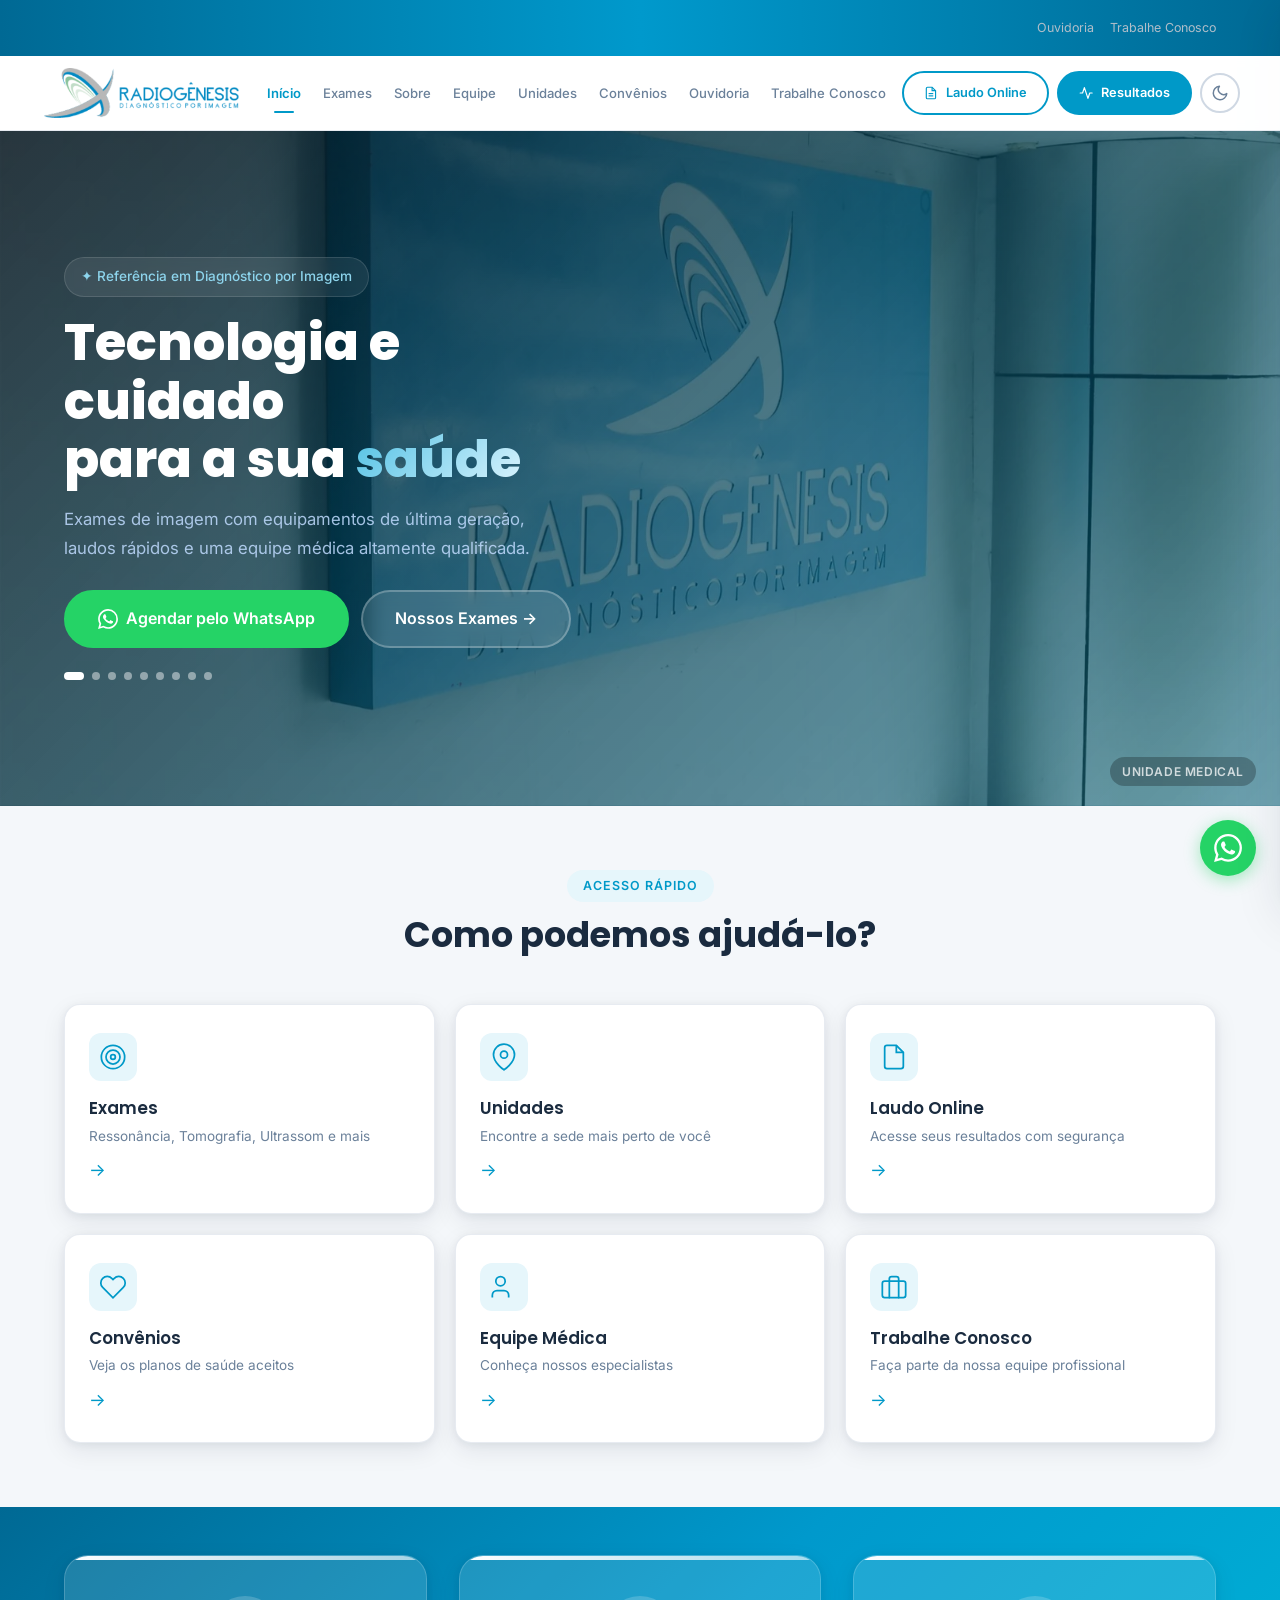
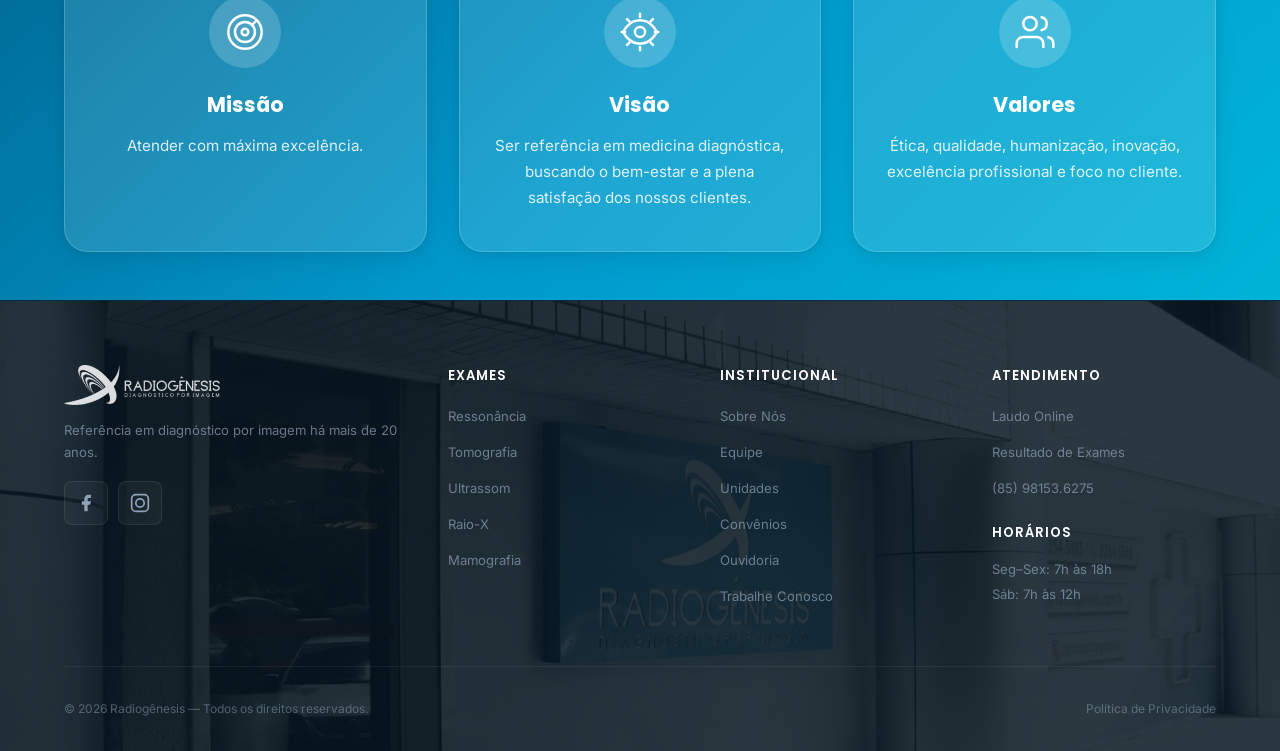
<file: index.html>
<!DOCTYPE html>
<html lang="pt-BR">
<head>
    <meta charset="UTF-8">
    <meta name="viewport" content="width=device-width, initial-scale=1.0, maximum-scale=5.0, user-scalable=yes">
    
    <!-- SEO -->
    <meta name="description" content="Radiogênesis — Diagnóstico por Imagem. Excelência em Ressonância, Tomografia, Ultrassom e mais.">
    <meta property="og:type" content="website">
    <meta property="og:url" content="https://teste-radiogenesis.netlify.app/">
    <meta property="og:title" content="Radiogênesis | Diagnóstico por Imagem">
    <meta property="og:description" content="Excelência em Ressonância, Tomografia, Ultrassom e mais. Três unidades em Fortaleza/CE.">
    <meta property="og:image" content="https://teste-radiogenesis.netlify.app/img/OpenGraph/og-image.webp">
    <meta property="og:image:width" content="1620">
    <meta property="og:image:height" content="1080">
    <meta property="og:locale" content="pt_BR">

    <title>Radiogênesis | Diagnóstico por Imagem</title>
    <link rel="canonical" href="https://teste-radiogenesis.netlify.app/">

    <!-- 🔵 PRELOAD (SOMENTE O QUE É CRÍTICO) -->
    <!-- Apenas a imagem inicial do hero -->
    <link rel="preload" as="image" href="img/inicio/medical.webp" type="image/webp">

    <!-- 🟡 PREFETCH (conteúdo futuro / SPA / carousel) -->
    <link rel="prefetch" href="img/unidades/medical.webp">
    <link rel="prefetch" href="img/unidades/hospital.webp">
    <link rel="prefetch" href="img/unidades/bs-tower.webp">

    <!-- ⚡ Conexões externas -->
    <link rel="preconnect" href="https://fonts.googleapis.com">
    <link rel="preconnect" href="https://fonts.gstatic.com" crossorigin>
    <link rel="dns-prefetch" href="https://api.whatsapp.com">

    <!-- 🎨 CSS crítico -->
    <link rel="stylesheet" href="assets/css/main.css">

    <!-- 🔤 Fontes (carregamento não bloqueante) -->
    <link href="https://fonts.googleapis.com/css2?family=Inter:wght@300;400;500;600;700;800&family=Poppins:wght@600;700;800&display=swap"
          rel="stylesheet"
          media="print"
          onload="this.media='all'">

    <noscript>
        <link href="https://fonts.googleapis.com/css2?family=Inter:wght@300;400;500;600;700;800&family=Poppins:wght@600;700;800&display=swap"
              rel="stylesheet">
    </noscript>

    <!-- 🧩 Ícones -->
    <link rel="icon" type="image/png" sizes="32x32" href="img/favicon.png">
    <link rel="icon" type="image/png" sizes="16x16" href="img/favicon.png">
    <link rel="apple-touch-icon" sizes="180x180" href="img/favicon-apple.png">
    <link rel="shortcut icon" href="img/favicon.png">
</head>
<body>

    <!-- ===== SVG SPRITE — ícones reutilizáveis ===== -->
    <svg style="display:none" aria-hidden="true">
        <symbol id="icon-whatsapp" viewBox="0 0 24 24">
            <path d="M17.472 14.382c-.297-.149-1.758-.867-2.03-.967-.273-.099-.471-.148-.67.15-.197.297-.767.966-.94 1.164-.173.199-.347.223-.644.075-.297-.15-1.255-.463-2.39-1.475-.883-.788-1.48-1.761-1.653-2.059-.173-.297-.018-.458.13-.606.134-.133.298-.347.446-.52.149-.174.198-.298.298-.497.099-.198.05-.371-.025-.52-.075-.149-.669-1.612-.916-2.207-.242-.579-.487-.5-.669-.51-.173-.008-.371-.01-.57-.01-.198 0-.52.074-.792.372-.272.297-1.04 1.016-1.04 2.479 0 1.462 1.065 2.875 1.213 3.074.149.198 2.096 3.2 5.077 4.487.709.306 1.262.489 1.694.625.712.227 1.36.195 1.871.118.571-.085 1.758-.719 2.006-1.413.248-.694.248-1.289.173-1.413-.074-.124-.272-.198-.57-.347m-5.421 7.403h-.004a9.87 9.87 0 01-5.031-1.378l-.361-.214-3.741.982.998-3.648-.235-.374a9.86 9.86 0 01-1.51-5.26c.001-5.45 4.436-9.884 9.888-9.884 2.64 0 5.122 1.03 6.988 2.898a9.825 9.825 0 012.893 6.994c-.003 5.45-4.437 9.884-9.885 9.884m8.413-18.297A11.815 11.815 0 0012.05 0C5.495 0 .16 5.335.157 11.892c0 2.096.547 4.142 1.588 5.945L.057 24l6.305-1.654a11.882 11.882 0 005.683 1.448h.005c6.554 0 11.89-5.335 11.893-11.893a11.821 11.821 0 00-3.48-8.413z"/>
        </symbol>
    </svg>

    <!-- ===== OVERLAY MOBILE ===== -->
    <div class="mobile-overlay" id="mobileOverlay"></div>

    <!-- ===== MENU MOBILE ===== -->
    <div class="mobile-menu" id="mobileMenu" role="dialog" aria-modal="true" aria-label="Menu de navegação">
        <div class="mobile-menu__content">
            <div class="mobile-menu__header">
                <button class="mobile-menu__close" id="mobileMenuClose" aria-label="Fechar menu">
                    <svg width="20" height="20" viewBox="0 0 24 24" fill="none" stroke="currentColor" stroke-width="2.5" stroke-linecap="round"><line x1="18" y1="6" x2="6" y2="18"/><line x1="6" y1="6" x2="18" y2="18"/></svg>
                </button>
            </div>
            <ul class="mobile-menu__list">
                <li><a href="#inicio" class="mobile-menu__link spa-link" data-page="inicio">Início</a></li>
                <li><a href="#exames" class="mobile-menu__link spa-link" data-page="exames">Exames</a></li>
                <li><a href="#sobre" class="mobile-menu__link spa-link" data-page="sobre">Sobre</a></li>
                <li><a href="#equipe" class="mobile-menu__link spa-link" data-page="equipe">Equipe</a></li>
                <li><a href="#unidades" class="mobile-menu__link spa-link" data-page="unidades">Unidades</a></li>
                <li><a href="#convenios" class="mobile-menu__link spa-link" data-page="convenios">Convênios</a></li>
                <li><a href="#ouvidoria" class="mobile-menu__link spa-link" data-page="ouvidoria">Ouvidoria</a></li>
                <li><a href="#trabalhe-conosco" class="mobile-menu__link spa-link" data-page="trabalhe-conosco">Trabalhe Conosco</a></li>
            </ul>
            <div class="mobile-menu__actions">
                <a href="https://radiogenesis.najasocial.com/users/sign_in?role=4" target="_blank" rel="noopener noreferrer" class="btn btn--outline btn--touch" style="width:100%;justify-content:center;">
                    <svg width="16" height="16" viewBox="0 0 24 24" fill="none" stroke="currentColor" stroke-width="2"><path d="M14 2H6a2 2 0 0 0-2 2v16a2 2 0 0 0 2 2h12a2 2 0 0 0 2-2V8z"/><polyline points="14 2 14 8 20 8"/></svg>
                    Laudo Online
                </a>
                <a href="https://radiogenesis.naja.app/portal/login" target="_blank" rel="noopener noreferrer" class="btn btn--primary btn--touch" style="width:100%;justify-content:center;">
                    <svg width="18" height="18" viewBox="0 0 24 24" fill="none" stroke="currentColor" stroke-width="2" stroke-linecap="round" stroke-linejoin="round"><path d="M22 12h-4l-3 9L9 3l-3 9H2"/></svg>
                    Resultado de Exame
                </a>
            </div>
        </div>
    </div>

    <!-- ===== TOP BAR ===== -->
    <div class="top-bar">
        <div class="container top-bar__inner">
            <div class="top-bar__left"></div>
            <div class="top-bar__right">
                <a href="#ouvidoria" class="top-bar__link spa-link" data-page="ouvidoria">Ouvidoria</a>
                <a href="#trabalhe-conosco" class="top-bar__link spa-link top-bar__link--hide-tablet" data-page="trabalhe-conosco">Trabalhe Conosco</a>
            </div>
        </div>
    </div>

    <!-- ===== HEADER ===== -->
    <header class="header" id="header">
        <div class="container header__inner">
            <a href="#inicio" class="header__logo spa-link" data-page="inicio">
                <img src="img/top.png" alt="Logo Radiogênesis" class="header__logo-img" width="180" height="50" fetchpriority="high">
            </a>
            <nav class="nav" id="nav">
                <ul class="nav__list">
                    <li><a href="#inicio" class="nav__link spa-link active" data-page="inicio">Início</a></li>
                    <li><a href="#exames" class="nav__link spa-link" data-page="exames">Exames</a></li>
                    <li><a href="#sobre" class="nav__link spa-link" data-page="sobre">Sobre</a></li>
                    <li><a href="#equipe" class="nav__link spa-link" data-page="equipe">Equipe</a></li>
                    <li><a href="#unidades" class="nav__link spa-link" data-page="unidades">Unidades</a></li>
                    <li><a href="#convenios" class="nav__link spa-link" data-page="convenios">Convênios</a></li>
                    <li><a href="#ouvidoria" class="nav__link spa-link" data-page="ouvidoria">Ouvidoria</a></li>
                    <li><a href="#trabalhe-conosco" class="nav__link spa-link" data-page="trabalhe-conosco">Trabalhe Conosco</a></li>
                </ul>
            </nav>
            <div class="header__actions">
                <a href="https://radiogenesis.najasocial.com/users/sign_in?role=4" class="btn btn--outline btn--sm header__btn-desktop" target="_blank" rel="noopener noreferrer" title="Laudo Online">
                    <svg width="18" height="18" viewBox="0 0 24 24" fill="none" stroke="currentColor" stroke-width="2"><path d="M14 2H6a2 2 0 0 0-2 2v16a2 2 0 0 0 2 2h12a2 2 0 0 0 2-2V8z"/><polyline points="14 2 14 8 20 8"/><line x1="16" y1="13" x2="8" y2="13"/><line x1="16" y1="17" x2="8" y2="17"/></svg>
                    <span class="btn__text">Laudo Online</span>
                </a>
                <a href="https://radiogenesis.naja.app/portal/login" target="_blank" class="btn btn--primary btn--sm header__btn-desktop" rel="noopener noreferrer" title="Área de Resultados">
                    <svg width="18" height="18" viewBox="0 0 24 24" fill="none" stroke="currentColor" stroke-width="2" stroke-linecap="round" stroke-linejoin="round"><path d="M22 12h-4l-3 9L9 3l-3 9H2"></path></svg>
                    <span class="btn__text">Resultados</span>
                </a>
                <button class="theme-toggle" id="themeToggle" aria-label="Alternar tema">
                    <svg class="icon-moon" width="18" height="18" viewBox="0 0 24 24" fill="none" stroke="currentColor" stroke-width="2" stroke-linecap="round" stroke-linejoin="round"><path d="M21 12.79A9 9 0 1 1 11.21 3 7 7 0 0 0 21 12.79z"/></svg>
                    <svg class="icon-sun" width="18" height="18" viewBox="0 0 24 24" fill="none" stroke="currentColor" stroke-width="2" stroke-linecap="round" stroke-linejoin="round"><circle cx="12" cy="12" r="5"/><line x1="12" y1="1" x2="12" y2="3"/><line x1="12" y1="21" x2="12" y2="23"/><line x1="4.22" y1="4.22" x2="5.64" y2="5.64"/><line x1="18.36" y1="18.36" x2="19.78" y2="19.78"/><line x1="1" y1="12" x2="3" y2="12"/><line x1="21" y1="12" x2="23" y2="12"/><line x1="4.22" y1="19.78" x2="5.64" y2="18.36"/><line x1="18.36" y1="5.64" x2="19.78" y2="4.22"/></svg>
                </button>
                <button class="hamburger" id="hamburger" aria-label="Abrir menu" aria-expanded="false">
                    <span class="hamburger__line"></span>
                    <span class="hamburger__line"></span>
                    <span class="hamburger__line"></span>
                </button>
            </div>
        </div>
    </header>

    <!-- ===== MAIN SPA ===== -->
    <main id="app">

        <!-- PAGE: INÍCIO -->
        <div class="page active" data-page="inicio">
            <section class="hero">
                <div class="hero__bg-carousel hero__bg-carousel--desktop" id="heroCarousel">
                    <div class="hero__bg-slide active" data-bg="img/inicio/medical.webp" data-label="Unidade Medical"></div>
                    <div class="hero__bg-slide" data-bg="img/inicio/medical1.webp" data-label="Unidade Medical"></div>
                    <div class="hero__bg-slide" data-bg="img/inicio/medical3.webp" data-label="Unidade Medical"></div>
                    <div class="hero__bg-slide" data-bg="img/inicio/hospital.webp" data-label="Unidade Hospital Gênesis"></div>
                    <div class="hero__bg-slide" data-bg="img/inicio/hospital1.webp" data-label="Unidade Hospital Gênesis"></div>
                    <div class="hero__bg-slide" data-bg="img/inicio/hospital2.webp" data-label="Unidade Hospital Gênesis"></div>
                    <div class="hero__bg-slide" data-bg="img/inicio/hospital3.webp" data-label="Unidade Hospital Gênesis"></div>
                    <div class="hero__bg-slide" data-bg="img/inicio/bstower0.webp" data-label="Unidade BS Tower"></div>
                    <div class="hero__bg-slide" data-bg="img/inicio/bstower1.webp" data-label="Unidade BS Tower"></div>
                    <div class="hero__bg-overlay"></div>
                </div>
                <div class="hero__bg-carousel hero__bg-carousel--mobile" id="heroCarouselMobile">
                    <div class="hero__bg-slide active" data-bg="img/mobile/medical0.webp" data-label="Unidade Medical"></div>
                    <div class="hero__bg-slide" data-bg="img/mobile/medical1.webp" data-label="Unidade Medical"></div>
                    <div class="hero__bg-slide" data-bg="img/mobile/medical2.webp" data-label="Unidade Medical"></div>
                    <div class="hero__bg-slide" data-bg="img/mobile/medical3.webp" data-label="Unidade Medical"></div>
                    <div class="hero__bg-slide" data-bg="img/mobile/medical4.webp" data-label="Unidade Medical"></div>
                    <div class="hero__bg-slide" data-bg="img/mobile/medical5.webp" data-label="Unidade Medical"></div>
                    <div class="hero__bg-overlay"></div>
                </div>
                <div class="container hero__inner">
                    <div class="hero__content">
                        <div class="hero__badge">✦ Referência em Diagnóstico por Imagem</div>
                        <h1 class="hero__title">Tecnologia e cuidado<br class="hero__br-desktop">para a sua <span class="text-gradient">saúde</span></h1>
                        <p class="hero__subtitle">Exames de imagem com equipamentos de última geração, laudos rápidos e uma equipe médica altamente qualificada.</p>
                        <div class="hero__actions">
                            <a href="https://api.whatsapp.com/send?l=pt_BR&phone=558532545885" target="_blank" class="btn btn--primary btn--lg btn--whatsapp btn--touch">
                                <svg width="20" height="20" fill="currentColor" aria-hidden="true"><use href="#icon-whatsapp"/></svg>
                                Agendar pelo WhatsApp
                            </a>
                            <a href="#exames" class="btn btn--glass btn--lg btn--touch spa-link" data-page="exames">Nossos Exames →</a>
                        </div>
                        <div class="hero__carousel-dots">
                            <button class="hero__carousel-dot active" data-index="0" aria-label="Slide 1"></button>
                            <button class="hero__carousel-dot" data-index="1" aria-label="Slide 2"></button>
                            <button class="hero__carousel-dot" data-index="2" aria-label="Slide 3"></button>
                            <button class="hero__carousel-dot" data-index="3" aria-label="Slide 4"></button>
                            <button class="hero__carousel-dot" data-index="4" aria-label="Slide 5"></button>
                            <button class="hero__carousel-dot" data-index="5" aria-label="Slide 6"></button>
                            <button class="hero__carousel-dot" data-index="6" aria-label="Slide 7"></button>
                            <button class="hero__carousel-dot" data-index="7" aria-label="Slide 8"></button>
                            <button class="hero__carousel-dot" data-index="8" aria-label="Slide 9"></button>
                        </div>
                    </div>
                    <div class="hero__visual"></div>
                </div>
                <div class="hero__slide-label" id="heroSlideLabel">Unidade Medical</div>
            </section>

            <section class="section section--soft">
                <div class="container">
                    <div class="section__header">
                        <span class="section__badge">Acesso Rápido</span>
                        <h2 class="section__title">Como podemos ajudá-lo?</h2>
                    </div>
                    <div class="quick-grid">
                        <a href="#exames" class="quick-card spa-link" data-page="exames">
                            <div class="quick-card__icon"><svg width="28" height="28" viewBox="0 0 24 24" fill="none" stroke="currentColor" stroke-width="1.5"><circle cx="12" cy="12" r="10"/><circle cx="12" cy="12" r="6"/><circle cx="12" cy="12" r="2"/></svg></div>
                            <h3>Exames</h3><p>Ressonância, Tomografia, Ultrassom e mais</p>
                            <span class="quick-card__arrow">→</span>
                        </a>
                        <a href="#unidades" class="quick-card spa-link" data-page="unidades">
                            <div class="quick-card__icon"><svg width="28" height="28" viewBox="0 0 24 24" fill="none" stroke="currentColor" stroke-width="1.5"><path d="M21 10c0 7-9 13-9 13s-9-6-9-13a9 9 0 0 1 18 0z"/><circle cx="12" cy="10" r="3"/></svg></div>
                            <h3>Unidades</h3><p>Encontre a sede mais perto de você</p>
                            <span class="quick-card__arrow">→</span>
                        </a>
                        <a href="https://radiogenesis.najasocial.com/users/sign_in?role=4" class="quick-card" target="_blank" rel="noopener noreferrer">
                            <div class="quick-card__icon"><svg width="28" height="28" viewBox="0 0 24 24" fill="none" stroke="currentColor" stroke-width="1.5"><path d="M14 2H6a2 2 0 0 0-2 2v16a2 2 0 0 0 2 2h12a2 2 0 0 0 2-2V8z"/><polyline points="14 2 14 8 20 8"/></svg></div>
                            <h3>Laudo Online</h3><p>Acesse seus resultados com segurança</p>
                            <span class="quick-card__arrow">→</span>
                        </a>
                        <a href="#convenios" class="quick-card spa-link" data-page="convenios">
                            <div class="quick-card__icon"><svg width="28" height="28" viewBox="0 0 24 24" fill="none" stroke="currentColor" stroke-width="1.5"><path d="M20.84 4.61a5.5 5.5 0 0 0-7.78 0L12 5.67l-1.06-1.06a5.5 5.5 0 0 0-7.78 7.78l1.06 1.06L12 21.23l7.78-7.78 1.06-1.06a5.5 5.5 0 0 0 0-7.78z"/></svg></div>
                            <h3>Convênios</h3><p>Veja os planos de saúde aceitos</p>
                            <span class="quick-card__arrow">→</span>
                        </a>
                        <a href="#equipe" class="quick-card spa-link" data-page="equipe">
                            <div class="quick-card__icon"><svg width="28" height="28" viewBox="0 0 24 24" fill="none" stroke="currentColor" stroke-width="1.5"><path d="M16 21v-2a4 4 0 0 0-4-4H6a4 4 0 0 0-4 4v2"/><circle cx="9" cy="7" r="4"/></svg></div>
                            <h3>Equipe Médica</h3><p>Conheça nossos especialistas</p>
                            <span class="quick-card__arrow">→</span>
                        </a>
                        <a href="#trabalhe-conosco" class="quick-card spa-link" data-page="trabalhe-conosco">
    <div class="quick-card__icon">
        <svg width="28" height="28" viewBox="0 0 24 24" fill="none" stroke="currentColor" stroke-width="1.5" stroke-linecap="round" stroke-linejoin="round">
            <rect x="2" y="7" width="20" height="14" rx="2" ry="2"></rect>
            <path d="M16 21V5a2 2 0 0 0-2-2h-4a2 2 0 0 0-2 2v16"></path>
        </svg>
    </div>
    <h3>Trabalhe Conosco</h3>
    <p>Faça parte da nossa equipe profissional</p>
    <span class="quick-card__arrow">→</span>
</a>
                    </div>
                </div>
            </section>

            <section class="section section--navy-strip">
                <div class="container">
                    <div class="mvv-grid">
                        <div class="mvv-card">
                            <div class="mvv-card__icon">
                                <svg width="40" height="40" viewBox="0 0 24 24" fill="none" stroke="currentColor" stroke-width="1.5" stroke-linecap="round" stroke-linejoin="round"><circle cx="12" cy="12" r="10"/><circle cx="12" cy="12" r="6"/><circle cx="12" cy="12" r="2"/><path d="m16.24 7.76 1.42-1.42"/><path d="m18.36 5.64.01-.01"/></svg>
                            </div>
                            <h3 class="mvv-card__title">Missão</h3>
                            <p class="mvv-card__text">Atender com máxima excelência.</p>
                        </div>
                        <div class="mvv-card">
                            <div class="mvv-card__icon">
                                <svg width="40" height="40" viewBox="0 0 24 24" fill="none" stroke="currentColor" stroke-width="1.5" stroke-linecap="round" stroke-linejoin="round"><path d="M2 12s3-7 10-7 10 7 10 7-3 7-10 7-10-7-10-7Z"/><circle cx="12" cy="12" r="3"/><path d="M12 1v2M12 21v2M4.22 4.22l1.42 1.42M18.36 18.36l1.42 1.42M1 12h2M21 12h2M4.22 19.78l1.42-1.42M18.36 5.64l1.42-1.42"/></svg>
                            </div>
                            <h3 class="mvv-card__title">Visão</h3>
                            <p class="mvv-card__text">Ser referência em medicina diagnóstica, buscando o bem-estar e a plena satisfação dos nossos clientes.</p>
                        </div>
                        <div class="mvv-card">
                            <div class="mvv-card__icon">
                                <svg width="40" height="40" viewBox="0 0 24 24" fill="none" stroke="currentColor" stroke-width="1.5" stroke-linecap="round" stroke-linejoin="round"><path d="M17 21v-2a4 4 0 0 0-4-4H5a4 4 0 0 0-4 4v2"/><circle cx="9" cy="7" r="4"/><path d="M23 21v-2a4 4 0 0 0-3-3.87"/><path d="M16 3.13a4 4 0 0 1 0 7.75"/></svg>
                            </div>
                            <h3 class="mvv-card__title">Valores</h3>
                            <p class="mvv-card__text">Ética, qualidade, humanização, inovação, excelência profissional e foco no cliente.</p>
                        </div>
                    </div>
                </div>
            </section>
        </div>
        <!-- FIM PAGE: INÍCIO -->

        <!-- PAGE: EXAMES -->
        <div class="page" data-page="exames">
            <div class="page-header">
                <div class="container">
                    <span class="section__badge section__badge--light">Nossos Serviços</span>
                    <h1 class="page-header__title">Exames e Procedimentos</h1>
                    <p class="page-header__sub">Equipamentos de última geração para diagnósticos precisos.</p>
                </div>
            </div>
            <section class="section section--soft">
                <div class="container">
                    <div class="exames-grid">
                        <div class="exam-card">
                            <div class="exam-card__icon"><svg width="32" height="32" viewBox="0 0 24 24" fill="none" stroke="currentColor" stroke-width="1.5"><circle cx="12" cy="12" r="10"/><circle cx="12" cy="12" r="6"/><circle cx="12" cy="12" r="2"/></svg></div>
                            <h3 class="exam-card__title">Ressonância Magnética</h3>
                            <p class="exam-card__desc">Imagens detalhadas sem radiação, ideal para tecidos moles e articulações.</p>
                            <div class="exam-card__actions">
                                <a href="https://api.whatsapp.com/send?phone=558532545885&text=Ol%C3%A1!%20Gostaria%20de%20agendar%20uma%20Resson%C3%A2ncia%20Magn%C3%A9tica." target="_blank" rel="noopener noreferrer" class="btn btn--primary">Agendar</a>
                                <a href="https://radiogenesis.najasocial.com/users/sign_in?role=4" target="_blank" rel="noopener noreferrer" class="btn btn--outline">Resultado</a>
                                <a href="#exames/ressonancia-magnetica" class="btn btn--info spa-exame">Saiba Mais</a>
                            </div>
                        </div>
                        <div class="exam-card">
                            <div class="exam-card__icon"><svg width="32" height="32" viewBox="0 0 24 24" fill="none" stroke="currentColor" stroke-width="1.5"><rect x="2" y="3" width="20" height="14" rx="2"/><line x1="8" y1="21" x2="16" y2="21"/><line x1="12" y1="17" x2="12" y2="21"/></svg></div>
                            <h3 class="exam-card__title">Tomografia Computadorizada</h3>
                            <p class="exam-card__desc">Diagnósticos rápidos com tecnologia multidetectores.</p>
                            <div class="exam-card__actions">
                                <a href="https://api.whatsapp.com/send?l=pt_BR&phone=558532545885&text=Ol%C3%A1!%20Gostaria%20de%20agendar%20uma%20Tomografia." target="_blank" rel="noopener noreferrer" class="btn btn--primary">Agendar</a>
                                <a href="https://radiogenesis.najasocial.com/users/sign_in?role=4" target="_blank" rel="noopener noreferrer" class="btn btn--outline">Resultado</a>
                                <a href="#exames/tomografia-computadorizada" class="btn btn--info spa-exame">Saiba Mais</a>
                            </div>
                        </div>
                        <div class="exam-card">
                            <div class="exam-card__icon"><svg width="32" height="32" viewBox="0 0 24 24" fill="none" stroke="currentColor" stroke-width="1.5" stroke-linecap="round" stroke-linejoin="round"><circle cx="12" cy="12" r="9"/><path d="M12 8v8M8 12h8"/><path d="m20 4-4 4"/></svg></div>
                            <h3 class="exam-card__title">Biópsia, Punção e Marcação Cirúrgica</h3>
                            <p class="exam-card__desc">Biópsias, punções (PAAF) e marcações pré-cirúrgicas guiadas por imagem para máxima segurança.</p>
                            <div class="exam-card__actions">
                                <a href="https://api.whatsapp.com/send?l=pt_BR&phone=558532545885&text=Ol%C3%A1!%20Gostaria%20de%20agendar%20uma%20Bi%C3%B3psia." target="_blank" rel="noopener noreferrer" class="btn btn--primary">Agendar</a>
                                <a href="https://radiogenesis.najasocial.com/users/sign_in?role=4" target="_blank" rel="noopener noreferrer" class="btn btn--outline">Resultado</a>
                                <a href="#exames/biopsia-puncao-marcacao" class="btn btn--info spa-exame">Saiba Mais</a>
                            </div>
                        </div>
                        <div class="exam-card">
                            <div class="exam-card__icon"><svg width="32" height="32" viewBox="0 0 24 24" fill="none" stroke="currentColor" stroke-width="1.5"><path d="M22 12h-4l-3 9L9 3l-3 9H2"/></svg></div>
                            <h3 class="exam-card__title">Ultrassonografia Geral</h3>
                            <p class="exam-card__desc">Exame não invasivo para avaliação de órgãos e estruturas.</p>
                            <div class="exam-card__actions">
                                <a href="https://api.whatsapp.com/send?l=pt_BR&phone=558532545885&text=Ol%C3%A1!%20Gostaria%20de%20agendar%20uma%20Ultrassonografia." target="_blank" rel="noopener noreferrer" class="btn btn--primary">Agendar</a>
                                <a href="https://radiogenesis.najasocial.com/users/sign_in?role=4" target="_blank" rel="noopener noreferrer" class="btn btn--outline">Resultado</a>
                                <a href="#exames/ultrassonografia-geral" class="btn btn--info spa-exame">Saiba Mais</a>
                            </div>
                        </div>
                        <div class="exam-card">
                            <div class="exam-card__icon"><svg width="32" height="32" viewBox="0 0 24 24" fill="none" stroke="currentColor" stroke-width="1.5"><rect x="3" y="3" width="18" height="18" rx="2"/><line x1="12" y1="8" x2="12" y2="16"/><line x1="8" y1="12" x2="16" y2="12"/></svg></div>
                            <h3 class="exam-card__title">Raio-X Digital</h3>
                            <p class="exam-card__desc">Menor exposição à radiação e imagens de alta qualidade.</p>
                            <div class="exam-card__actions">
                                <a href="https://api.whatsapp.com/send?l=pt_BR&phone=558532545885&text=Ol%C3%A1!%20Gostaria%20de%20agendar%20um%20Raio-X." target="_blank" rel="noopener noreferrer" class="btn btn--primary">Agendar</a>
                                <a href="https://radiogenesis.najasocial.com/users/sign_in?role=4" target="_blank" rel="noopener noreferrer" class="btn btn--outline">Resultado</a>
                                <a href="#exames/raio-x-digital" class="btn btn--info spa-exame">Saiba Mais</a>
                            </div>
                        </div>
                        <div class="exam-card">
                            <div class="exam-card__icon"><svg width="32" height="32" viewBox="0 0 24 24" fill="none" stroke="currentColor" stroke-width="1.5"><path d="M20.84 4.61a5.5 5.5 0 0 0-7.78 0L12 5.67l-1.06-1.06a5.5 5.5 0 0 0-7.78 7.78l1.06 1.06L12 21.23l7.78-7.78 1.06-1.06a5.5 5.5 0 0 0 0-7.78z"/></svg></div>
                            <h3 class="exam-card__title">Mamografia Digital</h3>
                            <p class="exam-card__desc">Detecção precoce com tecnologia digital de alta definição.</p>
                            <div class="exam-card__actions">
                                <a href="https://api.whatsapp.com/send?l=pt_BR&phone=558532545885&text=Ol%C3%A1!%20Gostaria%20de%20agendar%20uma%20Mamografia." target="_blank" rel="noopener noreferrer" class="btn btn--primary">Agendar</a>
                                <a href="https://radiogenesis.najasocial.com/users/sign_in?role=4" target="_blank" rel="noopener noreferrer" class="btn btn--outline">Resultado</a>
                                <a href="#exames/mamografia-digital" class="btn btn--info spa-exame">Saiba Mais</a>
                            </div>
                        </div>
                        <div class="exam-card">
                            <div class="exam-card__icon"><svg width="32" height="32" viewBox="0 0 24 24" fill="none" stroke="currentColor" stroke-width="1.5" stroke-linecap="round" stroke-linejoin="round"><path d="M2 12s3-7 10-7 10 7 10 7-3 7-10 7-10-7-10-7Z"/><circle cx="12" cy="12" r="3"/></svg></div>
                            <h3 class="exam-card__title">Ultrassonografia com Doppler</h3>
                            <p class="exam-card__desc">Avaliação detalhada do fluxo sanguíneo nos vasos em tempo real para diagnósticos vasculares precisos.</p>
                            <div class="exam-card__actions">
                                <a href="https://api.whatsapp.com/send?l=pt_BR&phone=558532545885&text=Ol%C3%A1!%20Gostaria%20de%20agendar%20um%20Doppler." target="_blank" rel="noopener noreferrer" class="btn btn--primary">Agendar</a>
                                <a href="https://radiogenesis.najasocial.com/users/sign_in?role=4" target="_blank" rel="noopener noreferrer" class="btn btn--outline">Resultado</a>
                                <a href="#exames/ultrassonografia-doppler" class="btn btn--info spa-exame">Saiba Mais</a>
                            </div>
                        </div>
                        <div class="exam-card">
                            <div class="exam-card__icon"><svg width="32" height="32" viewBox="0 0 24 24" fill="none" stroke="currentColor" stroke-width="1.5"><path d="M12 2L2 7l10 5 10-5-10-5z"/><path d="M2 17l10 5 10-5"/><path d="M2 12l10 5 10-5"/></svg></div>
                            <h3 class="exam-card__title">Densitometria Óssea</h3>
                            <p class="exam-card__desc">Avaliação da densidade mineral óssea para diagnóstico de osteoporose.</p>
                            <div class="exam-card__actions">
                                <a href="https://api.whatsapp.com/send?l=pt_BR&phone=558532545885&text=Ol%C3%A1!%20Gostaria%20de%20agendar%20uma%20Densitometria." target="_blank" rel="noopener noreferrer" class="btn btn--primary">Agendar</a>
                                <a href="https://radiogenesis.najasocial.com/users/sign_in?role=4" target="_blank" rel="noopener noreferrer" class="btn btn--outline">Resultado</a>
                                <a href="#exames/densitometria-ossea" class="btn btn--info spa-exame">Saiba Mais</a>
                            </div>
                        </div>
                        <div class="exam-card">
                            <div class="exam-card__icon"><svg width="32" height="32" viewBox="0 0 24 24" fill="none" stroke="currentColor" stroke-width="1.5" stroke-linecap="round" stroke-linejoin="round"><path d="M12 22s8-4 8-10V5l-8-3-8 3v7c0 6 8 10 8 10z"/><line x1="12" y1="8" x2="12" y2="16"/><line x1="8" y1="12" x2="16" y2="12"/></svg></div>
                            <h3 class="exam-card__title">Mamotomia</h3>
                            <p class="exam-card__desc">Procedimento de biópsia minimamente invasivo guiado por imagem com alta precisão.</p>
                            <div class="exam-card__actions">
                                <a href="https://api.whatsapp.com/send?l=pt_BR&phone=558532545885&text=Ol%C3%A1!%20Gostaria%20de%20agendar%20uma%20Mamotomia." target="_blank" rel="noopener noreferrer" class="btn btn--primary">Agendar</a>
                                <a href="https://radiogenesis.najasocial.com/users/sign_in?role=4" target="_blank" rel="noopener noreferrer" class="btn btn--outline">Resultado</a>
                                <a href="#exames/mamotomia" class="btn btn--info spa-exame">Saiba Mais</a>
                            </div>
                        </div>
                    </div>
                </div>
            </section>
        </div>

        <!-- PAGE: SOBRE -->
        <div class="page" data-page="sobre">
            <div class="page-header"><div class="container"><span class="section__badge section__badge--light">Institucional</span><h1 class="page-header__title">Quem Somos</h1><p class="page-header__sub">Tradição e inovação há mais de 20 anos.</p></div></div>

            <section class="section section--soft">
                <div class="container">
                    <div class="about">
                        <div class="about__image">
                            <div class="about__video-wrapper">
                                <p id="video-desc" class="sr-only">Vídeo institucional da Radiogênesis mostrando as instalações, equipamentos de diagnóstico por imagem e a equipe médica das unidades em Fortaleza.</p>
                                <div class="rg-player" id="rgPlayer">
                                    <video class="rg-player__video" src="vid/radiogenesis.mp4" preload="none" playsinline
                                        poster="img/OpenGraph/og-image.webp"
                                        aria-label="Vídeo institucional Radiogênesis"
                                        aria-describedby="video-desc">
                                        Seu navegador não suporta vídeo HTML5.
                                    </video>
                                    <button class="rg-player__big-play" aria-label="Reproduzir vídeo">
                                        <svg width="32" height="32" viewBox="0 0 24 24" fill="currentColor"><polygon points="5 3 19 12 5 21 5 3"/></svg>
                                    </button>
                                    <div class="rg-player__controls">
                                        <button class="rg-player__btn rg-player__play" aria-label="Play/Pause">
                                            <svg class="icon-play" width="18" height="18" viewBox="0 0 24 24" fill="currentColor"><polygon points="5 3 19 12 5 21 5 3"/></svg>
                                            <svg class="icon-pause" width="18" height="18" viewBox="0 0 24 24" fill="currentColor" style="display:none"><rect x="6" y="4" width="4" height="16"/><rect x="14" y="4" width="4" height="16"/></svg>
                                        </button>
                                        <span class="rg-player__time rg-player__time--current">0:00</span>
                                        <div class="rg-player__progress">
                                            <div class="rg-player__progress-bar"></div>
                                            <div class="rg-player__progress-fill"></div>
                                        </div>
                                        <span class="rg-player__time rg-player__time--total">0:00</span>
                                        <button class="rg-player__btn rg-player__mute" aria-label="Mudo/Som">
                                            <svg class="icon-sound" width="18" height="18" viewBox="0 0 24 24" fill="none" stroke="currentColor" stroke-width="2"><polygon points="11 5 6 9 2 9 2 15 6 15 11 19 11 5"/><path d="M15.54 8.46a5 5 0 0 1 0 7.07"/><path d="M19.07 4.93a10 10 0 0 1 0 14.14"/></svg>
                                            <svg class="icon-muted" width="18" height="18" viewBox="0 0 24 24" fill="none" stroke="currentColor" stroke-width="2" style="display:none"><polygon points="11 5 6 9 2 9 2 15 6 15 11 19 11 5"/><line x1="23" y1="9" x2="17" y2="15"/><line x1="17" y1="9" x2="23" y2="15"/></svg>
                                        </button>
                                        <button class="rg-player__btn rg-player__fullscreen" aria-label="Tela cheia">
                                            <svg width="18" height="18" viewBox="0 0 24 24" fill="none" stroke="currentColor" stroke-width="2"><polyline points="15 3 21 3 21 9"/><polyline points="9 21 3 21 3 15"/><line x1="21" y1="3" x2="14" y2="10"/><line x1="3" y1="21" x2="10" y2="14"/></svg>
                                        </button>
                                    </div>
                                </div>
                            </div>
                        </div>
                        <div class="about__content">
                            <p class="about__text">A <strong>Radiogênesis</strong> é referência em diagnóstico por imagem há mais de 20 anos. Combinamos tecnologia de ponta com atendimento humanizado.</p>
                            <p class="about__text">Nossas três unidades contam com aparelhos de última geração e uma equipe de médicos especialistas comprometidos com qualidade.</p>
                            <div class="about__features">
                                <div class="about__feature"><div class="about__feature-icon" style="background:var(--primary-color)">✓</div><span>Equipamentos de última geração</span></div>
                                <div class="about__feature"><div class="about__feature-icon" style="background:var(--primary-color)">✓</div><span>Equipe médica especializada</span></div>
                                <div class="about__feature"><div class="about__feature-icon" style="background:var(--primary-color)">✓</div><span>Laudos em até 3 dias úteis</span></div>
                                <div class="about__feature"><div class="about__feature-icon" style="background:var(--primary-color)">✓</div><span>Atendimento humanizado</span></div>
                            </div>
                        </div>
                    </div>
                </div>
            </section>

            <section class="section section--white">
                <div class="container">
                    <div class="about-historia">
                        <div class="about-historia__content">
                            <span class="section__badge">Nossa Trajetória</span>
                            <h2 class="section__title" style="text-align:left;margin-top:8px">História da Clínica</h2>
                            <p class="about__text">A Radiogênesis conta hoje com modernos aparelhos de Ultrassonografia, Tomografia Computadorizada e Densitometria, destacando-se com o mais moderno mamógrafo digital da cidade. Mas nem sempre foi assim.</p>
                            <p class="about__text">A história da Radiogênesis começou em 2005, quando, dentro do Hospital Gênesis, funcionava um pequeno serviço de imagem destinado aos pacientes internados e voltado para a área obstétrica.</p>
                            <p class="about__text">Dr. José Gerardo, médico renomado e de mente visionária, juntou-se à sua filha, Dra. Ana Maria, ambos obstetras. Convidou as Dras. Núbia e Adriana Pontes, duas experientes ultrassonografistas, e os radiologistas Drs. Ricardo Rocha, Rodrigo Martins e Eduardo Portela — e assim foi criada a equipe Radiogênesis.</p>
                            <p class="about__text">Começaram em um espaço pequeno, mas com dedicação, reconhecimento e investimentos contínuos em tecnologia avançada e inovação, a clínica cresceu e oferece hoje diagnósticos com alto índice de precisão.</p>
                        </div>
                        <div class="about-historia__timeline">
                            <div class="timeline-item">
                                <div class="timeline-item__dot"></div>
                                <div class="timeline-item__body">
                                    <span class="timeline-item__year">2000</span>
                                    <p class="timeline-item__text">Fundação da Radiogênesis — Unidade Medical</p>
                                </div>
                            </div>
                            <div class="timeline-item">
                                <div class="timeline-item__dot"></div>
                                <div class="timeline-item__body">
                                    <span class="timeline-item__year">2010</span>
                                    <p class="timeline-item__text">Abertura da Unidade Hospital Gênesis</p>
                                </div>
                            </div>
                            <div class="timeline-item">
                                <div class="timeline-item__dot"></div>
                                <div class="timeline-item__body">
                                    <span class="timeline-item__year">2021</span>
                                    <p class="timeline-item__text">Inauguração da Unidade BS Tower</p>
                                </div>
                            </div>
                            <div class="timeline-item">
                                <div class="timeline-item__dot"></div>
                                <div class="timeline-item__body">
                                    <span class="timeline-item__year">Hoje</span>
                                    <p class="timeline-item__text">Mais de 150 mil exames realizados e referência em diagnóstico no Ceará</p>
                                </div>
                            </div>
                        </div>
                    </div>
                </div>
            </section>

            <section class="section section--soft sobre-galeria-section">
                <div class="container">
                    <div class="section__header">
                        <span class="section__badge">Nossas Instalações</span>
                        <h2 class="section__title">Conheça a Radiogênesis</h2>
                        <p class="section__sub">Em breve, fotos das nossas unidades e equipamentos.</p>
                    </div>
                    <div class="sobre-slider" id="sobreSlider">
                        <div class="sobre-slider__main">
                            <div class="sobre-slider__main-inner" id="sobreSliderMain">
                                <div class="sobre-placeholder sobre-placeholder--main">
                                    <svg width="48" height="48" viewBox="0 0 24 24" fill="none" stroke="currentColor" stroke-width="1" aria-hidden="true"><rect x="3" y="3" width="18" height="18" rx="2"/><circle cx="8.5" cy="8.5" r="1.5"/><polyline points="21 15 16 10 5 21"/></svg>
                                    <span>Recepção — Unidade Medical</span>
                                </div>
                            </div>
                            <button class="sobre-slider__arrow sobre-slider__arrow--prev" id="sliderPrev" aria-label="Anterior">
                                <svg width="20" height="20" viewBox="0 0 24 24" fill="none" stroke="currentColor" stroke-width="2.5" stroke-linecap="round"><polyline points="15 18 9 12 15 6"/></svg>
                            </button>
                            <button class="sobre-slider__arrow sobre-slider__arrow--next" id="sliderNext" aria-label="Próximo">
                                <svg width="20" height="20" viewBox="0 0 24 24" fill="none" stroke="currentColor" stroke-width="2.5" stroke-linecap="round"><polyline points="9 18 15 12 9 6"/></svg>
                            </button>
                            <div class="sobre-slider__counter">
                                <span id="sliderCurrent">1</span> / <span id="sliderTotal">6</span>
                            </div>
                        </div>
                        <div class="sobre-slider__thumbs" id="sobreSliderThumbs">
                            <button class="sobre-slider__thumb active" data-index="0" aria-label="Ver foto 1"><div class="sobre-placeholder sobre-placeholder--thumb"><svg width="20" height="20" viewBox="0 0 24 24" fill="none" stroke="currentColor" stroke-width="1" aria-hidden="true"><rect x="3" y="3" width="18" height="18" rx="2"/><circle cx="8.5" cy="8.5" r="1.5"/><polyline points="21 15 16 10 5 21"/></svg><span>Recepção</span></div></button>
                            <button class="sobre-slider__thumb" data-index="1" aria-label="Ver foto 2"><div class="sobre-placeholder sobre-placeholder--thumb"><svg width="20" height="20" viewBox="0 0 24 24" fill="none" stroke="currentColor" stroke-width="1" aria-hidden="true"><circle cx="12" cy="12" r="10"/><circle cx="12" cy="12" r="6"/><circle cx="12" cy="12" r="2"/></svg><span>Ressonância</span></div></button>
                            <button class="sobre-slider__thumb" data-index="2" aria-label="Ver foto 3"><div class="sobre-placeholder sobre-placeholder--thumb"><svg width="20" height="20" viewBox="0 0 24 24" fill="none" stroke="currentColor" stroke-width="1" aria-hidden="true"><rect x="2" y="3" width="20" height="14" rx="2"/><line x1="8" y1="21" x2="16" y2="21"/><line x1="12" y1="17" x2="12" y2="21"/></svg><span>Tomografia</span></div></button>
                            <button class="sobre-slider__thumb" data-index="3" aria-label="Ver foto 4"><div class="sobre-placeholder sobre-placeholder--thumb"><svg width="20" height="20" viewBox="0 0 24 24" fill="none" stroke="currentColor" stroke-width="1" aria-hidden="true"><path d="M22 12h-4l-3 9L9 3l-3 9H2"/></svg><span>Ultrassom</span></div></button>
                            <button class="sobre-slider__thumb" data-index="4" aria-label="Ver foto 5"><div class="sobre-placeholder sobre-placeholder--thumb"><svg width="20" height="20" viewBox="0 0 24 24" fill="none" stroke="currentColor" stroke-width="1" aria-hidden="true"><path d="M21 10c0 7-9 13-9 13s-9-6-9-13a9 9 0 0 1 18 0z"/><circle cx="12" cy="10" r="3"/></svg><span>Hosp. Gênesis</span></div></button>
                            <button class="sobre-slider__thumb" data-index="5" aria-label="Ver foto 6"><div class="sobre-placeholder sobre-placeholder--thumb"><svg width="20" height="20" viewBox="0 0 24 24" fill="none" stroke="currentColor" stroke-width="1" aria-hidden="true"><path d="M21 10c0 7-9 13-9 13s-9-6-9-13a9 9 0 0 1 18 0z"/><circle cx="12" cy="10" r="3"/></svg><span>BS Tower</span></div></button>
                        </div>
                    </div>
                </div>
            </section>

            <section class="section section--white">
                <div class="container">
                    <div class="section__header">
                        <span class="section__badge">Nossa Identidade</span>
                        <h2 class="section__title">Missão, Visão e Valores</h2>
                    </div>
                    <div class="mvv-grid">
                        <div class="mvv-card">
                            <div class="mvv-card__icon"><svg width="40" height="40" viewBox="0 0 24 24" fill="none" stroke="currentColor" stroke-width="1.5" stroke-linecap="round" stroke-linejoin="round"><circle cx="12" cy="12" r="10"/><circle cx="12" cy="12" r="6"/><circle cx="12" cy="12" r="2"/><path d="m16.24 7.76 1.42-1.42"/><path d="m18.36 5.64.01-.01"/></svg></div>
                            <h3 class="mvv-card__title">Missão</h3>
                            <p class="mvv-card__text">Atender com máxima excelência.</p>
                        </div>
                        <div class="mvv-card">
                            <div class="mvv-card__icon"><svg width="40" height="40" viewBox="0 0 24 24" fill="none" stroke="currentColor" stroke-width="1.5" stroke-linecap="round" stroke-linejoin="round"><path d="M2 12s3-7 10-7 10 7 10 7-3 7-10 7-10-7-10-7Z"/><circle cx="12" cy="12" r="3"/><path d="M12 1v2M12 21v2M4.22 4.22l1.42 1.42M18.36 18.36l1.42 1.42M1 12h2M21 12h2M4.22 19.78l1.42-1.42M18.36 5.64l1.42-1.42"/></svg></div>
                            <h3 class="mvv-card__title">Visão</h3>
                            <p class="mvv-card__text">Ser referência em medicina diagnóstica, buscando o bem-estar e a plena satisfação dos nossos clientes.</p>
                        </div>
                        <div class="mvv-card">
                            <div class="mvv-card__icon"><svg width="40" height="40" viewBox="0 0 24 24" fill="none" stroke="currentColor" stroke-width="1.5" stroke-linecap="round" stroke-linejoin="round"><path d="M17 21v-2a4 4 0 0 0-4-4H5a4 4 0 0 0-4 4v2"/><circle cx="9" cy="7" r="4"/><path d="M23 21v-2a4 4 0 0 0-3-3.87"/><path d="M16 3.13a4 4 0 0 1 0 7.75"/></svg></div>
                            <h3 class="mvv-card__title">Valores</h3>
                            <p class="mvv-card__text">Ética, qualidade, humanização, inovação, excelência profissional e foco no cliente.</p>
                        </div>
                    </div>
                </div>
            </section>
        </div>

        <!-- PAGE: EQUIPE -->
        <div class="page" data-page="equipe">
            <div class="page-header"><div class="container"><span class="section__badge section__badge--light">Corpo Clínico</span><h1 class="page-header__title">Equipe Médica</h1><p class="page-header__sub">Profissionais dedicados ao diagnóstico preciso.</p></div></div>
            <section class="section section--soft"><div class="container"><div class="team-grid">
                <div class="team-card"><div class="team-card__photo"><img loading="lazy" src="img/Equipe-Medica/Dr Eduardo Portela.webp" alt="Dr. Eduardo Portela" class="team-img" width="320" height="320"></div><div class="team-card__info"><h3 class="team-card__name">Dr. Eduardo Portela</h3><p class="team-card__role">Ultrassonografia</p><p class="team-card__crm">CRM/5579</p></div></div>
                <div class="team-card"><div class="team-card__photo"><div class="team-card__placeholder"><svg width="48" height="48" viewBox="0 0 24 24" fill="none" stroke="currentColor" stroke-width="1" opacity="0.3" aria-hidden="true"><circle cx="12" cy="8" r="5"/><path d="M3 21v-2a7 7 0 0 1 14 0v2"/></svg></div></div><div class="team-card__info"><h3 class="team-card__name">Dra. Adriana Moreira Pontes</h3><p class="team-card__role">Ultrassonografia</p><p class="team-card__crm">CRM/3820</p></div></div>
                <div class="team-card"><div class="team-card__photo"><div class="team-card__placeholder"><svg width="48" height="48" viewBox="0 0 24 24" fill="none" stroke="currentColor" stroke-width="1" opacity="0.3" aria-hidden="true"><circle cx="12" cy="8" r="5"/><path d="M3 21v-2a7 7 0 0 1 14 0v2"/></svg></div></div><div class="team-card__info"><h3 class="team-card__name">Dra. Ana Mª Leopercio Pontes</h3><p class="team-card__role">Ultrassonografia</p><p class="team-card__crm">CRM/4575</p></div></div>
                <div class="team-card"><div class="team-card__photo"><div class="team-card__placeholder"><svg width="48" height="48" viewBox="0 0 24 24" fill="none" stroke="currentColor" stroke-width="1" opacity="0.3" aria-hidden="true"><circle cx="12" cy="8" r="5"/><path d="M3 21v-2a7 7 0 0 1 14 0v2"/></svg></div></div><div class="team-card__info"><h3 class="team-card__name">Dra. Núbia Moreira Melo</h3><p class="team-card__role">Ultrassonografia</p><p class="team-card__crm">CRM/3152</p></div></div>
                <div class="team-card"><div class="team-card__photo"><div class="team-card__placeholder"><svg width="48" height="48" viewBox="0 0 24 24" fill="none" stroke="currentColor" stroke-width="1" opacity="0.3" aria-hidden="true"><circle cx="12" cy="8" r="5"/><path d="M3 21v-2a7 7 0 0 1 14 0v2"/></svg></div></div><div class="team-card__info"><h3 class="team-card__name">Dr. Rodrigo Martins Nogueira</h3><p class="team-card__role">Radiologista</p><p class="team-card__crm">CRM/6495</p></div></div>
                <div class="team-card"><div class="team-card__photo"><div class="team-card__placeholder"><svg width="48" height="48" viewBox="0 0 24 24" fill="none" stroke="currentColor" stroke-width="1" opacity="0.3" aria-hidden="true"><circle cx="12" cy="8" r="5"/><path d="M3 21v-2a7 7 0 0 1 14 0v2"/></svg></div></div><div class="team-card__info"><h3 class="team-card__name">Dr. Ricardo Mendonça Rocha</h3><p class="team-card__role">Radiologista</p><p class="team-card__crm">CRM/6759</p></div></div>
            </div></div></section>
        </div>

        <!-- PAGE: UNIDADES -->
        <div class="page" data-page="unidades">
            <div class="page-header"><div class="container"><span class="section__badge section__badge--light">Localização</span><h1 class="page-header__title">Nossas Unidades</h1><p class="page-header__sub">Três endereços para melhor atendê-lo.</p></div></div>
            <section class="section section--soft"><div class="container"><div class="units-grid">
                <div class="unit-card">
                    <div class="unit-card__header"><div class="unit-card__badge unit-card__badge--centro">Unidade Medical</div></div>
                    <div class="unit-card__map"><img loading="lazy" src="img/unidades/medical.webp" alt="Fachada da Unidade Medical" class="unit-img" width="400" height="180" decoding="async"></div>
                    <div class="unit-card__body">
                        <div class="unit-card__row"><svg width="18" height="18" viewBox="0 0 24 24" fill="none" stroke="var(--primary-500)" stroke-width="2"><path d="M21 10c0 7-9 13-9 13s-9-6-9-13a9 9 0 0 1 18 0z"/><circle cx="12" cy="10" r="3"/></svg><div><strong>Endereço</strong><p>Rua Antônio Augusto, 1271 - Aldeota,<br>Fortaleza/CE — CEP: 60110-370</p></div></div>
                        <div class="unit-card__row"><svg width="18" height="18" viewBox="0 0 24 24" fill="none" stroke="var(--primary-500)" stroke-width="2"><circle cx="12" cy="12" r="10"/><polyline points="12 6 12 12 16 14"/></svg><div><strong>Agendamento</strong><p>Seg–Sex: 8h às 18h<br>Sábado: 8h às 12h</p><strong style="margin-top:6px;display:block">Realização de Exames</strong><p>Seg–Sex: 7h às 18h<br>Sábado: 7h às 11h</p></div></div>
                        <div class="unit-card__row"><svg width="18" height="18" viewBox="0 0 24 24" fill="none" stroke="var(--primary-500)" stroke-width="2"><path d="M22 16.92v3a2 2 0 0 1-2.18 2 19.79 19.79 0 0 1-8.63-3.07 19.5 19.5 0 0 1-6-6 19.79 19.79 0 0 1-3.07-8.67A2 2 0 0 1 4.11 2h3a2 2 0 0 1 2 1.72c.127.96.361 1.903.7 2.81a2 2 0 0 1-.45 2.11L8.09 9.91a16 16 0 0 0 6 6l1.27-1.27a2 2 0 0 1 2.11-.45c.907.339 1.85.573 2.81.7A2 2 0 0 1 22 16.92z"/></svg><div><strong>Telefone</strong><p><a href="tel:+558532545885">(85) 3254-5885</a> &nbsp;·&nbsp; <a href="https://api.whatsapp.com/send?l=pt_BR&phone=558532545885" target="_blank" rel="noopener noreferrer" style="color:var(--primary-500);display:inline-flex;align-items:center;gap:4px;"><svg width="15" height="15" fill="var(--primary-500)" aria-hidden="true"><use href="#icon-whatsapp"/></svg>(85) 3254-5885</a></p></div></div>
                    </div>
                    <div class="unit-card__footer">
                        <a href="https://maps.google.com/maps?ll=-3.731614,-38.513707&z=14&t=m&hl=pt-BR&gl=BR&mapclient=embed&cid=15627205103982469363" target="_blank" rel="noopener noreferrer" class="btn btn--primary btn--sm btn--touch">Como Chegar</a>
                        <a href="https://api.whatsapp.com/send?l=pt_BR&phone=558532545885" target="_blank" rel="noopener noreferrer" class="btn btn--outline btn--sm btn--touch">Agendar</a>
                    </div>
                </div>
                <div class="unit-card">
                    <div class="unit-card__header"><div class="unit-card__badge unit-card__badge--norte">Unidade Hospital Gênesis</div></div>
                    <div class="unit-card__map"><img loading="lazy" src="img/unidades/hospital.webp" alt="Fachada da Unidade Hospital Gênesis" class="unit-img" width="400" height="180" decoding="async"></div>
                    <div class="unit-card__body">
                        <div class="unit-card__row"><svg width="18" height="18" viewBox="0 0 24 24" fill="none" stroke="var(--primary-500)" stroke-width="2"><path d="M21 10c0 7-9 13-9 13s-9-6-9-13a9 9 0 0 1 18 0z"/><circle cx="12" cy="10" r="3"/></svg><div><strong>Endereço</strong><p>Av. Santos Dumont, 1168 - Aldeota,<br>Fortaleza/CE — CEP: 60150-160</p></div></div>
                        <div class="unit-card__row"><svg width="18" height="18" viewBox="0 0 24 24" fill="none" stroke="var(--primary-500)" stroke-width="2"><circle cx="12" cy="12" r="10"/><polyline points="12 6 12 12 16 14"/></svg><div><strong>Todos os dias</strong><p>Tomografia Computadorizada: 24h<br>Ultrassonografia: 8h às 18h</p><strong style="margin-top:6px;display:block">Sábado e Domingo (sobre aviso)</strong><p>Plantão Ultrassom Obstétrica: 7h às 19h<br>Emergência Obstétrica: 24h</p><strong style="margin-top:6px;display:block">Agendamento</strong><p>Seg–Sex: 8h às 18h<br>Sábado: 8h às 12h</p></div></div>
                        <div class="unit-card__row"><svg width="18" height="18" viewBox="0 0 24 24" fill="none" stroke="var(--primary-500)" stroke-width="2"><path d="M22 16.92v3a2 2 0 0 1-2.18 2 19.79 19.79 0 0 1-8.63-3.07 19.5 19.5 0 0 1-6-6 19.79 19.79 0 0 1-3.07-8.67A2 2 0 0 1 4.11 2h3a2 2 0 0 1 2 1.72c.127.96.361 1.903.7 2.81a2 2 0 0 1-.45 2.11L8.09 9.91a16 16 0 0 0 6 6l1.27-1.27a2 2 0 0 1 2.11-.45c.907.339 1.85.573 2.81.7A2 2 0 0 1 22 16.92z"/></svg><div><strong>Telefone</strong><p><a href="tel:+558532545885">(85) 3254-5885</a> &nbsp;·&nbsp; <a href="https://api.whatsapp.com/send?l=pt_BR&phone=558532545885" target="_blank" rel="noopener noreferrer" style="color:var(--primary-500);display:inline-flex;align-items:center;gap:4px;"><svg width="15" height="15" fill="var(--primary-500)" aria-hidden="true"><use href="#icon-whatsapp"/></svg>(85) 3254-5885</a></p></div></div>
                    </div>
                    <div class="unit-card__footer">
                        <a href="https://maps.google.com/maps/place/Hospital+G%C3%AAnesis/@-3.73149,-38.51325,14z/data=!4m6!3m5!1s0x7c748596559104b:0x9306fceeb30e8945!8m2!3d-3.7314903!4d-38.5132499!16s%2Fg%2F11clycm90j?hl=pt-BR&entry=ttu" target="_blank" rel="noopener noreferrer" class="btn btn--primary btn--sm btn--touch">Como Chegar</a>
                        <a href="https://api.whatsapp.com/send?l=pt_BR&phone=558532545885" target="_blank" rel="noopener noreferrer" class="btn btn--outline btn--sm btn--touch">Agendar</a>
                    </div>
                </div>
                <div class="unit-card">
                    <div class="unit-card__header"><div class="unit-card__badge unit-card__badge--sul">Unidade Bs Tower</div></div>
                    <div class="unit-card__map"><img loading="lazy" src="img/unidades/bs-tower.webp" alt="Fachada da Unidade Bs Tower" class="unit-img" width="400" height="180" decoding="async"></div>
                    <div class="unit-card__body">
                        <div class="unit-card__row"><svg width="18" height="18" viewBox="0 0 24 24" fill="none" stroke="var(--primary-500)" stroke-width="2"><path d="M21 10c0 7-9 13-9 13s-9-6-9-13a9 9 0 0 1 18 0z"/><circle cx="12" cy="10" r="3"/></svg><div><strong>Endereço</strong><p>Rua Gonçalves Lêdo, 777 - Aldeota,<br>Fortaleza/CE — CEP: 60110-260</p></div></div>
                        <div class="unit-card__row"><svg width="18" height="18" viewBox="0 0 24 24" fill="none" stroke="var(--primary-500)" stroke-width="2"><circle cx="12" cy="12" r="10"/><polyline points="12 6 12 12 16 14"/></svg><div><strong>Agendamento</strong><p>Pelo Central de Atendimento:<br>(85) 3254.5885 | (85) 3254.5888</p><strong style="margin-top:6px;display:block">Realização de Exames</strong><p>Seg–Sex: 7h às 18h<br>Sábado: 7h às 11h</p></div></div>
                        <div class="unit-card__row"><svg width="18" height="18" viewBox="0 0 24 24" fill="none" stroke="var(--primary-500)" stroke-width="2"><path d="M22 16.92v3a2 2 0 0 1-2.18 2 19.79 19.79 0 0 1-8.63-3.07 19.5 19.5 0 0 1-6-6 19.79 19.79 0 0 1-3.07-8.67A2 2 0 0 1 4.11 2h3a2 2 0 0 1 2 1.72c.127.96.361 1.903.7 2.81a2 2 0 0 1-.45 2.11L8.09 9.91a16 16 0 0 0 6 6l1.27-1.27a2 2 0 0 1 2.11-.45c.907.339 1.85.573 2.81.7A2 2 0 0 1 22 16.92z"/></svg><div><strong>Telefone</strong><p><a href="tel:+558532545885">(85) 3254-5885</a> &nbsp;·&nbsp; <a href="https://api.whatsapp.com/send?l=pt_BR&phone=558532545885" target="_blank" rel="noopener noreferrer" style="color:var(--primary-500);display:inline-flex;align-items:center;gap:4px;"><svg width="15" height="15" fill="var(--primary-500)" aria-hidden="true"><use href="#icon-whatsapp"/></svg>(85) 3254-5885</a></p></div></div>
                    </div>
                    <div class="unit-card__footer">
                        <a href="https://maps.google.com/maps?ll=-3.73078,-38.515765&z=15&t=m&hl=pt-BR&gl=BR&mapclient=embed&q=R.+Gon%C3%A7alves+L%C3%AAdo,+777" target="_blank" rel="noopener noreferrer" class="btn btn--primary btn--sm btn--touch">Como Chegar</a>
                        <a href="https://api.whatsapp.com/send?l=pt_BR&phone=558532545885" target="_blank" rel="noopener noreferrer" class="btn btn--outline btn--sm btn--touch">Agendar</a>
                    </div>
                </div>
            </div></div></section>
        </div>

        <!-- PAGE: CONVÊNIOS -->
        <div class="page" data-page="convenios">
            <div class="page-header"><div class="container"><span class="section__badge section__badge--light">Planos Aceitos</span><h1 class="page-header__title">Convênios</h1><p class="page-header__sub">Trabalhamos com os principais planos de saúde.</p></div></div>
            <section class="section section--soft"><div class="container">
                <div class="convenios-grid">
                    <div class="convenio-item"><div class="convenio-item__logo"><img loading="lazy" src="img/convenios/amil.webp" alt="Amil" class="convenio-img" width="120" height="60" decoding="async"></div><span class="convenio-item__name">Amil</span></div>
                    <div class="convenio-item"><div class="convenio-item__logo"><img loading="lazy" src="img/convenios/banco-central.webp" alt="Banco Central do Brasil" class="convenio-img" width="120" height="60" decoding="async"></div><span class="convenio-item__name">Banco Central do Brasil</span></div>
                    <div class="convenio-item"><div class="convenio-item__logo"><img loading="lazy" src="img/convenios/bradesco-saude.webp" alt="Bradesco Saúde" class="convenio-img" width="120" height="60" decoding="async"></div><span class="convenio-item__name">Bradesco Saúde</span></div>
                    <div class="convenio-item"><div class="convenio-item__logo"><img loading="lazy" src="img/convenios/cafaz.webp" alt="Cafaz" class="convenio-img" width="120" height="60" decoding="async"></div><span class="convenio-item__name">Cafaz</span></div>
                    <div class="convenio-item"><div class="convenio-item__logo"><img loading="lazy" src="img/convenios/camed.webp" alt="Camed" class="convenio-img" width="120" height="60" decoding="async"></div><span class="convenio-item__name">Camed</span></div>
                    <div class="convenio-item"><div class="convenio-item__logo"><img loading="lazy" src="img/convenios/capesesp.webp" alt="Capesesp" class="convenio-img" width="120" height="60" decoding="async"></div><span class="convenio-item__name">Capesesp</span></div>
                    <div class="convenio-item"><div class="convenio-item__logo"><img loading="lazy" src="img/convenios/cassi.webp" alt="Cassi" class="convenio-img" width="120" height="60" decoding="async"></div><span class="convenio-item__name">Cassi</span></div>
                    <div class="convenio-item"><div class="convenio-item__logo"><img loading="lazy" src="img/convenios/famed.webp" alt="Famed" class="convenio-img" width="120" height="60" decoding="async"></div><span class="convenio-item__name">Famed</span></div>
                    <div class="convenio-item"><div class="convenio-item__logo"><img loading="lazy" src="img/convenios/funcef.webp" alt="Funcef" class="convenio-img" width="120" height="60" decoding="async"></div><span class="convenio-item__name">Funcef</span></div>
                    <div class="convenio-item"><div class="convenio-item__logo"><img loading="lazy" src="img/convenios/fundacao-assefaz.webp" alt="Fundação Assefaz" class="convenio-img" width="120" height="60" decoding="async"></div><span class="convenio-item__name">Fundação Assefaz</span></div>
                    <div class="convenio-item"><div class="convenio-item__logo"><img loading="lazy" src="img/convenios/geap-saude.webp" alt="Geap Saúde" class="convenio-img" width="120" height="60" decoding="async"></div><span class="convenio-item__name">Geap Saúde</span></div>
                    <div class="convenio-item"><div class="convenio-item__logo"><img loading="lazy" src="img/convenios/hapvida.webp" alt="Hapvida" class="convenio-img" width="120" height="60" decoding="async"></div><span class="convenio-item__name">Hapvida</span></div>
                    <div class="convenio-item"><div class="convenio-item__logo"><img loading="lazy" src="img/convenios/ipm.webp" alt="IPM" class="convenio-img" width="120" height="60" decoding="async"></div><span class="convenio-item__name">IPM</span></div>
                    <div class="convenio-item"><div class="convenio-item__logo"><img loading="lazy" src="img/convenios/issec.webp" alt="Issec" class="convenio-img" width="120" height="60" decoding="async"></div><span class="convenio-item__name">Issec</span></div>
                    <div class="convenio-item"><div class="convenio-item__logo"><img loading="lazy" src="img/convenios/liv-saude.webp" alt="Liv Saúde" class="convenio-img" width="120" height="60" decoding="async"></div><span class="convenio-item__name">Liv Saúde</span></div>
                    <div class="convenio-item"><div class="convenio-item__logo"><img loading="lazy" src="img/convenios/petrobras.webp" alt="Petrobras Asfor" class="convenio-img" width="120" height="60" decoding="async"></div><span class="convenio-item__name">Petrobras Asfor</span></div>
                    <div class="convenio-item"><div class="convenio-item__logo"><img loading="lazy" src="img/convenios/postal-saude.webp" alt="Postal Saúde" class="convenio-img" width="120" height="60" decoding="async"></div><span class="convenio-item__name">Postal Saúde</span></div>
                    <div class="convenio-item"><div class="convenio-item__logo"><img loading="lazy" src="img/convenios/sul-america.webp" alt="SulAmérica" class="convenio-img" width="120" height="60" decoding="async"></div><span class="convenio-item__name">SulAmérica</span></div>
                    <div class="convenio-item"><div class="convenio-item__logo"><img loading="lazy" src="img/convenios/unimed.webp" alt="Unimed" class="convenio-img" width="120" height="60" decoding="async"></div><span class="convenio-item__name">Unimed</span></div>
                </div>
                <div class="section-cta"><p>Não encontrou seu convênio?</p><a href="https://api.whatsapp.com/send?l=pt_BR&phone=558532545885" target="_blank" rel="noopener noreferrer" class="btn btn--primary btn--touch">Fale pelo WhatsApp</a></div>
            </div></section>
        </div>

        <!-- PAGE: OUVIDORIA -->
        <div class="page" data-page="ouvidoria">
            <div class="page-header page-header--compact"><div class="container"><span class="section__badge section__badge--light">Canal Direto</span><h1 class="page-header__title">Ouvidoria</h1><p class="page-header__sub">Sua opinião é fundamental.</p></div></div>
            <section class="section section--soft section--compact"><div class="container"><div class="ouvidoria-card"><div class="ouvidoria__icon"><svg width="48" height="48" viewBox="0 0 24 24" fill="none" stroke="currentColor" stroke-width="1.5"><path d="M21 15a2 2 0 0 1-2 2H7l-4 4V5a2 2 0 0 1 2-2h14a2 2 0 0 1 2 2z"/></svg></div><p class="ouvidoria__text">A Ouvidoria da Radiogênesis é o canal dedicado para ouvir suas sugestões, elogios ou reclamações.</p><div class="ouvidoria__channels"><div class="ouvidoria__channel"><strong>E-mail:</strong><a href="mailto:ouvidoria@radiogenesis.com.br ">ouvidoria@radiogenesis.com.br </a></div><div class="ouvidoria__channel"><strong>Telefone:</strong><a href="tel:+5585981536275">(85) 98153-6275</a></div></div></div></div></section>
        </div>

        <!-- PAGE: TRABALHE CONOSCO -->
        <div class="page" data-page="trabalhe-conosco">
            <div class="page-header page-header--compact"><div class="container"><span class="section__badge section__badge--light">Carreiras</span><h1 class="page-header__title">Trabalhe Conosco</h1><p class="page-header__sub">Venha fazer parte do nosso time.</p></div></div>
            <section class="section section--soft section--compact"><div class="container"><div class="trabalhe-card">
                <div class="trabalhe-card__icon"><svg width="64" height="64" viewBox="0 0 24 24" fill="none" stroke="currentColor" stroke-width="0.8" opacity="0.4"><path d="M16 21v-2a4 4 0 0 0-4-4H6a4 4 0 0 0-4 4v2"/><circle cx="9" cy="7" r="4"/><path d="M22 21v-2a4 4 0 0 0-3-3.87"/><path d="M16 3.13a4 4 0 0 1 0 7.75"/></svg></div>
                <h2>Junte-se à nossa equipe</h2>
                <p>Envie seu currículo e venha crescer conosco.</p>
                <a href="mailto:rhradiogenesis@gmail.com" class="btn btn--primary btn--lg btn--touch">Enviar Currículo</a>
                <small>Ou use seu app de e-mail padrão: <a href="mailto:rhradiogenesis@gmail.com" class="link-footer">rhradiogenesis@gmail.com</a></small>
            </div></div></section>
        </div>

        <!-- SUBPÁGINAS DE EXAMES -->
        <div class="page exame-sub" data-page="exames/ressonancia-magnetica" data-exame="ressonancia-magnetica">
            <div class="exame-sub__header page-header"><div class="container">
                <button class="exame-sub__back btn btn--glass btn--sm" data-back="exames">&lt; Voltar para Exames</button>
                <h1 class="page-header__title" style="margin-top:16px">Ressonância Magnética</h1>
                <p class="page-header__sub">A Ressonância Magnética (RM) é um método de diagnóstico por imagem que utiliza campos magnéticos e ondas de rádio para gerar imagens detalhadas dos órgãos e tecidos internos do corpo humano, sem utilizar radiação ionizante.</p>
            </div></div>
            <section class="section section--soft"><div class="container">
                <div class="exame-sub__image-card"><div class="exame-sub__image-card-header"><div class="exame-sub__image-icon"><svg width="20" height="20" viewBox="0 0 24 24" fill="none" stroke="currentColor" stroke-width="2"><rect x="3" y="3" width="18" height="18" rx="2"/><circle cx="8.5" cy="8.5" r="1.5"/><polyline points="21 15 16 10 5 21"/></svg></div><span>Imagem Ilustrativa</span></div><div class="exame-sub__image-slot"><img loading="lazy" src="img/exames/ressonancia-magnetica.webp" alt="Ressonância Magnética" width="1200" height="450"></div></div>
                <div class="exame-sub__grid">
                    <div class="exame-sub__card exame-sub__card--green"><div class="exame-sub__card-header"><div class="exame-sub__card-icon exame-sub__card-icon--green"><svg width="20" height="20" viewBox="0 0 24 24" fill="none" stroke="currentColor" stroke-width="2"><polyline points="9 11 12 14 22 4"/><path d="M21 12v7a2 2 0 0 1-2 2H5a2 2 0 0 1-2-2V5a2 2 0 0 1 2-2h11"/></svg></div><h2>Indicações</h2></div><ul class="exame-sub__list exame-sub__list--green"><li>Avaliação de doenças do sistema nervoso central (crânio e coluna)</li><li>Investigação de lesões musculares, tendíneas e articulares</li><li>Diagnóstico de tumores e nódulos em diversos órgãos</li><li>Avaliação cardíaca e vascular</li><li>Investigação de doenças abdominais e pélvicas</li></ul></div>
                    <div class="exame-sub__card exame-sub__card--red"><div class="exame-sub__card-header"><div class="exame-sub__card-icon exame-sub__card-icon--red"><svg width="20" height="20" viewBox="0 0 24 24" fill="none" stroke="currentColor" stroke-width="2"><circle cx="12" cy="12" r="10"/><line x1="15" y1="9" x2="9" y2="15"/><line x1="9" y1="9" x2="15" y2="15"/></svg></div><h2>Contraindicações</h2></div><ul class="exame-sub__list exame-sub__list--red"><li>Portadores de marcapasso cardíaco ou desfibrilador implantável</li><li>Implantes cocleares (dependendo do modelo)</li><li>Clipes metálicos intracranianos (dependendo do material)</li><li>Corpos estranhos metálicos nos olhos</li><li>Gravidez no primeiro trimestre (avaliar risco/benefício)</li><li>Claustrofobia severa (pode ser necessária sedação)</li></ul></div>
                    <div class="exame-sub__card exame-sub__card--full"><div class="exame-sub__card-header"><div class="exame-sub__card-icon exame-sub__card-icon--blue"><svg width="20" height="20" viewBox="0 0 24 24" fill="none" stroke="currentColor" stroke-width="2"><path d="M9 11l3 3L22 4"/><path d="M21 12v7a2 2 0 0 1-2 2H5a2 2 0 0 1-2-2V5a2 2 0 0 1 2-2h11"/></svg></div><h2>Preparo para o Exame</h2></div><p class="exame-sub__preparo-text">Em geral não é necessário preparo especial. Para exames abdominais pode ser solicitado jejum de 4 horas. Retire adornos metálicos antes do exame. Informe ao médico sobre implantes ou próteses metálicas.</p><div class="exame-sub__duracao"><svg width="16" height="16" viewBox="0 0 24 24" fill="none" stroke="currentColor" stroke-width="2"><circle cx="12" cy="12" r="10"/><polyline points="12 6 12 12 16 14"/></svg><span><strong>Duração estimada:</strong> 30 a 60 minutos, dependendo da região examinada.</span></div></div>
                </div>
            </div></section>
        </div>

        <div class="page exame-sub" data-page="exames/tomografia-computadorizada" data-exame="tomografia-computadorizada">
            <div class="exame-sub__header page-header"><div class="container">
                <button class="exame-sub__back btn btn--glass btn--sm" data-back="exames">&lt; Voltar para Exames</button>
                <h1 class="page-header__title" style="margin-top:16px">Tomografia Computadorizada</h1>
                <p class="page-header__sub">A Tomografia Computadorizada (TC) é um exame de imagem que utiliza raios X e processamento computacional para gerar imagens transversais detalhadas do interior do corpo.</p>
            </div></div>
            <section class="section section--soft"><div class="container">
                <div class="exame-sub__image-card"><div class="exame-sub__image-card-header"><div class="exame-sub__image-icon"><svg width="20" height="20" viewBox="0 0 24 24" fill="none" stroke="currentColor" stroke-width="2"><rect x="3" y="3" width="18" height="18" rx="2"/><circle cx="8.5" cy="8.5" r="1.5"/><polyline points="21 15 16 10 5 21"/></svg></div><span>Imagem Ilustrativa</span></div><div class="exame-sub__image-slot"><img loading="lazy" src="img/exames/tomografia-computadorizada.webp" alt="Tomografia Computadorizada" width="1200" height="450"></div></div>
                <div class="exame-sub__grid">
                    <div class="exame-sub__card exame-sub__card--green"><div class="exame-sub__card-header"><div class="exame-sub__card-icon exame-sub__card-icon--green"><svg width="20" height="20" viewBox="0 0 24 24" fill="none" stroke="currentColor" stroke-width="2"><polyline points="9 11 12 14 22 4"/><path d="M21 12v7a2 2 0 0 1-2 2H5a2 2 0 0 1-2-2V5a2 2 0 0 1 2-2h11"/></svg></div><h2>Indicações</h2></div><ul class="exame-sub__list exame-sub__list--green"><li>Avaliação de traumas e fraturas ósseas</li><li>Investigação de doenças pulmonares e torácicas</li><li>Diagnóstico de lesões abdominais e pélvicas</li><li>Avaliação de AVC e hemorragias cerebrais</li><li>Planejamento cirúrgico e oncológico</li><li>Investigação de doenças vasculares</li></ul></div>
                    <div class="exame-sub__card exame-sub__card--red"><div class="exame-sub__card-header"><div class="exame-sub__card-icon exame-sub__card-icon--red"><svg width="20" height="20" viewBox="0 0 24 24" fill="none" stroke="currentColor" stroke-width="2"><circle cx="12" cy="12" r="10"/><line x1="15" y1="9" x2="9" y2="15"/><line x1="9" y1="9" x2="15" y2="15"/></svg></div><h2>Contraindicações</h2></div><ul class="exame-sub__list exame-sub__list--red"><li>Gravidez (especialmente no primeiro trimestre) — avaliar risco/benefício</li><li>Alergia ao contraste iodado (quando aplicável)</li><li>Insuficiência renal grave (uso de contraste)</li><li>Hipertireoidismo não tratado (uso de contraste iodado)</li></ul></div>
                    <div class="exame-sub__card exame-sub__card--full"><div class="exame-sub__card-header"><div class="exame-sub__card-icon exame-sub__card-icon--blue"><svg width="20" height="20" viewBox="0 0 24 24" fill="none" stroke="currentColor" stroke-width="2"><path d="M9 11l3 3L22 4"/><path d="M21 12v7a2 2 0 0 1-2 2H5a2 2 0 0 1-2-2V5a2 2 0 0 1 2-2h11"/></svg></div><h2>Preparo para o Exame</h2></div><p class="exame-sub__preparo-text">Para exames sem contraste, geralmente não é necessário preparo. Com contraste, jejum de 4 horas é recomendado. Informe sobre alergias e medicamentos em uso.</p><div class="exame-sub__duracao"><svg width="16" height="16" viewBox="0 0 24 24" fill="none" stroke="currentColor" stroke-width="2"><circle cx="12" cy="12" r="10"/><polyline points="12 6 12 12 16 14"/></svg><span><strong>Duração estimada:</strong> 5 a 20 minutos.</span></div></div>
                </div>
            </div></section>
        </div>

        <div class="page exame-sub" data-page="exames/biopsia-puncao-marcacao" data-exame="biopsia-puncao-marcacao">
            <div class="exame-sub__header page-header"><div class="container">
                <button class="exame-sub__back btn btn--glass btn--sm" data-back="exames">&lt; Voltar para Exames</button>
                <h1 class="page-header__title" style="margin-top:16px">Biópsia, Punção e Marcação Cirúrgica</h1>
                <p class="page-header__sub">Procedimentos minimamente invasivos realizados sob guia de imagem para coleta de amostras de tecido, aspiração de líquidos ou marcação de lesões para cirurgia.</p>
            </div></div>
            <section class="section section--soft"><div class="container">
                <div class="exame-sub__image-card"><div class="exame-sub__image-card-header"><div class="exame-sub__image-icon"><svg width="20" height="20" viewBox="0 0 24 24" fill="none" stroke="currentColor" stroke-width="2"><rect x="3" y="3" width="18" height="18" rx="2"/><circle cx="8.5" cy="8.5" r="1.5"/><polyline points="21 15 16 10 5 21"/></svg></div><span>Imagem Ilustrativa</span></div><div class="exame-sub__image-slot"><img loading="lazy" src="img/exames/biopsia-puncao-marcacao.webp" alt="Biópsia, Punção e Marcação Cirúrgica" width="1200" height="450"></div></div>
                <div class="exame-sub__grid">
                    <div class="exame-sub__card exame-sub__card--green"><div class="exame-sub__card-header"><div class="exame-sub__card-icon exame-sub__card-icon--green"><svg width="20" height="20" viewBox="0 0 24 24" fill="none" stroke="currentColor" stroke-width="2"><polyline points="9 11 12 14 22 4"/><path d="M21 12v7a2 2 0 0 1-2 2H5a2 2 0 0 1-2-2V5a2 2 0 0 1 2-2h11"/></svg></div><h2>Indicações</h2></div><ul class="exame-sub__list exame-sub__list--green"><li>Investigação de nódulos suspeitos em mama, tireoide, fígado e outros órgãos</li><li>Coleta de material para análise histopatológica ou citológica</li><li>Punção aspirativa de cistos e abscessos</li><li>Marcação de lesões não palpáveis antes de cirurgias</li><li>Estadiamento de doenças oncológicas</li></ul></div>
                    <div class="exame-sub__card exame-sub__card--red"><div class="exame-sub__card-header"><div class="exame-sub__card-icon exame-sub__card-icon--red"><svg width="20" height="20" viewBox="0 0 24 24" fill="none" stroke="currentColor" stroke-width="2"><circle cx="12" cy="12" r="10"/><line x1="15" y1="9" x2="9" y2="15"/><line x1="9" y1="9" x2="15" y2="15"/></svg></div><h2>Contraindicações</h2></div><ul class="exame-sub__list exame-sub__list--red"><li>Distúrbios graves de coagulação não corrigidos</li><li>Uso de anticoagulantes (pode ser necessária suspensão prévia)</li><li>Infecção ativa na região a ser puncionada</li><li>Impossibilidade de cooperação do paciente</li></ul></div>
                    <div class="exame-sub__card exame-sub__card--full"><div class="exame-sub__card-header"><div class="exame-sub__card-icon exame-sub__card-icon--blue"><svg width="20" height="20" viewBox="0 0 24 24" fill="none" stroke="currentColor" stroke-width="2"><path d="M9 11l3 3L22 4"/><path d="M21 12v7a2 2 0 0 1-2 2H5a2 2 0 0 1-2-2V5a2 2 0 0 1 2-2h11"/></svg></div><h2>Preparo para o Exame</h2></div><p class="exame-sub__preparo-text">Exames de coagulação podem ser solicitados previamente. Informe ao médico sobre uso de anticoagulantes, AAS ou outros medicamentos. Jejum de 4 horas em alguns procedimentos.</p><div class="exame-sub__duracao"><svg width="16" height="16" viewBox="0 0 24 24" fill="none" stroke="currentColor" stroke-width="2"><circle cx="12" cy="12" r="10"/><polyline points="12 6 12 12 16 14"/></svg><span><strong>Duração estimada:</strong> 20 a 60 minutos, incluindo preparo e observação pós-procedimento.</span></div></div>
                </div>
            </div></section>
        </div>

        <div class="page exame-sub" data-page="exames/raio-x-digital" data-exame="raio-x-digital">
            <div class="exame-sub__header page-header"><div class="container">
                <button class="exame-sub__back btn btn--glass btn--sm" data-back="exames">&lt; Voltar para Exames</button>
                <h1 class="page-header__title" style="margin-top:16px">Raio-X Digital</h1>
                <p class="page-header__sub">O Raio-X Digital utiliza radiação ionizante em baixa dose para gerar imagens de estruturas internas do corpo com alta resolução e menor exposição.</p>
            </div></div>
            <section class="section section--soft"><div class="container">
                <div class="exame-sub__image-card"><div class="exame-sub__image-card-header"><div class="exame-sub__image-icon"><svg width="20" height="20" viewBox="0 0 24 24" fill="none" stroke="currentColor" stroke-width="2"><rect x="3" y="3" width="18" height="18" rx="2"/><circle cx="8.5" cy="8.5" r="1.5"/><polyline points="21 15 16 10 5 21"/></svg></div><span>Imagem Ilustrativa</span></div><div class="exame-sub__image-slot"><img loading="lazy" src="img/exames/raio-x-digital.webp" alt="Raio-X Digital" width="1200" height="450"></div></div>
                <div class="exame-sub__grid">
                    <div class="exame-sub__card exame-sub__card--green"><div class="exame-sub__card-header"><div class="exame-sub__card-icon exame-sub__card-icon--green"><svg width="20" height="20" viewBox="0 0 24 24" fill="none" stroke="currentColor" stroke-width="2"><polyline points="9 11 12 14 22 4"/><path d="M21 12v7a2 2 0 0 1-2 2H5a2 2 0 0 1-2-2V5a2 2 0 0 1 2-2h11"/></svg></div><h2>Indicações</h2></div><ul class="exame-sub__list exame-sub__list--green"><li>Diagnóstico de fraturas e lesões ósseas</li><li>Avaliação pulmonar (pneumonia, derrame pleural, tuberculose)</li><li>Triagem cardiológica (silhueta cardíaca)</li><li>Avaliação da coluna vertebral</li><li>Exames pré-operatórios e admissionais</li></ul></div>
                    <div class="exame-sub__card exame-sub__card--red"><div class="exame-sub__card-header"><div class="exame-sub__card-icon exame-sub__card-icon--red"><svg width="20" height="20" viewBox="0 0 24 24" fill="none" stroke="currentColor" stroke-width="2"><circle cx="12" cy="12" r="10"/><line x1="15" y1="9" x2="9" y2="15"/><line x1="9" y1="9" x2="15" y2="15"/></svg></div><h2>Contraindicações</h2></div><ul class="exame-sub__list exame-sub__list--red"><li>Gravidez confirmada ou suspeita (especialmente abdômen e pelve) — avaliar risco/benefício</li><li>Exposição repetida e desnecessária deve ser evitada</li></ul></div>
                    <div class="exame-sub__card exame-sub__card--full"><div class="exame-sub__card-header"><div class="exame-sub__card-icon exame-sub__card-icon--blue"><svg width="20" height="20" viewBox="0 0 24 24" fill="none" stroke="currentColor" stroke-width="2"><path d="M9 11l3 3L22 4"/><path d="M21 12v7a2 2 0 0 1-2 2H5a2 2 0 0 1-2-2V5a2 2 0 0 1 2-2h11"/></svg></div><h2>Preparo para o Exame</h2></div><p class="exame-sub__preparo-text">Não é necessário preparo especial. Retire adornos metálicos, brincos e piercings da região a ser examinada.</p><div class="exame-sub__duracao"><svg width="16" height="16" viewBox="0 0 24 24" fill="none" stroke="currentColor" stroke-width="2"><circle cx="12" cy="12" r="10"/><polyline points="12 6 12 12 16 14"/></svg><span><strong>Duração estimada:</strong> 5 a 10 minutos.</span></div></div>
                </div>
            </div></section>
        </div>

        <div class="page exame-sub" data-page="exames/mamografia-digital" data-exame="mamografia-digital">
            <div class="exame-sub__header page-header"><div class="container">
                <button class="exame-sub__back btn btn--glass btn--sm" data-back="exames">&lt; Voltar para Exames</button>
                <h1 class="page-header__title" style="margin-top:16px">Mamografia Digital</h1>
                <p class="page-header__sub">A Mamografia Digital é o exame padrão-ouro para rastreamento e diagnóstico precoce do câncer de mama, identificando alterações antes mesmo de serem palpáveis.</p>
            </div></div>
            <section class="section section--soft"><div class="container">
                <div class="exame-sub__image-card"><div class="exame-sub__image-card-header"><div class="exame-sub__image-icon"><svg width="20" height="20" viewBox="0 0 24 24" fill="none" stroke="currentColor" stroke-width="2"><rect x="3" y="3" width="18" height="18" rx="2"/><circle cx="8.5" cy="8.5" r="1.5"/><polyline points="21 15 16 10 5 21"/></svg></div><span>Imagem Ilustrativa</span></div><div class="exame-sub__image-slot"><img loading="lazy" src="img/exames/mamografia-digital.webp" alt="Mamografia Digital" width="1200" height="450"></div></div>
                <div class="exame-sub__grid">
                    <div class="exame-sub__card exame-sub__card--green"><div class="exame-sub__card-header"><div class="exame-sub__card-icon exame-sub__card-icon--green"><svg width="20" height="20" viewBox="0 0 24 24" fill="none" stroke="currentColor" stroke-width="2"><polyline points="9 11 12 14 22 4"/><path d="M21 12v7a2 2 0 0 1-2 2H5a2 2 0 0 1-2-2V5a2 2 0 0 1 2-2h11"/></svg></div><h2>Indicações</h2></div><ul class="exame-sub__list exame-sub__list--green"><li>Rastreamento de câncer de mama a partir dos 40 anos (anual)</li><li>Investigação de nódulos, espessamentos ou secreções mamilares</li><li>Avaliação de microcalcificações</li><li>Acompanhamento de pacientes com histórico familiar de câncer de mama</li><li>Pré-operatório de cirurgias mamárias</li></ul></div>
                    <div class="exame-sub__card exame-sub__card--red"><div class="exame-sub__card-header"><div class="exame-sub__card-icon exame-sub__card-icon--red"><svg width="20" height="20" viewBox="0 0 24 24" fill="none" stroke="currentColor" stroke-width="2"><circle cx="12" cy="12" r="10"/><line x1="15" y1="9" x2="9" y2="15"/><line x1="9" y1="9" x2="15" y2="15"/></svg></div><h2>Contraindicações</h2></div><ul class="exame-sub__list exame-sub__list--red"><li>Gravidez (relativa — avaliar risco/benefício em casos indispensáveis)</li><li>Implantes mamários não são contraindicação, mas devem ser informados ao técnico</li><li>Amamentação recente pode reduzir a qualidade das imagens</li></ul></div>
                    <div class="exame-sub__card exame-sub__card--full"><div class="exame-sub__card-header"><div class="exame-sub__card-icon exame-sub__card-icon--blue"><svg width="20" height="20" viewBox="0 0 24 24" fill="none" stroke="currentColor" stroke-width="2"><path d="M9 11l3 3L22 4"/><path d="M21 12v7a2 2 0 0 1-2 2H5a2 2 0 0 1-2-2V5a2 2 0 0 1 2-2h11"/></svg></div><h2>Preparo para o Exame</h2></div><p class="exame-sub__preparo-text">Não utilize desodorante, talco ou creme nas axilas e mamas no dia do exame. Evite realizar no período pré-menstrual. Use roupas de duas peças para facilitar o procedimento.</p><div class="exame-sub__duracao"><svg width="16" height="16" viewBox="0 0 24 24" fill="none" stroke="currentColor" stroke-width="2"><circle cx="12" cy="12" r="10"/><polyline points="12 6 12 12 16 14"/></svg><span><strong>Duração estimada:</strong> 15 a 30 minutos.</span></div></div>
                </div>
            </div></section>
        </div>

        <div class="page exame-sub" data-page="exames/ultrassonografia-doppler" data-exame="ultrassonografia-doppler">
            <div class="exame-sub__header page-header"><div class="container">
                <button class="exame-sub__back btn btn--glass btn--sm" data-back="exames">&lt; Voltar para Exames</button>
                <h1 class="page-header__title" style="margin-top:16px">Ultrassonografia com Doppler</h1>
                <p class="page-header__sub">O Doppler avalia o fluxo sanguíneo em artérias e veias em tempo real, identificando obstruções, tromboses e alterações vasculares com precisão.</p>
            </div></div>
            <section class="section section--soft"><div class="container">
                <div class="exame-sub__image-card"><div class="exame-sub__image-card-header"><div class="exame-sub__image-icon"><svg width="20" height="20" viewBox="0 0 24 24" fill="none" stroke="currentColor" stroke-width="2"><rect x="3" y="3" width="18" height="18" rx="2"/><circle cx="8.5" cy="8.5" r="1.5"/><polyline points="21 15 16 10 5 21"/></svg></div><span>Imagem Ilustrativa</span></div><div class="exame-sub__image-slot"><img loading="lazy" src="img/exames/ultrassonografia-doppler.webp" alt="Ultrassonografia com Doppler" width="1200" height="450"></div></div>
                <div class="exame-sub__grid">
                    <div class="exame-sub__card exame-sub__card--green"><div class="exame-sub__card-header"><div class="exame-sub__card-icon exame-sub__card-icon--green"><svg width="20" height="20" viewBox="0 0 24 24" fill="none" stroke="currentColor" stroke-width="2"><polyline points="9 11 12 14 22 4"/><path d="M21 12v7a2 2 0 0 1-2 2H5a2 2 0 0 1-2-2V5a2 2 0 0 1 2-2h11"/></svg></div><h2>Indicações</h2></div><ul class="exame-sub__list exame-sub__list--green"><li>Diagnóstico de trombose venosa profunda (TVP)</li><li>Avaliação de insuficiência venosa e varizes</li><li>Investigação de estenoses e oclusões arteriais</li><li>Avaliação do fluxo uteroplacentário em gestações de risco</li><li>Diagnóstico de aneurismas vasculares</li><li>Avaliação de transplantes renais e hepáticos</li></ul></div>
                    <div class="exame-sub__card exame-sub__card--red"><div class="exame-sub__card-header"><div class="exame-sub__card-icon exame-sub__card-icon--red"><svg width="20" height="20" viewBox="0 0 24 24" fill="none" stroke="currentColor" stroke-width="2"><circle cx="12" cy="12" r="10"/><line x1="15" y1="9" x2="9" y2="15"/><line x1="9" y1="9" x2="15" y2="15"/></svg></div><h2>Contraindicações</h2></div><ul class="exame-sub__list exame-sub__list--red"><li>Não há contraindicações absolutas para o Doppler convencional</li><li>Feridas abertas ou curativos na região podem dificultar o exame</li><li>Obesidade e edema intenso podem limitar a qualidade das imagens</li></ul></div>
                    <div class="exame-sub__card exame-sub__card--full"><div class="exame-sub__card-header"><div class="exame-sub__card-icon exame-sub__card-icon--blue"><svg width="20" height="20" viewBox="0 0 24 24" fill="none" stroke="currentColor" stroke-width="2"><path d="M9 11l3 3L22 4"/><path d="M21 12v7a2 2 0 0 1-2 2H5a2 2 0 0 1-2-2V5a2 2 0 0 1 2-2h11"/></svg></div><h2>Preparo para o Exame</h2></div><p class="exame-sub__preparo-text">Para Doppler abdominal: jejum de 6 horas. Para membros: sem preparo específico. Vista roupas confortáveis que permitam acesso à região.</p><div class="exame-sub__duracao"><svg width="16" height="16" viewBox="0 0 24 24" fill="none" stroke="currentColor" stroke-width="2"><circle cx="12" cy="12" r="10"/><polyline points="12 6 12 12 16 14"/></svg><span><strong>Duração estimada:</strong> 30 a 60 minutos, dependendo dos vasos avaliados.</span></div></div>
                </div>
            </div></section>
        </div>

        <div class="page exame-sub" data-page="exames/densitometria-ossea" data-exame="densitometria-ossea">
            <div class="exame-sub__header page-header"><div class="container">
                <button class="exame-sub__back btn btn--glass btn--sm" data-back="exames">&lt; Voltar para Exames</button>
                <h1 class="page-header__title" style="margin-top:16px">Densitometria Óssea</h1>
                <p class="page-header__sub">A Densitometria Óssea (DEXA) mede a densidade mineral dos ossos, sendo o método mais preciso para diagnóstico de osteoporose e osteopenia.</p>
            </div></div>
            <section class="section section--soft"><div class="container">
                <div class="exame-sub__image-card"><div class="exame-sub__image-card-header"><div class="exame-sub__image-icon"><svg width="20" height="20" viewBox="0 0 24 24" fill="none" stroke="currentColor" stroke-width="2"><rect x="3" y="3" width="18" height="18" rx="2"/><circle cx="8.5" cy="8.5" r="1.5"/><polyline points="21 15 16 10 5 21"/></svg></div><span>Imagem Ilustrativa</span></div><div class="exame-sub__image-slot"><img loading="lazy" src="img/exames/densitometria-ossea.webp" alt="Densitometria Óssea" width="1200" height="450"></div></div>
                <div class="exame-sub__grid">
                    <div class="exame-sub__card exame-sub__card--green"><div class="exame-sub__card-header"><div class="exame-sub__card-icon exame-sub__card-icon--green"><svg width="20" height="20" viewBox="0 0 24 24" fill="none" stroke="currentColor" stroke-width="2"><polyline points="9 11 12 14 22 4"/><path d="M21 12v7a2 2 0 0 1-2 2H5a2 2 0 0 1-2-2V5a2 2 0 0 1 2-2h11"/></svg></div><h2>Indicações</h2></div><ul class="exame-sub__list exame-sub__list--green"><li>Diagnóstico e monitoramento de osteoporose e osteopenia</li><li>Mulheres na pós-menopausa (especialmente acima de 65 anos)</li><li>Homens acima de 70 anos</li><li>Pacientes em uso prolongado de corticoides</li><li>Histórico de fraturas por trauma mínimo</li><li>Avaliação em doenças que causam perda óssea</li></ul></div>
                    <div class="exame-sub__card exame-sub__card--red"><div class="exame-sub__card-header"><div class="exame-sub__card-icon exame-sub__card-icon--red"><svg width="20" height="20" viewBox="0 0 24 24" fill="none" stroke="currentColor" stroke-width="2"><circle cx="12" cy="12" r="10"/><line x1="15" y1="9" x2="9" y2="15"/><line x1="9" y1="9" x2="15" y2="15"/></svg></div><h2>Contraindicações</h2></div><ul class="exame-sub__list exame-sub__list--red"><li>Gravidez</li><li>Realização de exames com contraste baritado ou radioativo nas últimas 72 horas</li><li>Implantes metálicos extensos na região lombar ou quadril podem interferir nos resultados</li></ul></div>
                    <div class="exame-sub__card exame-sub__card--full"><div class="exame-sub__card-header"><div class="exame-sub__card-icon exame-sub__card-icon--blue"><svg width="20" height="20" viewBox="0 0 24 24" fill="none" stroke="currentColor" stroke-width="2"><path d="M9 11l3 3L22 4"/><path d="M21 12v7a2 2 0 0 1-2 2H5a2 2 0 0 1-2-2V5a2 2 0 0 1 2-2h11"/></svg></div><h2>Preparo para o Exame</h2></div><p class="exame-sub__preparo-text">Não realize exames com contraste nos 3 dias anteriores. Não tome suplementos de cálcio no dia do exame. Vista roupas sem metais. Informe sobre histórico de fraturas.</p><div class="exame-sub__duracao"><svg width="16" height="16" viewBox="0 0 24 24" fill="none" stroke="currentColor" stroke-width="2"><circle cx="12" cy="12" r="10"/><polyline points="12 6 12 12 16 14"/></svg><span><strong>Duração estimada:</strong> 10 a 20 minutos.</span></div></div>
                </div>
            </div></section>
        </div>

        <div class="page exame-sub" data-page="exames/mamotomia" data-exame="mamotomia">
            <div class="exame-sub__header page-header"><div class="container">
                <button class="exame-sub__back btn btn--glass btn--sm" data-back="exames">&lt; Voltar para Exames</button>
                <h1 class="page-header__title" style="margin-top:16px">Mamotomia</h1>
                <p class="page-header__sub">A Mamotomia é um procedimento de biópsia minimamente invasivo guiado por imagem para investigação de microcalcificações e nódulos não palpáveis.</p>
            </div></div>
            <section class="section section--soft"><div class="container">
                <div class="exame-sub__image-card"><div class="exame-sub__image-card-header"><div class="exame-sub__image-icon"><svg width="20" height="20" viewBox="0 0 24 24" fill="none" stroke="currentColor" stroke-width="2"><rect x="3" y="3" width="18" height="18" rx="2"/><circle cx="8.5" cy="8.5" r="1.5"/><polyline points="21 15 16 10 5 21"/></svg></div><span>Imagem Ilustrativa</span></div><div class="exame-sub__image-slot"><img loading="lazy" src="img/exames/mamotomia.webp" alt="Mamotomia" width="1200" height="450"></div></div>
                <div class="exame-sub__grid">
                    <div class="exame-sub__card exame-sub__card--green"><div class="exame-sub__card-header"><div class="exame-sub__card-icon exame-sub__card-icon--green"><svg width="20" height="20" viewBox="0 0 24 24" fill="none" stroke="currentColor" stroke-width="2"><polyline points="9 11 12 14 22 4"/><path d="M21 12v7a2 2 0 0 1-2 2H5a2 2 0 0 1-2-2V5a2 2 0 0 1 2-2h11"/></svg></div><h2>Indicações</h2></div><ul class="exame-sub__list exame-sub__list--green"><li>Investigação de microcalcificações suspeitas detectadas na mamografia</li><li>Biópsia de nódulos mamários não palpáveis</li><li>Lesões de difícil acesso à biópsia convencional</li><li>Retirada de nódulos benignos (vacuoaspiração)</li><li>Marcação pré-cirúrgica de lesões</li></ul></div>
                    <div class="exame-sub__card exame-sub__card--red"><div class="exame-sub__card-header"><div class="exame-sub__card-icon exame-sub__card-icon--red"><svg width="20" height="20" viewBox="0 0 24 24" fill="none" stroke="currentColor" stroke-width="2"><circle cx="12" cy="12" r="10"/><line x1="15" y1="9" x2="9" y2="15"/><line x1="9" y1="9" x2="15" y2="15"/></svg></div><h2>Contraindicações</h2></div><ul class="exame-sub__list exame-sub__list--red"><li>Distúrbios de coagulação não corrigidos</li><li>Uso de anticoagulantes (pode ser necessária suspensão prévia)</li><li>Infecção ativa na mama</li><li>Implantes mamários posicionados próximos à lesão (avaliar individualmente)</li></ul></div>
                    <div class="exame-sub__card exame-sub__card--full"><div class="exame-sub__card-header"><div class="exame-sub__card-icon exame-sub__card-icon--blue"><svg width="20" height="20" viewBox="0 0 24 24" fill="none" stroke="currentColor" stroke-width="2"><path d="M9 11l3 3L22 4"/><path d="M21 12v7a2 2 0 0 1-2 2H5a2 2 0 0 1-2-2V5a2 2 0 0 1 2-2h11"/></svg></div><h2>Preparo para o Exame</h2></div><p class="exame-sub__preparo-text">Suspender anticoagulantes e AAS conforme orientação médica. Não utilize desodorante ou creme nas mamas no dia. Traga exames anteriores de mama.</p><div class="exame-sub__duracao"><svg width="16" height="16" viewBox="0 0 24 24" fill="none" stroke="currentColor" stroke-width="2"><circle cx="12" cy="12" r="10"/><polyline points="12 6 12 12 16 14"/></svg><span><strong>Duração estimada:</strong> 30 a 60 minutos, incluindo preparo local e observação.</span></div></div>
                </div>
            </div></section>
        </div>

        <div class="page exame-sub" data-page="exames/ultrassonografia-geral" data-exame="ultrassonografia-geral">
            <div class="exame-sub__header page-header"><div class="container">
                <button class="exame-sub__back btn btn--glass btn--sm" data-back="exames">&lt; Voltar para Exames</button>
                <h1 class="page-header__title" style="margin-top:16px">Ultrassonografia Geral</h1>
                <p class="page-header__sub">A Ultrassonografia utiliza ondas sonoras de alta frequência para gerar imagens dos órgãos e estruturas internas do corpo, sem uso de radiação ionizante.</p>
            </div></div>
            <section class="section section--soft"><div class="container">
                <div class="exame-sub__image-card"><div class="exame-sub__image-card-header"><div class="exame-sub__image-icon"><svg width="20" height="20" viewBox="0 0 24 24" fill="none" stroke="currentColor" stroke-width="2"><rect x="3" y="3" width="18" height="18" rx="2"/><circle cx="8.5" cy="8.5" r="1.5"/><polyline points="21 15 16 10 5 21"/></svg></div><span>Imagem Ilustrativa</span></div><div class="exame-sub__image-slot"><img loading="lazy" src="img/exames/ultrassonografia-geral.webp" alt="Ultrassonografia Geral" width="1200" height="450"></div></div>
                <div class="exame-sub__grid">
                    <div class="exame-sub__card exame-sub__card--green"><div class="exame-sub__card-header"><div class="exame-sub__card-icon exame-sub__card-icon--green"><svg width="20" height="20" viewBox="0 0 24 24" fill="none" stroke="currentColor" stroke-width="2"><polyline points="9 11 12 14 22 4"/><path d="M21 12v7a2 2 0 0 1-2 2H5a2 2 0 0 1-2-2V5a2 2 0 0 1 2-2h11"/></svg></div><h2>Indicações</h2></div><ul class="exame-sub__list exame-sub__list--green"><li>Avaliação de órgãos abdominais (fígado, vesícula, baço, rins)</li><li>Investigação de nódulos tireoidianos</li><li>Acompanhamento de gestação</li><li>Avaliação pélvica feminina e masculina</li><li>Diagnóstico de hérnias e massas superficiais</li></ul></div>
                    <div class="exame-sub__card exame-sub__card--red"><div class="exame-sub__card-header"><div class="exame-sub__card-icon exame-sub__card-icon--red"><svg width="20" height="20" viewBox="0 0 24 24" fill="none" stroke="currentColor" stroke-width="2"><circle cx="12" cy="12" r="10"/><line x1="15" y1="9" x2="9" y2="15"/><line x1="9" y1="9" x2="15" y2="15"/></svg></div><h2>Contraindicações</h2></div><ul class="exame-sub__list exame-sub__list--red"><li>Não há contraindicações absolutas</li><li>Limitações em pacientes obesos ou com muito gás intestinal</li></ul></div>
                    <div class="exame-sub__card exame-sub__card--full"><div class="exame-sub__card-header"><div class="exame-sub__card-icon exame-sub__card-icon--blue"><svg width="20" height="20" viewBox="0 0 24 24" fill="none" stroke="currentColor" stroke-width="2"><path d="M9 11l3 3L22 4"/><path d="M21 12v7a2 2 0 0 1-2 2H5a2 2 0 0 1-2-2V5a2 2 0 0 1 2-2h11"/></svg></div><h2>Preparo para o Exame</h2></div><p class="exame-sub__preparo-text">Para exames abdominais: jejum de 4 a 6 horas e bexiga cheia. Para exames pélvicos: bexiga cheia. Para exames de tireoide e partes moles: sem preparo.</p><div class="exame-sub__duracao"><svg width="16" height="16" viewBox="0 0 24 24" fill="none" stroke="currentColor" stroke-width="2"><circle cx="12" cy="12" r="10"/><polyline points="12 6 12 12 16 14"/></svg><span><strong>Duração estimada:</strong> 15 a 30 minutos.</span></div></div>
                </div>
            </div></section>
        </div>

        <!-- PAGE: POLÍTICA DE PRIVACIDADE -->
        <div class="page" data-page="politica-de-privacidade">
            <div class="page-header"><div class="container"><span class="section__badge section__badge--light">Transparência</span><h1 class="page-header__title">Política de Privacidade e Termos de Uso</h1><p class="page-header__sub">Efetiva a partir de setembro de 2020.</p></div></div>
            <section class="section section--soft"><div class="container"><div class="privacy-card">
                <div class="privacy-block">
                    <h2 class="privacy-title">Política de Privacidade</h2>
                    <p>A sua privacidade é importante para nós. É política do Radiogênesis respeitar a sua privacidade em relação a qualquer informação sua que possamos coletar no site Radiogênesis, e outros sites que possuímos e operamos.</p>
                    <p>Solicitamos informações pessoais apenas quando realmente precisamos delas para lhe fornecer um serviço. Fazemos por meios justos e legais, com o seu conhecimento e consentimento.</p>
                    <p>Apenas retemos as informações coletadas pelo tempo necessário para fornecer o serviço solicitado. Quando armazenamos dados, protegemos dentro de meios comercialmente aceitáveis para evitar perdas e roubos, bem como acesso, divulgação, cópia, uso ou modificação não autorizados.</p>
                    <p>Não compartilhamos informações de identificação pessoal publicamente ou com terceiros, exceto quando exigido por lei.</p>
                    <p>O nosso site pode ter links para sites externos que não são operados por nós. Esteja ciente de que não temos controle sobre o conteúdo e práticas desses sites.</p>
                    <p>Você é livre para recusar a nossa solicitação de informações pessoais, entendendo que talvez não possamos fornecer alguns dos serviços desejados.</p>
                    <p>O uso continuado de nosso site será considerado como aceitação de nossas práticas em torno de privacidade e informações pessoais.</p>
                </div>
                <div class="privacy-divider"></div>
                <div class="privacy-block">
                    <h2 class="privacy-title">Termos de Uso</h2>
                    <div class="privacy-section"><h3 class="privacy-section__title"><span class="privacy-section__num">1</span>Termos</h3><p>Ao acessar ao site Radiogênesis, concorda em cumprir estes termos de serviço, todas as leis e regulamentos aplicáveis.</p></div>
                    <div class="privacy-section"><h3 class="privacy-section__title"><span class="privacy-section__num">2</span>Uso de Licença</h3><p>É concedida permissão para baixar temporariamente uma cópia dos materiais apenas para visualização transitória pessoal e não comercial. Sob esta licença, você não pode:</p><ul class="privacy-list"><li>Modificar ou copiar os materiais;</li><li>Usar os materiais para qualquer finalidade comercial;</li><li>Tentar descompilar ou fazer engenharia reversa de qualquer software contido no site;</li><li>Remover quaisquer direitos autorais ou outras notações de propriedade dos materiais;</li><li>Transferir os materiais para outra pessoa ou espelhar os materiais em qualquer outro servidor.</li></ul></div>
                    <div class="privacy-section"><h3 class="privacy-section__title"><span class="privacy-section__num">3</span>Isenção de Responsabilidade</h3><p>Os materiais no site da Radiogênesis são fornecidos "como estão". O Radiogênesis não oferece garantias, expressas ou implícitas.</p></div>
                    <div class="privacy-section"><h3 class="privacy-section__title"><span class="privacy-section__num">4</span>Limitações</h3><p>Em nenhum caso o Radiogênesis ou seus fornecedores serão responsáveis por quaisquer danos decorrentes do uso ou da incapacidade de usar os materiais em Radiogênesis.</p></div>
                    <div class="privacy-section"><h3 class="privacy-section__title"><span class="privacy-section__num">5</span>Precisão dos Materiais</h3><p>Os materiais exibidos no site da Radiogênesis podem incluir erros técnicos, tipográficos ou fotográficos. O Radiogênesis pode fazer alterações nos materiais a qualquer momento, sem aviso prévio.</p></div>
                    <div class="privacy-section"><h3 class="privacy-section__title"><span class="privacy-section__num">6</span>Links</h3><p>O Radiogênesis não é responsável pelo conteúdo de nenhum site vinculado. O uso de qualquer site vinculado é por conta e risco do usuário.</p></div>
                    <div class="privacy-section"><h3 class="privacy-section__title"><span class="privacy-section__num">7</span>Modificações</h3><p>O Radiogênesis pode revisar estes termos de serviço do site a qualquer momento, sem aviso prévio.</p></div>
                </div>
            </div></div></section>
        </div>

    </main>

    <!-- ===== FOOTER ===== -->
    <footer class="footer">
        <div class="container">
            <div class="footer__grid">
                <div class="footer__col">
                    <div class="logo logo--footer"><img src="img/top.png" alt="Radiogênesis" class="footer-logo-img" width="180" height="40" style="height:40px;width:auto;"></div>
                    <p class="footer__desc">Referência em diagnóstico por imagem há mais de 20 anos.</p>
                    <div class="footer__social">
                        <a href="https://www.facebook.com/radiogenesisclinica/" target="_blank" rel="noopener noreferrer" class="footer__social-link" aria-label="Facebook"><svg width="20" height="20" viewBox="0 0 24 24" fill="currentColor"><path d="M18 2h-3a5 5 0 0 0-5 5v3H7v4h3v8h4v-8h3l1-4h-4V7a1 1 0 0 1 1-1h3z"/></svg></a>
                        <a href="https://www.instagram.com/clinicaradiogenesis" target="_blank" rel="noopener noreferrer" class="footer__social-link" aria-label="Instagram"><svg width="20" height="20" viewBox="0 0 24 24" fill="none" stroke="currentColor" stroke-width="2"><rect x="2" y="2" width="20" height="20" rx="5"/><circle cx="12" cy="12" r="5"/></svg></a>
                    </div>
                </div>
                <div class="footer__col"><h4 class="footer__heading">Exames</h4><ul class="footer__links"><li><a href="#exames/ressonancia-magnetica" class="spa-exame">Ressonância</a></li><li><a href="#exames/tomografia-computadorizada" class="spa-exame">Tomografia</a></li><li><a href="#exames/ultrassonografia-geral" class="spa-exame">Ultrassom</a></li><li><a href="#exames/raio-x-digital" class="spa-exame">Raio-X</a></li><li><a href="#exames/mamografia-digital" class="spa-exame">Mamografia</a></li></ul></div>
                <div class="footer__col"><h4 class="footer__heading">Institucional</h4><ul class="footer__links"><li><a href="#sobre" class="spa-link" data-page="sobre">Sobre Nós</a></li><li><a href="#equipe" class="spa-link" data-page="equipe">Equipe</a></li><li><a href="#unidades" class="spa-link" data-page="unidades">Unidades</a></li><li><a href="#convenios" class="spa-link" data-page="convenios">Convênios</a></li><li><a href="#ouvidoria" class="spa-link" data-page="ouvidoria">Ouvidoria</a></li><li><a href="#trabalhe-conosco" class="spa-link" data-page="trabalhe-conosco">Trabalhe Conosco</a></li></ul></div>
                <div class="footer__col"><h4 class="footer__heading">Atendimento</h4><ul class="footer__links"><li><a href="https://radiogenesis.najasocial.com/users/sign_in?role=4" target="_blank" rel="noopener noreferrer">Laudo Online</a></li><li><a href="https://radiogenesis.naja.app/portal/login" target="_blank" rel="noopener noreferrer">Resultado de Exames</a></li><li><a href="tel:+5585981536275">(85) 98153.6275</a></li></ul><div class="footer__hours"><h4 class="footer__heading">Horários</h4><p>Seg–Sex: 7h às 18h</p><p>Sáb: 7h às 12h</p></div></div>
            </div>
            <div class="footer__bottom">
                <p>© 2026 Radiogênesis — Todos os direitos reservados.</p>
                <div class="footer__bottom-links">
                    <a href="#politica-de-privacidade" class="spa-link" data-page="politica-de-privacidade">Política de Privacidade</a>
                </div>
            </div>
        </div>
    </footer>

    <!-- ===== FLOAT ELEMENTS ===== -->
    <div class="social-float">
        <a href="https://www.instagram.com/clinicaradiogenesis" target="_blank" rel="noopener noreferrer" class="social-float__btn social-float__btn--instagram" aria-label="Instagram">
            <svg width="20" height="20" viewBox="0 0 24 24" fill="none" stroke="currentColor" stroke-width="2"><rect x="2" y="2" width="20" height="20" rx="5"/><circle cx="12" cy="12" r="5"/><circle cx="17.5" cy="6.5" r="1" fill="currentColor" stroke="none"/></svg>
        </a>
        <a href="https://www.facebook.com/radiogenesisclinica/" target="_blank" rel="noopener noreferrer" class="social-float__btn social-float__btn--facebook" aria-label="Facebook">
            <svg width="20" height="20" viewBox="0 0 24 24" fill="currentColor"><path d="M18 2h-3a5 5 0 0 0-5 5v3H7v4h3v8h4v-8h3l1-4h-4V7a1 1 0 0 1 1-1h3z"/></svg>
        </a>
        <a href="https://api.whatsapp.com/send?l=pt_BR&phone=558532545885" target="_blank" class="whatsapp-float" aria-label="WhatsApp">
            <svg width="28" height="28" fill="currentColor" aria-hidden="true"><use href="#icon-whatsapp"/></svg>
        </a>
    </div>

    <button class="back-to-top" id="backToTop" aria-label="Voltar ao topo">
        <svg width="20" height="20" viewBox="0 0 24 24" fill="none" stroke="currentColor" stroke-width="2.5"><polyline points="18 15 12 9 6 15"/></svg>
    </button>

    <!-- ===== TEMA — executa antes do DOM para evitar flash ===== -->
    <script>
    (function() {
        const toggle = document.getElementById('themeToggle');
        const root   = document.documentElement;
        const saved  = localStorage.getItem('rg-theme');
        if (saved === 'dark') root.setAttribute('data-theme', 'dark');
        toggle.addEventListener('click', function() {
            const isDark = root.getAttribute('data-theme') === 'dark';
            if (isDark) {
                root.removeAttribute('data-theme');
                localStorage.setItem('rg-theme', 'light');
            } else {
                root.setAttribute('data-theme', 'dark');
                localStorage.setItem('rg-theme', 'dark');
            }
        });
        window.matchMedia('(prefers-color-scheme: dark)').addEventListener('change', function(e) {
            if (!localStorage.getItem('rg-theme')) {
                e.matches ? root.setAttribute('data-theme', 'dark') : root.removeAttribute('data-theme');
            }
        });
    })();
    </script>

        <script type="module" src="assets/js/main.js"></script>
</body>
</html>
</file>
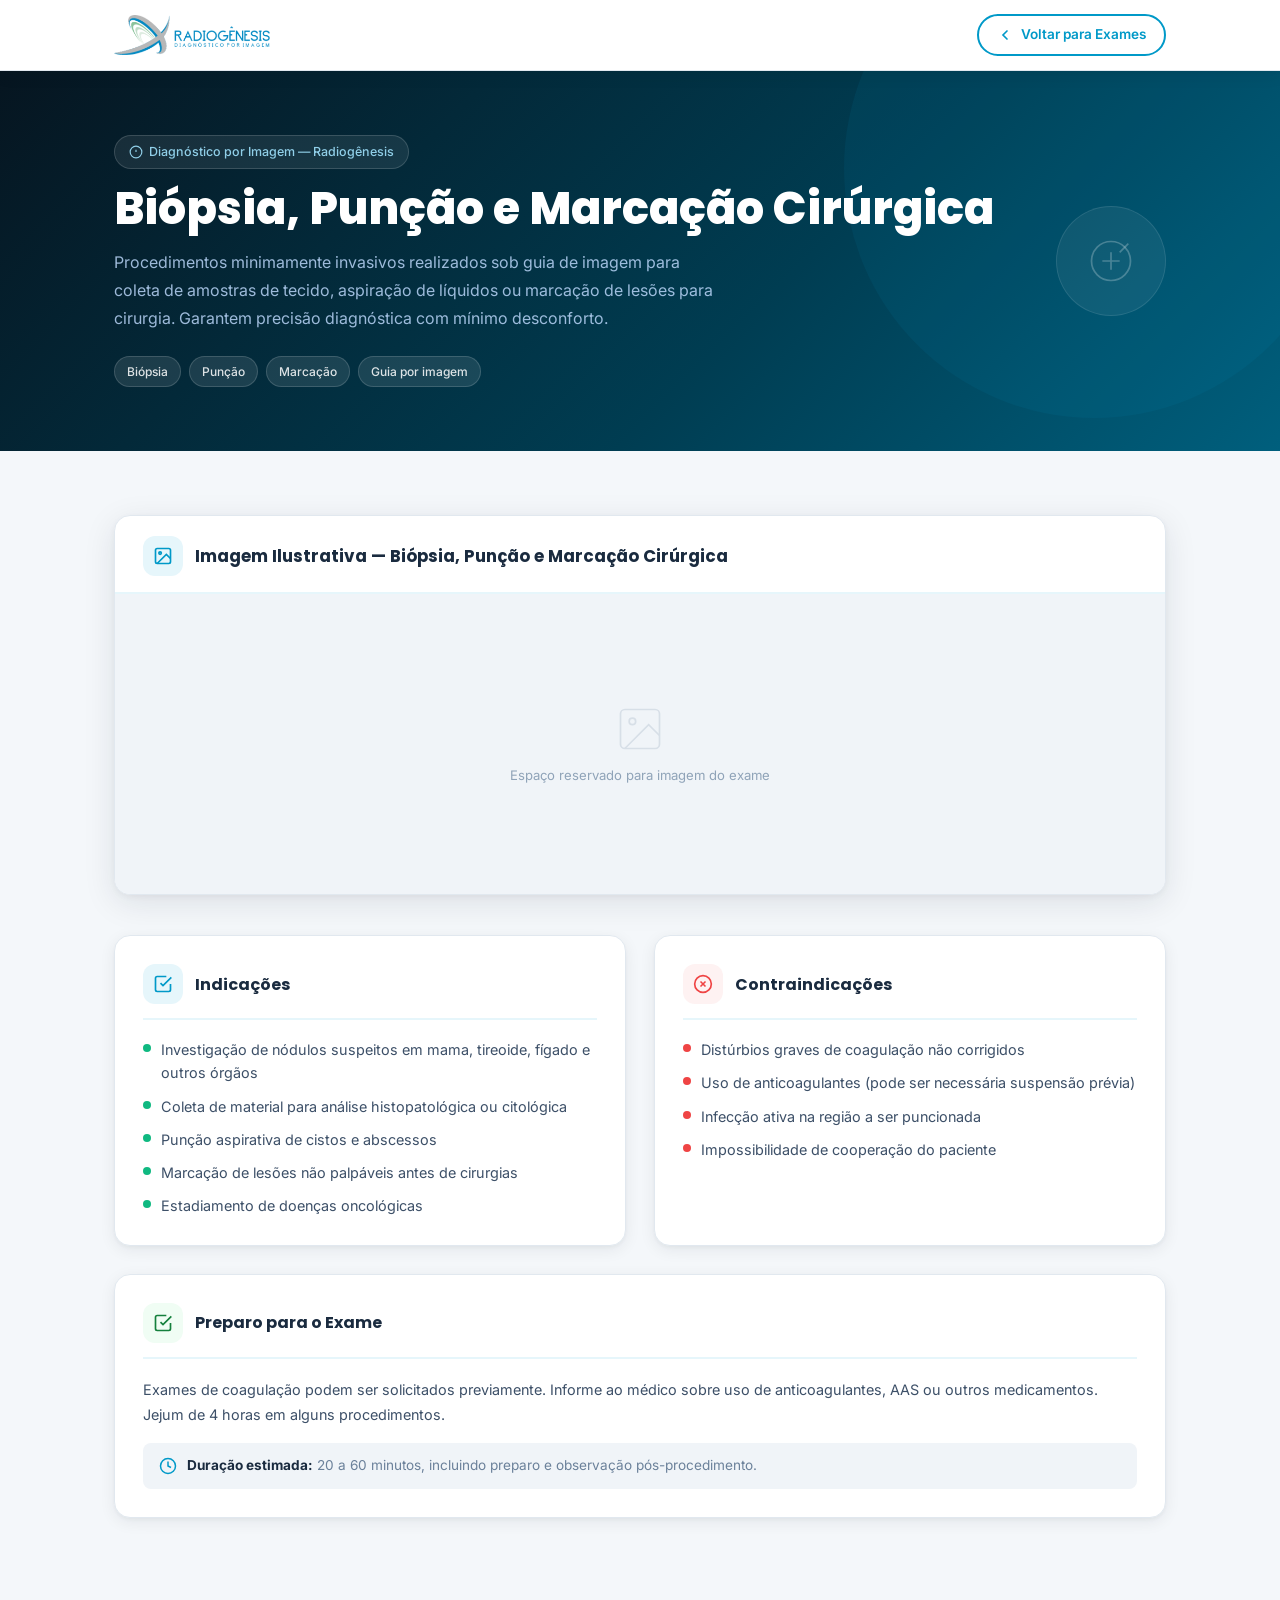
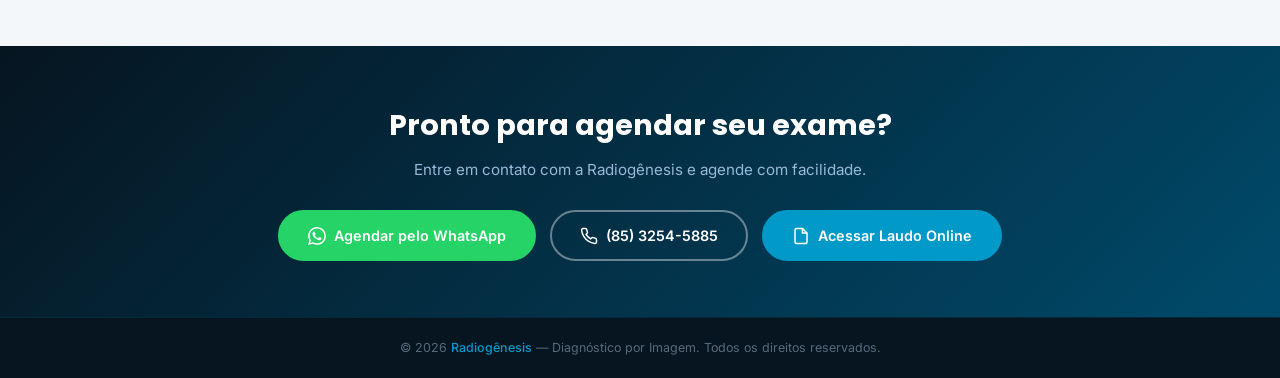
<file: exame-biopsia-puncao-marcacao.html>
<!DOCTYPE html>
<html lang="pt-BR">
<head>
    <meta charset="UTF-8">
    <meta name="viewport" content="width=device-width, initial-scale=1.0">
    <title>Biópsia, Punção e Marcação Cirúrgica | Radiogênesis</title>
    <link rel="preconnect" href="https://fonts.googleapis.com">
    <link rel="preconnect" href="https://fonts.gstatic.com" crossorigin>
    <link href="https://fonts.googleapis.com/css2?family=Inter:wght@300;400;500;600;700;800&family=Poppins:wght@600;700;800&display=swap" rel="stylesheet">
    <link rel="icon" type="image/png" href="img/favicon.png">
    <style>
        :root{
            --primary:#0099C8;--primary-hover:#007BA3;--primary-50:#E6F6FB;--primary-100:#C0E8F5;
            --primary-200:#8DD4EC;--primary-700:#007BA3;--primary-900:#003D52;
            --gray-50:#F0F4F8;--gray-100:#E1E8EF;--gray-200:#CFD8E3;
            --text-heading:#1A2B3F;--text-body:#3D5068;--text-muted:#6B819A;--text-light:#8FA3B8;
            --bg-body:#F4F7FA;--bg-white:#FFFFFF;--bg-navy:#0A1F2E;--bg-navy-deep:#061520;
            --success:#10B981;--whatsapp:#25D366;
            --font-sans:'Inter',-apple-system,sans-serif;
            --font-heading:'Poppins','Inter',sans-serif;
            --radius-sm:8px;--radius-md:12px;--radius-lg:16px;--radius-full:9999px;
            --shadow-md:0 4px 16px rgba(15,29,47,.07),0 2px 4px rgba(15,29,47,.04);
            --shadow-lg:0 8px 32px rgba(15,29,47,.10),0 2px 8px rgba(15,29,47,.05);
            --transition:all .3s cubic-bezier(.4,0,.2,1);
        }
        *,*::before,*::after{margin:0;padding:0;box-sizing:border-box}
        html{scroll-behavior:smooth}

        body{
            font-family:var(--font-sans);color:var(--text-body);background:var(--bg-body);
            -webkit-font-smoothing:antialiased;line-height:1.6;
            opacity:0;animation:pageFadeIn .45s ease forwards;
        }
        @keyframes pageFadeIn{from{opacity:0;transform:translateY(12px)}to{opacity:1;transform:translateY(0)}}

        a{text-decoration:none;color:inherit}
        img{max-width:100%;display:block}

        .header{background:rgba(255,255,255,.97);border-bottom:1px solid var(--gray-100);padding:14px 0;position:sticky;top:0;z-index:100;box-shadow:var(--shadow-md)}
        .container{width:100%;max-width:1100px;margin:0 auto;padding:0 clamp(16px,4vw,24px)}
        .header__inner{display:flex;align-items:center;justify-content:space-between;gap:16px}
        .header__back{display:inline-flex;align-items:center;gap:8px;color:var(--primary);font-size:.85rem;font-weight:600;padding:8px 18px;border:2px solid var(--primary);border-radius:var(--radius-full);transition:var(--transition)}
        .header__back:hover{background:var(--primary-50);transform:translateX(-2px)}
        .logo img{height:40px;width:auto}

        .hero{background:linear-gradient(135deg,var(--bg-navy-deep),var(--primary-900) 60%,#005F7D);padding:clamp(40px,6vw,64px) 0;position:relative;overflow:hidden}
        .hero::before{content:'';position:absolute;top:-40%;right:-5%;width:500px;height:500px;background:rgba(0,153,200,.08);border-radius:50%;pointer-events:none}
        .hero__inner{display:grid;grid-template-columns:1fr auto;gap:32px;align-items:center;position:relative;z-index:1}
        .hero__badge{display:inline-flex;align-items:center;gap:6px;padding:6px 14px;background:rgba(255,255,255,.08);border:1px solid rgba(255,255,255,.15);border-radius:var(--radius-full);color:#90cfe8;font-size:.78rem;font-weight:500;margin-bottom:14px}
        .hero__title{font-family:var(--font-heading);font-size:clamp(1.8rem,4vw,2.8rem);font-weight:800;color:#fff;line-height:1.15;margin-bottom:14px}
        .hero__desc{font-size:clamp(.88rem,2vw,1rem);color:rgba(191,219,254,.82);line-height:1.75;max-width:600px;margin-bottom:24px}
        .hero__tags{display:flex;flex-wrap:wrap;gap:8px}
        .hero__tag{padding:5px 12px;background:rgba(255,255,255,.1);border:1px solid rgba(255,255,255,.15);border-radius:var(--radius-full);color:rgba(255,255,255,.85);font-size:.75rem;font-weight:500}
        .hero__icon{width:clamp(80px,10vw,110px);height:clamp(80px,10vw,110px);background:rgba(255,255,255,.06);border:1px solid rgba(255,255,255,.1);border-radius:50%;display:flex;align-items:center;justify-content:center;color:rgba(255,255,255,.4);flex-shrink:0}

        .content{padding:clamp(40px,6vw,64px) 0}

        .image-card{background:var(--bg-white);border:1px solid var(--gray-100);border-radius:var(--radius-lg);overflow:hidden;box-shadow:var(--shadow-lg);margin-bottom:clamp(24px,4vw,40px)}
        .image-card__header{display:flex;align-items:center;gap:12px;padding:20px 28px 16px;border-bottom:2px solid var(--primary-50)}
        .image-card__icon{width:40px;height:40px;display:flex;align-items:center;justify-content:center;background:var(--primary-50);color:var(--primary);border-radius:var(--radius-md);flex-shrink:0}
        .image-card__title{font-family:var(--font-heading);font-size:1.05rem;font-weight:700;color:var(--text-heading)}

        .image-slot{width:100%;height:300px;background:var(--gray-50);position:relative;overflow:hidden;display:flex;align-items:center;justify-content:center}
        .image-slot img{width:100%;height:100%;object-fit:cover;display:block}
        .image-slot__placeholder{display:flex;flex-direction:column;align-items:center;gap:10px;color:var(--text-light);font-size:.82rem}

        .info-grid{display:grid;grid-template-columns:1fr 1fr;gap:clamp(16px,3vw,28px)}
        .info-card{background:var(--bg-white);border:1px solid var(--gray-100);border-radius:var(--radius-lg);padding:clamp(20px,3vw,28px);box-shadow:var(--shadow-md)}
        .info-card--full{grid-column:1/-1}
        .info-card__header{display:flex;align-items:center;gap:12px;margin-bottom:18px;padding-bottom:14px;border-bottom:2px solid var(--primary-50)}
        .info-card__icon{width:40px;height:40px;display:flex;align-items:center;justify-content:center;background:var(--primary-50);color:var(--primary);border-radius:var(--radius-md);flex-shrink:0}
        .info-card__title{font-family:var(--font-heading);font-size:1rem;font-weight:700;color:var(--text-heading)}
        .info-list{list-style:none;display:flex;flex-direction:column;gap:10px}
        .info-list li{display:flex;align-items:flex-start;gap:10px;font-size:clamp(.82rem,1.8vw,.9rem);color:var(--text-body);line-height:1.6}
        .info-list li::before{content:'';width:8px;height:8px;border-radius:50%;flex-shrink:0;margin-top:6px}
        .info-list--green li::before{background:var(--success)}
        .info-list--red li::before{background:#EF4444}
        .info-text{font-size:clamp(.82rem,1.8vw,.9rem);color:var(--text-body);line-height:1.75}
        .info-meta{display:flex;align-items:center;gap:10px;margin-top:16px;padding:12px 16px;background:var(--gray-50);border-radius:var(--radius-sm)}
        .info-meta svg{color:var(--primary);flex-shrink:0}
        .info-meta span{font-size:.85rem;color:var(--text-muted)}
        .info-meta strong{color:var(--text-heading)}

        .cta{background:linear-gradient(135deg,var(--bg-navy-deep),#004a6b);padding:clamp(40px,6vw,56px) 0;margin-top:clamp(40px,6vw,64px)}
        .cta__inner{text-align:center}
        .cta__title{font-family:var(--font-heading);font-size:clamp(1.3rem,3vw,1.8rem);font-weight:700;color:#fff;margin-bottom:10px}
        .cta__sub{color:rgba(191,219,254,.8);margin-bottom:28px;font-size:clamp(.85rem,2vw,.95rem)}
        .cta__btns{display:flex;gap:14px;justify-content:center;flex-wrap:wrap}

        .btn{display:inline-flex;align-items:center;justify-content:center;gap:8px;font-family:var(--font-sans);font-weight:600;font-size:clamp(.82rem,2vw,.9rem);border:2px solid transparent;border-radius:var(--radius-full);cursor:pointer;transition:var(--transition);white-space:nowrap;padding:12px 28px;min-height:44px}
        .btn--primary{background:var(--primary);color:#fff;border-color:var(--primary)}
        .btn--primary:hover{background:var(--primary-hover);transform:translateY(-2px);box-shadow:0 8px 24px rgba(0,153,200,.38)}
        .btn--outline-white{background:transparent;color:#fff;border-color:rgba(255,255,255,.4)}
        .btn--outline-white:hover{background:rgba(255,255,255,.1);border-color:#fff;transform:translateY(-2px)}
        .btn--whatsapp{background:var(--whatsapp);border-color:var(--whatsapp);color:#fff}
        .btn--whatsapp:hover{background:#20BD5A;transform:translateY(-2px);box-shadow:0 8px 24px rgba(37,211,102,.35)}

        .footer{background:var(--bg-navy-deep);color:rgba(143,163,184,.6);text-align:center;padding:20px 0;font-size:.78rem;border-top:1px solid rgba(0,153,200,.15)}
        .footer a{color:var(--primary);font-weight:500}

        @media(max-width:768px){
            .hero__inner{grid-template-columns:1fr}
            .hero__icon{display:none}
            .info-grid{grid-template-columns:1fr}
            .info-card--full{grid-column:auto}
            .image-slot{height:200px}
            .cta__btns{flex-direction:column;align-items:center}
        }
    </style>
</head>
<body>

    <header class="header">
        <div class="container">
            <div class="header__inner">
                <a href="index.html" class="logo">
                    <img src="img/top.png" alt="Radiogênesis">
                </a>
                <a href="javascript:void(0)" onclick="window.opener ? window.close() : window.location.href='index.html#exames'" class="header__back">
                    <svg width="16" height="16" viewBox="0 0 24 24" fill="none" stroke="currentColor" stroke-width="2.5" stroke-linecap="round"><polyline points="15 18 9 12 15 6"/></svg>
                    Voltar para Exames
                </a>
            </div>
        </div>
    </header>

    <section class="hero">
        <div class="container">
            <div class="hero__inner">
                <div>
                    <div class="hero__badge">
                        <svg width="14" height="14" viewBox="0 0 24 24" fill="none" stroke="currentColor" stroke-width="2"><circle cx="12" cy="12" r="10"/><line x1="12" y1="8" x2="12" y2="12"/><line x1="12" y1="16" x2="12.01" y2="16"/></svg>
                        Diagnóstico por Imagem — Radiogênesis
                    </div>
                    <h1 class="hero__title">Biópsia, Punção e Marcação Cirúrgica</h1>
                    <p class="hero__desc">Procedimentos minimamente invasivos realizados sob guia de imagem para coleta de amostras de tecido, aspiração de líquidos ou marcação de lesões para cirurgia. Garantem precisão diagnóstica com mínimo desconforto.</p>
                    <div class="hero__tags"><span class="hero__tag">Biópsia</span><span class="hero__tag">Punção</span><span class="hero__tag">Marcação</span><span class="hero__tag">Guia por imagem</span></div>
                </div>
                <div class="hero__icon">
                    <svg width="52" height="52" viewBox="0 0 24 24" fill="none" stroke="currentColor" stroke-width="0.8" opacity="0.6"><circle cx="12" cy="12" r="9"/><path d="M12 8v8M8 12h8"/><path d="m20 4-4 4"/></svg>
                </div>
            </div>
        </div>
    </section>

    <section class="content">
        <div class="container">

            <div class="image-card">
                <div class="image-card__header">
                    <div class="image-card__icon">
                        <svg width="20" height="20" viewBox="0 0 24 24" fill="none" stroke="currentColor" stroke-width="2"><rect x="3" y="3" width="18" height="18" rx="2"/><circle cx="8.5" cy="8.5" r="1.5"/><polyline points="21 15 16 10 5 21"/></svg>
                    </div>
                    <h2 class="image-card__title">Imagem Ilustrativa — Biópsia, Punção e Marcação Cirúrgica</h2>
                </div>
                <div class="image-slot">
                    <!-- Adicione o arquivo biopsia-puncao-marcacao.webp na pasta img/exames/ e descomente a linha abaixo -->
                    <!-- <img src="img/exames/biopsia-puncao-marcacao.webp" alt="Biópsia, Punção e Marcação Cirúrgica"> -->
                    <div class="image-slot__placeholder">
                        <svg width="52" height="52" viewBox="0 0 24 24" fill="none" stroke="currentColor" stroke-width="0.8" opacity="0.25"><rect x="3" y="3" width="18" height="18" rx="2"/><circle cx="8.5" cy="8.5" r="1.5"/><polyline points="21 15 16 10 5 21"/></svg>
                        <p>Espaço reservado para imagem do exame</p>
                    </div>
                </div>
            </div>

            <div class="info-grid">

                <div class="info-card">
                    <div class="info-card__header">
                        <div class="info-card__icon">
                            <svg width="20" height="20" viewBox="0 0 24 24" fill="none" stroke="currentColor" stroke-width="2"><polyline points="9 11 12 14 22 4"/><path d="M21 12v7a2 2 0 0 1-2 2H5a2 2 0 0 1-2-2V5a2 2 0 0 1 2-2h11"/></svg>
                        </div>
                        <h2 class="info-card__title">Indicações</h2>
                    </div>
                    <ul class="info-list info-list--green"><li>Investigação de nódulos suspeitos em mama, tireoide, fígado e outros órgãos</li><li>Coleta de material para análise histopatológica ou citológica</li><li>Punção aspirativa de cistos e abscessos</li><li>Marcação de lesões não palpáveis antes de cirurgias</li><li>Estadiamento de doenças oncológicas</li></ul>
                </div>

                <div class="info-card">
                    <div class="info-card__header">
                        <div class="info-card__icon" style="background:#FEF2F2;color:#EF4444">
                            <svg width="20" height="20" viewBox="0 0 24 24" fill="none" stroke="currentColor" stroke-width="2"><circle cx="12" cy="12" r="10"/><line x1="15" y1="9" x2="9" y2="15"/><line x1="9" y1="9" x2="15" y2="15"/></svg>
                        </div>
                        <h2 class="info-card__title">Contraindicações</h2>
                    </div>
                    <ul class="info-list info-list--red"><li>Distúrbios graves de coagulação não corrigidos</li><li>Uso de anticoagulantes (pode ser necessária suspensão prévia)</li><li>Infecção ativa na região a ser puncionada</li><li>Impossibilidade de cooperação do paciente</li></ul>
                </div>

                <div class="info-card info-card--full">
                    <div class="info-card__header">
                        <div class="info-card__icon" style="background:#F0FDF4;color:#15803D">
                            <svg width="20" height="20" viewBox="0 0 24 24" fill="none" stroke="currentColor" stroke-width="2"><path d="M9 11l3 3L22 4"/><path d="M21 12v7a2 2 0 0 1-2 2H5a2 2 0 0 1-2-2V5a2 2 0 0 1 2-2h11"/></svg>
                        </div>
                        <h2 class="info-card__title">Preparo para o Exame</h2>
                    </div>
                    <p class="info-text">Exames de coagulação podem ser solicitados previamente. Informe ao médico sobre uso de anticoagulantes, AAS ou outros medicamentos. Jejum de 4 horas em alguns procedimentos.</p>
                    <div class="info-meta">
                        <svg width="18" height="18" viewBox="0 0 24 24" fill="none" stroke="currentColor" stroke-width="2"><circle cx="12" cy="12" r="10"/><polyline points="12 6 12 12 16 14"/></svg>
                        <span><strong>Duração estimada:</strong> 20 a 60 minutos, incluindo preparo e observação pós-procedimento.</span>
                    </div>
                </div>

            </div>
        </div>
    </section>

    <section class="cta">
        <div class="container">
            <div class="cta__inner">
                <h2 class="cta__title">Pronto para agendar seu exame?</h2>
                <p class="cta__sub">Entre em contato com a Radiogênesis e agende com facilidade.</p>
                <div class="cta__btns">
                    <a href="https://api.whatsapp.com/send?l=pt_BR&phone=558532545885&text=Ol%C3%A1!%20Gostaria%20de%20agendar%20uma%20Bi%C3%B3psia." target="_blank" class="btn btn--whatsapp">
                        <svg width="18" height="18" viewBox="0 0 24 24" fill="currentColor"><path d="M17.472 14.382c-.297-.149-1.758-.867-2.03-.967-.273-.099-.471-.148-.67.15-.197.297-.767.966-.94 1.164-.173.199-.347.223-.644.075-.297-.15-1.255-.463-2.39-1.475-.883-.788-1.48-1.761-1.653-2.059-.173-.297-.018-.458.13-.606.134-.133.298-.347.446-.52.149-.174.198-.298.298-.497.099-.198.05-.371-.025-.52-.075-.149-.669-1.612-.916-2.207-.242-.579-.487-.5-.669-.51-.173-.008-.371-.01-.57-.01-.198 0-.52.074-.792.372-.272.297-1.04 1.016-1.04 2.479 0 1.462 1.065 2.875 1.213 3.074.149.198 2.096 3.2 5.077 4.487.709.306 1.262.489 1.694.625.712.227 1.36.195 1.871.118.571-.085 1.758-.719 2.006-1.413.248-.694.248-1.289.173-1.413-.074-.124-.272-.198-.57-.347m-5.421 7.403h-.004a9.87 9.87 0 01-5.031-1.378l-.361-.214-3.741.982.998-3.648-.235-.374a9.86 9.86 0 01-1.51-5.26c.001-5.45 4.436-9.884 9.888-9.884 2.64 0 5.122 1.03 6.988 2.898a9.825 9.825 0 012.893 6.994c-.003 5.45-4.437 9.884-9.885 9.884m8.413-18.297A11.815 11.815 0 0012.05 0C5.495 0 .16 5.335.157 11.892c0 2.096.547 4.142 1.588 5.945L.057 24l6.305-1.654a11.882 11.882 0 005.683 1.448h.005c6.554 0 11.89-5.335 11.893-11.893a11.821 11.821 0 00-3.48-8.413z"/></svg>
                        Agendar pelo WhatsApp
                    </a>
                    <a href="tel:+558532545885" class="btn btn--outline-white">
                        <svg width="18" height="18" viewBox="0 0 24 24" fill="none" stroke="currentColor" stroke-width="2"><path d="M22 16.92v3a2 2 0 0 1-2.18 2 19.79 19.79 0 0 1-8.63-3.07 19.5 19.5 0 0 1-6-6 19.79 19.79 0 0 1-3.07-8.67A2 2 0 0 1 4.11 2h3a2 2 0 0 1 2 1.72 12.84 12.84 0 0 0 .7 2.81 2 2 0 0 1-.45 2.11L8.09 9.91a16 16 0 0 0 6 6l1.27-1.27a2 2 0 0 1 2.11-.45 12.84 12.84 0 0 0 2.81.7A2 2 0 0 1 22 16.92z"/></svg>
                        (85) 3254-5885
                    </a>
                    <a href="https://radiogenesis.najasocial.com/users/sign_in?role=4" target="_blank" class="btn btn--primary">
                        <svg width="18" height="18" viewBox="0 0 24 24" fill="none" stroke="currentColor" stroke-width="2"><path d="M14 2H6a2 2 0 0 0-2 2v16a2 2 0 0 0 2 2h12a2 2 0 0 0 2-2V8z"/><polyline points="14 2 14 8 20 8"/></svg>
                        Acessar Laudo Online
                    </a>
                </div>
            </div>
        </div>
    </section>

    <footer class="footer">
        <div class="container">
            <p>© 2026 <a href="index.html">Radiogênesis</a> — Diagnóstico por Imagem. Todos os direitos reservados.</p>
        </div>
    </footer>

</body>
</html>
</file>
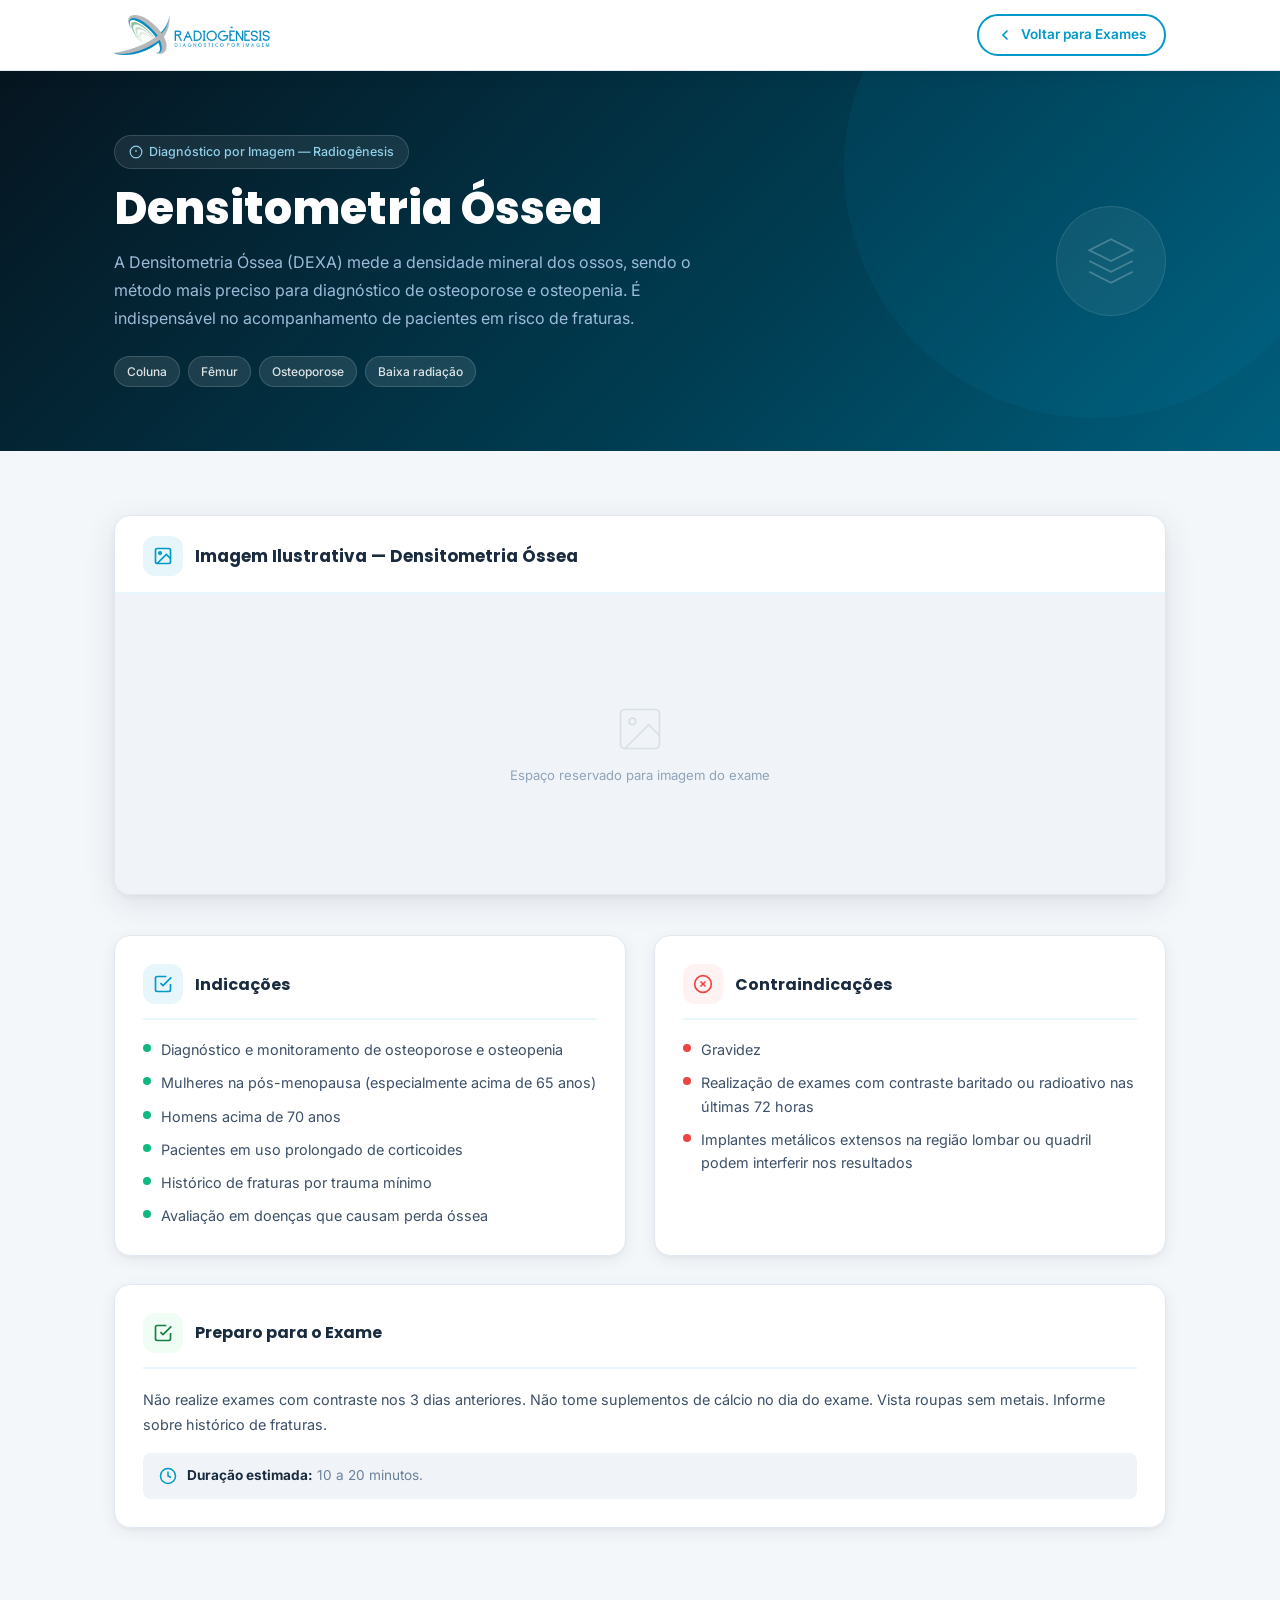
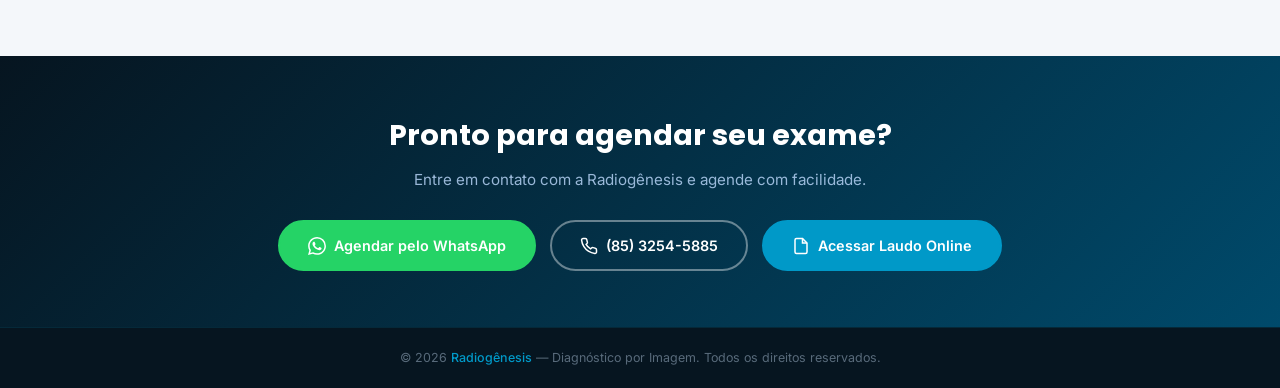
<file: exame-densitometria-ossea.html>
<!DOCTYPE html>
<html lang="pt-BR">
<head>
    <meta charset="UTF-8">
    <meta name="viewport" content="width=device-width, initial-scale=1.0">
    <title>Densitometria Óssea | Radiogênesis</title>
    <link rel="preconnect" href="https://fonts.googleapis.com">
    <link rel="preconnect" href="https://fonts.gstatic.com" crossorigin>
    <link href="https://fonts.googleapis.com/css2?family=Inter:wght@300;400;500;600;700;800&family=Poppins:wght@600;700;800&display=swap" rel="stylesheet">
    <link rel="icon" type="image/png" href="img/favicon.png">
    <style>
        :root{
            --primary:#0099C8;--primary-hover:#007BA3;--primary-50:#E6F6FB;--primary-100:#C0E8F5;
            --primary-200:#8DD4EC;--primary-700:#007BA3;--primary-900:#003D52;
            --gray-50:#F0F4F8;--gray-100:#E1E8EF;--gray-200:#CFD8E3;
            --text-heading:#1A2B3F;--text-body:#3D5068;--text-muted:#6B819A;--text-light:#8FA3B8;
            --bg-body:#F4F7FA;--bg-white:#FFFFFF;--bg-navy:#0A1F2E;--bg-navy-deep:#061520;
            --success:#10B981;--whatsapp:#25D366;
            --font-sans:'Inter',-apple-system,sans-serif;
            --font-heading:'Poppins','Inter',sans-serif;
            --radius-sm:8px;--radius-md:12px;--radius-lg:16px;--radius-full:9999px;
            --shadow-md:0 4px 16px rgba(15,29,47,.07),0 2px 4px rgba(15,29,47,.04);
            --shadow-lg:0 8px 32px rgba(15,29,47,.10),0 2px 8px rgba(15,29,47,.05);
            --transition:all .3s cubic-bezier(.4,0,.2,1);
        }
        *,*::before,*::after{margin:0;padding:0;box-sizing:border-box}
        html{scroll-behavior:smooth}

        body{
            font-family:var(--font-sans);color:var(--text-body);background:var(--bg-body);
            -webkit-font-smoothing:antialiased;line-height:1.6;
            opacity:0;animation:pageFadeIn .45s ease forwards;
        }
        @keyframes pageFadeIn{from{opacity:0;transform:translateY(12px)}to{opacity:1;transform:translateY(0)}}

        a{text-decoration:none;color:inherit}
        img{max-width:100%;display:block}

        .header{background:rgba(255,255,255,.97);border-bottom:1px solid var(--gray-100);padding:14px 0;position:sticky;top:0;z-index:100;box-shadow:var(--shadow-md)}
        .container{width:100%;max-width:1100px;margin:0 auto;padding:0 clamp(16px,4vw,24px)}
        .header__inner{display:flex;align-items:center;justify-content:space-between;gap:16px}
        .header__back{display:inline-flex;align-items:center;gap:8px;color:var(--primary);font-size:.85rem;font-weight:600;padding:8px 18px;border:2px solid var(--primary);border-radius:var(--radius-full);transition:var(--transition)}
        .header__back:hover{background:var(--primary-50);transform:translateX(-2px)}
        .logo img{height:40px;width:auto}

        .hero{background:linear-gradient(135deg,var(--bg-navy-deep),var(--primary-900) 60%,#005F7D);padding:clamp(40px,6vw,64px) 0;position:relative;overflow:hidden}
        .hero::before{content:'';position:absolute;top:-40%;right:-5%;width:500px;height:500px;background:rgba(0,153,200,.08);border-radius:50%;pointer-events:none}
        .hero__inner{display:grid;grid-template-columns:1fr auto;gap:32px;align-items:center;position:relative;z-index:1}
        .hero__badge{display:inline-flex;align-items:center;gap:6px;padding:6px 14px;background:rgba(255,255,255,.08);border:1px solid rgba(255,255,255,.15);border-radius:var(--radius-full);color:#90cfe8;font-size:.78rem;font-weight:500;margin-bottom:14px}
        .hero__title{font-family:var(--font-heading);font-size:clamp(1.8rem,4vw,2.8rem);font-weight:800;color:#fff;line-height:1.15;margin-bottom:14px}
        .hero__desc{font-size:clamp(.88rem,2vw,1rem);color:rgba(191,219,254,.82);line-height:1.75;max-width:600px;margin-bottom:24px}
        .hero__tags{display:flex;flex-wrap:wrap;gap:8px}
        .hero__tag{padding:5px 12px;background:rgba(255,255,255,.1);border:1px solid rgba(255,255,255,.15);border-radius:var(--radius-full);color:rgba(255,255,255,.85);font-size:.75rem;font-weight:500}
        .hero__icon{width:clamp(80px,10vw,110px);height:clamp(80px,10vw,110px);background:rgba(255,255,255,.06);border:1px solid rgba(255,255,255,.1);border-radius:50%;display:flex;align-items:center;justify-content:center;color:rgba(255,255,255,.4);flex-shrink:0}

        .content{padding:clamp(40px,6vw,64px) 0}

        .image-card{background:var(--bg-white);border:1px solid var(--gray-100);border-radius:var(--radius-lg);overflow:hidden;box-shadow:var(--shadow-lg);margin-bottom:clamp(24px,4vw,40px)}
        .image-card__header{display:flex;align-items:center;gap:12px;padding:20px 28px 16px;border-bottom:2px solid var(--primary-50)}
        .image-card__icon{width:40px;height:40px;display:flex;align-items:center;justify-content:center;background:var(--primary-50);color:var(--primary);border-radius:var(--radius-md);flex-shrink:0}
        .image-card__title{font-family:var(--font-heading);font-size:1.05rem;font-weight:700;color:var(--text-heading)}

        .image-slot{width:100%;height:300px;background:var(--gray-50);position:relative;overflow:hidden;display:flex;align-items:center;justify-content:center}
        .image-slot img{width:100%;height:100%;object-fit:cover;display:block}
        .image-slot__placeholder{display:flex;flex-direction:column;align-items:center;gap:10px;color:var(--text-light);font-size:.82rem}

        .info-grid{display:grid;grid-template-columns:1fr 1fr;gap:clamp(16px,3vw,28px)}
        .info-card{background:var(--bg-white);border:1px solid var(--gray-100);border-radius:var(--radius-lg);padding:clamp(20px,3vw,28px);box-shadow:var(--shadow-md)}
        .info-card--full{grid-column:1/-1}
        .info-card__header{display:flex;align-items:center;gap:12px;margin-bottom:18px;padding-bottom:14px;border-bottom:2px solid var(--primary-50)}
        .info-card__icon{width:40px;height:40px;display:flex;align-items:center;justify-content:center;background:var(--primary-50);color:var(--primary);border-radius:var(--radius-md);flex-shrink:0}
        .info-card__title{font-family:var(--font-heading);font-size:1rem;font-weight:700;color:var(--text-heading)}
        .info-list{list-style:none;display:flex;flex-direction:column;gap:10px}
        .info-list li{display:flex;align-items:flex-start;gap:10px;font-size:clamp(.82rem,1.8vw,.9rem);color:var(--text-body);line-height:1.6}
        .info-list li::before{content:'';width:8px;height:8px;border-radius:50%;flex-shrink:0;margin-top:6px}
        .info-list--green li::before{background:var(--success)}
        .info-list--red li::before{background:#EF4444}
        .info-text{font-size:clamp(.82rem,1.8vw,.9rem);color:var(--text-body);line-height:1.75}
        .info-meta{display:flex;align-items:center;gap:10px;margin-top:16px;padding:12px 16px;background:var(--gray-50);border-radius:var(--radius-sm)}
        .info-meta svg{color:var(--primary);flex-shrink:0}
        .info-meta span{font-size:.85rem;color:var(--text-muted)}
        .info-meta strong{color:var(--text-heading)}

        .cta{background:linear-gradient(135deg,var(--bg-navy-deep),#004a6b);padding:clamp(40px,6vw,56px) 0;margin-top:clamp(40px,6vw,64px)}
        .cta__inner{text-align:center}
        .cta__title{font-family:var(--font-heading);font-size:clamp(1.3rem,3vw,1.8rem);font-weight:700;color:#fff;margin-bottom:10px}
        .cta__sub{color:rgba(191,219,254,.8);margin-bottom:28px;font-size:clamp(.85rem,2vw,.95rem)}
        .cta__btns{display:flex;gap:14px;justify-content:center;flex-wrap:wrap}

        .btn{display:inline-flex;align-items:center;justify-content:center;gap:8px;font-family:var(--font-sans);font-weight:600;font-size:clamp(.82rem,2vw,.9rem);border:2px solid transparent;border-radius:var(--radius-full);cursor:pointer;transition:var(--transition);white-space:nowrap;padding:12px 28px;min-height:44px}
        .btn--primary{background:var(--primary);color:#fff;border-color:var(--primary)}
        .btn--primary:hover{background:var(--primary-hover);transform:translateY(-2px);box-shadow:0 8px 24px rgba(0,153,200,.38)}
        .btn--outline-white{background:transparent;color:#fff;border-color:rgba(255,255,255,.4)}
        .btn--outline-white:hover{background:rgba(255,255,255,.1);border-color:#fff;transform:translateY(-2px)}
        .btn--whatsapp{background:var(--whatsapp);border-color:var(--whatsapp);color:#fff}
        .btn--whatsapp:hover{background:#20BD5A;transform:translateY(-2px);box-shadow:0 8px 24px rgba(37,211,102,.35)}

        .footer{background:var(--bg-navy-deep);color:rgba(143,163,184,.6);text-align:center;padding:20px 0;font-size:.78rem;border-top:1px solid rgba(0,153,200,.15)}
        .footer a{color:var(--primary);font-weight:500}

        @media(max-width:768px){
            .hero__inner{grid-template-columns:1fr}
            .hero__icon{display:none}
            .info-grid{grid-template-columns:1fr}
            .info-card--full{grid-column:auto}
            .image-slot{height:200px}
            .cta__btns{flex-direction:column;align-items:center}
        }
    </style>
</head>
<body>

    <header class="header">
        <div class="container">
            <div class="header__inner">
                <a href="index.html" class="logo">
                    <img src="img/top.png" alt="Radiogênesis">
                </a>
                <a href="javascript:void(0)" onclick="window.opener ? window.close() : window.location.href='index.html#exames'" class="header__back">
                    <svg width="16" height="16" viewBox="0 0 24 24" fill="none" stroke="currentColor" stroke-width="2.5" stroke-linecap="round"><polyline points="15 18 9 12 15 6"/></svg>
                    Voltar para Exames
                </a>
            </div>
        </div>
    </header>

    <section class="hero">
        <div class="container">
            <div class="hero__inner">
                <div>
                    <div class="hero__badge">
                        <svg width="14" height="14" viewBox="0 0 24 24" fill="none" stroke="currentColor" stroke-width="2"><circle cx="12" cy="12" r="10"/><line x1="12" y1="8" x2="12" y2="12"/><line x1="12" y1="16" x2="12.01" y2="16"/></svg>
                        Diagnóstico por Imagem — Radiogênesis
                    </div>
                    <h1 class="hero__title">Densitometria Óssea</h1>
                    <p class="hero__desc">A Densitometria Óssea (DEXA) mede a densidade mineral dos ossos, sendo o método mais preciso para diagnóstico de osteoporose e osteopenia. É indispensável no acompanhamento de pacientes em risco de fraturas.</p>
                    <div class="hero__tags"><span class="hero__tag">Coluna</span><span class="hero__tag">Fêmur</span><span class="hero__tag">Osteoporose</span><span class="hero__tag">Baixa radiação</span></div>
                </div>
                <div class="hero__icon">
                    <svg width="52" height="52" viewBox="0 0 24 24" fill="none" stroke="currentColor" stroke-width="0.8" opacity="0.6"><path d="M12 2L2 7l10 5 10-5-10-5z"/><path d="M2 17l10 5 10-5"/><path d="M2 12l10 5 10-5"/></svg>
                </div>
            </div>
        </div>
    </section>

    <section class="content">
        <div class="container">

            <div class="image-card">
                <div class="image-card__header">
                    <div class="image-card__icon">
                        <svg width="20" height="20" viewBox="0 0 24 24" fill="none" stroke="currentColor" stroke-width="2"><rect x="3" y="3" width="18" height="18" rx="2"/><circle cx="8.5" cy="8.5" r="1.5"/><polyline points="21 15 16 10 5 21"/></svg>
                    </div>
                    <h2 class="image-card__title">Imagem Ilustrativa — Densitometria Óssea</h2>
                </div>
                <div class="image-slot">
                    <!-- Adicione o arquivo densitometria-ossea.webp na pasta img/exames/ e descomente a linha abaixo -->
                    <!-- <img src="img/exames/densitometria-ossea.webp" alt="Densitometria Óssea"> -->
                    <div class="image-slot__placeholder">
                        <svg width="52" height="52" viewBox="0 0 24 24" fill="none" stroke="currentColor" stroke-width="0.8" opacity="0.25"><rect x="3" y="3" width="18" height="18" rx="2"/><circle cx="8.5" cy="8.5" r="1.5"/><polyline points="21 15 16 10 5 21"/></svg>
                        <p>Espaço reservado para imagem do exame</p>
                    </div>
                </div>
            </div>

            <div class="info-grid">

                <div class="info-card">
                    <div class="info-card__header">
                        <div class="info-card__icon">
                            <svg width="20" height="20" viewBox="0 0 24 24" fill="none" stroke="currentColor" stroke-width="2"><polyline points="9 11 12 14 22 4"/><path d="M21 12v7a2 2 0 0 1-2 2H5a2 2 0 0 1-2-2V5a2 2 0 0 1 2-2h11"/></svg>
                        </div>
                        <h2 class="info-card__title">Indicações</h2>
                    </div>
                    <ul class="info-list info-list--green"><li>Diagnóstico e monitoramento de osteoporose e osteopenia</li><li>Mulheres na pós-menopausa (especialmente acima de 65 anos)</li><li>Homens acima de 70 anos</li><li>Pacientes em uso prolongado de corticoides</li><li>Histórico de fraturas por trauma mínimo</li><li>Avaliação em doenças que causam perda óssea</li></ul>
                </div>

                <div class="info-card">
                    <div class="info-card__header">
                        <div class="info-card__icon" style="background:#FEF2F2;color:#EF4444">
                            <svg width="20" height="20" viewBox="0 0 24 24" fill="none" stroke="currentColor" stroke-width="2"><circle cx="12" cy="12" r="10"/><line x1="15" y1="9" x2="9" y2="15"/><line x1="9" y1="9" x2="15" y2="15"/></svg>
                        </div>
                        <h2 class="info-card__title">Contraindicações</h2>
                    </div>
                    <ul class="info-list info-list--red"><li>Gravidez</li><li>Realização de exames com contraste baritado ou radioativo nas últimas 72 horas</li><li>Implantes metálicos extensos na região lombar ou quadril podem interferir nos resultados</li></ul>
                </div>

                <div class="info-card info-card--full">
                    <div class="info-card__header">
                        <div class="info-card__icon" style="background:#F0FDF4;color:#15803D">
                            <svg width="20" height="20" viewBox="0 0 24 24" fill="none" stroke="currentColor" stroke-width="2"><path d="M9 11l3 3L22 4"/><path d="M21 12v7a2 2 0 0 1-2 2H5a2 2 0 0 1-2-2V5a2 2 0 0 1 2-2h11"/></svg>
                        </div>
                        <h2 class="info-card__title">Preparo para o Exame</h2>
                    </div>
                    <p class="info-text">Não realize exames com contraste nos 3 dias anteriores. Não tome suplementos de cálcio no dia do exame. Vista roupas sem metais. Informe sobre histórico de fraturas.</p>
                    <div class="info-meta">
                        <svg width="18" height="18" viewBox="0 0 24 24" fill="none" stroke="currentColor" stroke-width="2"><circle cx="12" cy="12" r="10"/><polyline points="12 6 12 12 16 14"/></svg>
                        <span><strong>Duração estimada:</strong> 10 a 20 minutos.</span>
                    </div>
                </div>

            </div>
        </div>
    </section>

    <section class="cta">
        <div class="container">
            <div class="cta__inner">
                <h2 class="cta__title">Pronto para agendar seu exame?</h2>
                <p class="cta__sub">Entre em contato com a Radiogênesis e agende com facilidade.</p>
                <div class="cta__btns">
                    <a href="https://api.whatsapp.com/send?l=pt_BR&phone=558532545885&text=Ol%C3%A1!%20Gostaria%20de%20agendar%20uma%20Densitometria%20%C3%93ssea." target="_blank" class="btn btn--whatsapp">
                        <svg width="18" height="18" viewBox="0 0 24 24" fill="currentColor"><path d="M17.472 14.382c-.297-.149-1.758-.867-2.03-.967-.273-.099-.471-.148-.67.15-.197.297-.767.966-.94 1.164-.173.199-.347.223-.644.075-.297-.15-1.255-.463-2.39-1.475-.883-.788-1.48-1.761-1.653-2.059-.173-.297-.018-.458.13-.606.134-.133.298-.347.446-.52.149-.174.198-.298.298-.497.099-.198.05-.371-.025-.52-.075-.149-.669-1.612-.916-2.207-.242-.579-.487-.5-.669-.51-.173-.008-.371-.01-.57-.01-.198 0-.52.074-.792.372-.272.297-1.04 1.016-1.04 2.479 0 1.462 1.065 2.875 1.213 3.074.149.198 2.096 3.2 5.077 4.487.709.306 1.262.489 1.694.625.712.227 1.36.195 1.871.118.571-.085 1.758-.719 2.006-1.413.248-.694.248-1.289.173-1.413-.074-.124-.272-.198-.57-.347m-5.421 7.403h-.004a9.87 9.87 0 01-5.031-1.378l-.361-.214-3.741.982.998-3.648-.235-.374a9.86 9.86 0 01-1.51-5.26c.001-5.45 4.436-9.884 9.888-9.884 2.64 0 5.122 1.03 6.988 2.898a9.825 9.825 0 012.893 6.994c-.003 5.45-4.437 9.884-9.885 9.884m8.413-18.297A11.815 11.815 0 0012.05 0C5.495 0 .16 5.335.157 11.892c0 2.096.547 4.142 1.588 5.945L.057 24l6.305-1.654a11.882 11.882 0 005.683 1.448h.005c6.554 0 11.89-5.335 11.893-11.893a11.821 11.821 0 00-3.48-8.413z"/></svg>
                        Agendar pelo WhatsApp
                    </a>
                    <a href="tel:+558532545885" class="btn btn--outline-white">
                        <svg width="18" height="18" viewBox="0 0 24 24" fill="none" stroke="currentColor" stroke-width="2"><path d="M22 16.92v3a2 2 0 0 1-2.18 2 19.79 19.79 0 0 1-8.63-3.07 19.5 19.5 0 0 1-6-6 19.79 19.79 0 0 1-3.07-8.67A2 2 0 0 1 4.11 2h3a2 2 0 0 1 2 1.72 12.84 12.84 0 0 0 .7 2.81 2 2 0 0 1-.45 2.11L8.09 9.91a16 16 0 0 0 6 6l1.27-1.27a2 2 0 0 1 2.11-.45 12.84 12.84 0 0 0 2.81.7A2 2 0 0 1 22 16.92z"/></svg>
                        (85) 3254-5885
                    </a>
                    <a href="https://radiogenesis.najasocial.com/users/sign_in?role=4" target="_blank" class="btn btn--primary">
                        <svg width="18" height="18" viewBox="0 0 24 24" fill="none" stroke="currentColor" stroke-width="2"><path d="M14 2H6a2 2 0 0 0-2 2v16a2 2 0 0 0 2 2h12a2 2 0 0 0 2-2V8z"/><polyline points="14 2 14 8 20 8"/></svg>
                        Acessar Laudo Online
                    </a>
                </div>
            </div>
        </div>
    </section>

    <footer class="footer">
        <div class="container">
            <p>© 2026 <a href="index.html">Radiogênesis</a> — Diagnóstico por Imagem. Todos os direitos reservados.</p>
        </div>
    </footer>

</body>
</html>
</file>
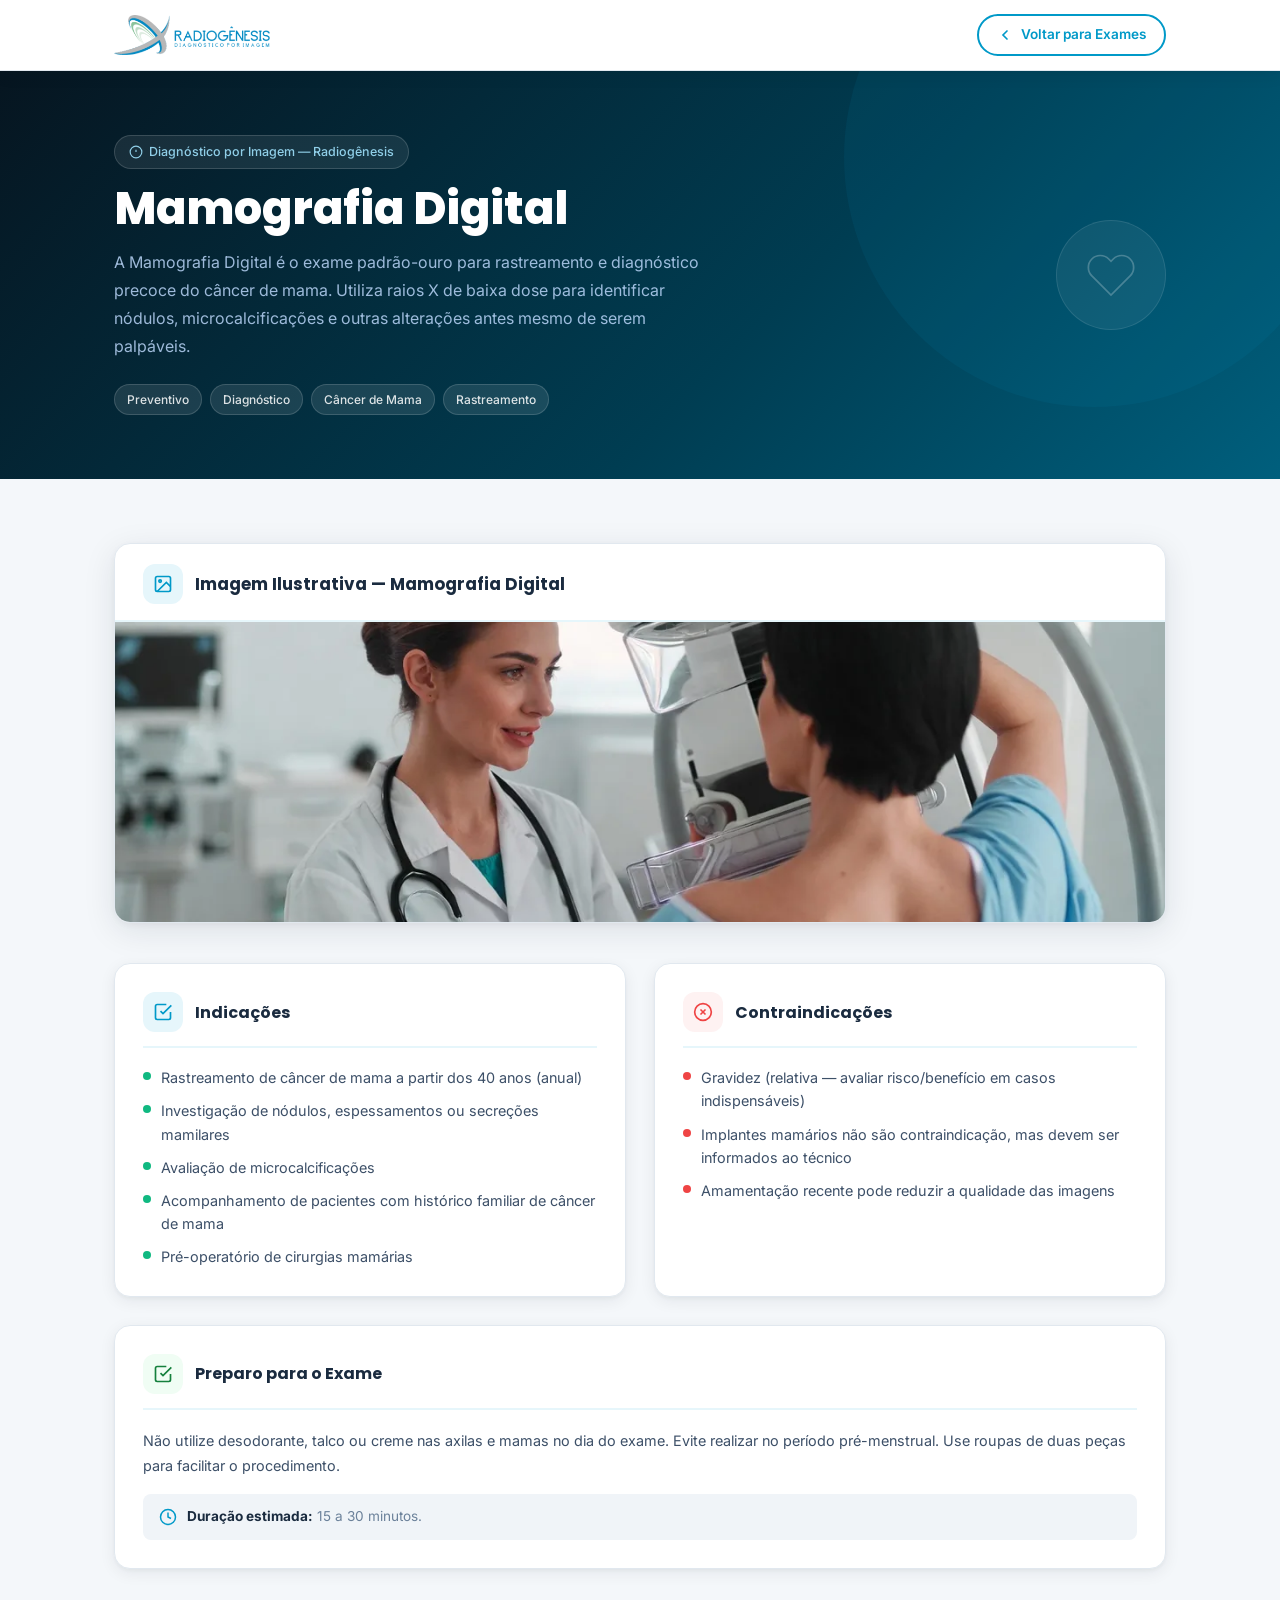
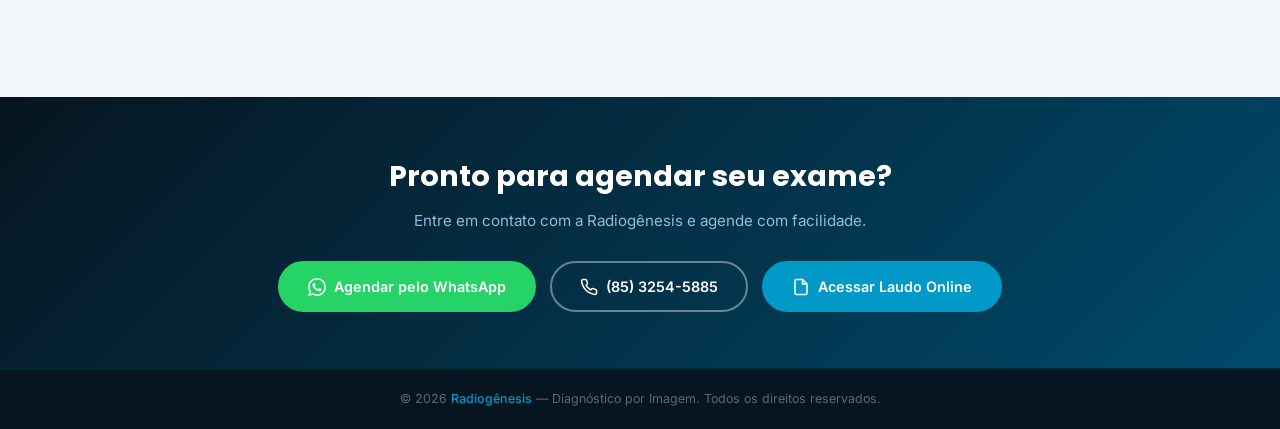
<file: exame-mamografia-digital.html>
<!DOCTYPE html>
<html lang="pt-BR">
<head>
    <meta charset="UTF-8">
    <meta name="viewport" content="width=device-width, initial-scale=1.0">
    <title>Mamografia Digital | Radiogênesis</title>
    <link rel="preconnect" href="https://fonts.googleapis.com">
    <link rel="preconnect" href="https://fonts.gstatic.com" crossorigin>
    <link href="https://fonts.googleapis.com/css2?family=Inter:wght@300;400;500;600;700;800&family=Poppins:wght@600;700;800&display=swap" rel="stylesheet">
    <link rel="icon" type="image/png" href="img/favicon.png">
    <style>
        :root{
            --primary:#0099C8;--primary-hover:#007BA3;--primary-50:#E6F6FB;--primary-100:#C0E8F5;
            --primary-200:#8DD4EC;--primary-700:#007BA3;--primary-900:#003D52;
            --gray-50:#F0F4F8;--gray-100:#E1E8EF;--gray-200:#CFD8E3;
            --text-heading:#1A2B3F;--text-body:#3D5068;--text-muted:#6B819A;--text-light:#8FA3B8;
            --bg-body:#F4F7FA;--bg-white:#FFFFFF;--bg-navy:#0A1F2E;--bg-navy-deep:#061520;
            --success:#10B981;--whatsapp:#25D366;
            --font-sans:'Inter',-apple-system,sans-serif;
            --font-heading:'Poppins','Inter',sans-serif;
            --radius-sm:8px;--radius-md:12px;--radius-lg:16px;--radius-full:9999px;
            --shadow-md:0 4px 16px rgba(15,29,47,.07),0 2px 4px rgba(15,29,47,.04);
            --shadow-lg:0 8px 32px rgba(15,29,47,.10),0 2px 8px rgba(15,29,47,.05);
            --transition:all .3s cubic-bezier(.4,0,.2,1);
        }
        *,*::before,*::after{margin:0;padding:0;box-sizing:border-box}
        html{scroll-behavior:smooth}

        body{
            font-family:var(--font-sans);color:var(--text-body);background:var(--bg-body);
            -webkit-font-smoothing:antialiased;line-height:1.6;
            opacity:0;animation:pageFadeIn .45s ease forwards;
        }
        @keyframes pageFadeIn{from{opacity:0;transform:translateY(12px)}to{opacity:1;transform:translateY(0)}}

        a{text-decoration:none;color:inherit}
        img{max-width:100%;display:block}

        .header{background:rgba(255,255,255,.97);border-bottom:1px solid var(--gray-100);padding:14px 0;position:sticky;top:0;z-index:100;box-shadow:var(--shadow-md)}
        .container{width:100%;max-width:1100px;margin:0 auto;padding:0 clamp(16px,4vw,24px)}
        .header__inner{display:flex;align-items:center;justify-content:space-between;gap:16px}
        .header__back{display:inline-flex;align-items:center;gap:8px;color:var(--primary);font-size:.85rem;font-weight:600;padding:8px 18px;border:2px solid var(--primary);border-radius:var(--radius-full);transition:var(--transition)}
        .header__back:hover{background:var(--primary-50);transform:translateX(-2px)}
        .logo img{height:40px;width:auto}

        .hero{background:linear-gradient(135deg,var(--bg-navy-deep),var(--primary-900) 60%,#005F7D);padding:clamp(40px,6vw,64px) 0;position:relative;overflow:hidden}
        .hero::before{content:'';position:absolute;top:-40%;right:-5%;width:500px;height:500px;background:rgba(0,153,200,.08);border-radius:50%;pointer-events:none}
        .hero__inner{display:grid;grid-template-columns:1fr auto;gap:32px;align-items:center;position:relative;z-index:1}
        .hero__badge{display:inline-flex;align-items:center;gap:6px;padding:6px 14px;background:rgba(255,255,255,.08);border:1px solid rgba(255,255,255,.15);border-radius:var(--radius-full);color:#90cfe8;font-size:.78rem;font-weight:500;margin-bottom:14px}
        .hero__title{font-family:var(--font-heading);font-size:clamp(1.8rem,4vw,2.8rem);font-weight:800;color:#fff;line-height:1.15;margin-bottom:14px}
        .hero__desc{font-size:clamp(.88rem,2vw,1rem);color:rgba(191,219,254,.82);line-height:1.75;max-width:600px;margin-bottom:24px}
        .hero__tags{display:flex;flex-wrap:wrap;gap:8px}
        .hero__tag{padding:5px 12px;background:rgba(255,255,255,.1);border:1px solid rgba(255,255,255,.15);border-radius:var(--radius-full);color:rgba(255,255,255,.85);font-size:.75rem;font-weight:500}
        .hero__icon{width:clamp(80px,10vw,110px);height:clamp(80px,10vw,110px);background:rgba(255,255,255,.06);border:1px solid rgba(255,255,255,.1);border-radius:50%;display:flex;align-items:center;justify-content:center;color:rgba(255,255,255,.4);flex-shrink:0}

        .content{padding:clamp(40px,6vw,64px) 0}

        .image-card{background:var(--bg-white);border:1px solid var(--gray-100);border-radius:var(--radius-lg);overflow:hidden;box-shadow:var(--shadow-lg);margin-bottom:clamp(24px,4vw,40px)}
        .image-card__header{display:flex;align-items:center;gap:12px;padding:20px 28px 16px;border-bottom:2px solid var(--primary-50)}
        .image-card__icon{width:40px;height:40px;display:flex;align-items:center;justify-content:center;background:var(--primary-50);color:var(--primary);border-radius:var(--radius-md);flex-shrink:0}
        .image-card__title{font-family:var(--font-heading);font-size:1.05rem;font-weight:700;color:var(--text-heading)}

        .image-slot{width:100%;height:300px;background:var(--gray-50);position:relative;overflow:hidden}
        .image-slot img{width:100%;height:100%;object-fit:cover;display:block}

        .info-grid{display:grid;grid-template-columns:1fr 1fr;gap:clamp(16px,3vw,28px)}
        .info-card{background:var(--bg-white);border:1px solid var(--gray-100);border-radius:var(--radius-lg);padding:clamp(20px,3vw,28px);box-shadow:var(--shadow-md)}
        .info-card--full{grid-column:1/-1}
        .info-card__header{display:flex;align-items:center;gap:12px;margin-bottom:18px;padding-bottom:14px;border-bottom:2px solid var(--primary-50)}
        .info-card__icon{width:40px;height:40px;display:flex;align-items:center;justify-content:center;background:var(--primary-50);color:var(--primary);border-radius:var(--radius-md);flex-shrink:0}
        .info-card__title{font-family:var(--font-heading);font-size:1rem;font-weight:700;color:var(--text-heading)}
        .info-list{list-style:none;display:flex;flex-direction:column;gap:10px}
        .info-list li{display:flex;align-items:flex-start;gap:10px;font-size:clamp(.82rem,1.8vw,.9rem);color:var(--text-body);line-height:1.6}
        .info-list li::before{content:'';width:8px;height:8px;border-radius:50%;flex-shrink:0;margin-top:6px}
        .info-list--green li::before{background:var(--success)}
        .info-list--red li::before{background:#EF4444}
        .info-text{font-size:clamp(.82rem,1.8vw,.9rem);color:var(--text-body);line-height:1.75}
        .info-meta{display:flex;align-items:center;gap:10px;margin-top:16px;padding:12px 16px;background:var(--gray-50);border-radius:var(--radius-sm)}
        .info-meta svg{color:var(--primary);flex-shrink:0}
        .info-meta span{font-size:.85rem;color:var(--text-muted)}
        .info-meta strong{color:var(--text-heading)}

        .cta{background:linear-gradient(135deg,var(--bg-navy-deep),#004a6b);padding:clamp(40px,6vw,56px) 0;margin-top:clamp(40px,6vw,64px)}
        .cta__inner{text-align:center}
        .cta__title{font-family:var(--font-heading);font-size:clamp(1.3rem,3vw,1.8rem);font-weight:700;color:#fff;margin-bottom:10px}
        .cta__sub{color:rgba(191,219,254,.8);margin-bottom:28px;font-size:clamp(.85rem,2vw,.95rem)}
        .cta__btns{display:flex;gap:14px;justify-content:center;flex-wrap:wrap}

        .btn{display:inline-flex;align-items:center;justify-content:center;gap:8px;font-family:var(--font-sans);font-weight:600;font-size:clamp(.82rem,2vw,.9rem);border:2px solid transparent;border-radius:var(--radius-full);cursor:pointer;transition:var(--transition);white-space:nowrap;padding:12px 28px;min-height:44px}
        .btn--primary{background:var(--primary);color:#fff;border-color:var(--primary)}
        .btn--primary:hover{background:var(--primary-hover);transform:translateY(-2px);box-shadow:0 8px 24px rgba(0,153,200,.38)}
        .btn--outline-white{background:transparent;color:#fff;border-color:rgba(255,255,255,.4)}
        .btn--outline-white:hover{background:rgba(255,255,255,.1);border-color:#fff;transform:translateY(-2px)}
        .btn--whatsapp{background:var(--whatsapp);border-color:var(--whatsapp);color:#fff}
        .btn--whatsapp:hover{background:#20BD5A;transform:translateY(-2px);box-shadow:0 8px 24px rgba(37,211,102,.35)}

        .footer{background:var(--bg-navy-deep);color:rgba(143,163,184,.6);text-align:center;padding:20px 0;font-size:.78rem;border-top:1px solid rgba(0,153,200,.15)}
        .footer a{color:var(--primary);font-weight:500}

        @media(max-width:768px){
            .hero__inner{grid-template-columns:1fr}
            .hero__icon{display:none}
            .info-grid{grid-template-columns:1fr}
            .info-card--full{grid-column:auto}
            .image-slot{height:200px}
            .cta__btns{flex-direction:column;align-items:center}
        }
    </style>
</head>
<body>

    <header class="header">
        <div class="container">
            <div class="header__inner">
                <a href="index.html" class="logo">
                    <img src="img/top.png" alt="Radiogênesis">
                </a>
                <a href="javascript:void(0)" onclick="window.opener ? window.close() : window.location.href='index.html#exames'" class="header__back">
                    <svg width="16" height="16" viewBox="0 0 24 24" fill="none" stroke="currentColor" stroke-width="2.5" stroke-linecap="round"><polyline points="15 18 9 12 15 6"/></svg>
                    Voltar para Exames
                </a>
            </div>
        </div>
    </header>

    <section class="hero">
        <div class="container">
            <div class="hero__inner">
                <div>
                    <div class="hero__badge">
                        <svg width="14" height="14" viewBox="0 0 24 24" fill="none" stroke="currentColor" stroke-width="2"><circle cx="12" cy="12" r="10"/><line x1="12" y1="8" x2="12" y2="12"/><line x1="12" y1="16" x2="12.01" y2="16"/></svg>
                        Diagnóstico por Imagem — Radiogênesis
                    </div>
                    <h1 class="hero__title">Mamografia Digital</h1>
                    <p class="hero__desc">A Mamografia Digital é o exame padrão-ouro para rastreamento e diagnóstico precoce do câncer de mama. Utiliza raios X de baixa dose para identificar nódulos, microcalcificações e outras alterações antes mesmo de serem palpáveis.</p>
                    <div class="hero__tags"><span class="hero__tag">Preventivo</span><span class="hero__tag">Diagnóstico</span><span class="hero__tag">Câncer de Mama</span><span class="hero__tag">Rastreamento</span></div>
                </div>
                <div class="hero__icon">
                    <svg width="52" height="52" viewBox="0 0 24 24" fill="none" stroke="currentColor" stroke-width="0.8" opacity="0.6"><path d="M20.84 4.61a5.5 5.5 0 0 0-7.78 0L12 5.67l-1.06-1.06a5.5 5.5 0 0 0-7.78 7.78l1.06 1.06L12 21.23l7.78-7.78 1.06-1.06a5.5 5.5 0 0 0 0-7.78z"/></svg>
                </div>
            </div>
        </div>
    </section>

    <section class="content">
        <div class="container">

            <div class="image-card">
                <div class="image-card__header">
                    <div class="image-card__icon">
                        <svg width="20" height="20" viewBox="0 0 24 24" fill="none" stroke="currentColor" stroke-width="2"><rect x="3" y="3" width="18" height="18" rx="2"/><circle cx="8.5" cy="8.5" r="1.5"/><polyline points="21 15 16 10 5 21"/></svg>
                    </div>
                    <h2 class="image-card__title">Imagem Ilustrativa — Mamografia Digital</h2>
                </div>
                <div class="image-slot">
                    <img src="img/exames/mamografia-digital.webp" alt="Mamografia Digital">
                </div>
            </div>

            <div class="info-grid">

                <div class="info-card">
                    <div class="info-card__header">
                        <div class="info-card__icon">
                            <svg width="20" height="20" viewBox="0 0 24 24" fill="none" stroke="currentColor" stroke-width="2"><polyline points="9 11 12 14 22 4"/><path d="M21 12v7a2 2 0 0 1-2 2H5a2 2 0 0 1-2-2V5a2 2 0 0 1 2-2h11"/></svg>
                        </div>
                        <h2 class="info-card__title">Indicações</h2>
                    </div>
                    <ul class="info-list info-list--green"><li>Rastreamento de câncer de mama a partir dos 40 anos (anual)</li><li>Investigação de nódulos, espessamentos ou secreções mamilares</li><li>Avaliação de microcalcificações</li><li>Acompanhamento de pacientes com histórico familiar de câncer de mama</li><li>Pré-operatório de cirurgias mamárias</li></ul>
                </div>

                <div class="info-card">
                    <div class="info-card__header">
                        <div class="info-card__icon" style="background:#FEF2F2;color:#EF4444">
                            <svg width="20" height="20" viewBox="0 0 24 24" fill="none" stroke="currentColor" stroke-width="2"><circle cx="12" cy="12" r="10"/><line x1="15" y1="9" x2="9" y2="15"/><line x1="9" y1="9" x2="15" y2="15"/></svg>
                        </div>
                        <h2 class="info-card__title">Contraindicações</h2>
                    </div>
                    <ul class="info-list info-list--red"><li>Gravidez (relativa — avaliar risco/benefício em casos indispensáveis)</li><li>Implantes mamários não são contraindicação, mas devem ser informados ao técnico</li><li>Amamentação recente pode reduzir a qualidade das imagens</li></ul>
                </div>

                <div class="info-card info-card--full">
                    <div class="info-card__header">
                        <div class="info-card__icon" style="background:#F0FDF4;color:#15803D">
                            <svg width="20" height="20" viewBox="0 0 24 24" fill="none" stroke="currentColor" stroke-width="2"><path d="M9 11l3 3L22 4"/><path d="M21 12v7a2 2 0 0 1-2 2H5a2 2 0 0 1-2-2V5a2 2 0 0 1 2-2h11"/></svg>
                        </div>
                        <h2 class="info-card__title">Preparo para o Exame</h2>
                    </div>
                    <p class="info-text">Não utilize desodorante, talco ou creme nas axilas e mamas no dia do exame. Evite realizar no período pré-menstrual. Use roupas de duas peças para facilitar o procedimento.</p>
                    <div class="info-meta">
                        <svg width="18" height="18" viewBox="0 0 24 24" fill="none" stroke="currentColor" stroke-width="2"><circle cx="12" cy="12" r="10"/><polyline points="12 6 12 12 16 14"/></svg>
                        <span><strong>Duração estimada:</strong> 15 a 30 minutos.</span>
                    </div>
                </div>

            </div>
        </div>
    </section>

    <section class="cta">
        <div class="container">
            <div class="cta__inner">
                <h2 class="cta__title">Pronto para agendar seu exame?</h2>
                <p class="cta__sub">Entre em contato com a Radiogênesis e agende com facilidade.</p>
                <div class="cta__btns">
                    <a href="https://api.whatsapp.com/send?l=pt_BR&phone=558532545885&text=Ol%C3%A1!%20Gostaria%20de%20agendar%20uma%20Mamografia." target="_blank" class="btn btn--whatsapp">
                        <svg width="18" height="18" viewBox="0 0 24 24" fill="currentColor"><path d="M17.472 14.382c-.297-.149-1.758-.867-2.03-.967-.273-.099-.471-.148-.67.15-.197.297-.767.966-.94 1.164-.173.199-.347.223-.644.075-.297-.15-1.255-.463-2.39-1.475-.883-.788-1.48-1.761-1.653-2.059-.173-.297-.018-.458.13-.606.134-.133.298-.347.446-.52.149-.174.198-.298.298-.497.099-.198.05-.371-.025-.52-.075-.149-.669-1.612-.916-2.207-.242-.579-.487-.5-.669-.51-.173-.008-.371-.01-.57-.01-.198 0-.52.074-.792.372-.272.297-1.04 1.016-1.04 2.479 0 1.462 1.065 2.875 1.213 3.074.149.198 2.096 3.2 5.077 4.487.709.306 1.262.489 1.694.625.712.227 1.36.195 1.871.118.571-.085 1.758-.719 2.006-1.413.248-.694.248-1.289.173-1.413-.074-.124-.272-.198-.57-.347m-5.421 7.403h-.004a9.87 9.87 0 01-5.031-1.378l-.361-.214-3.741.982.998-3.648-.235-.374a9.86 9.86 0 01-1.51-5.26c.001-5.45 4.436-9.884 9.888-9.884 2.64 0 5.122 1.03 6.988 2.898a9.825 9.825 0 012.893 6.994c-.003 5.45-4.437 9.884-9.885 9.884m8.413-18.297A11.815 11.815 0 0012.05 0C5.495 0 .16 5.335.157 11.892c0 2.096.547 4.142 1.588 5.945L.057 24l6.305-1.654a11.882 11.882 0 005.683 1.448h.005c6.554 0 11.89-5.335 11.893-11.893a11.821 11.821 0 00-3.48-8.413z"/></svg>
                        Agendar pelo WhatsApp
                    </a>
                    <a href="tel:+558532545885" class="btn btn--outline-white">
                        <svg width="18" height="18" viewBox="0 0 24 24" fill="none" stroke="currentColor" stroke-width="2"><path d="M22 16.92v3a2 2 0 0 1-2.18 2 19.79 19.79 0 0 1-8.63-3.07 19.5 19.5 0 0 1-6-6 19.79 19.79 0 0 1-3.07-8.67A2 2 0 0 1 4.11 2h3a2 2 0 0 1 2 1.72 12.84 12.84 0 0 0 .7 2.81 2 2 0 0 1-.45 2.11L8.09 9.91a16 16 0 0 0 6 6l1.27-1.27a2 2 0 0 1 2.11-.45 12.84 12.84 0 0 0 2.81.7A2 2 0 0 1 22 16.92z"/></svg>
                        (85) 3254-5885
                    </a>
                    <a href="https://radiogenesis.najasocial.com/users/sign_in?role=4" target="_blank" class="btn btn--primary">
                        <svg width="18" height="18" viewBox="0 0 24 24" fill="none" stroke="currentColor" stroke-width="2"><path d="M14 2H6a2 2 0 0 0-2 2v16a2 2 0 0 0 2 2h12a2 2 0 0 0 2-2V8z"/><polyline points="14 2 14 8 20 8"/></svg>
                        Acessar Laudo Online
                    </a>
                </div>
            </div>
        </div>
    </section>

    <footer class="footer">
        <div class="container">
            <p>© 2026 <a href="index.html">Radiogênesis</a> — Diagnóstico por Imagem. Todos os direitos reservados.</p>
        </div>
    </footer>

</body>
</html>
</file>
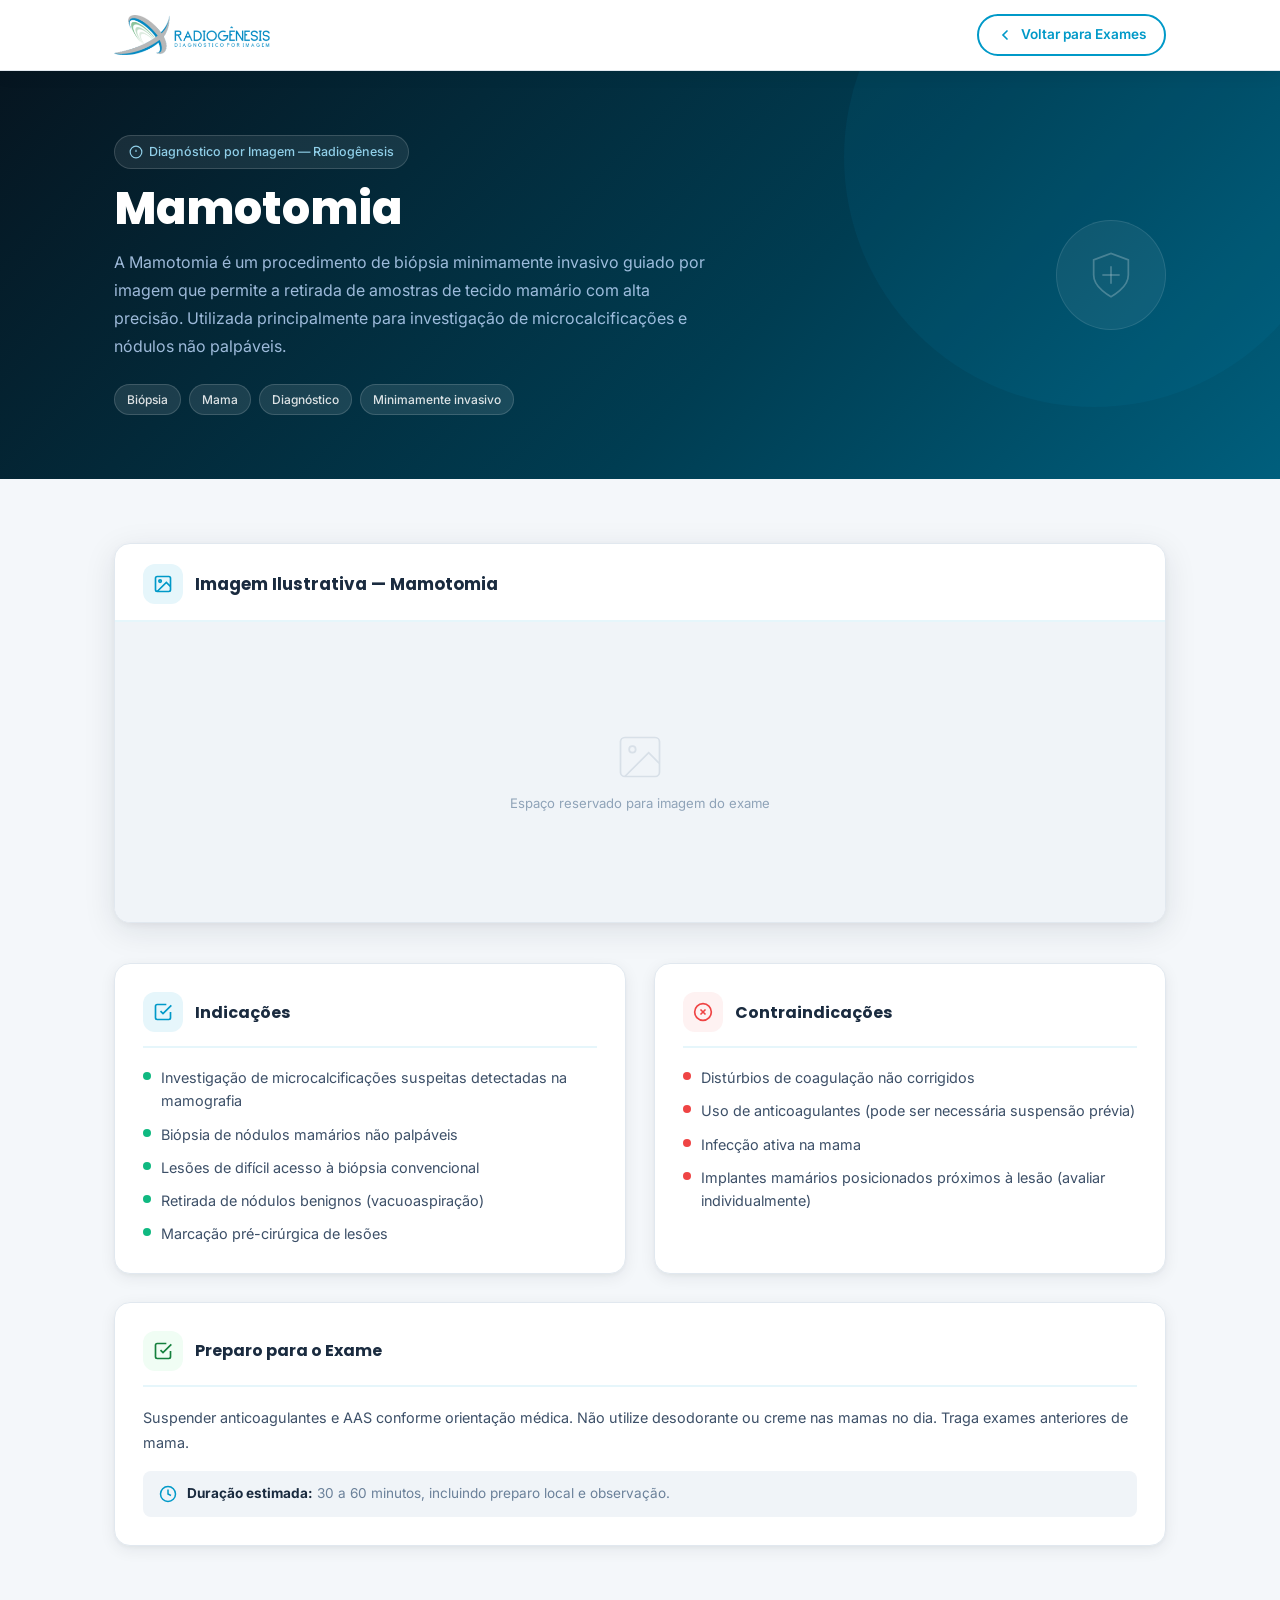
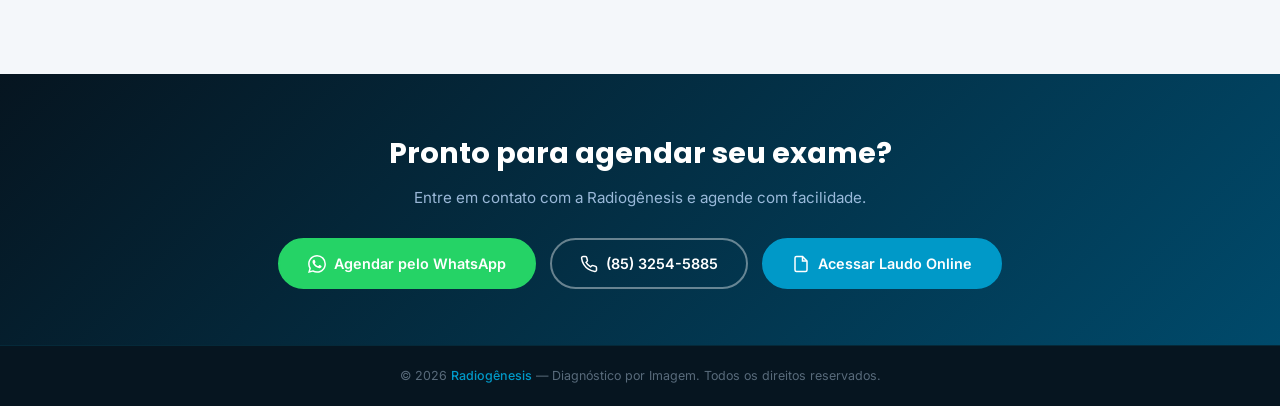
<file: exame-mamotomia.html>
<!DOCTYPE html>
<html lang="pt-BR">
<head>
    <meta charset="UTF-8">
    <meta name="viewport" content="width=device-width, initial-scale=1.0">
    <title>Mamotomia | Radiogênesis</title>
    <link rel="preconnect" href="https://fonts.googleapis.com">
    <link rel="preconnect" href="https://fonts.gstatic.com" crossorigin>
    <link href="https://fonts.googleapis.com/css2?family=Inter:wght@300;400;500;600;700;800&family=Poppins:wght@600;700;800&display=swap" rel="stylesheet">
    <link rel="icon" type="image/png" href="img/favicon.png">
    <style>
        :root{
            --primary:#0099C8;--primary-hover:#007BA3;--primary-50:#E6F6FB;--primary-100:#C0E8F5;
            --primary-200:#8DD4EC;--primary-700:#007BA3;--primary-900:#003D52;
            --gray-50:#F0F4F8;--gray-100:#E1E8EF;--gray-200:#CFD8E3;
            --text-heading:#1A2B3F;--text-body:#3D5068;--text-muted:#6B819A;--text-light:#8FA3B8;
            --bg-body:#F4F7FA;--bg-white:#FFFFFF;--bg-navy:#0A1F2E;--bg-navy-deep:#061520;
            --success:#10B981;--whatsapp:#25D366;
            --font-sans:'Inter',-apple-system,sans-serif;
            --font-heading:'Poppins','Inter',sans-serif;
            --radius-sm:8px;--radius-md:12px;--radius-lg:16px;--radius-full:9999px;
            --shadow-md:0 4px 16px rgba(15,29,47,.07),0 2px 4px rgba(15,29,47,.04);
            --shadow-lg:0 8px 32px rgba(15,29,47,.10),0 2px 8px rgba(15,29,47,.05);
            --transition:all .3s cubic-bezier(.4,0,.2,1);
        }
        *,*::before,*::after{margin:0;padding:0;box-sizing:border-box}
        html{scroll-behavior:smooth}

        body{
            font-family:var(--font-sans);color:var(--text-body);background:var(--bg-body);
            -webkit-font-smoothing:antialiased;line-height:1.6;
            opacity:0;animation:pageFadeIn .45s ease forwards;
        }
        @keyframes pageFadeIn{from{opacity:0;transform:translateY(12px)}to{opacity:1;transform:translateY(0)}}

        a{text-decoration:none;color:inherit}
        img{max-width:100%;display:block}

        .header{background:rgba(255,255,255,.97);border-bottom:1px solid var(--gray-100);padding:14px 0;position:sticky;top:0;z-index:100;box-shadow:var(--shadow-md)}
        .container{width:100%;max-width:1100px;margin:0 auto;padding:0 clamp(16px,4vw,24px)}
        .header__inner{display:flex;align-items:center;justify-content:space-between;gap:16px}
        .header__back{display:inline-flex;align-items:center;gap:8px;color:var(--primary);font-size:.85rem;font-weight:600;padding:8px 18px;border:2px solid var(--primary);border-radius:var(--radius-full);transition:var(--transition)}
        .header__back:hover{background:var(--primary-50);transform:translateX(-2px)}
        .logo img{height:40px;width:auto}

        .hero{background:linear-gradient(135deg,var(--bg-navy-deep),var(--primary-900) 60%,#005F7D);padding:clamp(40px,6vw,64px) 0;position:relative;overflow:hidden}
        .hero::before{content:'';position:absolute;top:-40%;right:-5%;width:500px;height:500px;background:rgba(0,153,200,.08);border-radius:50%;pointer-events:none}
        .hero__inner{display:grid;grid-template-columns:1fr auto;gap:32px;align-items:center;position:relative;z-index:1}
        .hero__badge{display:inline-flex;align-items:center;gap:6px;padding:6px 14px;background:rgba(255,255,255,.08);border:1px solid rgba(255,255,255,.15);border-radius:var(--radius-full);color:#90cfe8;font-size:.78rem;font-weight:500;margin-bottom:14px}
        .hero__title{font-family:var(--font-heading);font-size:clamp(1.8rem,4vw,2.8rem);font-weight:800;color:#fff;line-height:1.15;margin-bottom:14px}
        .hero__desc{font-size:clamp(.88rem,2vw,1rem);color:rgba(191,219,254,.82);line-height:1.75;max-width:600px;margin-bottom:24px}
        .hero__tags{display:flex;flex-wrap:wrap;gap:8px}
        .hero__tag{padding:5px 12px;background:rgba(255,255,255,.1);border:1px solid rgba(255,255,255,.15);border-radius:var(--radius-full);color:rgba(255,255,255,.85);font-size:.75rem;font-weight:500}
        .hero__icon{width:clamp(80px,10vw,110px);height:clamp(80px,10vw,110px);background:rgba(255,255,255,.06);border:1px solid rgba(255,255,255,.1);border-radius:50%;display:flex;align-items:center;justify-content:center;color:rgba(255,255,255,.4);flex-shrink:0}

        .content{padding:clamp(40px,6vw,64px) 0}

        .image-card{background:var(--bg-white);border:1px solid var(--gray-100);border-radius:var(--radius-lg);overflow:hidden;box-shadow:var(--shadow-lg);margin-bottom:clamp(24px,4vw,40px)}
        .image-card__header{display:flex;align-items:center;gap:12px;padding:20px 28px 16px;border-bottom:2px solid var(--primary-50)}
        .image-card__icon{width:40px;height:40px;display:flex;align-items:center;justify-content:center;background:var(--primary-50);color:var(--primary);border-radius:var(--radius-md);flex-shrink:0}
        .image-card__title{font-family:var(--font-heading);font-size:1.05rem;font-weight:700;color:var(--text-heading)}

        .image-slot{width:100%;height:300px;background:var(--gray-50);position:relative;overflow:hidden;display:flex;align-items:center;justify-content:center}
        .image-slot img{width:100%;height:100%;object-fit:cover;display:block}
        .image-slot__placeholder{display:flex;flex-direction:column;align-items:center;gap:10px;color:var(--text-light);font-size:.82rem}

        .info-grid{display:grid;grid-template-columns:1fr 1fr;gap:clamp(16px,3vw,28px)}
        .info-card{background:var(--bg-white);border:1px solid var(--gray-100);border-radius:var(--radius-lg);padding:clamp(20px,3vw,28px);box-shadow:var(--shadow-md)}
        .info-card--full{grid-column:1/-1}
        .info-card__header{display:flex;align-items:center;gap:12px;margin-bottom:18px;padding-bottom:14px;border-bottom:2px solid var(--primary-50)}
        .info-card__icon{width:40px;height:40px;display:flex;align-items:center;justify-content:center;background:var(--primary-50);color:var(--primary);border-radius:var(--radius-md);flex-shrink:0}
        .info-card__title{font-family:var(--font-heading);font-size:1rem;font-weight:700;color:var(--text-heading)}
        .info-list{list-style:none;display:flex;flex-direction:column;gap:10px}
        .info-list li{display:flex;align-items:flex-start;gap:10px;font-size:clamp(.82rem,1.8vw,.9rem);color:var(--text-body);line-height:1.6}
        .info-list li::before{content:'';width:8px;height:8px;border-radius:50%;flex-shrink:0;margin-top:6px}
        .info-list--green li::before{background:var(--success)}
        .info-list--red li::before{background:#EF4444}
        .info-text{font-size:clamp(.82rem,1.8vw,.9rem);color:var(--text-body);line-height:1.75}
        .info-meta{display:flex;align-items:center;gap:10px;margin-top:16px;padding:12px 16px;background:var(--gray-50);border-radius:var(--radius-sm)}
        .info-meta svg{color:var(--primary);flex-shrink:0}
        .info-meta span{font-size:.85rem;color:var(--text-muted)}
        .info-meta strong{color:var(--text-heading)}

        .cta{background:linear-gradient(135deg,var(--bg-navy-deep),#004a6b);padding:clamp(40px,6vw,56px) 0;margin-top:clamp(40px,6vw,64px)}
        .cta__inner{text-align:center}
        .cta__title{font-family:var(--font-heading);font-size:clamp(1.3rem,3vw,1.8rem);font-weight:700;color:#fff;margin-bottom:10px}
        .cta__sub{color:rgba(191,219,254,.8);margin-bottom:28px;font-size:clamp(.85rem,2vw,.95rem)}
        .cta__btns{display:flex;gap:14px;justify-content:center;flex-wrap:wrap}

        .btn{display:inline-flex;align-items:center;justify-content:center;gap:8px;font-family:var(--font-sans);font-weight:600;font-size:clamp(.82rem,2vw,.9rem);border:2px solid transparent;border-radius:var(--radius-full);cursor:pointer;transition:var(--transition);white-space:nowrap;padding:12px 28px;min-height:44px}
        .btn--primary{background:var(--primary);color:#fff;border-color:var(--primary)}
        .btn--primary:hover{background:var(--primary-hover);transform:translateY(-2px);box-shadow:0 8px 24px rgba(0,153,200,.38)}
        .btn--outline-white{background:transparent;color:#fff;border-color:rgba(255,255,255,.4)}
        .btn--outline-white:hover{background:rgba(255,255,255,.1);border-color:#fff;transform:translateY(-2px)}
        .btn--whatsapp{background:var(--whatsapp);border-color:var(--whatsapp);color:#fff}
        .btn--whatsapp:hover{background:#20BD5A;transform:translateY(-2px);box-shadow:0 8px 24px rgba(37,211,102,.35)}

        .footer{background:var(--bg-navy-deep);color:rgba(143,163,184,.6);text-align:center;padding:20px 0;font-size:.78rem;border-top:1px solid rgba(0,153,200,.15)}
        .footer a{color:var(--primary);font-weight:500}

        @media(max-width:768px){
            .hero__inner{grid-template-columns:1fr}
            .hero__icon{display:none}
            .info-grid{grid-template-columns:1fr}
            .info-card--full{grid-column:auto}
            .image-slot{height:200px}
            .cta__btns{flex-direction:column;align-items:center}
        }
    </style>
</head>
<body>

    <header class="header">
        <div class="container">
            <div class="header__inner">
                <a href="index.html" class="logo">
                    <img src="img/top.png" alt="Radiogênesis">
                </a>
                <a href="javascript:void(0)" onclick="window.opener ? window.close() : window.location.href='index.html#exames'" class="header__back">
                    <svg width="16" height="16" viewBox="0 0 24 24" fill="none" stroke="currentColor" stroke-width="2.5" stroke-linecap="round"><polyline points="15 18 9 12 15 6"/></svg>
                    Voltar para Exames
                </a>
            </div>
        </div>
    </header>

    <section class="hero">
        <div class="container">
            <div class="hero__inner">
                <div>
                    <div class="hero__badge">
                        <svg width="14" height="14" viewBox="0 0 24 24" fill="none" stroke="currentColor" stroke-width="2"><circle cx="12" cy="12" r="10"/><line x1="12" y1="8" x2="12" y2="12"/><line x1="12" y1="16" x2="12.01" y2="16"/></svg>
                        Diagnóstico por Imagem — Radiogênesis
                    </div>
                    <h1 class="hero__title">Mamotomia</h1>
                    <p class="hero__desc">A Mamotomia é um procedimento de biópsia minimamente invasivo guiado por imagem que permite a retirada de amostras de tecido mamário com alta precisão. Utilizada principalmente para investigação de microcalcificações e nódulos não palpáveis.</p>
                    <div class="hero__tags"><span class="hero__tag">Biópsia</span><span class="hero__tag">Mama</span><span class="hero__tag">Diagnóstico</span><span class="hero__tag">Minimamente invasivo</span></div>
                </div>
                <div class="hero__icon">
                    <svg width="52" height="52" viewBox="0 0 24 24" fill="none" stroke="currentColor" stroke-width="0.8" opacity="0.6"><path d="M12 22s8-4 8-10V5l-8-3-8 3v7c0 6 8 10 8 10z"/><line x1="12" y1="8" x2="12" y2="16"/><line x1="8" y1="12" x2="16" y2="12"/></svg>
                </div>
            </div>
        </div>
    </section>

    <section class="content">
        <div class="container">

            <div class="image-card">
                <div class="image-card__header">
                    <div class="image-card__icon">
                        <svg width="20" height="20" viewBox="0 0 24 24" fill="none" stroke="currentColor" stroke-width="2"><rect x="3" y="3" width="18" height="18" rx="2"/><circle cx="8.5" cy="8.5" r="1.5"/><polyline points="21 15 16 10 5 21"/></svg>
                    </div>
                    <h2 class="image-card__title">Imagem Ilustrativa — Mamotomia</h2>
                </div>
                <div class="image-slot">
                    <!-- Adicione o arquivo mamotomia.webp na pasta img/exames/ e descomente a linha abaixo -->
                    <!-- <img src="img/exames/mamotomia.webp" alt="Mamotomia"> -->
                    <div class="image-slot__placeholder">
                        <svg width="52" height="52" viewBox="0 0 24 24" fill="none" stroke="currentColor" stroke-width="0.8" opacity="0.25"><rect x="3" y="3" width="18" height="18" rx="2"/><circle cx="8.5" cy="8.5" r="1.5"/><polyline points="21 15 16 10 5 21"/></svg>
                        <p>Espaço reservado para imagem do exame</p>
                    </div>
                </div>
            </div>

            <div class="info-grid">

                <div class="info-card">
                    <div class="info-card__header">
                        <div class="info-card__icon">
                            <svg width="20" height="20" viewBox="0 0 24 24" fill="none" stroke="currentColor" stroke-width="2"><polyline points="9 11 12 14 22 4"/><path d="M21 12v7a2 2 0 0 1-2 2H5a2 2 0 0 1-2-2V5a2 2 0 0 1 2-2h11"/></svg>
                        </div>
                        <h2 class="info-card__title">Indicações</h2>
                    </div>
                    <ul class="info-list info-list--green"><li>Investigação de microcalcificações suspeitas detectadas na mamografia</li><li>Biópsia de nódulos mamários não palpáveis</li><li>Lesões de difícil acesso à biópsia convencional</li><li>Retirada de nódulos benignos (vacuoaspiração)</li><li>Marcação pré-cirúrgica de lesões</li></ul>
                </div>

                <div class="info-card">
                    <div class="info-card__header">
                        <div class="info-card__icon" style="background:#FEF2F2;color:#EF4444">
                            <svg width="20" height="20" viewBox="0 0 24 24" fill="none" stroke="currentColor" stroke-width="2"><circle cx="12" cy="12" r="10"/><line x1="15" y1="9" x2="9" y2="15"/><line x1="9" y1="9" x2="15" y2="15"/></svg>
                        </div>
                        <h2 class="info-card__title">Contraindicações</h2>
                    </div>
                    <ul class="info-list info-list--red"><li>Distúrbios de coagulação não corrigidos</li><li>Uso de anticoagulantes (pode ser necessária suspensão prévia)</li><li>Infecção ativa na mama</li><li>Implantes mamários posicionados próximos à lesão (avaliar individualmente)</li></ul>
                </div>

                <div class="info-card info-card--full">
                    <div class="info-card__header">
                        <div class="info-card__icon" style="background:#F0FDF4;color:#15803D">
                            <svg width="20" height="20" viewBox="0 0 24 24" fill="none" stroke="currentColor" stroke-width="2"><path d="M9 11l3 3L22 4"/><path d="M21 12v7a2 2 0 0 1-2 2H5a2 2 0 0 1-2-2V5a2 2 0 0 1 2-2h11"/></svg>
                        </div>
                        <h2 class="info-card__title">Preparo para o Exame</h2>
                    </div>
                    <p class="info-text">Suspender anticoagulantes e AAS conforme orientação médica. Não utilize desodorante ou creme nas mamas no dia. Traga exames anteriores de mama.</p>
                    <div class="info-meta">
                        <svg width="18" height="18" viewBox="0 0 24 24" fill="none" stroke="currentColor" stroke-width="2"><circle cx="12" cy="12" r="10"/><polyline points="12 6 12 12 16 14"/></svg>
                        <span><strong>Duração estimada:</strong> 30 a 60 minutos, incluindo preparo local e observação.</span>
                    </div>
                </div>

            </div>
        </div>
    </section>

    <section class="cta">
        <div class="container">
            <div class="cta__inner">
                <h2 class="cta__title">Pronto para agendar seu exame?</h2>
                <p class="cta__sub">Entre em contato com a Radiogênesis e agende com facilidade.</p>
                <div class="cta__btns">
                    <a href="https://api.whatsapp.com/send?l=pt_BR&phone=558532545885&text=Ol%C3%A1!%20Gostaria%20de%20agendar%20uma%20Mamotomia." target="_blank" class="btn btn--whatsapp">
                        <svg width="18" height="18" viewBox="0 0 24 24" fill="currentColor"><path d="M17.472 14.382c-.297-.149-1.758-.867-2.03-.967-.273-.099-.471-.148-.67.15-.197.297-.767.966-.94 1.164-.173.199-.347.223-.644.075-.297-.15-1.255-.463-2.39-1.475-.883-.788-1.48-1.761-1.653-2.059-.173-.297-.018-.458.13-.606.134-.133.298-.347.446-.52.149-.174.198-.298.298-.497.099-.198.05-.371-.025-.52-.075-.149-.669-1.612-.916-2.207-.242-.579-.487-.5-.669-.51-.173-.008-.371-.01-.57-.01-.198 0-.52.074-.792.372-.272.297-1.04 1.016-1.04 2.479 0 1.462 1.065 2.875 1.213 3.074.149.198 2.096 3.2 5.077 4.487.709.306 1.262.489 1.694.625.712.227 1.36.195 1.871.118.571-.085 1.758-.719 2.006-1.413.248-.694.248-1.289.173-1.413-.074-.124-.272-.198-.57-.347m-5.421 7.403h-.004a9.87 9.87 0 01-5.031-1.378l-.361-.214-3.741.982.998-3.648-.235-.374a9.86 9.86 0 01-1.51-5.26c.001-5.45 4.436-9.884 9.888-9.884 2.64 0 5.122 1.03 6.988 2.898a9.825 9.825 0 012.893 6.994c-.003 5.45-4.437 9.884-9.885 9.884m8.413-18.297A11.815 11.815 0 0012.05 0C5.495 0 .16 5.335.157 11.892c0 2.096.547 4.142 1.588 5.945L.057 24l6.305-1.654a11.882 11.882 0 005.683 1.448h.005c6.554 0 11.89-5.335 11.893-11.893a11.821 11.821 0 00-3.48-8.413z"/></svg>
                        Agendar pelo WhatsApp
                    </a>
                    <a href="tel:+558532545885" class="btn btn--outline-white">
                        <svg width="18" height="18" viewBox="0 0 24 24" fill="none" stroke="currentColor" stroke-width="2"><path d="M22 16.92v3a2 2 0 0 1-2.18 2 19.79 19.79 0 0 1-8.63-3.07 19.5 19.5 0 0 1-6-6 19.79 19.79 0 0 1-3.07-8.67A2 2 0 0 1 4.11 2h3a2 2 0 0 1 2 1.72 12.84 12.84 0 0 0 .7 2.81 2 2 0 0 1-.45 2.11L8.09 9.91a16 16 0 0 0 6 6l1.27-1.27a2 2 0 0 1 2.11-.45 12.84 12.84 0 0 0 2.81.7A2 2 0 0 1 22 16.92z"/></svg>
                        (85) 3254-5885
                    </a>
                    <a href="https://radiogenesis.najasocial.com/users/sign_in?role=4" target="_blank" class="btn btn--primary">
                        <svg width="18" height="18" viewBox="0 0 24 24" fill="none" stroke="currentColor" stroke-width="2"><path d="M14 2H6a2 2 0 0 0-2 2v16a2 2 0 0 0 2 2h12a2 2 0 0 0 2-2V8z"/><polyline points="14 2 14 8 20 8"/></svg>
                        Acessar Laudo Online
                    </a>
                </div>
            </div>
        </div>
    </section>

    <footer class="footer">
        <div class="container">
            <p>© 2026 <a href="index.html">Radiogênesis</a> — Diagnóstico por Imagem. Todos os direitos reservados.</p>
        </div>
    </footer>

</body>
</html>
</file>
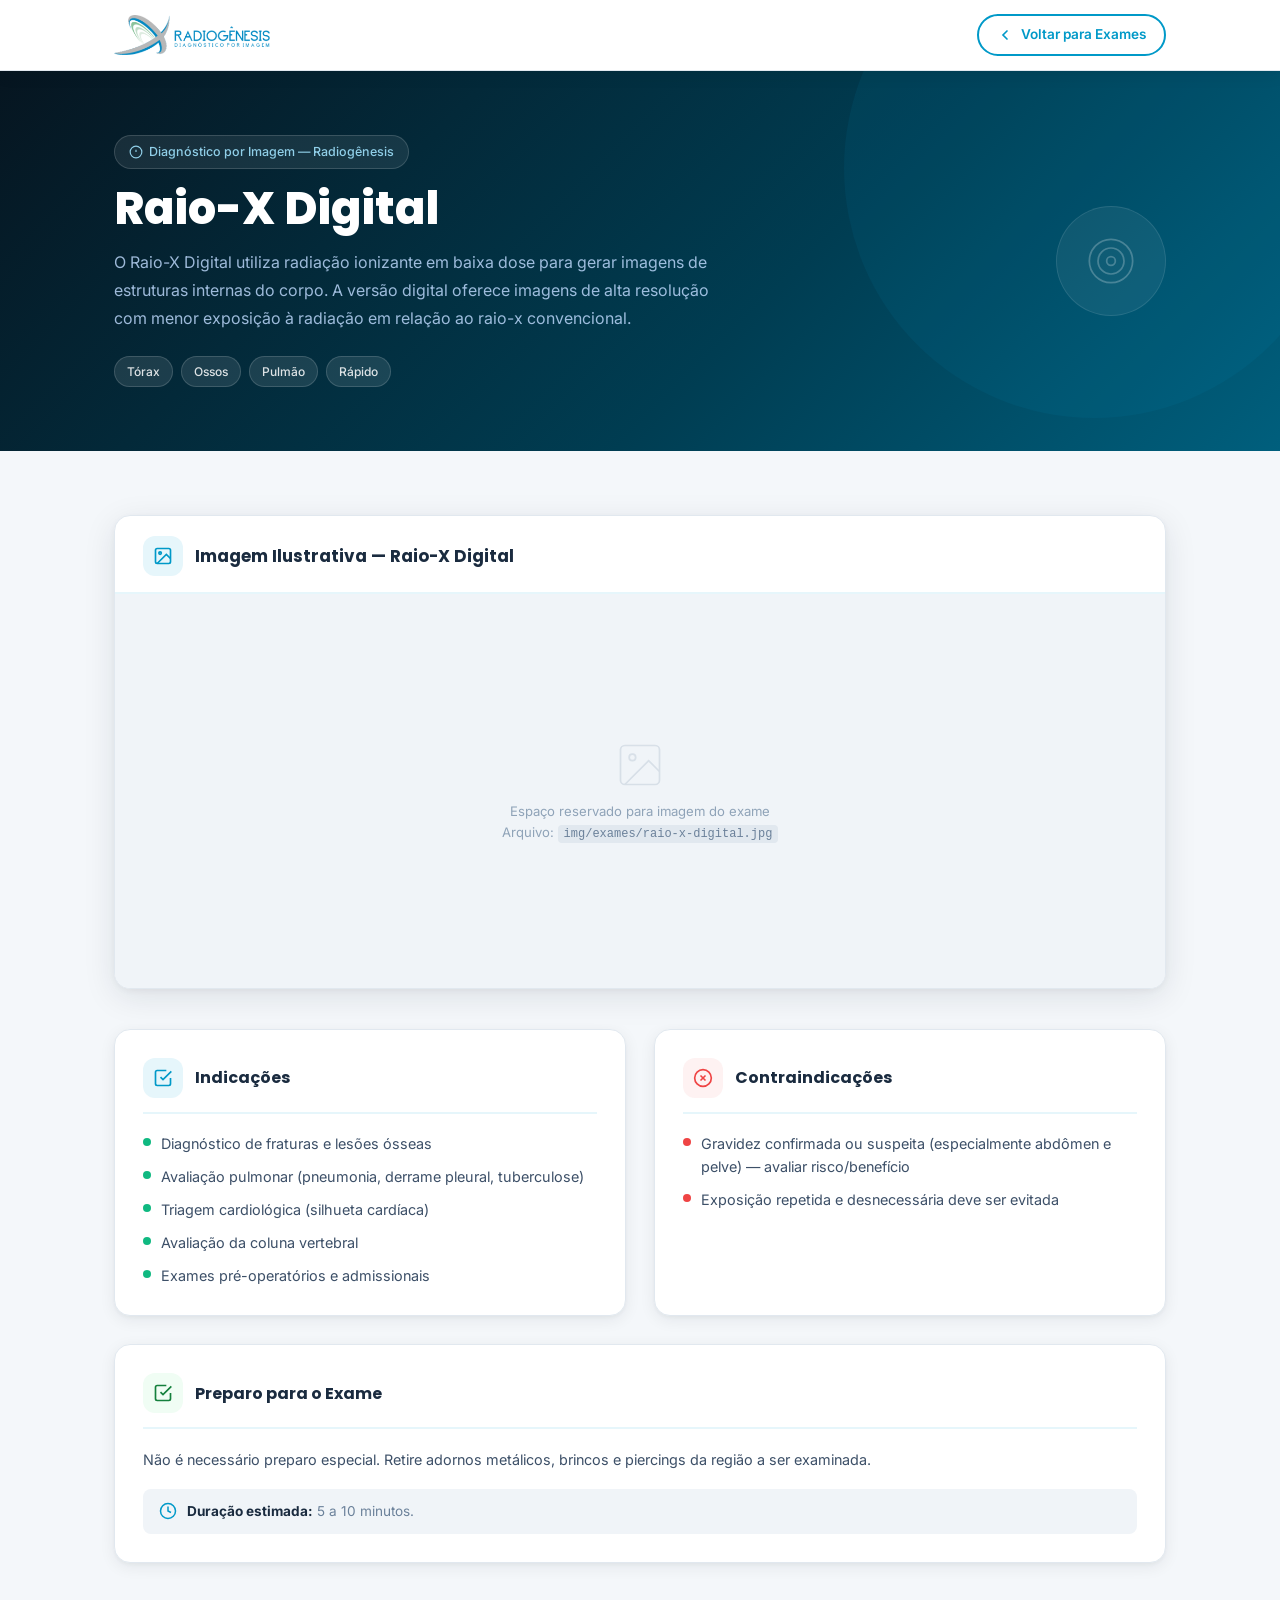
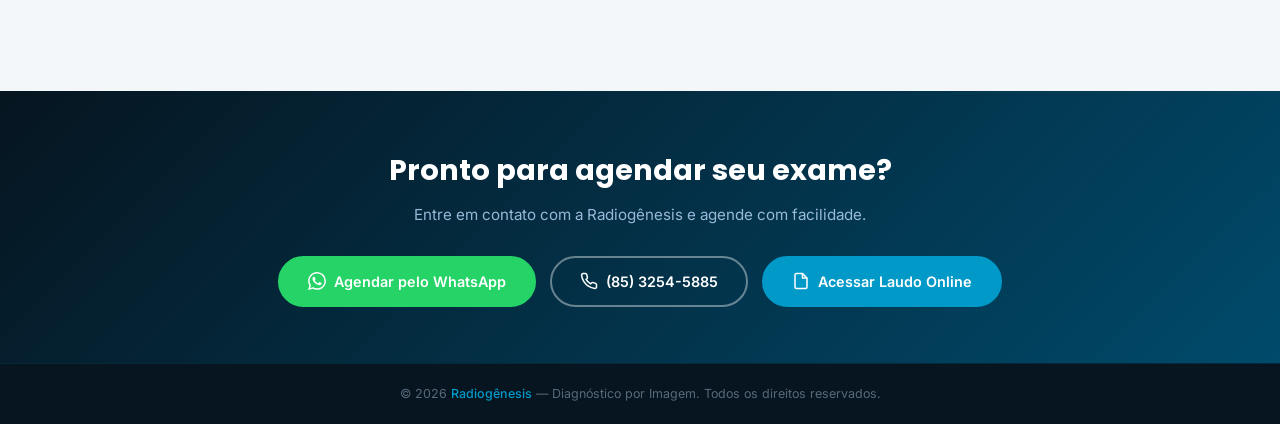
<file: exame-raio-x-digital.html>
<!DOCTYPE html>
<html lang="pt-BR">
<head>
    <meta charset="UTF-8">
    <meta name="viewport" content="width=device-width, initial-scale=1.0">
    <title>Raio-X Digital | Radiogênesis</title>
    <link rel="preconnect" href="https://fonts.googleapis.com">
    <link rel="preconnect" href="https://fonts.gstatic.com" crossorigin>
    <link href="https://fonts.googleapis.com/css2?family=Inter:wght@300;400;500;600;700;800&family=Poppins:wght@600;700;800&display=swap" rel="stylesheet">
    <link rel="icon" type="image/png" href="img/favicon.png">
    <style>
        :root{
            --primary:#0099C8;--primary-hover:#007BA3;--primary-50:#E6F6FB;--primary-100:#C0E8F5;
            --primary-200:#8DD4EC;--primary-700:#007BA3;--primary-900:#003D52;
            --gray-50:#F0F4F8;--gray-100:#E1E8EF;--gray-200:#CFD8E3;
            --text-heading:#1A2B3F;--text-body:#3D5068;--text-muted:#6B819A;--text-light:#8FA3B8;
            --bg-body:#F4F7FA;--bg-white:#FFFFFF;--bg-navy:#0A1F2E;--bg-navy-deep:#061520;
            --success:#10B981;--whatsapp:#25D366;
            --font-sans:'Inter',-apple-system,sans-serif;
            --font-heading:'Poppins','Inter',sans-serif;
            --radius-sm:8px;--radius-md:12px;--radius-lg:16px;--radius-full:9999px;
            --shadow-md:0 4px 16px rgba(15,29,47,.07),0 2px 4px rgba(15,29,47,.04);
            --shadow-lg:0 8px 32px rgba(15,29,47,.10),0 2px 8px rgba(15,29,47,.05);
            --transition:all .3s cubic-bezier(.4,0,.2,1);
        }
        *,*::before,*::after{margin:0;padding:0;box-sizing:border-box}
        html{scroll-behavior:smooth}

        /* PAGE FADE-IN */
        body{
            font-family:var(--font-sans);color:var(--text-body);background:var(--bg-body);
            -webkit-font-smoothing:antialiased;line-height:1.6;
            opacity:0;animation:pageFadeIn .45s ease forwards;
        }
        @keyframes pageFadeIn{from{opacity:0;transform:translateY(12px)}to{opacity:1;transform:translateY(0)}}

        a{text-decoration:none;color:inherit}
        img{max-width:100%;display:block}

        /* HEADER */
        .header{background:rgba(255,255,255,.97);border-bottom:1px solid var(--gray-100);padding:14px 0;position:sticky;top:0;z-index:100;box-shadow:var(--shadow-md)}
        .container{width:100%;max-width:1100px;margin:0 auto;padding:0 clamp(16px,4vw,24px)}
        .header__inner{display:flex;align-items:center;justify-content:space-between;gap:16px}
        .header__back{display:inline-flex;align-items:center;gap:8px;color:var(--primary);font-size:.85rem;font-weight:600;padding:8px 18px;border:2px solid var(--primary);border-radius:var(--radius-full);transition:var(--transition)}
        .header__back:hover{background:var(--primary-50);transform:translateX(-2px)}
        .logo img{height:40px;width:auto}

        /* HERO */
        .hero{background:linear-gradient(135deg,var(--bg-navy-deep),var(--primary-900) 60%,#005F7D);padding:clamp(40px,6vw,64px) 0;position:relative;overflow:hidden}
        .hero::before{content:'';position:absolute;top:-40%;right:-5%;width:500px;height:500px;background:rgba(0,153,200,.08);border-radius:50%;pointer-events:none}
        .hero__inner{display:grid;grid-template-columns:1fr auto;gap:32px;align-items:center;position:relative;z-index:1}
        .hero__badge{display:inline-flex;align-items:center;gap:6px;padding:6px 14px;background:rgba(255,255,255,.08);border:1px solid rgba(255,255,255,.15);border-radius:var(--radius-full);color:#90cfe8;font-size:.78rem;font-weight:500;margin-bottom:14px}
        .hero__title{font-family:var(--font-heading);font-size:clamp(1.8rem,4vw,2.8rem);font-weight:800;color:#fff;line-height:1.15;margin-bottom:14px}
        .hero__desc{font-size:clamp(.88rem,2vw,1rem);color:rgba(191,219,254,.82);line-height:1.75;max-width:600px;margin-bottom:24px}
        .hero__tags{display:flex;flex-wrap:wrap;gap:8px}
        .hero__tag{padding:5px 12px;background:rgba(255,255,255,.1);border:1px solid rgba(255,255,255,.15);border-radius:var(--radius-full);color:rgba(255,255,255,.85);font-size:.75rem;font-weight:500}
        .hero__icon{width:clamp(80px,10vw,110px);height:clamp(80px,10vw,110px);background:rgba(255,255,255,.06);border:1px solid rgba(255,255,255,.1);border-radius:50%;display:flex;align-items:center;justify-content:center;color:rgba(255,255,255,.4);flex-shrink:0}

        /* CONTENT */
        .content{padding:clamp(40px,6vw,64px) 0}

        /* IMAGEM — primeiro card, full width */
        .image-card{
            background:var(--bg-white);
            border:1px solid var(--gray-100);
            border-radius:var(--radius-lg);
            overflow:hidden;
            box-shadow:var(--shadow-lg);
            margin-bottom:clamp(24px,4vw,40px);
        }
        .image-card__header{
            display:flex;align-items:center;gap:12px;
            padding:20px 28px 16px;
            border-bottom:2px solid var(--primary-50);
        }
        .image-card__icon{width:40px;height:40px;display:flex;align-items:center;justify-content:center;background:var(--primary-50);color:var(--primary);border-radius:var(--radius-md);flex-shrink:0}
        .image-card__title{font-family:var(--font-heading);font-size:1.05rem;font-weight:700;color:var(--text-heading)}
        .image-slot{
            width:100%;aspect-ratio:16/6;
            background:var(--gray-50);
            display:flex;flex-direction:column;align-items:center;justify-content:center;
            gap:12px;color:var(--text-light);position:relative;overflow:hidden;
            min-height:200px;
        }
        .image-slot img{width:100%;height:100%;object-fit:cover;position:absolute;inset:0;display:block}
        .image-slot__placeholder{display:flex;flex-direction:column;align-items:center;gap:10px;padding:32px}
        .image-slot__label{font-size:.82rem;color:var(--text-light);text-align:center;line-height:1.6}
        .image-slot__label code{font-size:.75rem;background:var(--gray-100);padding:2px 6px;border-radius:4px;color:var(--text-muted)}

        /* GRID de info */
        .info-grid{display:grid;grid-template-columns:1fr 1fr;gap:clamp(16px,3vw,28px)}
        .info-card{background:var(--bg-white);border:1px solid var(--gray-100);border-radius:var(--radius-lg);padding:clamp(20px,3vw,28px);box-shadow:var(--shadow-md)}
        .info-card--full{grid-column:1/-1}
        .info-card__header{display:flex;align-items:center;gap:12px;margin-bottom:18px;padding-bottom:14px;border-bottom:2px solid var(--primary-50)}
        .info-card__icon{width:40px;height:40px;display:flex;align-items:center;justify-content:center;background:var(--primary-50);color:var(--primary);border-radius:var(--radius-md);flex-shrink:0}
        .info-card__title{font-family:var(--font-heading);font-size:1rem;font-weight:700;color:var(--text-heading)}
        .info-list{list-style:none;display:flex;flex-direction:column;gap:10px}
        .info-list li{display:flex;align-items:flex-start;gap:10px;font-size:clamp(.82rem,1.8vw,.9rem);color:var(--text-body);line-height:1.6}
        .info-list li::before{content:'';width:8px;height:8px;border-radius:50%;flex-shrink:0;margin-top:6px}
        .info-list--green li::before{background:var(--success)}
        .info-list--red li::before{background:#EF4444}
        .info-text{font-size:clamp(.82rem,1.8vw,.9rem);color:var(--text-body);line-height:1.75}
        .info-meta{display:flex;align-items:center;gap:10px;margin-top:16px;padding:12px 16px;background:var(--gray-50);border-radius:var(--radius-sm)}
        .info-meta svg{color:var(--primary);flex-shrink:0}
        .info-meta span{font-size:.85rem;color:var(--text-muted)}
        .info-meta strong{color:var(--text-heading)}

        /* CTA */
        .cta{background:linear-gradient(135deg,var(--bg-navy-deep),#004a6b);padding:clamp(40px,6vw,56px) 0;margin-top:clamp(40px,6vw,64px)}
        .cta__inner{text-align:center}
        .cta__title{font-family:var(--font-heading);font-size:clamp(1.3rem,3vw,1.8rem);font-weight:700;color:#fff;margin-bottom:10px}
        .cta__sub{color:rgba(191,219,254,.8);margin-bottom:28px;font-size:clamp(.85rem,2vw,.95rem)}
        .cta__btns{display:flex;gap:14px;justify-content:center;flex-wrap:wrap}

        /* BUTTONS */
        .btn{display:inline-flex;align-items:center;justify-content:center;gap:8px;font-family:var(--font-sans);font-weight:600;font-size:clamp(.82rem,2vw,.9rem);border:2px solid transparent;border-radius:var(--radius-full);cursor:pointer;transition:var(--transition);white-space:nowrap;padding:12px 28px;min-height:44px}
        .btn--primary{background:var(--primary);color:#fff;border-color:var(--primary)}
        .btn--primary:hover{background:var(--primary-hover);transform:translateY(-2px);box-shadow:0 8px 24px rgba(0,153,200,.38)}
        .btn--outline-white{background:transparent;color:#fff;border-color:rgba(255,255,255,.4)}
        .btn--outline-white:hover{background:rgba(255,255,255,.1);border-color:#fff;transform:translateY(-2px)}
        .btn--whatsapp{background:var(--whatsapp);border-color:var(--whatsapp);color:#fff}
        .btn--whatsapp:hover{background:#20BD5A;transform:translateY(-2px);box-shadow:0 8px 24px rgba(37,211,102,.35)}

        /* FOOTER */
        .footer{background:var(--bg-navy-deep);color:rgba(143,163,184,.6);text-align:center;padding:20px 0;font-size:.78rem;border-top:1px solid rgba(0,153,200,.15)}
        .footer a{color:var(--primary);font-weight:500}

        /* RESPONSIVE */
        @media(max-width:768px){
            .hero__inner{grid-template-columns:1fr}
            .hero__icon{display:none}
            .info-grid{grid-template-columns:1fr}
            .info-card--full{grid-column:auto}
            .image-slot{aspect-ratio:16/9;min-height:160px}
            .cta__btns{flex-direction:column;align-items:center}
        }
    </style>
</head>
<body>

    <header class="header">
        <div class="container">
            <div class="header__inner">
                <a href="index.html" class="logo">
                    <img src="img/top.png" alt="Radiogênesis">
                </a>
                <a href="javascript:void(0)" onclick="window.opener ? window.close() : window.location.href='index.html#exames'" class="header__back">
                    <svg width="16" height="16" viewBox="0 0 24 24" fill="none" stroke="currentColor" stroke-width="2.5" stroke-linecap="round"><polyline points="15 18 9 12 15 6"/></svg>
                    Voltar para Exames
                </a>
            </div>
        </div>
    </header>

    <section class="hero">
        <div class="container">
            <div class="hero__inner">
                <div>
                    <div class="hero__badge">
                        <svg width="14" height="14" viewBox="0 0 24 24" fill="none" stroke="currentColor" stroke-width="2"><circle cx="12" cy="12" r="10"/><line x1="12" y1="8" x2="12" y2="12"/><line x1="12" y1="16" x2="12.01" y2="16"/></svg>
                        Diagnóstico por Imagem — Radiogênesis
                    </div>
                    <h1 class="hero__title">Raio-X Digital</h1>
                    <p class="hero__desc">O Raio-X Digital utiliza radiação ionizante em baixa dose para gerar imagens de estruturas internas do corpo. A versão digital oferece imagens de alta resolução com menor exposição à radiação em relação ao raio-x convencional.</p>
                    <div class="hero__tags"><span class="hero__tag">Tórax</span><span class="hero__tag">Ossos</span><span class="hero__tag">Pulmão</span><span class="hero__tag">Rápido</span></div>
                </div>
                <div class="hero__icon">
                    <svg width="52" height="52" viewBox="0 0 24 24" fill="none" stroke="currentColor" stroke-width="0.8" opacity="0.6"><circle cx="12" cy="12" r="10"/><circle cx="12" cy="12" r="6"/><circle cx="12" cy="12" r="2"/></svg>
                </div>
            </div>
        </div>
    </section>

    <section class="content">
        <div class="container">

            <!-- 1. IMAGEM — primeiro elemento -->
            <div class="image-card">
                <div class="image-card__header">
                    <div class="image-card__icon">
                        <svg width="20" height="20" viewBox="0 0 24 24" fill="none" stroke="currentColor" stroke-width="2"><rect x="3" y="3" width="18" height="18" rx="2"/><circle cx="8.5" cy="8.5" r="1.5"/><polyline points="21 15 16 10 5 21"/></svg>
                    </div>
                    <h2 class="image-card__title">Imagem Ilustrativa — Raio-X Digital</h2>
                </div>
                <div class="image-slot">
                    <!-- Para adicionar a imagem, remova o comentário abaixo e coloque o arquivo em img/exames/ -->
                    <!-- <img src="img/exames/raio-x-digital.jpg" alt="Raio-X Digital"> -->
                    <div class="image-slot__placeholder">
                        <svg width="52" height="52" viewBox="0 0 24 24" fill="none" stroke="currentColor" stroke-width="0.8" opacity="0.25"><rect x="3" y="3" width="18" height="18" rx="2"/><circle cx="8.5" cy="8.5" r="1.5"/><polyline points="21 15 16 10 5 21"/></svg>
                        <p class="image-slot__label">
                            Espaço reservado para imagem do exame<br>
                            Arquivo: <code>img/exames/raio-x-digital.jpg</code>
                        </p>
                    </div>
                </div>
            </div>

            <!-- 2. GRID: Indicações + Contraindicações + Preparo -->
            <div class="info-grid">

                <div class="info-card">
                    <div class="info-card__header">
                        <div class="info-card__icon">
                            <svg width="20" height="20" viewBox="0 0 24 24" fill="none" stroke="currentColor" stroke-width="2"><polyline points="9 11 12 14 22 4"/><path d="M21 12v7a2 2 0 0 1-2 2H5a2 2 0 0 1-2-2V5a2 2 0 0 1 2-2h11"/></svg>
                        </div>
                        <h2 class="info-card__title">Indicações</h2>
                    </div>
                    <ul class="info-list info-list--green"><li>Diagnóstico de fraturas e lesões ósseas</li><li>Avaliação pulmonar (pneumonia, derrame pleural, tuberculose)</li><li>Triagem cardiológica (silhueta cardíaca)</li><li>Avaliação da coluna vertebral</li><li>Exames pré-operatórios e admissionais</li></ul>
                </div>

                <div class="info-card">
                    <div class="info-card__header">
                        <div class="info-card__icon" style="background:#FEF2F2;color:#EF4444">
                            <svg width="20" height="20" viewBox="0 0 24 24" fill="none" stroke="currentColor" stroke-width="2"><circle cx="12" cy="12" r="10"/><line x1="15" y1="9" x2="9" y2="15"/><line x1="9" y1="9" x2="15" y2="15"/></svg>
                        </div>
                        <h2 class="info-card__title">Contraindicações</h2>
                    </div>
                    <ul class="info-list info-list--red"><li>Gravidez confirmada ou suspeita (especialmente abdômen e pelve) — avaliar risco/benefício</li><li>Exposição repetida e desnecessária deve ser evitada</li></ul>
                </div>

                <div class="info-card info-card--full">
                    <div class="info-card__header">
                        <div class="info-card__icon" style="background:#F0FDF4;color:#15803D">
                            <svg width="20" height="20" viewBox="0 0 24 24" fill="none" stroke="currentColor" stroke-width="2"><path d="M9 11l3 3L22 4"/><path d="M21 12v7a2 2 0 0 1-2 2H5a2 2 0 0 1-2-2V5a2 2 0 0 1 2-2h11"/></svg>
                        </div>
                        <h2 class="info-card__title">Preparo para o Exame</h2>
                    </div>
                    <p class="info-text">Não é necessário preparo especial. Retire adornos metálicos, brincos e piercings da região a ser examinada.</p>
                    <div class="info-meta">
                        <svg width="18" height="18" viewBox="0 0 24 24" fill="none" stroke="currentColor" stroke-width="2"><circle cx="12" cy="12" r="10"/><polyline points="12 6 12 12 16 14"/></svg>
                        <span><strong>Duração estimada:</strong> 5 a 10 minutos.</span>
                    </div>
                </div>

            </div>
        </div>
    </section>

    <section class="cta">
        <div class="container">
            <div class="cta__inner">
                <h2 class="cta__title">Pronto para agendar seu exame?</h2>
                <p class="cta__sub">Entre em contato com a Radiogênesis e agende com facilidade.</p>
                <div class="cta__btns">
                    <a href="https://api.whatsapp.com/send?l=pt_BR&phone=558532545885&text=Ol%C3%A1!%20Gostaria%20de%20agendar%20um%28a%29%20Raio-X%20Digital." target="_blank" class="btn btn--whatsapp">
                        <svg width="18" height="18" viewBox="0 0 24 24" fill="currentColor"><path d="M17.472 14.382c-.297-.149-1.758-.867-2.03-.967-.273-.099-.471-.148-.67.15-.197.297-.767.966-.94 1.164-.173.199-.347.223-.644.075-.297-.15-1.255-.463-2.39-1.475-.883-.788-1.48-1.761-1.653-2.059-.173-.297-.018-.458.13-.606.134-.133.298-.347.446-.52.149-.174.198-.298.298-.497.099-.198.05-.371-.025-.52-.075-.149-.669-1.612-.916-2.207-.242-.579-.487-.5-.669-.51-.173-.008-.371-.01-.57-.01-.198 0-.52.074-.792.372-.272.297-1.04 1.016-1.04 2.479 0 1.462 1.065 2.875 1.213 3.074.149.198 2.096 3.2 5.077 4.487.709.306 1.262.489 1.694.625.712.227 1.36.195 1.871.118.571-.085 1.758-.719 2.006-1.413.248-.694.248-1.289.173-1.413-.074-.124-.272-.198-.57-.347m-5.421 7.403h-.004a9.87 9.87 0 01-5.031-1.378l-.361-.214-3.741.982.998-3.648-.235-.374a9.86 9.86 0 01-1.51-5.26c.001-5.45 4.436-9.884 9.888-9.884 2.64 0 5.122 1.03 6.988 2.898a9.825 9.825 0 012.893 6.994c-.003 5.45-4.437 9.884-9.885 9.884m8.413-18.297A11.815 11.815 0 0012.05 0C5.495 0 .16 5.335.157 11.892c0 2.096.547 4.142 1.588 5.945L.057 24l6.305-1.654a11.882 11.882 0 005.683 1.448h.005c6.554 0 11.89-5.335 11.893-11.893a11.821 11.821 0 00-3.48-8.413z"/></svg>
                        Agendar pelo WhatsApp
                    </a>
                    <a href="tel:+558532545885" class="btn btn--outline-white">
                        <svg width="18" height="18" viewBox="0 0 24 24" fill="none" stroke="currentColor" stroke-width="2"><path d="M22 16.92v3a2 2 0 0 1-2.18 2 19.79 19.79 0 0 1-8.63-3.07 19.5 19.5 0 0 1-6-6 19.79 19.79 0 0 1-3.07-8.67A2 2 0 0 1 4.11 2h3a2 2 0 0 1 2 1.72 12.84 12.84 0 0 0 .7 2.81 2 2 0 0 1-.45 2.11L8.09 9.91a16 16 0 0 0 6 6l1.27-1.27a2 2 0 0 1 2.11-.45 12.84 12.84 0 0 0 2.81.7A2 2 0 0 1 22 16.92z"/></svg>
                        (85) 3254-5885
                    </a>
                    <a href="https://radiogenesis.najasocial.com/users/sign_in?role=4" target="_blank" class="btn btn--primary">
                        <svg width="18" height="18" viewBox="0 0 24 24" fill="none" stroke="currentColor" stroke-width="2"><path d="M14 2H6a2 2 0 0 0-2 2v16a2 2 0 0 0 2 2h12a2 2 0 0 0 2-2V8z"/><polyline points="14 2 14 8 20 8"/></svg>
                        Acessar Laudo Online
                    </a>
                </div>
            </div>
        </div>
    </section>

    <footer class="footer">
        <div class="container">
            <p>© 2026 <a href="index.html">Radiogênesis</a> — Diagnóstico por Imagem. Todos os direitos reservados.</p>
        </div>
    </footer>

</body>
</html>
</file>
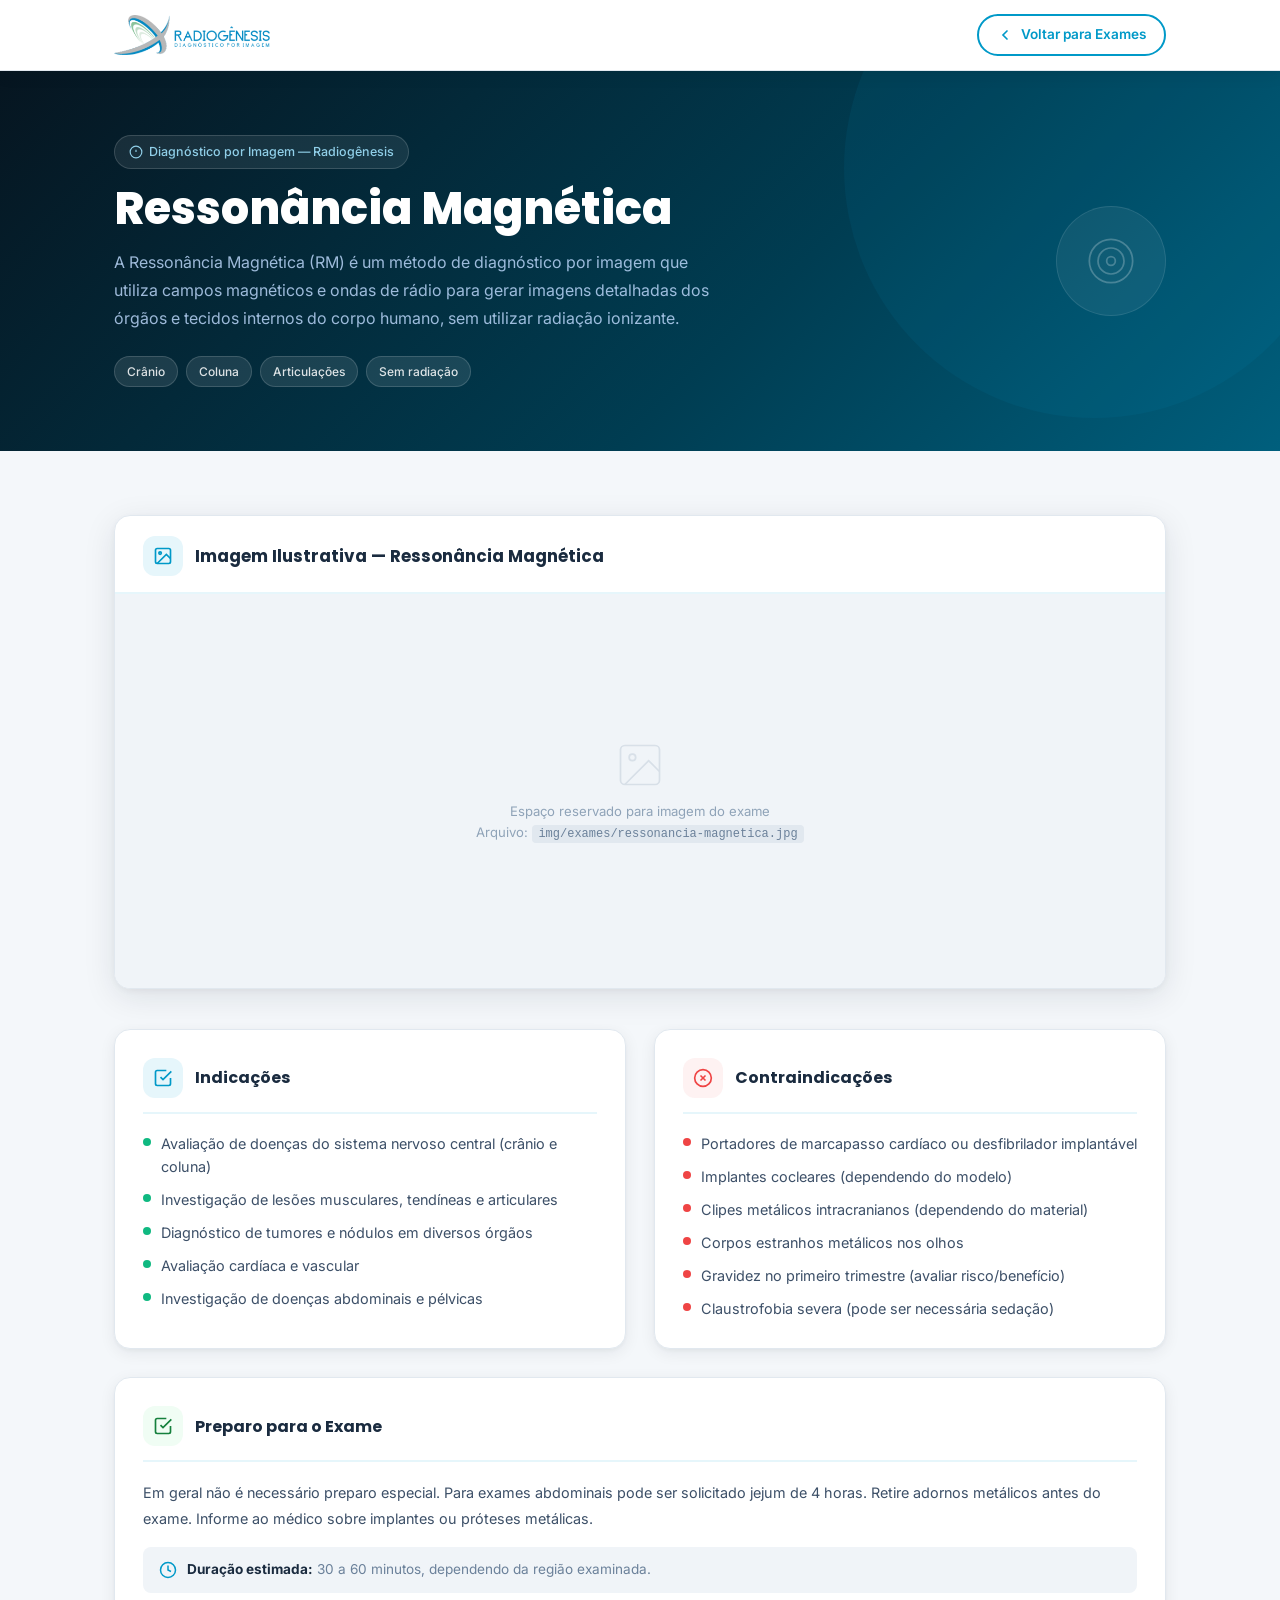
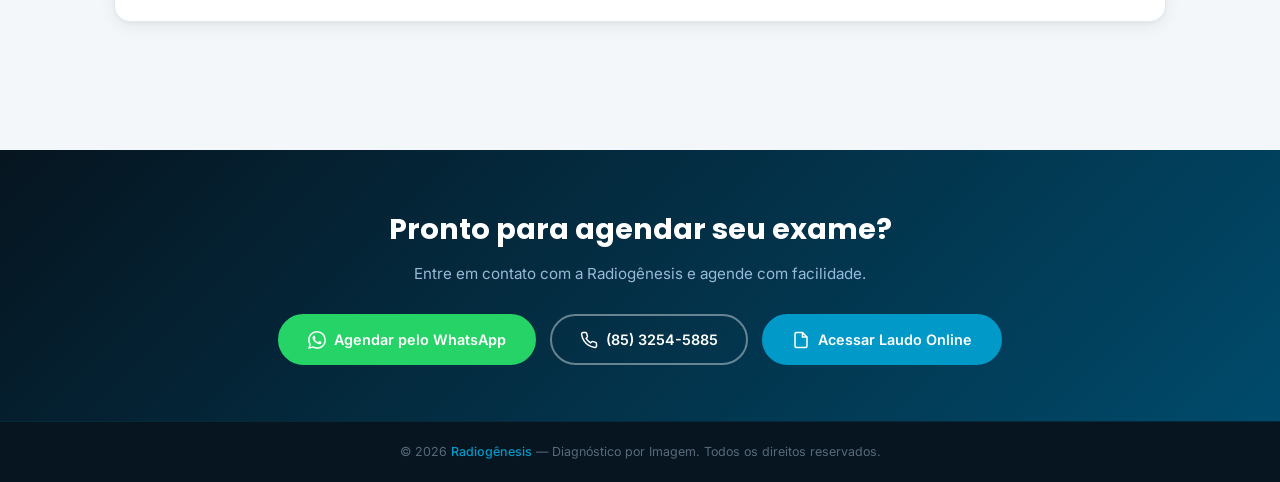
<file: exame-ressonancia-magnetica.html>
<!DOCTYPE html>
<html lang="pt-BR">
<head>
    <meta charset="UTF-8">
    <meta name="viewport" content="width=device-width, initial-scale=1.0">
    <title>Ressonância Magnética | Radiogênesis</title>
    <link rel="preconnect" href="https://fonts.googleapis.com">
    <link rel="preconnect" href="https://fonts.gstatic.com" crossorigin>
    <link href="https://fonts.googleapis.com/css2?family=Inter:wght@300;400;500;600;700;800&family=Poppins:wght@600;700;800&display=swap" rel="stylesheet">
    <link rel="icon" type="image/png" href="img/favicon.png">
    <style>
        :root{
            --primary:#0099C8;--primary-hover:#007BA3;--primary-50:#E6F6FB;--primary-100:#C0E8F5;
            --primary-200:#8DD4EC;--primary-700:#007BA3;--primary-900:#003D52;
            --gray-50:#F0F4F8;--gray-100:#E1E8EF;--gray-200:#CFD8E3;
            --text-heading:#1A2B3F;--text-body:#3D5068;--text-muted:#6B819A;--text-light:#8FA3B8;
            --bg-body:#F4F7FA;--bg-white:#FFFFFF;--bg-navy:#0A1F2E;--bg-navy-deep:#061520;
            --success:#10B981;--whatsapp:#25D366;
            --font-sans:'Inter',-apple-system,sans-serif;
            --font-heading:'Poppins','Inter',sans-serif;
            --radius-sm:8px;--radius-md:12px;--radius-lg:16px;--radius-full:9999px;
            --shadow-md:0 4px 16px rgba(15,29,47,.07),0 2px 4px rgba(15,29,47,.04);
            --shadow-lg:0 8px 32px rgba(15,29,47,.10),0 2px 8px rgba(15,29,47,.05);
            --transition:all .3s cubic-bezier(.4,0,.2,1);
        }
        *,*::before,*::after{margin:0;padding:0;box-sizing:border-box}
        html{scroll-behavior:smooth}

        /* PAGE FADE-IN */
        body{
            font-family:var(--font-sans);color:var(--text-body);background:var(--bg-body);
            -webkit-font-smoothing:antialiased;line-height:1.6;
            opacity:0;animation:pageFadeIn .45s ease forwards;
        }
        @keyframes pageFadeIn{from{opacity:0;transform:translateY(12px)}to{opacity:1;transform:translateY(0)}}

        a{text-decoration:none;color:inherit}
        img{max-width:100%;display:block}

        /* HEADER */
        .header{background:rgba(255,255,255,.97);border-bottom:1px solid var(--gray-100);padding:14px 0;position:sticky;top:0;z-index:100;box-shadow:var(--shadow-md)}
        .container{width:100%;max-width:1100px;margin:0 auto;padding:0 clamp(16px,4vw,24px)}
        .header__inner{display:flex;align-items:center;justify-content:space-between;gap:16px}
        .header__back{display:inline-flex;align-items:center;gap:8px;color:var(--primary);font-size:.85rem;font-weight:600;padding:8px 18px;border:2px solid var(--primary);border-radius:var(--radius-full);transition:var(--transition)}
        .header__back:hover{background:var(--primary-50);transform:translateX(-2px)}
        .logo img{height:40px;width:auto}

        /* HERO */
        .hero{background:linear-gradient(135deg,var(--bg-navy-deep),var(--primary-900) 60%,#005F7D);padding:clamp(40px,6vw,64px) 0;position:relative;overflow:hidden}
        .hero::before{content:'';position:absolute;top:-40%;right:-5%;width:500px;height:500px;background:rgba(0,153,200,.08);border-radius:50%;pointer-events:none}
        .hero__inner{display:grid;grid-template-columns:1fr auto;gap:32px;align-items:center;position:relative;z-index:1}
        .hero__badge{display:inline-flex;align-items:center;gap:6px;padding:6px 14px;background:rgba(255,255,255,.08);border:1px solid rgba(255,255,255,.15);border-radius:var(--radius-full);color:#90cfe8;font-size:.78rem;font-weight:500;margin-bottom:14px}
        .hero__title{font-family:var(--font-heading);font-size:clamp(1.8rem,4vw,2.8rem);font-weight:800;color:#fff;line-height:1.15;margin-bottom:14px}
        .hero__desc{font-size:clamp(.88rem,2vw,1rem);color:rgba(191,219,254,.82);line-height:1.75;max-width:600px;margin-bottom:24px}
        .hero__tags{display:flex;flex-wrap:wrap;gap:8px}
        .hero__tag{padding:5px 12px;background:rgba(255,255,255,.1);border:1px solid rgba(255,255,255,.15);border-radius:var(--radius-full);color:rgba(255,255,255,.85);font-size:.75rem;font-weight:500}
        .hero__icon{width:clamp(80px,10vw,110px);height:clamp(80px,10vw,110px);background:rgba(255,255,255,.06);border:1px solid rgba(255,255,255,.1);border-radius:50%;display:flex;align-items:center;justify-content:center;color:rgba(255,255,255,.4);flex-shrink:0}

        /* CONTENT */
        .content{padding:clamp(40px,6vw,64px) 0}

        /* IMAGEM — primeiro card, full width */
        .image-card{
            background:var(--bg-white);
            border:1px solid var(--gray-100);
            border-radius:var(--radius-lg);
            overflow:hidden;
            box-shadow:var(--shadow-lg);
            margin-bottom:clamp(24px,4vw,40px);
        }
        .image-card__header{
            display:flex;align-items:center;gap:12px;
            padding:20px 28px 16px;
            border-bottom:2px solid var(--primary-50);
        }
        .image-card__icon{width:40px;height:40px;display:flex;align-items:center;justify-content:center;background:var(--primary-50);color:var(--primary);border-radius:var(--radius-md);flex-shrink:0}
        .image-card__title{font-family:var(--font-heading);font-size:1.05rem;font-weight:700;color:var(--text-heading)}
        .image-slot{
            width:100%;aspect-ratio:16/6;
            background:var(--gray-50);
            display:flex;flex-direction:column;align-items:center;justify-content:center;
            gap:12px;color:var(--text-light);position:relative;overflow:hidden;
            min-height:200px;
        }
        .image-slot img{width:100%;height:100%;object-fit:cover;position:absolute;inset:0;display:block}
        .image-slot__placeholder{display:flex;flex-direction:column;align-items:center;gap:10px;padding:32px}
        .image-slot__label{font-size:.82rem;color:var(--text-light);text-align:center;line-height:1.6}
        .image-slot__label code{font-size:.75rem;background:var(--gray-100);padding:2px 6px;border-radius:4px;color:var(--text-muted)}

        /* GRID de info */
        .info-grid{display:grid;grid-template-columns:1fr 1fr;gap:clamp(16px,3vw,28px)}
        .info-card{background:var(--bg-white);border:1px solid var(--gray-100);border-radius:var(--radius-lg);padding:clamp(20px,3vw,28px);box-shadow:var(--shadow-md)}
        .info-card--full{grid-column:1/-1}
        .info-card__header{display:flex;align-items:center;gap:12px;margin-bottom:18px;padding-bottom:14px;border-bottom:2px solid var(--primary-50)}
        .info-card__icon{width:40px;height:40px;display:flex;align-items:center;justify-content:center;background:var(--primary-50);color:var(--primary);border-radius:var(--radius-md);flex-shrink:0}
        .info-card__title{font-family:var(--font-heading);font-size:1rem;font-weight:700;color:var(--text-heading)}
        .info-list{list-style:none;display:flex;flex-direction:column;gap:10px}
        .info-list li{display:flex;align-items:flex-start;gap:10px;font-size:clamp(.82rem,1.8vw,.9rem);color:var(--text-body);line-height:1.6}
        .info-list li::before{content:'';width:8px;height:8px;border-radius:50%;flex-shrink:0;margin-top:6px}
        .info-list--green li::before{background:var(--success)}
        .info-list--red li::before{background:#EF4444}
        .info-text{font-size:clamp(.82rem,1.8vw,.9rem);color:var(--text-body);line-height:1.75}
        .info-meta{display:flex;align-items:center;gap:10px;margin-top:16px;padding:12px 16px;background:var(--gray-50);border-radius:var(--radius-sm)}
        .info-meta svg{color:var(--primary);flex-shrink:0}
        .info-meta span{font-size:.85rem;color:var(--text-muted)}
        .info-meta strong{color:var(--text-heading)}

        /* CTA */
        .cta{background:linear-gradient(135deg,var(--bg-navy-deep),#004a6b);padding:clamp(40px,6vw,56px) 0;margin-top:clamp(40px,6vw,64px)}
        .cta__inner{text-align:center}
        .cta__title{font-family:var(--font-heading);font-size:clamp(1.3rem,3vw,1.8rem);font-weight:700;color:#fff;margin-bottom:10px}
        .cta__sub{color:rgba(191,219,254,.8);margin-bottom:28px;font-size:clamp(.85rem,2vw,.95rem)}
        .cta__btns{display:flex;gap:14px;justify-content:center;flex-wrap:wrap}

        /* BUTTONS */
        .btn{display:inline-flex;align-items:center;justify-content:center;gap:8px;font-family:var(--font-sans);font-weight:600;font-size:clamp(.82rem,2vw,.9rem);border:2px solid transparent;border-radius:var(--radius-full);cursor:pointer;transition:var(--transition);white-space:nowrap;padding:12px 28px;min-height:44px}
        .btn--primary{background:var(--primary);color:#fff;border-color:var(--primary)}
        .btn--primary:hover{background:var(--primary-hover);transform:translateY(-2px);box-shadow:0 8px 24px rgba(0,153,200,.38)}
        .btn--outline-white{background:transparent;color:#fff;border-color:rgba(255,255,255,.4)}
        .btn--outline-white:hover{background:rgba(255,255,255,.1);border-color:#fff;transform:translateY(-2px)}
        .btn--whatsapp{background:var(--whatsapp);border-color:var(--whatsapp);color:#fff}
        .btn--whatsapp:hover{background:#20BD5A;transform:translateY(-2px);box-shadow:0 8px 24px rgba(37,211,102,.35)}

        /* FOOTER */
        .footer{background:var(--bg-navy-deep);color:rgba(143,163,184,.6);text-align:center;padding:20px 0;font-size:.78rem;border-top:1px solid rgba(0,153,200,.15)}
        .footer a{color:var(--primary);font-weight:500}

        /* RESPONSIVE */
        @media(max-width:768px){
            .hero__inner{grid-template-columns:1fr}
            .hero__icon{display:none}
            .info-grid{grid-template-columns:1fr}
            .info-card--full{grid-column:auto}
            .image-slot{aspect-ratio:16/9;min-height:160px}
            .cta__btns{flex-direction:column;align-items:center}
        }
    </style>
</head>
<body>

    <header class="header">
        <div class="container">
            <div class="header__inner">
                <a href="index.html" class="logo">
                    <img src="img/top.png" alt="Radiogênesis">
                </a>
                <a href="javascript:void(0)" onclick="window.opener ? window.close() : window.location.href='index.html#exames'" class="header__back">
                    <svg width="16" height="16" viewBox="0 0 24 24" fill="none" stroke="currentColor" stroke-width="2.5" stroke-linecap="round"><polyline points="15 18 9 12 15 6"/></svg>
                    Voltar para Exames
                </a>
            </div>
        </div>
    </header>

    <section class="hero">
        <div class="container">
            <div class="hero__inner">
                <div>
                    <div class="hero__badge">
                        <svg width="14" height="14" viewBox="0 0 24 24" fill="none" stroke="currentColor" stroke-width="2"><circle cx="12" cy="12" r="10"/><line x1="12" y1="8" x2="12" y2="12"/><line x1="12" y1="16" x2="12.01" y2="16"/></svg>
                        Diagnóstico por Imagem — Radiogênesis
                    </div>
                    <h1 class="hero__title">Ressonância Magnética</h1>
                    <p class="hero__desc">A Ressonância Magnética (RM) é um método de diagnóstico por imagem que utiliza campos magnéticos e ondas de rádio para gerar imagens detalhadas dos órgãos e tecidos internos do corpo humano, sem utilizar radiação ionizante.</p>
                    <div class="hero__tags"><span class="hero__tag">Crânio</span><span class="hero__tag">Coluna</span><span class="hero__tag">Articulações</span><span class="hero__tag">Sem radiação</span></div>
                </div>
                <div class="hero__icon">
                    <svg width="52" height="52" viewBox="0 0 24 24" fill="none" stroke="currentColor" stroke-width="0.8" opacity="0.6"><circle cx="12" cy="12" r="10"/><circle cx="12" cy="12" r="6"/><circle cx="12" cy="12" r="2"/></svg>
                </div>
            </div>
        </div>
    </section>

    <section class="content">
        <div class="container">

            <!-- 1. IMAGEM — primeiro elemento -->
            <div class="image-card">
                <div class="image-card__header">
                    <div class="image-card__icon">
                        <svg width="20" height="20" viewBox="0 0 24 24" fill="none" stroke="currentColor" stroke-width="2"><rect x="3" y="3" width="18" height="18" rx="2"/><circle cx="8.5" cy="8.5" r="1.5"/><polyline points="21 15 16 10 5 21"/></svg>
                    </div>
                    <h2 class="image-card__title">Imagem Ilustrativa — Ressonância Magnética</h2>
                </div>
                <div class="image-slot">
                    <!-- Para adicionar a imagem, remova o comentário abaixo e coloque o arquivo em img/exames/ -->
                    <!-- <img src="img/exames/ressonancia-magnetica.jpg" alt="Ressonância Magnética"> -->
                    <div class="image-slot__placeholder">
                        <svg width="52" height="52" viewBox="0 0 24 24" fill="none" stroke="currentColor" stroke-width="0.8" opacity="0.25"><rect x="3" y="3" width="18" height="18" rx="2"/><circle cx="8.5" cy="8.5" r="1.5"/><polyline points="21 15 16 10 5 21"/></svg>
                        <p class="image-slot__label">
                            Espaço reservado para imagem do exame<br>
                            Arquivo: <code>img/exames/ressonancia-magnetica.jpg</code>
                        </p>
                    </div>
                </div>
            </div>

            <!-- 2. GRID: Indicações + Contraindicações + Preparo -->
            <div class="info-grid">

                <div class="info-card">
                    <div class="info-card__header">
                        <div class="info-card__icon">
                            <svg width="20" height="20" viewBox="0 0 24 24" fill="none" stroke="currentColor" stroke-width="2"><polyline points="9 11 12 14 22 4"/><path d="M21 12v7a2 2 0 0 1-2 2H5a2 2 0 0 1-2-2V5a2 2 0 0 1 2-2h11"/></svg>
                        </div>
                        <h2 class="info-card__title">Indicações</h2>
                    </div>
                    <ul class="info-list info-list--green"><li>Avaliação de doenças do sistema nervoso central (crânio e coluna)</li><li>Investigação de lesões musculares, tendíneas e articulares</li><li>Diagnóstico de tumores e nódulos em diversos órgãos</li><li>Avaliação cardíaca e vascular</li><li>Investigação de doenças abdominais e pélvicas</li></ul>
                </div>

                <div class="info-card">
                    <div class="info-card__header">
                        <div class="info-card__icon" style="background:#FEF2F2;color:#EF4444">
                            <svg width="20" height="20" viewBox="0 0 24 24" fill="none" stroke="currentColor" stroke-width="2"><circle cx="12" cy="12" r="10"/><line x1="15" y1="9" x2="9" y2="15"/><line x1="9" y1="9" x2="15" y2="15"/></svg>
                        </div>
                        <h2 class="info-card__title">Contraindicações</h2>
                    </div>
                    <ul class="info-list info-list--red"><li>Portadores de marcapasso cardíaco ou desfibrilador implantável</li><li>Implantes cocleares (dependendo do modelo)</li><li>Clipes metálicos intracranianos (dependendo do material)</li><li>Corpos estranhos metálicos nos olhos</li><li>Gravidez no primeiro trimestre (avaliar risco/benefício)</li><li>Claustrofobia severa (pode ser necessária sedação)</li></ul>
                </div>

                <div class="info-card info-card--full">
                    <div class="info-card__header">
                        <div class="info-card__icon" style="background:#F0FDF4;color:#15803D">
                            <svg width="20" height="20" viewBox="0 0 24 24" fill="none" stroke="currentColor" stroke-width="2"><path d="M9 11l3 3L22 4"/><path d="M21 12v7a2 2 0 0 1-2 2H5a2 2 0 0 1-2-2V5a2 2 0 0 1 2-2h11"/></svg>
                        </div>
                        <h2 class="info-card__title">Preparo para o Exame</h2>
                    </div>
                    <p class="info-text">Em geral não é necessário preparo especial. Para exames abdominais pode ser solicitado jejum de 4 horas. Retire adornos metálicos antes do exame. Informe ao médico sobre implantes ou próteses metálicas.</p>
                    <div class="info-meta">
                        <svg width="18" height="18" viewBox="0 0 24 24" fill="none" stroke="currentColor" stroke-width="2"><circle cx="12" cy="12" r="10"/><polyline points="12 6 12 12 16 14"/></svg>
                        <span><strong>Duração estimada:</strong> 30 a 60 minutos, dependendo da região examinada.</span>
                    </div>
                </div>

            </div>
        </div>
    </section>

    <section class="cta">
        <div class="container">
            <div class="cta__inner">
                <h2 class="cta__title">Pronto para agendar seu exame?</h2>
                <p class="cta__sub">Entre em contato com a Radiogênesis e agende com facilidade.</p>
                <div class="cta__btns">
                    <a href="https://api.whatsapp.com/send?l=pt_BR&phone=558532545885&text=Ol%C3%A1!%20Gostaria%20de%20agendar%20um%28a%29%20Resson%C3%A2ncia%20Magn%C3%A9tica." target="_blank" class="btn btn--whatsapp">
                        <svg width="18" height="18" viewBox="0 0 24 24" fill="currentColor"><path d="M17.472 14.382c-.297-.149-1.758-.867-2.03-.967-.273-.099-.471-.148-.67.15-.197.297-.767.966-.94 1.164-.173.199-.347.223-.644.075-.297-.15-1.255-.463-2.39-1.475-.883-.788-1.48-1.761-1.653-2.059-.173-.297-.018-.458.13-.606.134-.133.298-.347.446-.52.149-.174.198-.298.298-.497.099-.198.05-.371-.025-.52-.075-.149-.669-1.612-.916-2.207-.242-.579-.487-.5-.669-.51-.173-.008-.371-.01-.57-.01-.198 0-.52.074-.792.372-.272.297-1.04 1.016-1.04 2.479 0 1.462 1.065 2.875 1.213 3.074.149.198 2.096 3.2 5.077 4.487.709.306 1.262.489 1.694.625.712.227 1.36.195 1.871.118.571-.085 1.758-.719 2.006-1.413.248-.694.248-1.289.173-1.413-.074-.124-.272-.198-.57-.347m-5.421 7.403h-.004a9.87 9.87 0 01-5.031-1.378l-.361-.214-3.741.982.998-3.648-.235-.374a9.86 9.86 0 01-1.51-5.26c.001-5.45 4.436-9.884 9.888-9.884 2.64 0 5.122 1.03 6.988 2.898a9.825 9.825 0 012.893 6.994c-.003 5.45-4.437 9.884-9.885 9.884m8.413-18.297A11.815 11.815 0 0012.05 0C5.495 0 .16 5.335.157 11.892c0 2.096.547 4.142 1.588 5.945L.057 24l6.305-1.654a11.882 11.882 0 005.683 1.448h.005c6.554 0 11.89-5.335 11.893-11.893a11.821 11.821 0 00-3.48-8.413z"/></svg>
                        Agendar pelo WhatsApp
                    </a>
                    <a href="tel:+558532545885" class="btn btn--outline-white">
                        <svg width="18" height="18" viewBox="0 0 24 24" fill="none" stroke="currentColor" stroke-width="2"><path d="M22 16.92v3a2 2 0 0 1-2.18 2 19.79 19.79 0 0 1-8.63-3.07 19.5 19.5 0 0 1-6-6 19.79 19.79 0 0 1-3.07-8.67A2 2 0 0 1 4.11 2h3a2 2 0 0 1 2 1.72 12.84 12.84 0 0 0 .7 2.81 2 2 0 0 1-.45 2.11L8.09 9.91a16 16 0 0 0 6 6l1.27-1.27a2 2 0 0 1 2.11-.45 12.84 12.84 0 0 0 2.81.7A2 2 0 0 1 22 16.92z"/></svg>
                        (85) 3254-5885
                    </a>
                    <a href="https://radiogenesis.najasocial.com/users/sign_in?role=4" target="_blank" class="btn btn--primary">
                        <svg width="18" height="18" viewBox="0 0 24 24" fill="none" stroke="currentColor" stroke-width="2"><path d="M14 2H6a2 2 0 0 0-2 2v16a2 2 0 0 0 2 2h12a2 2 0 0 0 2-2V8z"/><polyline points="14 2 14 8 20 8"/></svg>
                        Acessar Laudo Online
                    </a>
                </div>
            </div>
        </div>
    </section>

    <footer class="footer">
        <div class="container">
            <p>© 2026 <a href="index.html">Radiogênesis</a> — Diagnóstico por Imagem. Todos os direitos reservados.</p>
        </div>
    </footer>

</body>
</html>
</file>
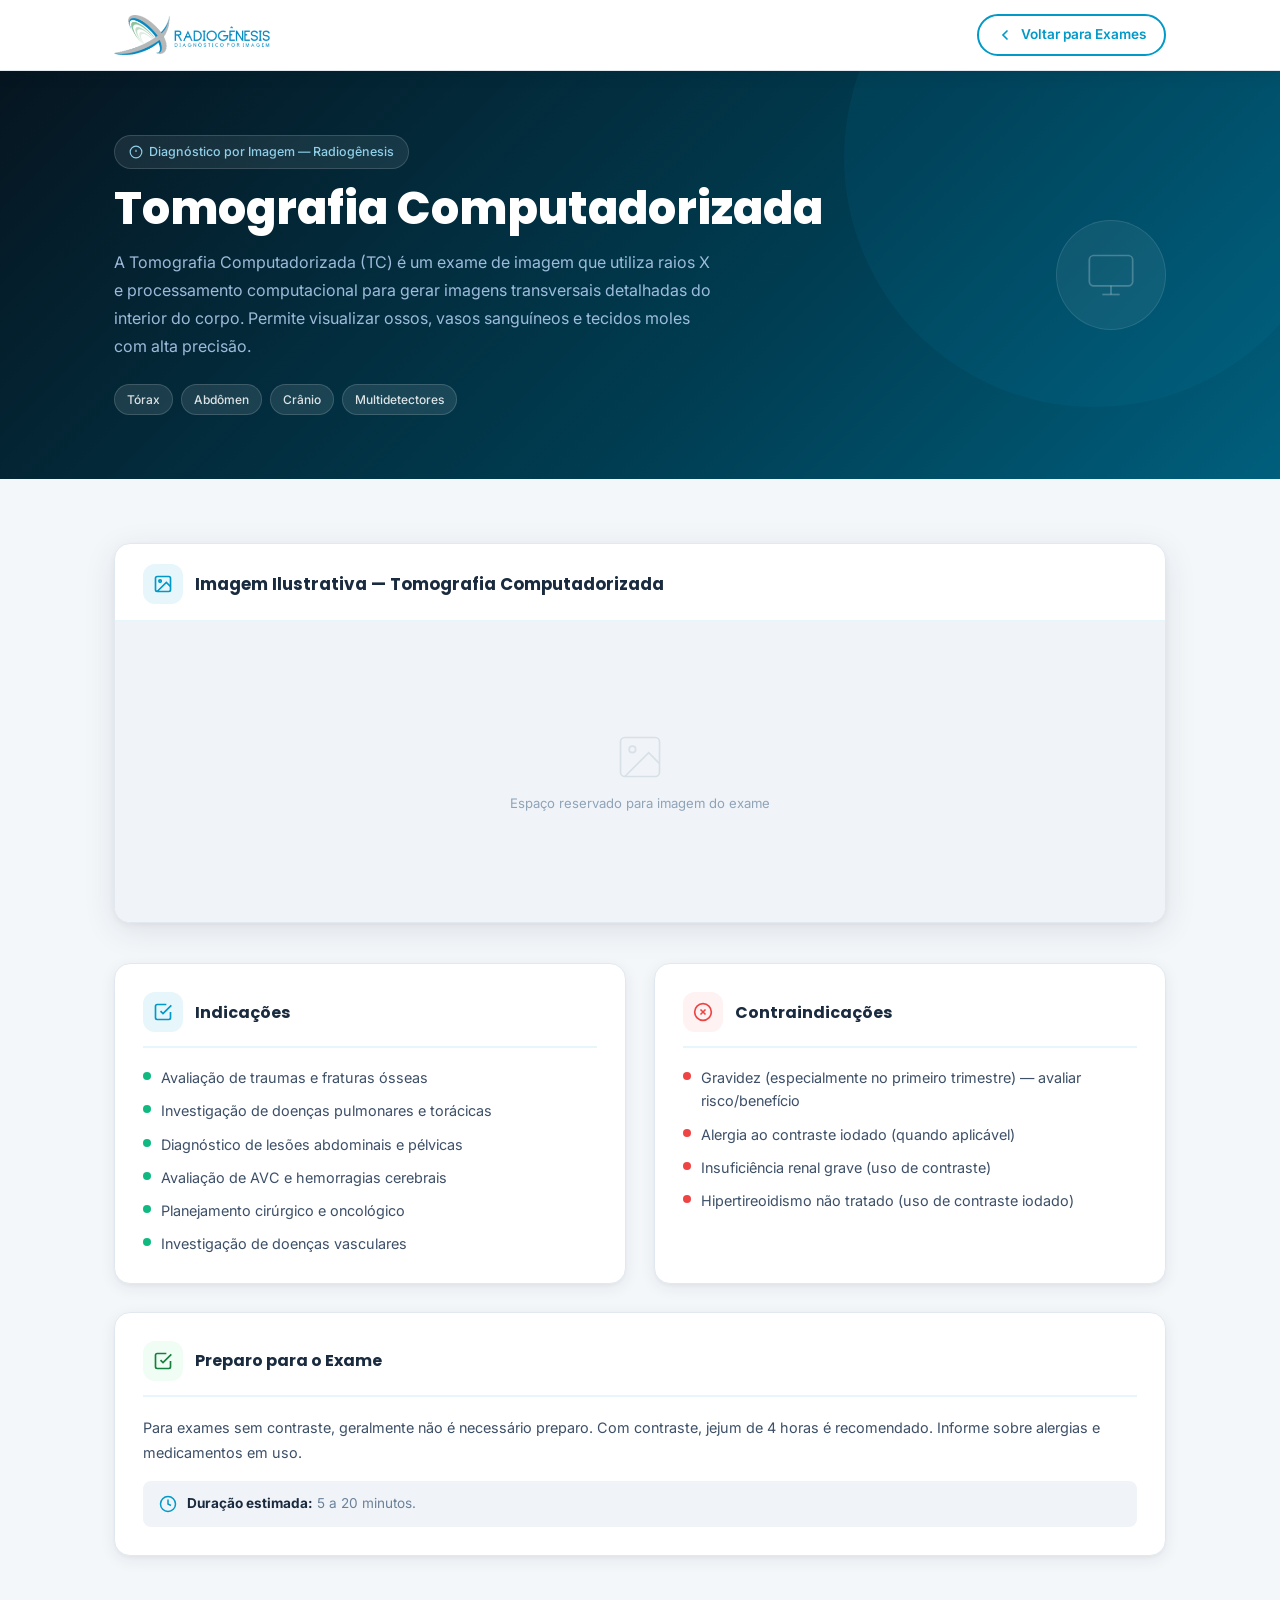
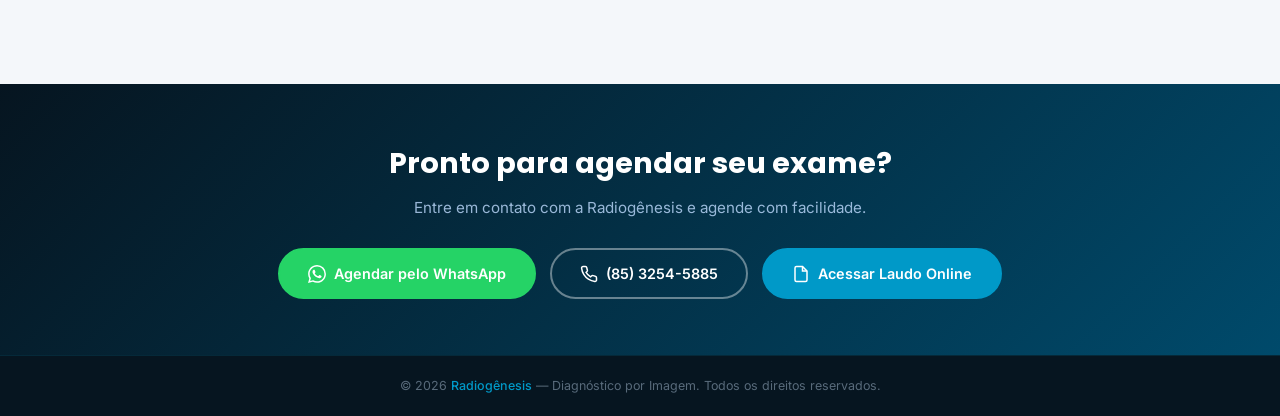
<file: exame-tomografia-computadorizada.html>
<!DOCTYPE html>
<html lang="pt-BR">
<head>
    <meta charset="UTF-8">
    <meta name="viewport" content="width=device-width, initial-scale=1.0">
    <title>Tomografia Computadorizada | Radiogênesis</title>
    <link rel="preconnect" href="https://fonts.googleapis.com">
    <link rel="preconnect" href="https://fonts.gstatic.com" crossorigin>
    <link href="https://fonts.googleapis.com/css2?family=Inter:wght@300;400;500;600;700;800&family=Poppins:wght@600;700;800&display=swap" rel="stylesheet">
    <link rel="icon" type="image/png" href="img/favicon.png">
    <style>
        :root{
            --primary:#0099C8;--primary-hover:#007BA3;--primary-50:#E6F6FB;--primary-100:#C0E8F5;
            --primary-200:#8DD4EC;--primary-700:#007BA3;--primary-900:#003D52;
            --gray-50:#F0F4F8;--gray-100:#E1E8EF;--gray-200:#CFD8E3;
            --text-heading:#1A2B3F;--text-body:#3D5068;--text-muted:#6B819A;--text-light:#8FA3B8;
            --bg-body:#F4F7FA;--bg-white:#FFFFFF;--bg-navy:#0A1F2E;--bg-navy-deep:#061520;
            --success:#10B981;--whatsapp:#25D366;
            --font-sans:'Inter',-apple-system,sans-serif;
            --font-heading:'Poppins','Inter',sans-serif;
            --radius-sm:8px;--radius-md:12px;--radius-lg:16px;--radius-full:9999px;
            --shadow-md:0 4px 16px rgba(15,29,47,.07),0 2px 4px rgba(15,29,47,.04);
            --shadow-lg:0 8px 32px rgba(15,29,47,.10),0 2px 8px rgba(15,29,47,.05);
            --transition:all .3s cubic-bezier(.4,0,.2,1);
        }
        *,*::before,*::after{margin:0;padding:0;box-sizing:border-box}
        html{scroll-behavior:smooth}

        body{
            font-family:var(--font-sans);color:var(--text-body);background:var(--bg-body);
            -webkit-font-smoothing:antialiased;line-height:1.6;
            opacity:0;animation:pageFadeIn .45s ease forwards;
        }
        @keyframes pageFadeIn{from{opacity:0;transform:translateY(12px)}to{opacity:1;transform:translateY(0)}}

        a{text-decoration:none;color:inherit}
        img{max-width:100%;display:block}

        .header{background:rgba(255,255,255,.97);border-bottom:1px solid var(--gray-100);padding:14px 0;position:sticky;top:0;z-index:100;box-shadow:var(--shadow-md)}
        .container{width:100%;max-width:1100px;margin:0 auto;padding:0 clamp(16px,4vw,24px)}
        .header__inner{display:flex;align-items:center;justify-content:space-between;gap:16px}
        .header__back{display:inline-flex;align-items:center;gap:8px;color:var(--primary);font-size:.85rem;font-weight:600;padding:8px 18px;border:2px solid var(--primary);border-radius:var(--radius-full);transition:var(--transition)}
        .header__back:hover{background:var(--primary-50);transform:translateX(-2px)}
        .logo img{height:40px;width:auto}

        .hero{background:linear-gradient(135deg,var(--bg-navy-deep),var(--primary-900) 60%,#005F7D);padding:clamp(40px,6vw,64px) 0;position:relative;overflow:hidden}
        .hero::before{content:'';position:absolute;top:-40%;right:-5%;width:500px;height:500px;background:rgba(0,153,200,.08);border-radius:50%;pointer-events:none}
        .hero__inner{display:grid;grid-template-columns:1fr auto;gap:32px;align-items:center;position:relative;z-index:1}
        .hero__badge{display:inline-flex;align-items:center;gap:6px;padding:6px 14px;background:rgba(255,255,255,.08);border:1px solid rgba(255,255,255,.15);border-radius:var(--radius-full);color:#90cfe8;font-size:.78rem;font-weight:500;margin-bottom:14px}
        .hero__title{font-family:var(--font-heading);font-size:clamp(1.8rem,4vw,2.8rem);font-weight:800;color:#fff;line-height:1.15;margin-bottom:14px}
        .hero__desc{font-size:clamp(.88rem,2vw,1rem);color:rgba(191,219,254,.82);line-height:1.75;max-width:600px;margin-bottom:24px}
        .hero__tags{display:flex;flex-wrap:wrap;gap:8px}
        .hero__tag{padding:5px 12px;background:rgba(255,255,255,.1);border:1px solid rgba(255,255,255,.15);border-radius:var(--radius-full);color:rgba(255,255,255,.85);font-size:.75rem;font-weight:500}
        .hero__icon{width:clamp(80px,10vw,110px);height:clamp(80px,10vw,110px);background:rgba(255,255,255,.06);border:1px solid rgba(255,255,255,.1);border-radius:50%;display:flex;align-items:center;justify-content:center;color:rgba(255,255,255,.4);flex-shrink:0}

        .content{padding:clamp(40px,6vw,64px) 0}

        .image-card{background:var(--bg-white);border:1px solid var(--gray-100);border-radius:var(--radius-lg);overflow:hidden;box-shadow:var(--shadow-lg);margin-bottom:clamp(24px,4vw,40px)}
        .image-card__header{display:flex;align-items:center;gap:12px;padding:20px 28px 16px;border-bottom:2px solid var(--primary-50)}
        .image-card__icon{width:40px;height:40px;display:flex;align-items:center;justify-content:center;background:var(--primary-50);color:var(--primary);border-radius:var(--radius-md);flex-shrink:0}
        .image-card__title{font-family:var(--font-heading);font-size:1.05rem;font-weight:700;color:var(--text-heading)}

        .image-slot{width:100%;height:300px;background:var(--gray-50);position:relative;overflow:hidden;display:flex;align-items:center;justify-content:center}
        .image-slot img{width:100%;height:100%;object-fit:cover;display:block}
        .image-slot__placeholder{display:flex;flex-direction:column;align-items:center;gap:10px;color:var(--text-light);font-size:.82rem}

        .info-grid{display:grid;grid-template-columns:1fr 1fr;gap:clamp(16px,3vw,28px)}
        .info-card{background:var(--bg-white);border:1px solid var(--gray-100);border-radius:var(--radius-lg);padding:clamp(20px,3vw,28px);box-shadow:var(--shadow-md)}
        .info-card--full{grid-column:1/-1}
        .info-card__header{display:flex;align-items:center;gap:12px;margin-bottom:18px;padding-bottom:14px;border-bottom:2px solid var(--primary-50)}
        .info-card__icon{width:40px;height:40px;display:flex;align-items:center;justify-content:center;background:var(--primary-50);color:var(--primary);border-radius:var(--radius-md);flex-shrink:0}
        .info-card__title{font-family:var(--font-heading);font-size:1rem;font-weight:700;color:var(--text-heading)}
        .info-list{list-style:none;display:flex;flex-direction:column;gap:10px}
        .info-list li{display:flex;align-items:flex-start;gap:10px;font-size:clamp(.82rem,1.8vw,.9rem);color:var(--text-body);line-height:1.6}
        .info-list li::before{content:'';width:8px;height:8px;border-radius:50%;flex-shrink:0;margin-top:6px}
        .info-list--green li::before{background:var(--success)}
        .info-list--red li::before{background:#EF4444}
        .info-text{font-size:clamp(.82rem,1.8vw,.9rem);color:var(--text-body);line-height:1.75}
        .info-meta{display:flex;align-items:center;gap:10px;margin-top:16px;padding:12px 16px;background:var(--gray-50);border-radius:var(--radius-sm)}
        .info-meta svg{color:var(--primary);flex-shrink:0}
        .info-meta span{font-size:.85rem;color:var(--text-muted)}
        .info-meta strong{color:var(--text-heading)}

        .cta{background:linear-gradient(135deg,var(--bg-navy-deep),#004a6b);padding:clamp(40px,6vw,56px) 0;margin-top:clamp(40px,6vw,64px)}
        .cta__inner{text-align:center}
        .cta__title{font-family:var(--font-heading);font-size:clamp(1.3rem,3vw,1.8rem);font-weight:700;color:#fff;margin-bottom:10px}
        .cta__sub{color:rgba(191,219,254,.8);margin-bottom:28px;font-size:clamp(.85rem,2vw,.95rem)}
        .cta__btns{display:flex;gap:14px;justify-content:center;flex-wrap:wrap}

        .btn{display:inline-flex;align-items:center;justify-content:center;gap:8px;font-family:var(--font-sans);font-weight:600;font-size:clamp(.82rem,2vw,.9rem);border:2px solid transparent;border-radius:var(--radius-full);cursor:pointer;transition:var(--transition);white-space:nowrap;padding:12px 28px;min-height:44px}
        .btn--primary{background:var(--primary);color:#fff;border-color:var(--primary)}
        .btn--primary:hover{background:var(--primary-hover);transform:translateY(-2px);box-shadow:0 8px 24px rgba(0,153,200,.38)}
        .btn--outline-white{background:transparent;color:#fff;border-color:rgba(255,255,255,.4)}
        .btn--outline-white:hover{background:rgba(255,255,255,.1);border-color:#fff;transform:translateY(-2px)}
        .btn--whatsapp{background:var(--whatsapp);border-color:var(--whatsapp);color:#fff}
        .btn--whatsapp:hover{background:#20BD5A;transform:translateY(-2px);box-shadow:0 8px 24px rgba(37,211,102,.35)}

        .footer{background:var(--bg-navy-deep);color:rgba(143,163,184,.6);text-align:center;padding:20px 0;font-size:.78rem;border-top:1px solid rgba(0,153,200,.15)}
        .footer a{color:var(--primary);font-weight:500}

        @media(max-width:768px){
            .hero__inner{grid-template-columns:1fr}
            .hero__icon{display:none}
            .info-grid{grid-template-columns:1fr}
            .info-card--full{grid-column:auto}
            .image-slot{height:200px}
            .cta__btns{flex-direction:column;align-items:center}
        }
    </style>
</head>
<body>

    <header class="header">
        <div class="container">
            <div class="header__inner">
                <a href="index.html" class="logo">
                    <img src="img/top.png" alt="Radiogênesis">
                </a>
                <a href="javascript:void(0)" onclick="window.opener ? window.close() : window.location.href='index.html#exames'" class="header__back">
                    <svg width="16" height="16" viewBox="0 0 24 24" fill="none" stroke="currentColor" stroke-width="2.5" stroke-linecap="round"><polyline points="15 18 9 12 15 6"/></svg>
                    Voltar para Exames
                </a>
            </div>
        </div>
    </header>

    <section class="hero">
        <div class="container">
            <div class="hero__inner">
                <div>
                    <div class="hero__badge">
                        <svg width="14" height="14" viewBox="0 0 24 24" fill="none" stroke="currentColor" stroke-width="2"><circle cx="12" cy="12" r="10"/><line x1="12" y1="8" x2="12" y2="12"/><line x1="12" y1="16" x2="12.01" y2="16"/></svg>
                        Diagnóstico por Imagem — Radiogênesis
                    </div>
                    <h1 class="hero__title">Tomografia Computadorizada</h1>
                    <p class="hero__desc">A Tomografia Computadorizada (TC) é um exame de imagem que utiliza raios X e processamento computacional para gerar imagens transversais detalhadas do interior do corpo. Permite visualizar ossos, vasos sanguíneos e tecidos moles com alta precisão.</p>
                    <div class="hero__tags"><span class="hero__tag">Tórax</span><span class="hero__tag">Abdômen</span><span class="hero__tag">Crânio</span><span class="hero__tag">Multidetectores</span></div>
                </div>
                <div class="hero__icon">
                    <svg width="52" height="52" viewBox="0 0 24 24" fill="none" stroke="currentColor" stroke-width="0.8" opacity="0.6"><rect x="2" y="3" width="20" height="14" rx="2"/><line x1="8" y1="21" x2="16" y2="21"/><line x1="12" y1="17" x2="12" y2="21"/></svg>
                </div>
            </div>
        </div>
    </section>

    <section class="content">
        <div class="container">

            <div class="image-card">
                <div class="image-card__header">
                    <div class="image-card__icon">
                        <svg width="20" height="20" viewBox="0 0 24 24" fill="none" stroke="currentColor" stroke-width="2"><rect x="3" y="3" width="18" height="18" rx="2"/><circle cx="8.5" cy="8.5" r="1.5"/><polyline points="21 15 16 10 5 21"/></svg>
                    </div>
                    <h2 class="image-card__title">Imagem Ilustrativa — Tomografia Computadorizada</h2>
                </div>
                <div class="image-slot">
                    <!-- Adicione o arquivo tomografia-computadorizada.webp na pasta img/exames/ e descomente a linha abaixo -->
                    <!-- <img src="img/exames/tomografia-computadorizada.webp" alt="Tomografia Computadorizada"> -->
                    <div class="image-slot__placeholder">
                        <svg width="52" height="52" viewBox="0 0 24 24" fill="none" stroke="currentColor" stroke-width="0.8" opacity="0.25"><rect x="3" y="3" width="18" height="18" rx="2"/><circle cx="8.5" cy="8.5" r="1.5"/><polyline points="21 15 16 10 5 21"/></svg>
                        <p>Espaço reservado para imagem do exame</p>
                    </div>
                </div>
            </div>

            <div class="info-grid">

                <div class="info-card">
                    <div class="info-card__header">
                        <div class="info-card__icon">
                            <svg width="20" height="20" viewBox="0 0 24 24" fill="none" stroke="currentColor" stroke-width="2"><polyline points="9 11 12 14 22 4"/><path d="M21 12v7a2 2 0 0 1-2 2H5a2 2 0 0 1-2-2V5a2 2 0 0 1 2-2h11"/></svg>
                        </div>
                        <h2 class="info-card__title">Indicações</h2>
                    </div>
                    <ul class="info-list info-list--green"><li>Avaliação de traumas e fraturas ósseas</li><li>Investigação de doenças pulmonares e torácicas</li><li>Diagnóstico de lesões abdominais e pélvicas</li><li>Avaliação de AVC e hemorragias cerebrais</li><li>Planejamento cirúrgico e oncológico</li><li>Investigação de doenças vasculares</li></ul>
                </div>

                <div class="info-card">
                    <div class="info-card__header">
                        <div class="info-card__icon" style="background:#FEF2F2;color:#EF4444">
                            <svg width="20" height="20" viewBox="0 0 24 24" fill="none" stroke="currentColor" stroke-width="2"><circle cx="12" cy="12" r="10"/><line x1="15" y1="9" x2="9" y2="15"/><line x1="9" y1="9" x2="15" y2="15"/></svg>
                        </div>
                        <h2 class="info-card__title">Contraindicações</h2>
                    </div>
                    <ul class="info-list info-list--red"><li>Gravidez (especialmente no primeiro trimestre) — avaliar risco/benefício</li><li>Alergia ao contraste iodado (quando aplicável)</li><li>Insuficiência renal grave (uso de contraste)</li><li>Hipertireoidismo não tratado (uso de contraste iodado)</li></ul>
                </div>

                <div class="info-card info-card--full">
                    <div class="info-card__header">
                        <div class="info-card__icon" style="background:#F0FDF4;color:#15803D">
                            <svg width="20" height="20" viewBox="0 0 24 24" fill="none" stroke="currentColor" stroke-width="2"><path d="M9 11l3 3L22 4"/><path d="M21 12v7a2 2 0 0 1-2 2H5a2 2 0 0 1-2-2V5a2 2 0 0 1 2-2h11"/></svg>
                        </div>
                        <h2 class="info-card__title">Preparo para o Exame</h2>
                    </div>
                    <p class="info-text">Para exames sem contraste, geralmente não é necessário preparo. Com contraste, jejum de 4 horas é recomendado. Informe sobre alergias e medicamentos em uso.</p>
                    <div class="info-meta">
                        <svg width="18" height="18" viewBox="0 0 24 24" fill="none" stroke="currentColor" stroke-width="2"><circle cx="12" cy="12" r="10"/><polyline points="12 6 12 12 16 14"/></svg>
                        <span><strong>Duração estimada:</strong> 5 a 20 minutos.</span>
                    </div>
                </div>

            </div>
        </div>
    </section>

    <section class="cta">
        <div class="container">
            <div class="cta__inner">
                <h2 class="cta__title">Pronto para agendar seu exame?</h2>
                <p class="cta__sub">Entre em contato com a Radiogênesis e agende com facilidade.</p>
                <div class="cta__btns">
                    <a href="https://api.whatsapp.com/send?l=pt_BR&phone=558532545885&text=Ol%C3%A1!%20Gostaria%20de%20agendar%20uma%20Tomografia." target="_blank" class="btn btn--whatsapp">
                        <svg width="18" height="18" viewBox="0 0 24 24" fill="currentColor"><path d="M17.472 14.382c-.297-.149-1.758-.867-2.03-.967-.273-.099-.471-.148-.67.15-.197.297-.767.966-.94 1.164-.173.199-.347.223-.644.075-.297-.15-1.255-.463-2.39-1.475-.883-.788-1.48-1.761-1.653-2.059-.173-.297-.018-.458.13-.606.134-.133.298-.347.446-.52.149-.174.198-.298.298-.497.099-.198.05-.371-.025-.52-.075-.149-.669-1.612-.916-2.207-.242-.579-.487-.5-.669-.51-.173-.008-.371-.01-.57-.01-.198 0-.52.074-.792.372-.272.297-1.04 1.016-1.04 2.479 0 1.462 1.065 2.875 1.213 3.074.149.198 2.096 3.2 5.077 4.487.709.306 1.262.489 1.694.625.712.227 1.36.195 1.871.118.571-.085 1.758-.719 2.006-1.413.248-.694.248-1.289.173-1.413-.074-.124-.272-.198-.57-.347m-5.421 7.403h-.004a9.87 9.87 0 01-5.031-1.378l-.361-.214-3.741.982.998-3.648-.235-.374a9.86 9.86 0 01-1.51-5.26c.001-5.45 4.436-9.884 9.888-9.884 2.64 0 5.122 1.03 6.988 2.898a9.825 9.825 0 012.893 6.994c-.003 5.45-4.437 9.884-9.885 9.884m8.413-18.297A11.815 11.815 0 0012.05 0C5.495 0 .16 5.335.157 11.892c0 2.096.547 4.142 1.588 5.945L.057 24l6.305-1.654a11.882 11.882 0 005.683 1.448h.005c6.554 0 11.89-5.335 11.893-11.893a11.821 11.821 0 00-3.48-8.413z"/></svg>
                        Agendar pelo WhatsApp
                    </a>
                    <a href="tel:+558532545885" class="btn btn--outline-white">
                        <svg width="18" height="18" viewBox="0 0 24 24" fill="none" stroke="currentColor" stroke-width="2"><path d="M22 16.92v3a2 2 0 0 1-2.18 2 19.79 19.79 0 0 1-8.63-3.07 19.5 19.5 0 0 1-6-6 19.79 19.79 0 0 1-3.07-8.67A2 2 0 0 1 4.11 2h3a2 2 0 0 1 2 1.72 12.84 12.84 0 0 0 .7 2.81 2 2 0 0 1-.45 2.11L8.09 9.91a16 16 0 0 0 6 6l1.27-1.27a2 2 0 0 1 2.11-.45 12.84 12.84 0 0 0 2.81.7A2 2 0 0 1 22 16.92z"/></svg>
                        (85) 3254-5885
                    </a>
                    <a href="https://radiogenesis.najasocial.com/users/sign_in?role=4" target="_blank" class="btn btn--primary">
                        <svg width="18" height="18" viewBox="0 0 24 24" fill="none" stroke="currentColor" stroke-width="2"><path d="M14 2H6a2 2 0 0 0-2 2v16a2 2 0 0 0 2 2h12a2 2 0 0 0 2-2V8z"/><polyline points="14 2 14 8 20 8"/></svg>
                        Acessar Laudo Online
                    </a>
                </div>
            </div>
        </div>
    </section>

    <footer class="footer">
        <div class="container">
            <p>© 2026 <a href="index.html">Radiogênesis</a> — Diagnóstico por Imagem. Todos os direitos reservados.</p>
        </div>
    </footer>

</body>
</html>
</file>
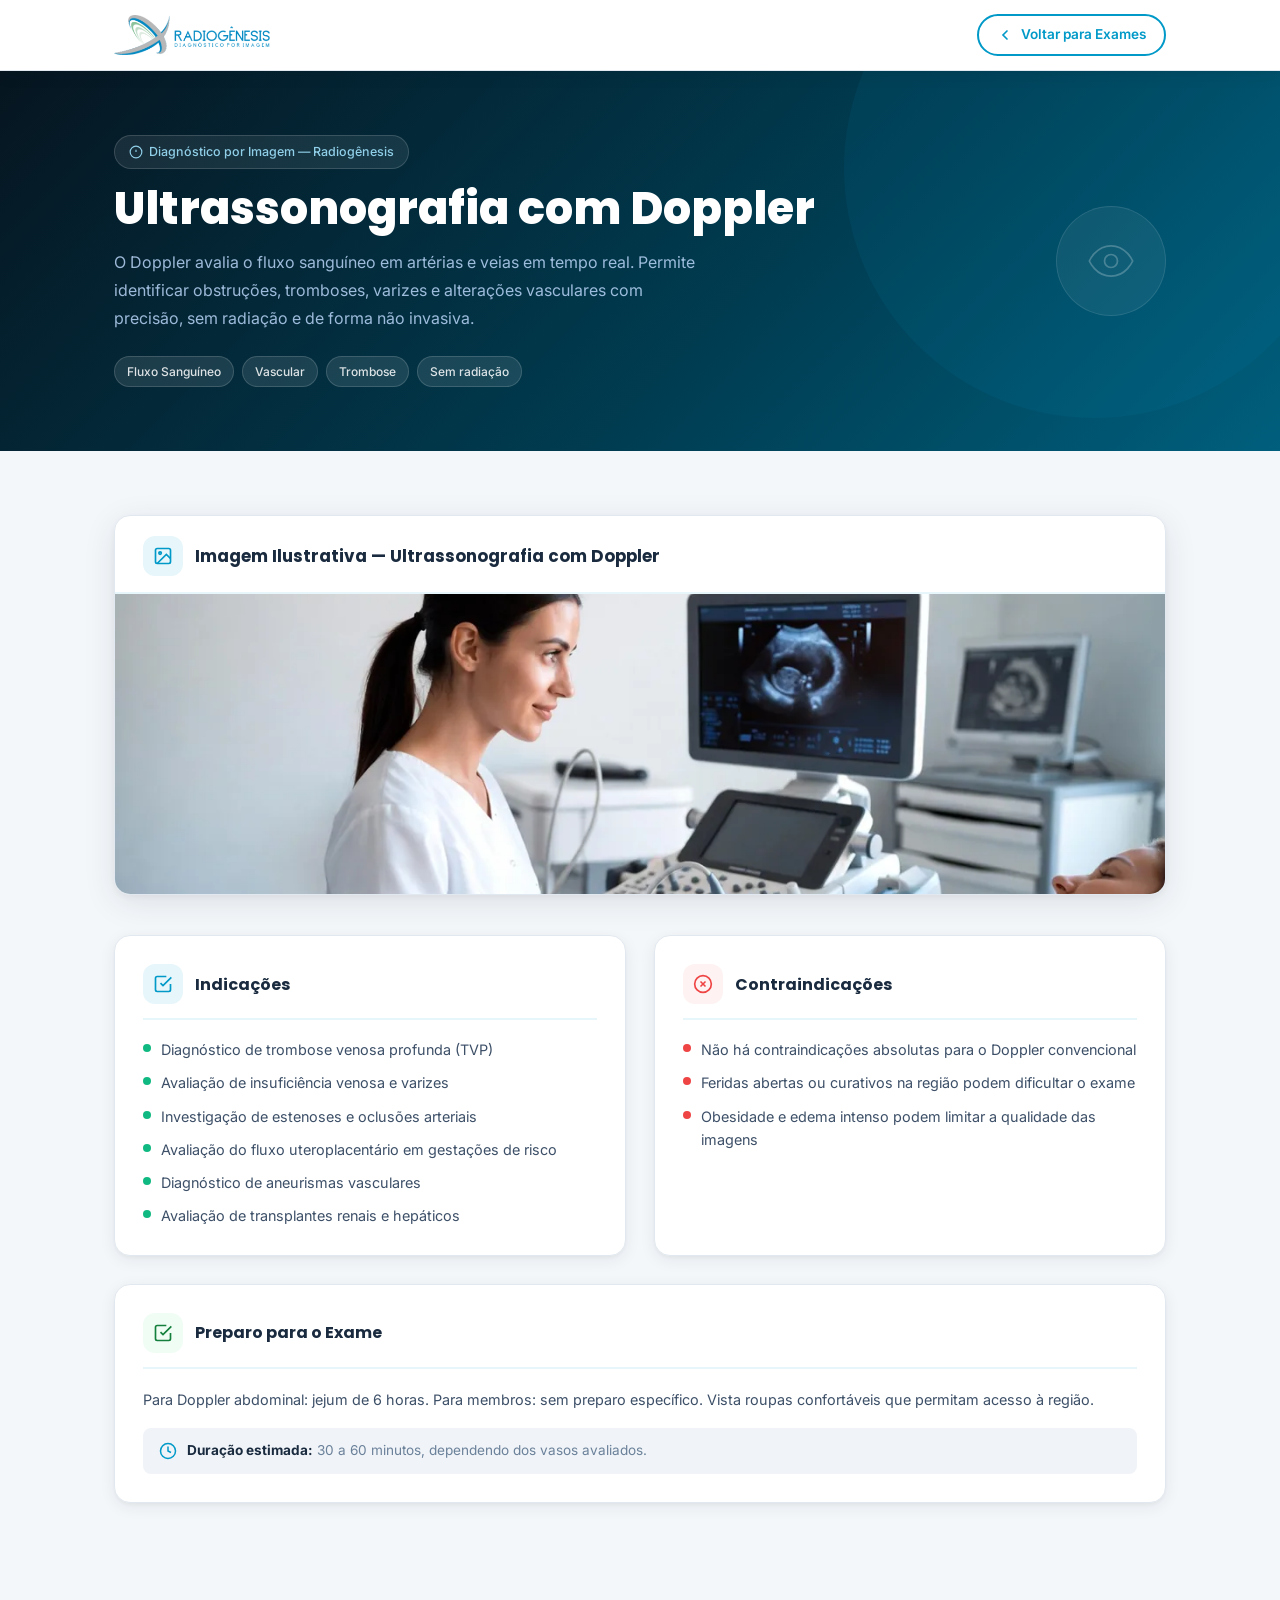
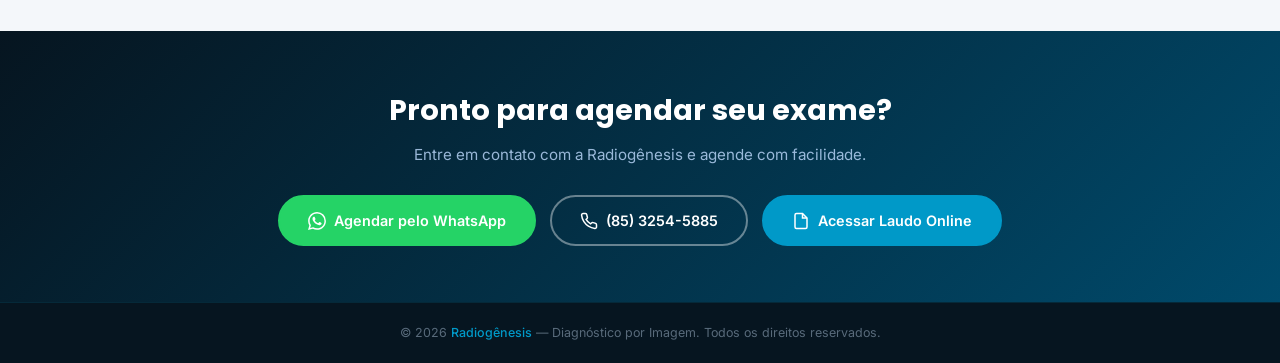
<file: exame-ultrassonografia-doppler.html>
<!DOCTYPE html>
<html lang="pt-BR">
<head>
    <meta charset="UTF-8">
    <meta name="viewport" content="width=device-width, initial-scale=1.0">
    <title>Ultrassonografia com Doppler | Radiogênesis</title>
    <link rel="preconnect" href="https://fonts.googleapis.com">
    <link rel="preconnect" href="https://fonts.gstatic.com" crossorigin>
    <link href="https://fonts.googleapis.com/css2?family=Inter:wght@300;400;500;600;700;800&family=Poppins:wght@600;700;800&display=swap" rel="stylesheet">
    <link rel="icon" type="image/png" href="img/favicon.png">
    <style>
        :root{
            --primary:#0099C8;--primary-hover:#007BA3;--primary-50:#E6F6FB;--primary-100:#C0E8F5;
            --primary-200:#8DD4EC;--primary-700:#007BA3;--primary-900:#003D52;
            --gray-50:#F0F4F8;--gray-100:#E1E8EF;--gray-200:#CFD8E3;
            --text-heading:#1A2B3F;--text-body:#3D5068;--text-muted:#6B819A;--text-light:#8FA3B8;
            --bg-body:#F4F7FA;--bg-white:#FFFFFF;--bg-navy:#0A1F2E;--bg-navy-deep:#061520;
            --success:#10B981;--whatsapp:#25D366;
            --font-sans:'Inter',-apple-system,sans-serif;
            --font-heading:'Poppins','Inter',sans-serif;
            --radius-sm:8px;--radius-md:12px;--radius-lg:16px;--radius-full:9999px;
            --shadow-md:0 4px 16px rgba(15,29,47,.07),0 2px 4px rgba(15,29,47,.04);
            --shadow-lg:0 8px 32px rgba(15,29,47,.10),0 2px 8px rgba(15,29,47,.05);
            --transition:all .3s cubic-bezier(.4,0,.2,1);
        }
        *,*::before,*::after{margin:0;padding:0;box-sizing:border-box}
        html{scroll-behavior:smooth}

        body{
            font-family:var(--font-sans);color:var(--text-body);background:var(--bg-body);
            -webkit-font-smoothing:antialiased;line-height:1.6;
            opacity:0;animation:pageFadeIn .45s ease forwards;
        }
        @keyframes pageFadeIn{from{opacity:0;transform:translateY(12px)}to{opacity:1;transform:translateY(0)}}

        a{text-decoration:none;color:inherit}
        img{max-width:100%;display:block}

        .header{background:rgba(255,255,255,.97);border-bottom:1px solid var(--gray-100);padding:14px 0;position:sticky;top:0;z-index:100;box-shadow:var(--shadow-md)}
        .container{width:100%;max-width:1100px;margin:0 auto;padding:0 clamp(16px,4vw,24px)}
        .header__inner{display:flex;align-items:center;justify-content:space-between;gap:16px}
        .header__back{display:inline-flex;align-items:center;gap:8px;color:var(--primary);font-size:.85rem;font-weight:600;padding:8px 18px;border:2px solid var(--primary);border-radius:var(--radius-full);transition:var(--transition)}
        .header__back:hover{background:var(--primary-50);transform:translateX(-2px)}
        .logo img{height:40px;width:auto}

        .hero{background:linear-gradient(135deg,var(--bg-navy-deep),var(--primary-900) 60%,#005F7D);padding:clamp(40px,6vw,64px) 0;position:relative;overflow:hidden}
        .hero::before{content:'';position:absolute;top:-40%;right:-5%;width:500px;height:500px;background:rgba(0,153,200,.08);border-radius:50%;pointer-events:none}
        .hero__inner{display:grid;grid-template-columns:1fr auto;gap:32px;align-items:center;position:relative;z-index:1}
        .hero__badge{display:inline-flex;align-items:center;gap:6px;padding:6px 14px;background:rgba(255,255,255,.08);border:1px solid rgba(255,255,255,.15);border-radius:var(--radius-full);color:#90cfe8;font-size:.78rem;font-weight:500;margin-bottom:14px}
        .hero__title{font-family:var(--font-heading);font-size:clamp(1.8rem,4vw,2.8rem);font-weight:800;color:#fff;line-height:1.15;margin-bottom:14px}
        .hero__desc{font-size:clamp(.88rem,2vw,1rem);color:rgba(191,219,254,.82);line-height:1.75;max-width:600px;margin-bottom:24px}
        .hero__tags{display:flex;flex-wrap:wrap;gap:8px}
        .hero__tag{padding:5px 12px;background:rgba(255,255,255,.1);border:1px solid rgba(255,255,255,.15);border-radius:var(--radius-full);color:rgba(255,255,255,.85);font-size:.75rem;font-weight:500}
        .hero__icon{width:clamp(80px,10vw,110px);height:clamp(80px,10vw,110px);background:rgba(255,255,255,.06);border:1px solid rgba(255,255,255,.1);border-radius:50%;display:flex;align-items:center;justify-content:center;color:rgba(255,255,255,.4);flex-shrink:0}

        .content{padding:clamp(40px,6vw,64px) 0}

        .image-card{background:var(--bg-white);border:1px solid var(--gray-100);border-radius:var(--radius-lg);overflow:hidden;box-shadow:var(--shadow-lg);margin-bottom:clamp(24px,4vw,40px)}
        .image-card__header{display:flex;align-items:center;gap:12px;padding:20px 28px 16px;border-bottom:2px solid var(--primary-50)}
        .image-card__icon{width:40px;height:40px;display:flex;align-items:center;justify-content:center;background:var(--primary-50);color:var(--primary);border-radius:var(--radius-md);flex-shrink:0}
        .image-card__title{font-family:var(--font-heading);font-size:1.05rem;font-weight:700;color:var(--text-heading)}

        .image-slot{width:100%;height:300px;background:var(--gray-50);position:relative;overflow:hidden}
        .image-slot img{width:100%;height:100%;object-fit:cover;display:block}

        .info-grid{display:grid;grid-template-columns:1fr 1fr;gap:clamp(16px,3vw,28px)}
        .info-card{background:var(--bg-white);border:1px solid var(--gray-100);border-radius:var(--radius-lg);padding:clamp(20px,3vw,28px);box-shadow:var(--shadow-md)}
        .info-card--full{grid-column:1/-1}
        .info-card__header{display:flex;align-items:center;gap:12px;margin-bottom:18px;padding-bottom:14px;border-bottom:2px solid var(--primary-50)}
        .info-card__icon{width:40px;height:40px;display:flex;align-items:center;justify-content:center;background:var(--primary-50);color:var(--primary);border-radius:var(--radius-md);flex-shrink:0}
        .info-card__title{font-family:var(--font-heading);font-size:1rem;font-weight:700;color:var(--text-heading)}
        .info-list{list-style:none;display:flex;flex-direction:column;gap:10px}
        .info-list li{display:flex;align-items:flex-start;gap:10px;font-size:clamp(.82rem,1.8vw,.9rem);color:var(--text-body);line-height:1.6}
        .info-list li::before{content:'';width:8px;height:8px;border-radius:50%;flex-shrink:0;margin-top:6px}
        .info-list--green li::before{background:var(--success)}
        .info-list--red li::before{background:#EF4444}
        .info-text{font-size:clamp(.82rem,1.8vw,.9rem);color:var(--text-body);line-height:1.75}
        .info-meta{display:flex;align-items:center;gap:10px;margin-top:16px;padding:12px 16px;background:var(--gray-50);border-radius:var(--radius-sm)}
        .info-meta svg{color:var(--primary);flex-shrink:0}
        .info-meta span{font-size:.85rem;color:var(--text-muted)}
        .info-meta strong{color:var(--text-heading)}

        .cta{background:linear-gradient(135deg,var(--bg-navy-deep),#004a6b);padding:clamp(40px,6vw,56px) 0;margin-top:clamp(40px,6vw,64px)}
        .cta__inner{text-align:center}
        .cta__title{font-family:var(--font-heading);font-size:clamp(1.3rem,3vw,1.8rem);font-weight:700;color:#fff;margin-bottom:10px}
        .cta__sub{color:rgba(191,219,254,.8);margin-bottom:28px;font-size:clamp(.85rem,2vw,.95rem)}
        .cta__btns{display:flex;gap:14px;justify-content:center;flex-wrap:wrap}

        .btn{display:inline-flex;align-items:center;justify-content:center;gap:8px;font-family:var(--font-sans);font-weight:600;font-size:clamp(.82rem,2vw,.9rem);border:2px solid transparent;border-radius:var(--radius-full);cursor:pointer;transition:var(--transition);white-space:nowrap;padding:12px 28px;min-height:44px}
        .btn--primary{background:var(--primary);color:#fff;border-color:var(--primary)}
        .btn--primary:hover{background:var(--primary-hover);transform:translateY(-2px);box-shadow:0 8px 24px rgba(0,153,200,.38)}
        .btn--outline-white{background:transparent;color:#fff;border-color:rgba(255,255,255,.4)}
        .btn--outline-white:hover{background:rgba(255,255,255,.1);border-color:#fff;transform:translateY(-2px)}
        .btn--whatsapp{background:var(--whatsapp);border-color:var(--whatsapp);color:#fff}
        .btn--whatsapp:hover{background:#20BD5A;transform:translateY(-2px);box-shadow:0 8px 24px rgba(37,211,102,.35)}

        .footer{background:var(--bg-navy-deep);color:rgba(143,163,184,.6);text-align:center;padding:20px 0;font-size:.78rem;border-top:1px solid rgba(0,153,200,.15)}
        .footer a{color:var(--primary);font-weight:500}

        @media(max-width:768px){
            .hero__inner{grid-template-columns:1fr}
            .hero__icon{display:none}
            .info-grid{grid-template-columns:1fr}
            .info-card--full{grid-column:auto}
            .image-slot{height:200px}
            .cta__btns{flex-direction:column;align-items:center}
        }
    </style>
</head>
<body>

    <header class="header">
        <div class="container">
            <div class="header__inner">
                <a href="index.html" class="logo">
                    <img src="img/top.png" alt="Radiogênesis">
                </a>
                <a href="javascript:void(0)" onclick="window.opener ? window.close() : window.location.href='index.html#exames'" class="header__back">
                    <svg width="16" height="16" viewBox="0 0 24 24" fill="none" stroke="currentColor" stroke-width="2.5" stroke-linecap="round"><polyline points="15 18 9 12 15 6"/></svg>
                    Voltar para Exames
                </a>
            </div>
        </div>
    </header>

    <section class="hero">
        <div class="container">
            <div class="hero__inner">
                <div>
                    <div class="hero__badge">
                        <svg width="14" height="14" viewBox="0 0 24 24" fill="none" stroke="currentColor" stroke-width="2"><circle cx="12" cy="12" r="10"/><line x1="12" y1="8" x2="12" y2="12"/><line x1="12" y1="16" x2="12.01" y2="16"/></svg>
                        Diagnóstico por Imagem — Radiogênesis
                    </div>
                    <h1 class="hero__title">Ultrassonografia com Doppler</h1>
                    <p class="hero__desc">O Doppler avalia o fluxo sanguíneo em artérias e veias em tempo real. Permite identificar obstruções, tromboses, varizes e alterações vasculares com precisão, sem radiação e de forma não invasiva.</p>
                    <div class="hero__tags"><span class="hero__tag">Fluxo Sanguíneo</span><span class="hero__tag">Vascular</span><span class="hero__tag">Trombose</span><span class="hero__tag">Sem radiação</span></div>
                </div>
                <div class="hero__icon">
                    <svg width="52" height="52" viewBox="0 0 24 24" fill="none" stroke="currentColor" stroke-width="0.8" opacity="0.6"><path d="M2 12s3-7 10-7 10 7 10 7-3 7-10 7-10-7-10-7Z"/><circle cx="12" cy="12" r="3"/></svg>
                </div>
            </div>
        </div>
    </section>

    <section class="content">
        <div class="container">

            <div class="image-card">
                <div class="image-card__header">
                    <div class="image-card__icon">
                        <svg width="20" height="20" viewBox="0 0 24 24" fill="none" stroke="currentColor" stroke-width="2"><rect x="3" y="3" width="18" height="18" rx="2"/><circle cx="8.5" cy="8.5" r="1.5"/><polyline points="21 15 16 10 5 21"/></svg>
                    </div>
                    <h2 class="image-card__title">Imagem Ilustrativa — Ultrassonografia com Doppler</h2>
                </div>
                <div class="image-slot">
                    <img src="img/exames/ultrassonografia-doppler.webp" alt="Ultrassonografia com Doppler">
                </div>
            </div>

            <div class="info-grid">

                <div class="info-card">
                    <div class="info-card__header">
                        <div class="info-card__icon">
                            <svg width="20" height="20" viewBox="0 0 24 24" fill="none" stroke="currentColor" stroke-width="2"><polyline points="9 11 12 14 22 4"/><path d="M21 12v7a2 2 0 0 1-2 2H5a2 2 0 0 1-2-2V5a2 2 0 0 1 2-2h11"/></svg>
                        </div>
                        <h2 class="info-card__title">Indicações</h2>
                    </div>
                    <ul class="info-list info-list--green"><li>Diagnóstico de trombose venosa profunda (TVP)</li><li>Avaliação de insuficiência venosa e varizes</li><li>Investigação de estenoses e oclusões arteriais</li><li>Avaliação do fluxo uteroplacentário em gestações de risco</li><li>Diagnóstico de aneurismas vasculares</li><li>Avaliação de transplantes renais e hepáticos</li></ul>
                </div>

                <div class="info-card">
                    <div class="info-card__header">
                        <div class="info-card__icon" style="background:#FEF2F2;color:#EF4444">
                            <svg width="20" height="20" viewBox="0 0 24 24" fill="none" stroke="currentColor" stroke-width="2"><circle cx="12" cy="12" r="10"/><line x1="15" y1="9" x2="9" y2="15"/><line x1="9" y1="9" x2="15" y2="15"/></svg>
                        </div>
                        <h2 class="info-card__title">Contraindicações</h2>
                    </div>
                    <ul class="info-list info-list--red"><li>Não há contraindicações absolutas para o Doppler convencional</li><li>Feridas abertas ou curativos na região podem dificultar o exame</li><li>Obesidade e edema intenso podem limitar a qualidade das imagens</li></ul>
                </div>

                <div class="info-card info-card--full">
                    <div class="info-card__header">
                        <div class="info-card__icon" style="background:#F0FDF4;color:#15803D">
                            <svg width="20" height="20" viewBox="0 0 24 24" fill="none" stroke="currentColor" stroke-width="2"><path d="M9 11l3 3L22 4"/><path d="M21 12v7a2 2 0 0 1-2 2H5a2 2 0 0 1-2-2V5a2 2 0 0 1 2-2h11"/></svg>
                        </div>
                        <h2 class="info-card__title">Preparo para o Exame</h2>
                    </div>
                    <p class="info-text">Para Doppler abdominal: jejum de 6 horas. Para membros: sem preparo específico. Vista roupas confortáveis que permitam acesso à região.</p>
                    <div class="info-meta">
                        <svg width="18" height="18" viewBox="0 0 24 24" fill="none" stroke="currentColor" stroke-width="2"><circle cx="12" cy="12" r="10"/><polyline points="12 6 12 12 16 14"/></svg>
                        <span><strong>Duração estimada:</strong> 30 a 60 minutos, dependendo dos vasos avaliados.</span>
                    </div>
                </div>

            </div>
        </div>
    </section>

    <section class="cta">
        <div class="container">
            <div class="cta__inner">
                <h2 class="cta__title">Pronto para agendar seu exame?</h2>
                <p class="cta__sub">Entre em contato com a Radiogênesis e agende com facilidade.</p>
                <div class="cta__btns">
                    <a href="https://api.whatsapp.com/send?l=pt_BR&phone=558532545885&text=Ol%C3%A1!%20Gostaria%20de%20agendar%20um%28a%29%20Ultrassonografia%20com%20Doppler." target="_blank" class="btn btn--whatsapp">
                        <svg width="18" height="18" viewBox="0 0 24 24" fill="currentColor"><path d="M17.472 14.382c-.297-.149-1.758-.867-2.03-.967-.273-.099-.471-.148-.67.15-.197.297-.767.966-.94 1.164-.173.199-.347.223-.644.075-.297-.15-1.255-.463-2.39-1.475-.883-.788-1.48-1.761-1.653-2.059-.173-.297-.018-.458.13-.606.134-.133.298-.347.446-.52.149-.174.198-.298.298-.497.099-.198.05-.371-.025-.52-.075-.149-.669-1.612-.916-2.207-.242-.579-.487-.5-.669-.51-.173-.008-.371-.01-.57-.01-.198 0-.52.074-.792.372-.272.297-1.04 1.016-1.04 2.479 0 1.462 1.065 2.875 1.213 3.074.149.198 2.096 3.2 5.077 4.487.709.306 1.262.489 1.694.625.712.227 1.36.195 1.871.118.571-.085 1.758-.719 2.006-1.413.248-.694.248-1.289.173-1.413-.074-.124-.272-.198-.57-.347m-5.421 7.403h-.004a9.87 9.87 0 01-5.031-1.378l-.361-.214-3.741.982.998-3.648-.235-.374a9.86 9.86 0 01-1.51-5.26c.001-5.45 4.436-9.884 9.888-9.884 2.64 0 5.122 1.03 6.988 2.898a9.825 9.825 0 012.893 6.994c-.003 5.45-4.437 9.884-9.885 9.884m8.413-18.297A11.815 11.815 0 0012.05 0C5.495 0 .16 5.335.157 11.892c0 2.096.547 4.142 1.588 5.945L.057 24l6.305-1.654a11.882 11.882 0 005.683 1.448h.005c6.554 0 11.89-5.335 11.893-11.893a11.821 11.821 0 00-3.48-8.413z"/></svg>
                        Agendar pelo WhatsApp
                    </a>
                    <a href="tel:+558532545885" class="btn btn--outline-white">
                        <svg width="18" height="18" viewBox="0 0 24 24" fill="none" stroke="currentColor" stroke-width="2"><path d="M22 16.92v3a2 2 0 0 1-2.18 2 19.79 19.79 0 0 1-8.63-3.07 19.5 19.5 0 0 1-6-6 19.79 19.79 0 0 1-3.07-8.67A2 2 0 0 1 4.11 2h3a2 2 0 0 1 2 1.72 12.84 12.84 0 0 0 .7 2.81 2 2 0 0 1-.45 2.11L8.09 9.91a16 16 0 0 0 6 6l1.27-1.27a2 2 0 0 1 2.11-.45 12.84 12.84 0 0 0 2.81.7A2 2 0 0 1 22 16.92z"/></svg>
                        (85) 3254-5885
                    </a>
                    <a href="https://radiogenesis.najasocial.com/users/sign_in?role=4" target="_blank" class="btn btn--primary">
                        <svg width="18" height="18" viewBox="0 0 24 24" fill="none" stroke="currentColor" stroke-width="2"><path d="M14 2H6a2 2 0 0 0-2 2v16a2 2 0 0 0 2 2h12a2 2 0 0 0 2-2V8z"/><polyline points="14 2 14 8 20 8"/></svg>
                        Acessar Laudo Online
                    </a>
                </div>
            </div>
        </div>
    </section>

    <footer class="footer">
        <div class="container">
            <p>© 2026 <a href="index.html">Radiogênesis</a> — Diagnóstico por Imagem. Todos os direitos reservados.</p>
        </div>
    </footer>

</body>
</html>
</file>
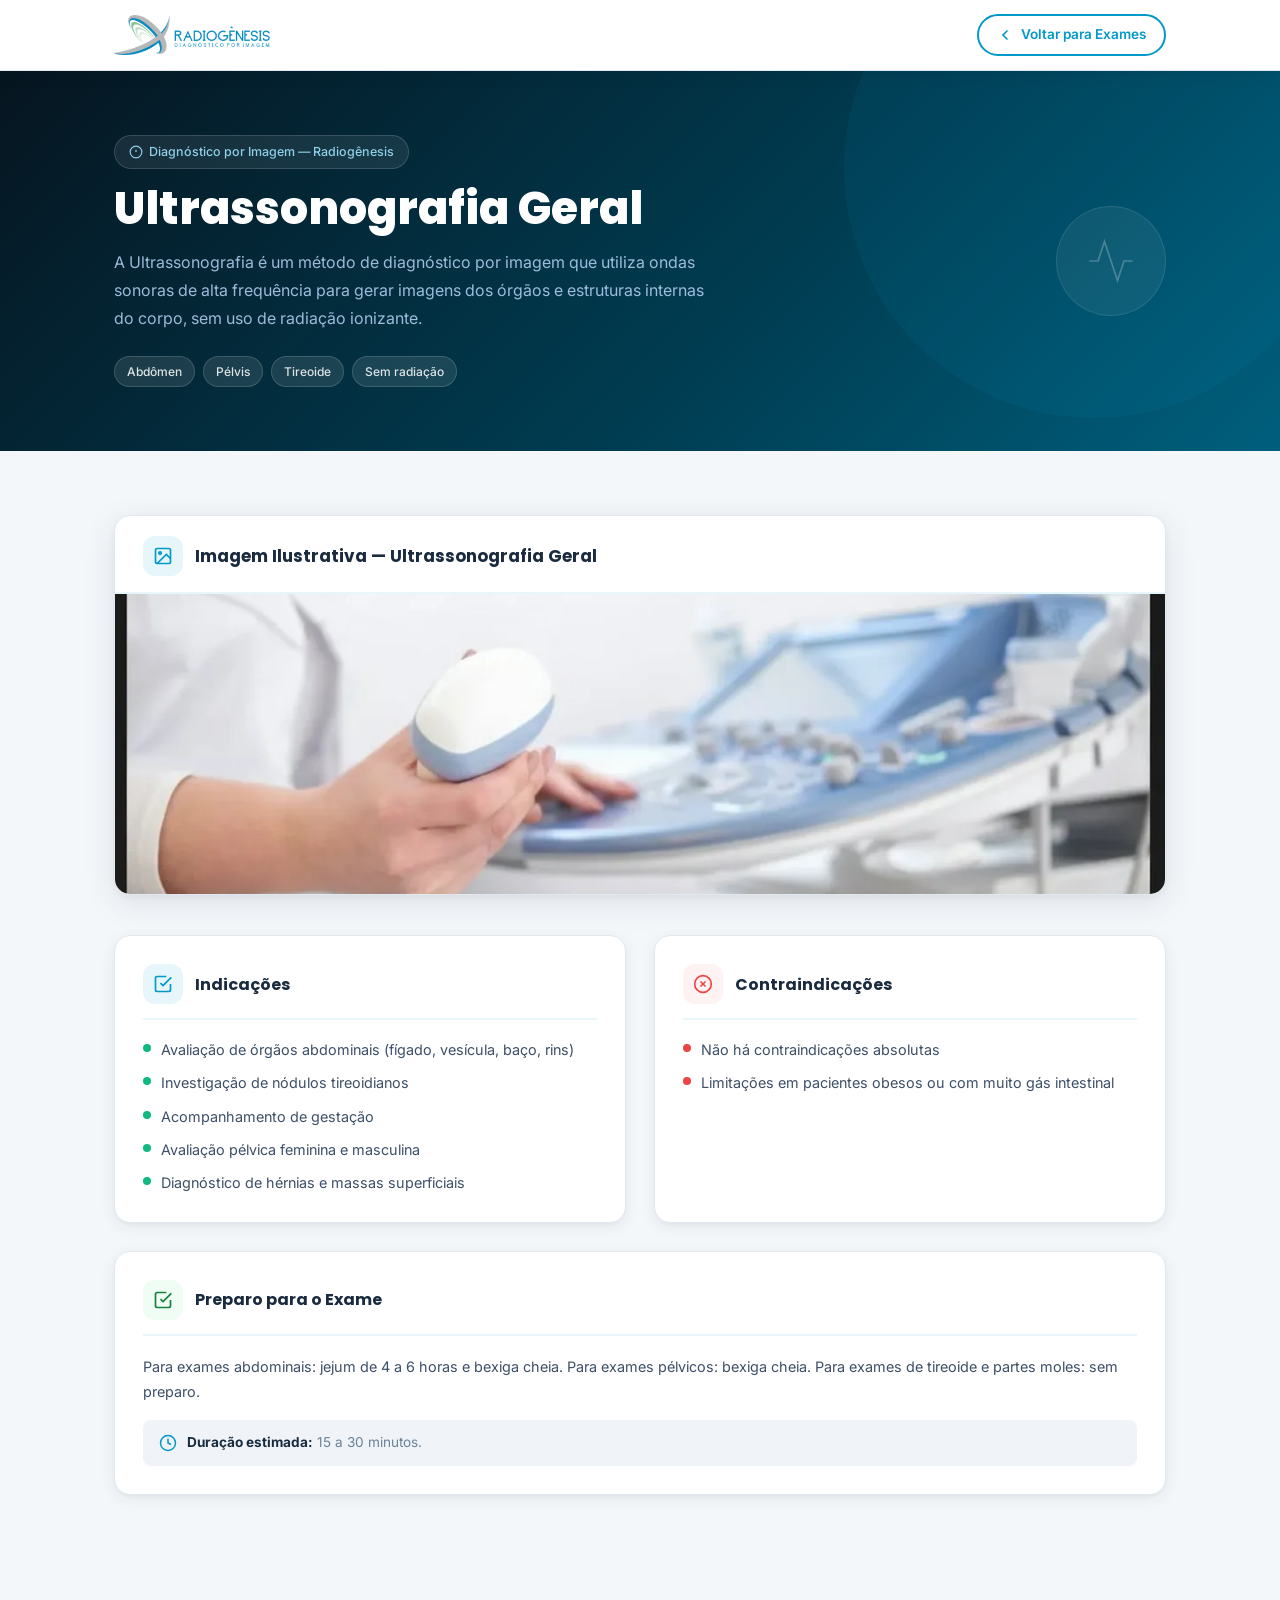
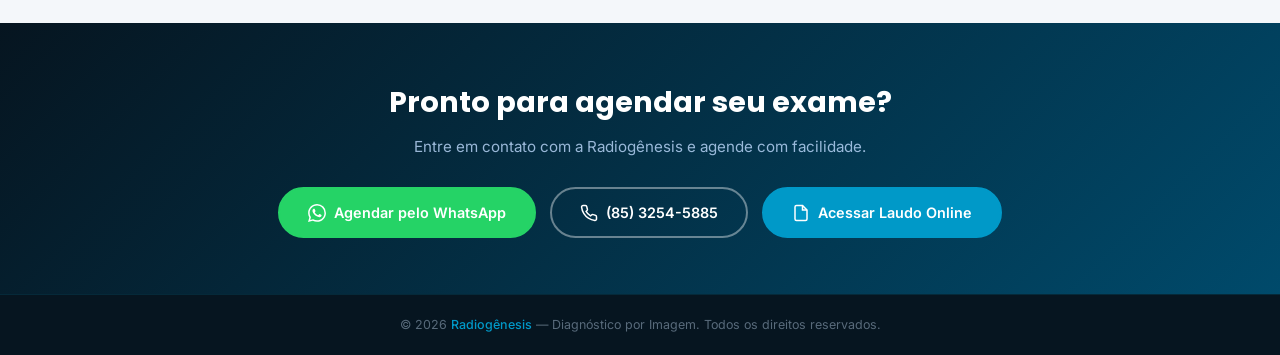
<file: exame-ultrassonografia-geral.html>
<!DOCTYPE html>
<html lang="pt-BR">
<head>
    <meta charset="UTF-8">
    <meta name="viewport" content="width=device-width, initial-scale=1.0">
    <title>Ultrassonografia Geral | Radiogênesis</title>
    <link rel="preconnect" href="https://fonts.googleapis.com">
    <link rel="preconnect" href="https://fonts.gstatic.com" crossorigin>
    <link href="https://fonts.googleapis.com/css2?family=Inter:wght@300;400;500;600;700;800&family=Poppins:wght@600;700;800&display=swap" rel="stylesheet">
    <link rel="icon" type="image/png" href="img/favicon.png">
    <style>
        :root{
            --primary:#0099C8;--primary-hover:#007BA3;--primary-50:#E6F6FB;--primary-100:#C0E8F5;
            --primary-200:#8DD4EC;--primary-700:#007BA3;--primary-900:#003D52;
            --gray-50:#F0F4F8;--gray-100:#E1E8EF;--gray-200:#CFD8E3;
            --text-heading:#1A2B3F;--text-body:#3D5068;--text-muted:#6B819A;--text-light:#8FA3B8;
            --bg-body:#F4F7FA;--bg-white:#FFFFFF;--bg-navy:#0A1F2E;--bg-navy-deep:#061520;
            --success:#10B981;--whatsapp:#25D366;
            --font-sans:'Inter',-apple-system,sans-serif;
            --font-heading:'Poppins','Inter',sans-serif;
            --radius-sm:8px;--radius-md:12px;--radius-lg:16px;--radius-full:9999px;
            --shadow-md:0 4px 16px rgba(15,29,47,.07),0 2px 4px rgba(15,29,47,.04);
            --shadow-lg:0 8px 32px rgba(15,29,47,.10),0 2px 8px rgba(15,29,47,.05);
            --transition:all .3s cubic-bezier(.4,0,.2,1);
        }
        *,*::before,*::after{margin:0;padding:0;box-sizing:border-box}
        html{scroll-behavior:smooth}

        body{
            font-family:var(--font-sans);color:var(--text-body);background:var(--bg-body);
            -webkit-font-smoothing:antialiased;line-height:1.6;
            opacity:0;animation:pageFadeIn .45s ease forwards;
        }
        @keyframes pageFadeIn{from{opacity:0;transform:translateY(12px)}to{opacity:1;transform:translateY(0)}}

        a{text-decoration:none;color:inherit}
        img{max-width:100%;display:block}

        .header{background:rgba(255,255,255,.97);border-bottom:1px solid var(--gray-100);padding:14px 0;position:sticky;top:0;z-index:100;box-shadow:var(--shadow-md)}
        .container{width:100%;max-width:1100px;margin:0 auto;padding:0 clamp(16px,4vw,24px)}
        .header__inner{display:flex;align-items:center;justify-content:space-between;gap:16px}
        .header__back{display:inline-flex;align-items:center;gap:8px;color:var(--primary);font-size:.85rem;font-weight:600;padding:8px 18px;border:2px solid var(--primary);border-radius:var(--radius-full);transition:var(--transition)}
        .header__back:hover{background:var(--primary-50);transform:translateX(-2px)}
        .logo img{height:40px;width:auto}

        .hero{background:linear-gradient(135deg,var(--bg-navy-deep),var(--primary-900) 60%,#005F7D);padding:clamp(40px,6vw,64px) 0;position:relative;overflow:hidden}
        .hero::before{content:'';position:absolute;top:-40%;right:-5%;width:500px;height:500px;background:rgba(0,153,200,.08);border-radius:50%;pointer-events:none}
        .hero__inner{display:grid;grid-template-columns:1fr auto;gap:32px;align-items:center;position:relative;z-index:1}
        .hero__badge{display:inline-flex;align-items:center;gap:6px;padding:6px 14px;background:rgba(255,255,255,.08);border:1px solid rgba(255,255,255,.15);border-radius:var(--radius-full);color:#90cfe8;font-size:.78rem;font-weight:500;margin-bottom:14px}
        .hero__title{font-family:var(--font-heading);font-size:clamp(1.8rem,4vw,2.8rem);font-weight:800;color:#fff;line-height:1.15;margin-bottom:14px}
        .hero__desc{font-size:clamp(.88rem,2vw,1rem);color:rgba(191,219,254,.82);line-height:1.75;max-width:600px;margin-bottom:24px}
        .hero__tags{display:flex;flex-wrap:wrap;gap:8px}
        .hero__tag{padding:5px 12px;background:rgba(255,255,255,.1);border:1px solid rgba(255,255,255,.15);border-radius:var(--radius-full);color:rgba(255,255,255,.85);font-size:.75rem;font-weight:500}
        .hero__icon{width:clamp(80px,10vw,110px);height:clamp(80px,10vw,110px);background:rgba(255,255,255,.06);border:1px solid rgba(255,255,255,.1);border-radius:50%;display:flex;align-items:center;justify-content:center;color:rgba(255,255,255,.4);flex-shrink:0}

        .content{padding:clamp(40px,6vw,64px) 0}

        .image-card{background:var(--bg-white);border:1px solid var(--gray-100);border-radius:var(--radius-lg);overflow:hidden;box-shadow:var(--shadow-lg);margin-bottom:clamp(24px,4vw,40px)}
        .image-card__header{display:flex;align-items:center;gap:12px;padding:20px 28px 16px;border-bottom:2px solid var(--primary-50)}
        .image-card__icon{width:40px;height:40px;display:flex;align-items:center;justify-content:center;background:var(--primary-50);color:var(--primary);border-radius:var(--radius-md);flex-shrink:0}
        .image-card__title{font-family:var(--font-heading);font-size:1.05rem;font-weight:700;color:var(--text-heading)}

        .image-slot{width:100%;height:300px;background:var(--gray-50);position:relative;overflow:hidden}
        .image-slot img{width:100%;height:100%;object-fit:cover;display:block}

        .info-grid{display:grid;grid-template-columns:1fr 1fr;gap:clamp(16px,3vw,28px)}
        .info-card{background:var(--bg-white);border:1px solid var(--gray-100);border-radius:var(--radius-lg);padding:clamp(20px,3vw,28px);box-shadow:var(--shadow-md)}
        .info-card--full{grid-column:1/-1}
        .info-card__header{display:flex;align-items:center;gap:12px;margin-bottom:18px;padding-bottom:14px;border-bottom:2px solid var(--primary-50)}
        .info-card__icon{width:40px;height:40px;display:flex;align-items:center;justify-content:center;background:var(--primary-50);color:var(--primary);border-radius:var(--radius-md);flex-shrink:0}
        .info-card__title{font-family:var(--font-heading);font-size:1rem;font-weight:700;color:var(--text-heading)}
        .info-list{list-style:none;display:flex;flex-direction:column;gap:10px}
        .info-list li{display:flex;align-items:flex-start;gap:10px;font-size:clamp(.82rem,1.8vw,.9rem);color:var(--text-body);line-height:1.6}
        .info-list li::before{content:'';width:8px;height:8px;border-radius:50%;flex-shrink:0;margin-top:6px}
        .info-list--green li::before{background:var(--success)}
        .info-list--red li::before{background:#EF4444}
        .info-text{font-size:clamp(.82rem,1.8vw,.9rem);color:var(--text-body);line-height:1.75}
        .info-meta{display:flex;align-items:center;gap:10px;margin-top:16px;padding:12px 16px;background:var(--gray-50);border-radius:var(--radius-sm)}
        .info-meta svg{color:var(--primary);flex-shrink:0}
        .info-meta span{font-size:.85rem;color:var(--text-muted)}
        .info-meta strong{color:var(--text-heading)}

        .cta{background:linear-gradient(135deg,var(--bg-navy-deep),#004a6b);padding:clamp(40px,6vw,56px) 0;margin-top:clamp(40px,6vw,64px)}
        .cta__inner{text-align:center}
        .cta__title{font-family:var(--font-heading);font-size:clamp(1.3rem,3vw,1.8rem);font-weight:700;color:#fff;margin-bottom:10px}
        .cta__sub{color:rgba(191,219,254,.8);margin-bottom:28px;font-size:clamp(.85rem,2vw,.95rem)}
        .cta__btns{display:flex;gap:14px;justify-content:center;flex-wrap:wrap}

        .btn{display:inline-flex;align-items:center;justify-content:center;gap:8px;font-family:var(--font-sans);font-weight:600;font-size:clamp(.82rem,2vw,.9rem);border:2px solid transparent;border-radius:var(--radius-full);cursor:pointer;transition:var(--transition);white-space:nowrap;padding:12px 28px;min-height:44px}
        .btn--primary{background:var(--primary);color:#fff;border-color:var(--primary)}
        .btn--primary:hover{background:var(--primary-hover);transform:translateY(-2px);box-shadow:0 8px 24px rgba(0,153,200,.38)}
        .btn--outline-white{background:transparent;color:#fff;border-color:rgba(255,255,255,.4)}
        .btn--outline-white:hover{background:rgba(255,255,255,.1);border-color:#fff;transform:translateY(-2px)}
        .btn--whatsapp{background:var(--whatsapp);border-color:var(--whatsapp);color:#fff}
        .btn--whatsapp:hover{background:#20BD5A;transform:translateY(-2px);box-shadow:0 8px 24px rgba(37,211,102,.35)}

        .footer{background:var(--bg-navy-deep);color:rgba(143,163,184,.6);text-align:center;padding:20px 0;font-size:.78rem;border-top:1px solid rgba(0,153,200,.15)}
        .footer a{color:var(--primary);font-weight:500}

        @media(max-width:768px){
            .hero__inner{grid-template-columns:1fr}
            .hero__icon{display:none}
            .info-grid{grid-template-columns:1fr}
            .info-card--full{grid-column:auto}
            .image-slot{height:200px}
            .cta__btns{flex-direction:column;align-items:center}
        }
    </style>
</head>
<body>

    <header class="header">
        <div class="container">
            <div class="header__inner">
                <a href="index.html" class="logo">
                    <img src="img/top.png" alt="Radiogênesis">
                </a>
                <a href="javascript:void(0)" onclick="window.opener ? window.close() : window.location.href='index.html#exames'" class="header__back">
                    <svg width="16" height="16" viewBox="0 0 24 24" fill="none" stroke="currentColor" stroke-width="2.5" stroke-linecap="round"><polyline points="15 18 9 12 15 6"/></svg>
                    Voltar para Exames
                </a>
            </div>
        </div>
    </header>

    <section class="hero">
        <div class="container">
            <div class="hero__inner">
                <div>
                    <div class="hero__badge">
                        <svg width="14" height="14" viewBox="0 0 24 24" fill="none" stroke="currentColor" stroke-width="2"><circle cx="12" cy="12" r="10"/><line x1="12" y1="8" x2="12" y2="12"/><line x1="12" y1="16" x2="12.01" y2="16"/></svg>
                        Diagnóstico por Imagem — Radiogênesis
                    </div>
                    <h1 class="hero__title">Ultrassonografia Geral</h1>
                    <p class="hero__desc">A Ultrassonografia é um método de diagnóstico por imagem que utiliza ondas sonoras de alta frequência para gerar imagens dos órgãos e estruturas internas do corpo, sem uso de radiação ionizante.</p>
                    <div class="hero__tags"><span class="hero__tag">Abdômen</span><span class="hero__tag">Pélvis</span><span class="hero__tag">Tireoide</span><span class="hero__tag">Sem radiação</span></div>
                </div>
                <div class="hero__icon">
                    <svg width="52" height="52" viewBox="0 0 24 24" fill="none" stroke="currentColor" stroke-width="0.8" opacity="0.6"><path d="M22 12h-4l-3 9L9 3l-3 9H2"/></svg>
                </div>
            </div>
        </div>
    </section>

    <section class="content">
        <div class="container">

            <div class="image-card">
                <div class="image-card__header">
                    <div class="image-card__icon">
                        <svg width="20" height="20" viewBox="0 0 24 24" fill="none" stroke="currentColor" stroke-width="2"><rect x="3" y="3" width="18" height="18" rx="2"/><circle cx="8.5" cy="8.5" r="1.5"/><polyline points="21 15 16 10 5 21"/></svg>
                    </div>
                    <h2 class="image-card__title">Imagem Ilustrativa — Ultrassonografia Geral</h2>
                </div>
                <div class="image-slot">
                    <img src="img/exames/ultrassonografia-geral.webp" alt="Ultrassonografia Geral">
                </div>
            </div>

            <div class="info-grid">

                <div class="info-card">
                    <div class="info-card__header">
                        <div class="info-card__icon">
                            <svg width="20" height="20" viewBox="0 0 24 24" fill="none" stroke="currentColor" stroke-width="2"><polyline points="9 11 12 14 22 4"/><path d="M21 12v7a2 2 0 0 1-2 2H5a2 2 0 0 1-2-2V5a2 2 0 0 1 2-2h11"/></svg>
                        </div>
                        <h2 class="info-card__title">Indicações</h2>
                    </div>
                    <ul class="info-list info-list--green"><li>Avaliação de órgãos abdominais (fígado, vesícula, baço, rins)</li><li>Investigação de nódulos tireoidianos</li><li>Acompanhamento de gestação</li><li>Avaliação pélvica feminina e masculina</li><li>Diagnóstico de hérnias e massas superficiais</li></ul>
                </div>

                <div class="info-card">
                    <div class="info-card__header">
                        <div class="info-card__icon" style="background:#FEF2F2;color:#EF4444">
                            <svg width="20" height="20" viewBox="0 0 24 24" fill="none" stroke="currentColor" stroke-width="2"><circle cx="12" cy="12" r="10"/><line x1="15" y1="9" x2="9" y2="15"/><line x1="9" y1="9" x2="15" y2="15"/></svg>
                        </div>
                        <h2 class="info-card__title">Contraindicações</h2>
                    </div>
                    <ul class="info-list info-list--red"><li>Não há contraindicações absolutas</li><li>Limitações em pacientes obesos ou com muito gás intestinal</li></ul>
                </div>

                <div class="info-card info-card--full">
                    <div class="info-card__header">
                        <div class="info-card__icon" style="background:#F0FDF4;color:#15803D">
                            <svg width="20" height="20" viewBox="0 0 24 24" fill="none" stroke="currentColor" stroke-width="2"><path d="M9 11l3 3L22 4"/><path d="M21 12v7a2 2 0 0 1-2 2H5a2 2 0 0 1-2-2V5a2 2 0 0 1 2-2h11"/></svg>
                        </div>
                        <h2 class="info-card__title">Preparo para o Exame</h2>
                    </div>
                    <p class="info-text">Para exames abdominais: jejum de 4 a 6 horas e bexiga cheia. Para exames pélvicos: bexiga cheia. Para exames de tireoide e partes moles: sem preparo.</p>
                    <div class="info-meta">
                        <svg width="18" height="18" viewBox="0 0 24 24" fill="none" stroke="currentColor" stroke-width="2"><circle cx="12" cy="12" r="10"/><polyline points="12 6 12 12 16 14"/></svg>
                        <span><strong>Duração estimada:</strong> 15 a 30 minutos.</span>
                    </div>
                </div>

            </div>
        </div>
    </section>

    <section class="cta">
        <div class="container">
            <div class="cta__inner">
                <h2 class="cta__title">Pronto para agendar seu exame?</h2>
                <p class="cta__sub">Entre em contato com a Radiogênesis e agende com facilidade.</p>
                <div class="cta__btns">
                    <a href="https://api.whatsapp.com/send?l=pt_BR&phone=558532545885&text=Ol%C3%A1!%20Gostaria%20de%20agendar%20uma%20Ultrassonografia." target="_blank" class="btn btn--whatsapp">
                        <svg width="18" height="18" viewBox="0 0 24 24" fill="currentColor"><path d="M17.472 14.382c-.297-.149-1.758-.867-2.03-.967-.273-.099-.471-.148-.67.15-.197.297-.767.966-.94 1.164-.173.199-.347.223-.644.075-.297-.15-1.255-.463-2.39-1.475-.883-.788-1.48-1.761-1.653-2.059-.173-.297-.018-.458.13-.606.134-.133.298-.347.446-.52.149-.174.198-.298.298-.497.099-.198.05-.371-.025-.52-.075-.149-.669-1.612-.916-2.207-.242-.579-.487-.5-.669-.51-.173-.008-.371-.01-.57-.01-.198 0-.52.074-.792.372-.272.297-1.04 1.016-1.04 2.479 0 1.462 1.065 2.875 1.213 3.074.149.198 2.096 3.2 5.077 4.487.709.306 1.262.489 1.694.625.712.227 1.36.195 1.871.118.571-.085 1.758-.719 2.006-1.413.248-.694.248-1.289.173-1.413-.074-.124-.272-.198-.57-.347m-5.421 7.403h-.004a9.87 9.87 0 01-5.031-1.378l-.361-.214-3.741.982.998-3.648-.235-.374a9.86 9.86 0 01-1.51-5.26c.001-5.45 4.436-9.884 9.888-9.884 2.64 0 5.122 1.03 6.988 2.898a9.825 9.825 0 012.893 6.994c-.003 5.45-4.437 9.884-9.885 9.884m8.413-18.297A11.815 11.815 0 0012.05 0C5.495 0 .16 5.335.157 11.892c0 2.096.547 4.142 1.588 5.945L.057 24l6.305-1.654a11.882 11.882 0 005.683 1.448h.005c6.554 0 11.89-5.335 11.893-11.893a11.821 11.821 0 00-3.48-8.413z"/></svg>
                        Agendar pelo WhatsApp
                    </a>
                    <a href="tel:+558532545885" class="btn btn--outline-white">
                        <svg width="18" height="18" viewBox="0 0 24 24" fill="none" stroke="currentColor" stroke-width="2"><path d="M22 16.92v3a2 2 0 0 1-2.18 2 19.79 19.79 0 0 1-8.63-3.07 19.5 19.5 0 0 1-6-6 19.79 19.79 0 0 1-3.07-8.67A2 2 0 0 1 4.11 2h3a2 2 0 0 1 2 1.72 12.84 12.84 0 0 0 .7 2.81 2 2 0 0 1-.45 2.11L8.09 9.91a16 16 0 0 0 6 6l1.27-1.27a2 2 0 0 1 2.11-.45 12.84 12.84 0 0 0 2.81.7A2 2 0 0 1 22 16.92z"/></svg>
                        (85) 3254-5885
                    </a>
                    <a href="https://radiogenesis.najasocial.com/users/sign_in?role=4" target="_blank" class="btn btn--primary">
                        <svg width="18" height="18" viewBox="0 0 24 24" fill="none" stroke="currentColor" stroke-width="2"><path d="M14 2H6a2 2 0 0 0-2 2v16a2 2 0 0 0 2 2h12a2 2 0 0 0 2-2V8z"/><polyline points="14 2 14 8 20 8"/></svg>
                        Acessar Laudo Online
                    </a>
                </div>
            </div>
        </div>
    </section>

    <footer class="footer">
        <div class="container">
            <p>© 2026 <a href="index.html">Radiogênesis</a> — Diagnóstico por Imagem. Todos os direitos reservados.</p>
        </div>
    </footer>

</body>
</html>
</file>
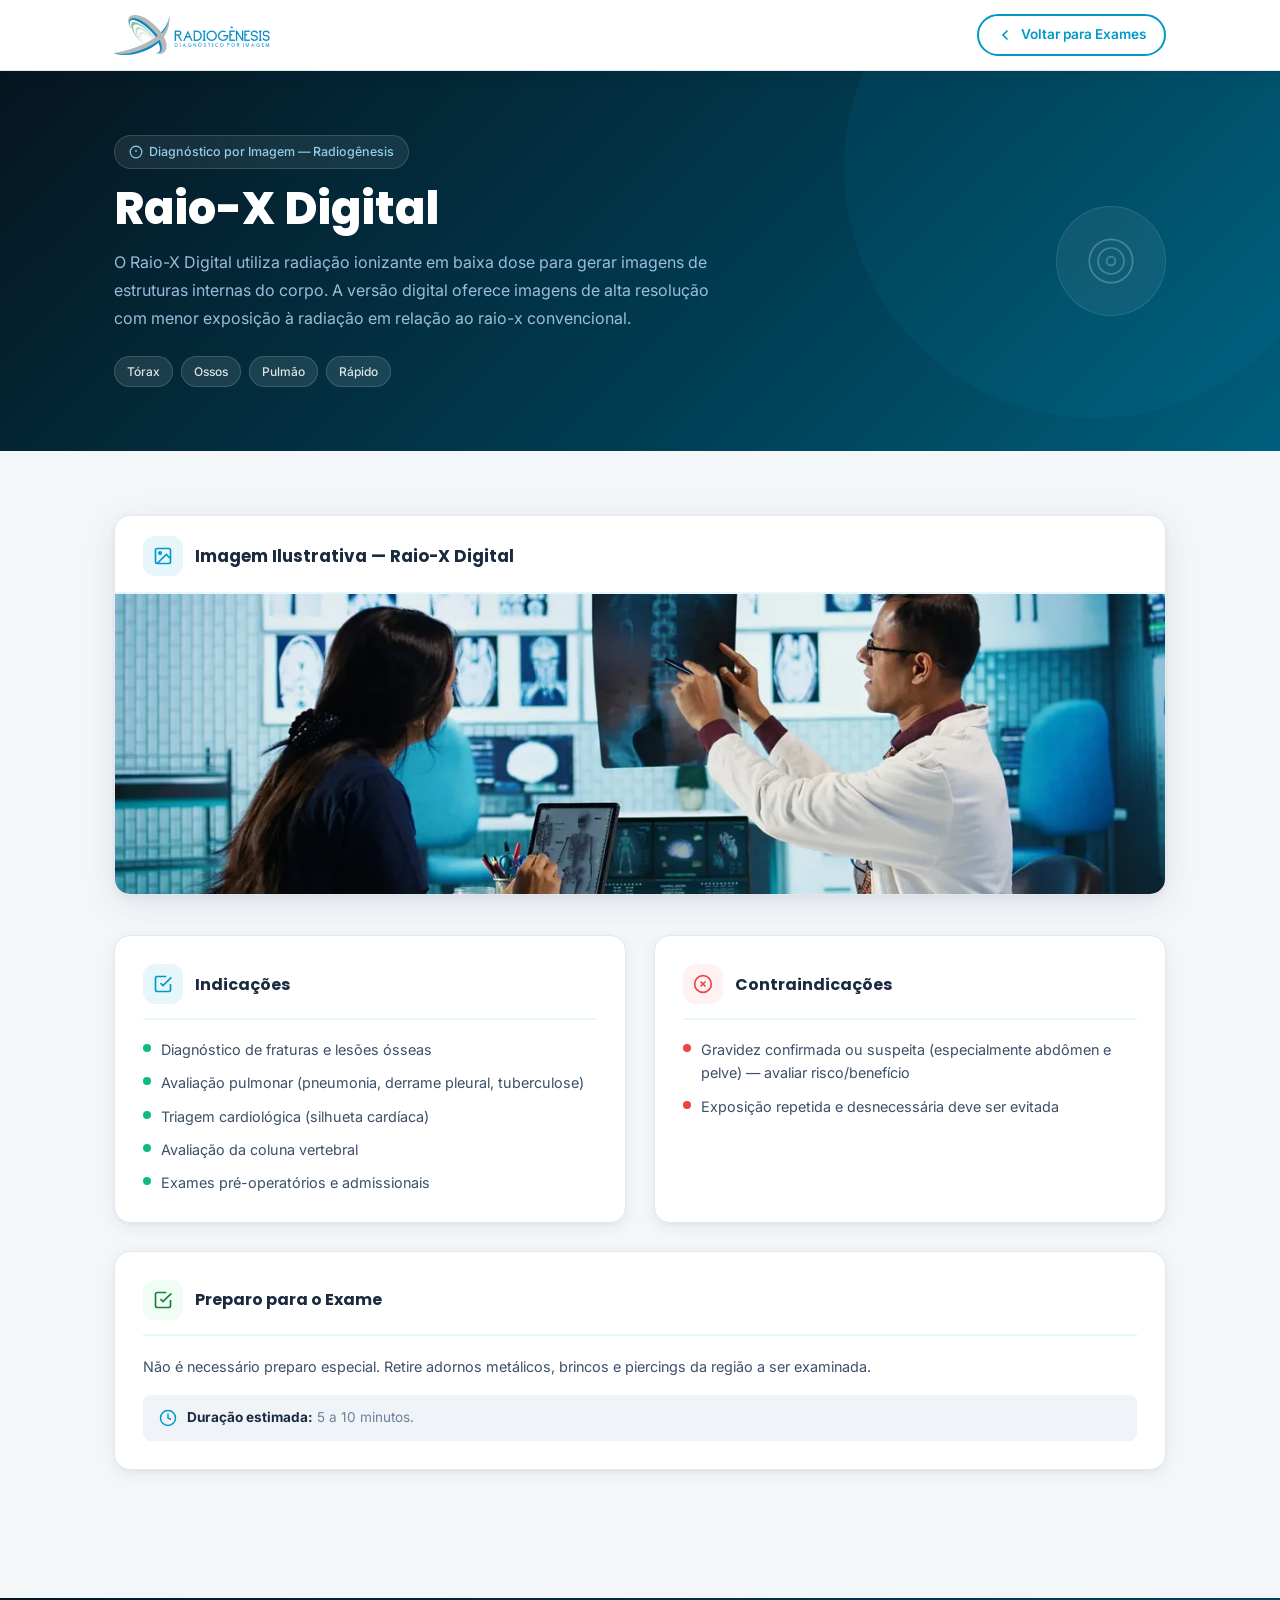
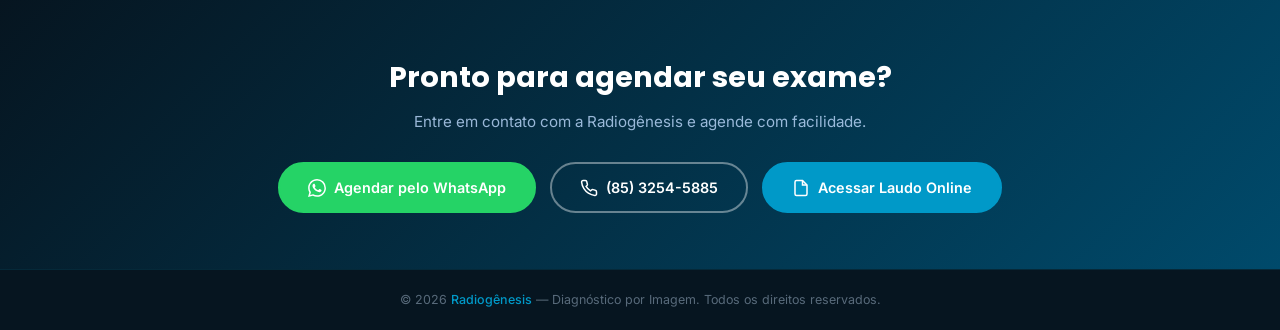
<file: raio-x-digital.html>
<!DOCTYPE html>
<html lang="pt-BR">
<head>
    <meta charset="UTF-8">
    <meta name="viewport" content="width=device-width, initial-scale=1.0">
    <title>Raio-X Digital | Radiogênesis</title>
    <link rel="preconnect" href="https://fonts.googleapis.com">
    <link rel="preconnect" href="https://fonts.gstatic.com" crossorigin>
    <link href="https://fonts.googleapis.com/css2?family=Inter:wght@300;400;500;600;700;800&family=Poppins:wght@600;700;800&display=swap" rel="stylesheet">
    <link rel="icon" type="image/png" href="img/favicon.png">
    <style>
        :root{
            --primary:#0099C8;--primary-hover:#007BA3;--primary-50:#E6F6FB;--primary-100:#C0E8F5;
            --primary-200:#8DD4EC;--primary-700:#007BA3;--primary-900:#003D52;
            --gray-50:#F0F4F8;--gray-100:#E1E8EF;--gray-200:#CFD8E3;
            --text-heading:#1A2B3F;--text-body:#3D5068;--text-muted:#6B819A;--text-light:#8FA3B8;
            --bg-body:#F4F7FA;--bg-white:#FFFFFF;--bg-navy:#0A1F2E;--bg-navy-deep:#061520;
            --success:#10B981;--whatsapp:#25D366;
            --font-sans:'Inter',-apple-system,sans-serif;
            --font-heading:'Poppins','Inter',sans-serif;
            --radius-sm:8px;--radius-md:12px;--radius-lg:16px;--radius-full:9999px;
            --shadow-md:0 4px 16px rgba(15,29,47,.07),0 2px 4px rgba(15,29,47,.04);
            --shadow-lg:0 8px 32px rgba(15,29,47,.10),0 2px 8px rgba(15,29,47,.05);
            --transition:all .3s cubic-bezier(.4,0,.2,1);
        }
        *,*::before,*::after{margin:0;padding:0;box-sizing:border-box}
        html{scroll-behavior:smooth}
        body{
            font-family:var(--font-sans);color:var(--text-body);background:var(--bg-body);
            -webkit-font-smoothing:antialiased;line-height:1.6;
            opacity:0;animation:pageFadeIn .45s ease forwards;
        }
        @keyframes pageFadeIn{from{opacity:0;transform:translateY(12px)}to{opacity:1;transform:translateY(0)}}
        a{text-decoration:none;color:inherit}
        img{max-width:100%;display:block}

        .header{background:rgba(255,255,255,.97);border-bottom:1px solid var(--gray-100);padding:14px 0;position:sticky;top:0;z-index:100;box-shadow:var(--shadow-md)}
        .container{width:100%;max-width:1100px;margin:0 auto;padding:0 clamp(16px,4vw,24px)}
        .header__inner{display:flex;align-items:center;justify-content:space-between;gap:16px}
        .header__back{display:inline-flex;align-items:center;gap:8px;color:var(--primary);font-size:.85rem;font-weight:600;padding:8px 18px;border:2px solid var(--primary);border-radius:var(--radius-full);transition:var(--transition)}
        .header__back:hover{background:var(--primary-50);transform:translateX(-2px)}
        .logo img{height:40px;width:auto}

        .hero{background:linear-gradient(135deg,var(--bg-navy-deep),var(--primary-900) 60%,#005F7D);padding:clamp(40px,6vw,64px) 0;position:relative;overflow:hidden}
        .hero::before{content:'';position:absolute;top:-40%;right:-5%;width:500px;height:500px;background:rgba(0,153,200,.08);border-radius:50%;pointer-events:none}
        .hero__inner{display:grid;grid-template-columns:1fr auto;gap:32px;align-items:center;position:relative;z-index:1}
        .hero__badge{display:inline-flex;align-items:center;gap:6px;padding:6px 14px;background:rgba(255,255,255,.08);border:1px solid rgba(255,255,255,.15);border-radius:var(--radius-full);color:#90cfe8;font-size:.78rem;font-weight:500;margin-bottom:14px}
        .hero__title{font-family:var(--font-heading);font-size:clamp(1.8rem,4vw,2.8rem);font-weight:800;color:#fff;line-height:1.15;margin-bottom:14px}
        .hero__desc{font-size:clamp(.88rem,2vw,1rem);color:rgba(191,219,254,.82);line-height:1.75;max-width:600px;margin-bottom:24px}
        .hero__tags{display:flex;flex-wrap:wrap;gap:8px}
        .hero__tag{padding:5px 12px;background:rgba(255,255,255,.1);border:1px solid rgba(255,255,255,.15);border-radius:var(--radius-full);color:rgba(255,255,255,.85);font-size:.75rem;font-weight:500}
        .hero__icon{width:clamp(80px,10vw,110px);height:clamp(80px,10vw,110px);background:rgba(255,255,255,.06);border:1px solid rgba(255,255,255,.1);border-radius:50%;display:flex;align-items:center;justify-content:center;color:rgba(255,255,255,.4);flex-shrink:0}

        .content{padding:clamp(40px,6vw,64px) 0}

        .image-card{background:var(--bg-white);border:1px solid var(--gray-100);border-radius:var(--radius-lg);overflow:hidden;box-shadow:var(--shadow-lg);margin-bottom:clamp(24px,4vw,40px)}
        .image-card__header{display:flex;align-items:center;gap:12px;padding:20px 28px 16px;border-bottom:2px solid var(--primary-50)}
        .image-card__icon{width:40px;height:40px;display:flex;align-items:center;justify-content:center;background:var(--primary-50);color:var(--primary);border-radius:var(--radius-md);flex-shrink:0}
        .image-card__title{font-family:var(--font-heading);font-size:1.05rem;font-weight:700;color:var(--text-heading)}

        .image-slot {
            width: 100%;
            height: 300px;
            background: var(--gray-50);
            position: relative;
            overflow: hidden;
        }

        .image-slot img {
            width: 100%;
            height: 100%;
            object-fit: cover;
            display: block;
        }

        .info-grid{display:grid;grid-template-columns:1fr 1fr;gap:clamp(16px,3vw,28px)}
        .info-card{background:var(--bg-white);border:1px solid var(--gray-100);border-radius:var(--radius-lg);padding:clamp(20px,3vw,28px);box-shadow:var(--shadow-md)}
        .info-card--full{grid-column:1/-1}
        .info-card__header{display:flex;align-items:center;gap:12px;margin-bottom:18px;padding-bottom:14px;border-bottom:2px solid var(--primary-50)}
        .info-card__icon{width:40px;height:40px;display:flex;align-items:center;justify-content:center;background:var(--primary-50);color:var(--primary);border-radius:var(--radius-md);flex-shrink:0}
        .info-card__title{font-family:var(--font-heading);font-size:1rem;font-weight:700;color:var(--text-heading)}
        .info-list{list-style:none;display:flex;flex-direction:column;gap:10px}
        .info-list li{display:flex;align-items:flex-start;gap:10px;font-size:clamp(.82rem,1.8vw,.9rem);color:var(--text-body);line-height:1.6}
        .info-list li::before{content:'';width:8px;height:8px;border-radius:50%;flex-shrink:0;margin-top:6px}
        .info-list--green li::before{background:var(--success)}
        .info-list--red li::before{background:#EF4444}
        .info-text{font-size:clamp(.82rem,1.8vw,.9rem);color:var(--text-body);line-height:1.75}
        .info-meta{display:flex;align-items:center;gap:10px;margin-top:16px;padding:12px 16px;background:var(--gray-50);border-radius:var(--radius-sm)}
        .info-meta svg{color:var(--primary);flex-shrink:0}
        .info-meta span{font-size:.85rem;color:var(--text-muted)}
        .info-meta strong{color:var(--text-heading)}

        .cta{background:linear-gradient(135deg,var(--bg-navy-deep),#004a6b);padding:clamp(40px,6vw,56px) 0;margin-top:clamp(40px,6vw,64px)}
        .cta__inner{text-align:center}
        .cta__title{font-family:var(--font-heading);font-size:clamp(1.3rem,3vw,1.8rem);font-weight:700;color:#fff;margin-bottom:10px}
        .cta__sub{color:rgba(191,219,254,.8);margin-bottom:28px;font-size:clamp(.85rem,2vw,.95rem)}
        .cta__btns{display:flex;gap:14px;justify-content:center;flex-wrap:wrap}

        .btn{display:inline-flex;align-items:center;justify-content:center;gap:8px;font-family:var(--font-sans);font-weight:600;font-size:clamp(.82rem,2vw,.9rem);border:2px solid transparent;border-radius:var(--radius-full);cursor:pointer;transition:var(--transition);white-space:nowrap;padding:12px 28px;min-height:44px}
        .btn--primary{background:var(--primary);color:#fff;border-color:var(--primary)}
        .btn--primary:hover{background:var(--primary-hover);transform:translateY(-2px);box-shadow:0 8px 24px rgba(0,153,200,.38)}
        .btn--outline-white{background:transparent;color:#fff;border-color:rgba(255,255,255,.4)}
        .btn--outline-white:hover{background:rgba(255,255,255,.1);border-color:#fff;transform:translateY(-2px)}
        .btn--whatsapp{background:var(--whatsapp);border-color:var(--whatsapp);color:#fff}
        .btn--whatsapp:hover{background:#20BD5A;transform:translateY(-2px);box-shadow:0 8px 24px rgba(37,211,102,.35)}

        .footer{background:var(--bg-navy-deep);color:rgba(143,163,184,.6);text-align:center;padding:20px 0;font-size:.78rem;border-top:1px solid rgba(0,153,200,.15)}
        .footer a{color:var(--primary);font-weight:500}

        @media(max-width:768px){
            .hero__inner{grid-template-columns:1fr}
            .hero__icon{display:none}
            .info-grid{grid-template-columns:1fr}
            .info-card--full{grid-column:auto}
            .image-slot{height:200px}
            .cta__btns{flex-direction:column;align-items:center}
        }
    </style>
</head>
<body>

    <header class="header">
        <div class="container">
            <div class="header__inner">
                <a href="index.html" class="logo">
                    <img src="img/top.png" alt="Radiogênesis">
                </a>
                <a href="javascript:void(0)" onclick="window.opener ? window.close() : window.location.href='index.html#exames'" class="header__back">
                    <svg width="16" height="16" viewBox="0 0 24 24" fill="none" stroke="currentColor" stroke-width="2.5" stroke-linecap="round"><polyline points="15 18 9 12 15 6"/></svg>
                    Voltar para Exames
                </a>
            </div>
        </div>
    </header>

    <section class="hero">
        <div class="container">
            <div class="hero__inner">
                <div>
                    <div class="hero__badge">
                        <svg width="14" height="14" viewBox="0 0 24 24" fill="none" stroke="currentColor" stroke-width="2"><circle cx="12" cy="12" r="10"/><line x1="12" y1="8" x2="12" y2="12"/><line x1="12" y1="16" x2="12.01" y2="16"/></svg>
                        Diagnóstico por Imagem — Radiogênesis
                    </div>
                    <h1 class="hero__title">Raio-X Digital</h1>
                    <p class="hero__desc">O Raio-X Digital utiliza radiação ionizante em baixa dose para gerar imagens de estruturas internas do corpo. A versão digital oferece imagens de alta resolução com menor exposição à radiação em relação ao raio-x convencional.</p>
                    <div class="hero__tags"><span class="hero__tag">Tórax</span><span class="hero__tag">Ossos</span><span class="hero__tag">Pulmão</span><span class="hero__tag">Rápido</span></div>
                </div>
                <div class="hero__icon">
                    <svg width="52" height="52" viewBox="0 0 24 24" fill="none" stroke="currentColor" stroke-width="0.8" opacity="0.6"><circle cx="12" cy="12" r="10"/><circle cx="12" cy="12" r="6"/><circle cx="12" cy="12" r="2"/></svg>
                </div>
            </div>
        </div>
    </section>

    <section class="content">
        <div class="container">

            <div class="image-card">
                <div class="image-card__header">
                    <div class="image-card__icon">
                        <svg width="20" height="20" viewBox="0 0 24 24" fill="none" stroke="currentColor" stroke-width="2"><rect x="3" y="3" width="18" height="18" rx="2"/><circle cx="8.5" cy="8.5" r="1.5"/><polyline points="21 15 16 10 5 21"/></svg>
                    </div>
                    <h2 class="image-card__title">Imagem Ilustrativa — Raio-X Digital</h2>
                </div>
                <div class="image-slot">
                    <img src="img/exames/raio-x-digital.webp" alt="Raio-X Digital">
                </div>
            </div>

            <div class="info-grid">

                <div class="info-card">
                    <div class="info-card__header">
                        <div class="info-card__icon">
                            <svg width="20" height="20" viewBox="0 0 24 24" fill="none" stroke="currentColor" stroke-width="2"><polyline points="9 11 12 14 22 4"/><path d="M21 12v7a2 2 0 0 1-2 2H5a2 2 0 0 1-2-2V5a2 2 0 0 1 2-2h11"/></svg>
                        </div>
                        <h2 class="info-card__title">Indicações</h2>
                    </div>
                    <ul class="info-list info-list--green"><li>Diagnóstico de fraturas e lesões ósseas</li><li>Avaliação pulmonar (pneumonia, derrame pleural, tuberculose)</li><li>Triagem cardiológica (silhueta cardíaca)</li><li>Avaliação da coluna vertebral</li><li>Exames pré-operatórios e admissionais</li></ul>
                </div>

                <div class="info-card">
                    <div class="info-card__header">
                        <div class="info-card__icon" style="background:#FEF2F2;color:#EF4444">
                            <svg width="20" height="20" viewBox="0 0 24 24" fill="none" stroke="currentColor" stroke-width="2"><circle cx="12" cy="12" r="10"/><line x1="15" y1="9" x2="9" y2="15"/><line x1="9" y1="9" x2="15" y2="15"/></svg>
                        </div>
                        <h2 class="info-card__title">Contraindicações</h2>
                    </div>
                    <ul class="info-list info-list--red"><li>Gravidez confirmada ou suspeita (especialmente abdômen e pelve) — avaliar risco/benefício</li><li>Exposição repetida e desnecessária deve ser evitada</li></ul>
                </div>

                <div class="info-card info-card--full">
                    <div class="info-card__header">
                        <div class="info-card__icon" style="background:#F0FDF4;color:#15803D">
                            <svg width="20" height="20" viewBox="0 0 24 24" fill="none" stroke="currentColor" stroke-width="2"><path d="M9 11l3 3L22 4"/><path d="M21 12v7a2 2 0 0 1-2 2H5a2 2 0 0 1-2-2V5a2 2 0 0 1 2-2h11"/></svg>
                        </div>
                        <h2 class="info-card__title">Preparo para o Exame</h2>
                    </div>
                    <p class="info-text">Não é necessário preparo especial. Retire adornos metálicos, brincos e piercings da região a ser examinada.</p>
                    <div class="info-meta">
                        <svg width="18" height="18" viewBox="0 0 24 24" fill="none" stroke="currentColor" stroke-width="2"><circle cx="12" cy="12" r="10"/><polyline points="12 6 12 12 16 14"/></svg>
                        <span><strong>Duração estimada:</strong> 5 a 10 minutos.</span>
                    </div>
                </div>

            </div>
        </div>
    </section>

    <section class="cta">
        <div class="container">
            <div class="cta__inner">
                <h2 class="cta__title">Pronto para agendar seu exame?</h2>
                <p class="cta__sub">Entre em contato com a Radiogênesis e agende com facilidade.</p>
                <div class="cta__btns">
                    <a href="https://api.whatsapp.com/send?l=pt_BR&phone=558532545885&text=Ol%C3%A1!%20Gostaria%20de%20agendar%20um%28a%29%20Raio-X%20Digital." target="_blank" class="btn btn--whatsapp">
                        <svg width="18" height="18" viewBox="0 0 24 24" fill="currentColor"><path d="M17.472 14.382c-.297-.149-1.758-.867-2.03-.967-.273-.099-.471-.148-.67.15-.197.297-.767.966-.94 1.164-.173.199-.347.223-.644.075-.297-.15-1.255-.463-2.39-1.475-.883-.788-1.48-1.761-1.653-2.059-.173-.297-.018-.458.13-.606.134-.133.298-.347.446-.52.149-.174.198-.298.298-.497.099-.198.05-.371-.025-.52-.075-.149-.669-1.612-.916-2.207-.242-.579-.487-.5-.669-.51-.173-.008-.371-.01-.57-.01-.198 0-.52.074-.792.372-.272.297-1.04 1.016-1.04 2.479 0 1.462 1.065 2.875 1.213 3.074.149.198 2.096 3.2 5.077 4.487.709.306 1.262.489 1.694.625.712.227 1.36.195 1.871.118.571-.085 1.758-.719 2.006-1.413.248-.694.248-1.289.173-1.413-.074-.124-.272-.198-.57-.347m-5.421 7.403h-.004a9.87 9.87 0 01-5.031-1.378l-.361-.214-3.741.982.998-3.648-.235-.374a9.86 9.86 0 01-1.51-5.26c.001-5.45 4.436-9.884 9.888-9.884 2.64 0 5.122 1.03 6.988 2.898a9.825 9.825 0 012.893 6.994c-.003 5.45-4.437 9.884-9.885 9.884m8.413-18.297A11.815 11.815 0 0012.05 0C5.495 0 .16 5.335.157 11.892c0 2.096.547 4.142 1.588 5.945L.057 24l6.305-1.654a11.882 11.882 0 005.683 1.448h.005c6.554 0 11.89-5.335 11.893-11.893a11.821 11.821 0 00-3.48-8.413z"/></svg>
                        Agendar pelo WhatsApp
                    </a>
                    <a href="tel:+558532545885" class="btn btn--outline-white">
                        <svg width="18" height="18" viewBox="0 0 24 24" fill="none" stroke="currentColor" stroke-width="2"><path d="M22 16.92v3a2 2 0 0 1-2.18 2 19.79 19.79 0 0 1-8.63-3.07 19.5 19.5 0 0 1-6-6 19.79 19.79 0 0 1-3.07-8.67A2 2 0 0 1 4.11 2h3a2 2 0 0 1 2 1.72 12.84 12.84 0 0 0 .7 2.81 2 2 0 0 1-.45 2.11L8.09 9.91a16 16 0 0 0 6 6l1.27-1.27a2 2 0 0 1 2.11-.45 12.84 12.84 0 0 0 2.81.7A2 2 0 0 1 22 16.92z"/></svg>
                        (85) 3254-5885
                    </a>
                    <a href="https://radiogenesis.najasocial.com/users/sign_in?role=4" target="_blank" class="btn btn--primary">
                        <svg width="18" height="18" viewBox="0 0 24 24" fill="none" stroke="currentColor" stroke-width="2"><path d="M14 2H6a2 2 0 0 0-2 2v16a2 2 0 0 0 2 2h12a2 2 0 0 0 2-2V8z"/><polyline points="14 2 14 8 20 8"/></svg>
                        Acessar Laudo Online
                    </a>
                </div>
            </div>
        </div>
    </section>

    <footer class="footer">
        <div class="container">
            <p>© 2026 <a href="index.html">Radiogênesis</a> — Diagnóstico por Imagem. Todos os direitos reservados.</p>
        </div>
    </footer>

</body>
</html>
</file>
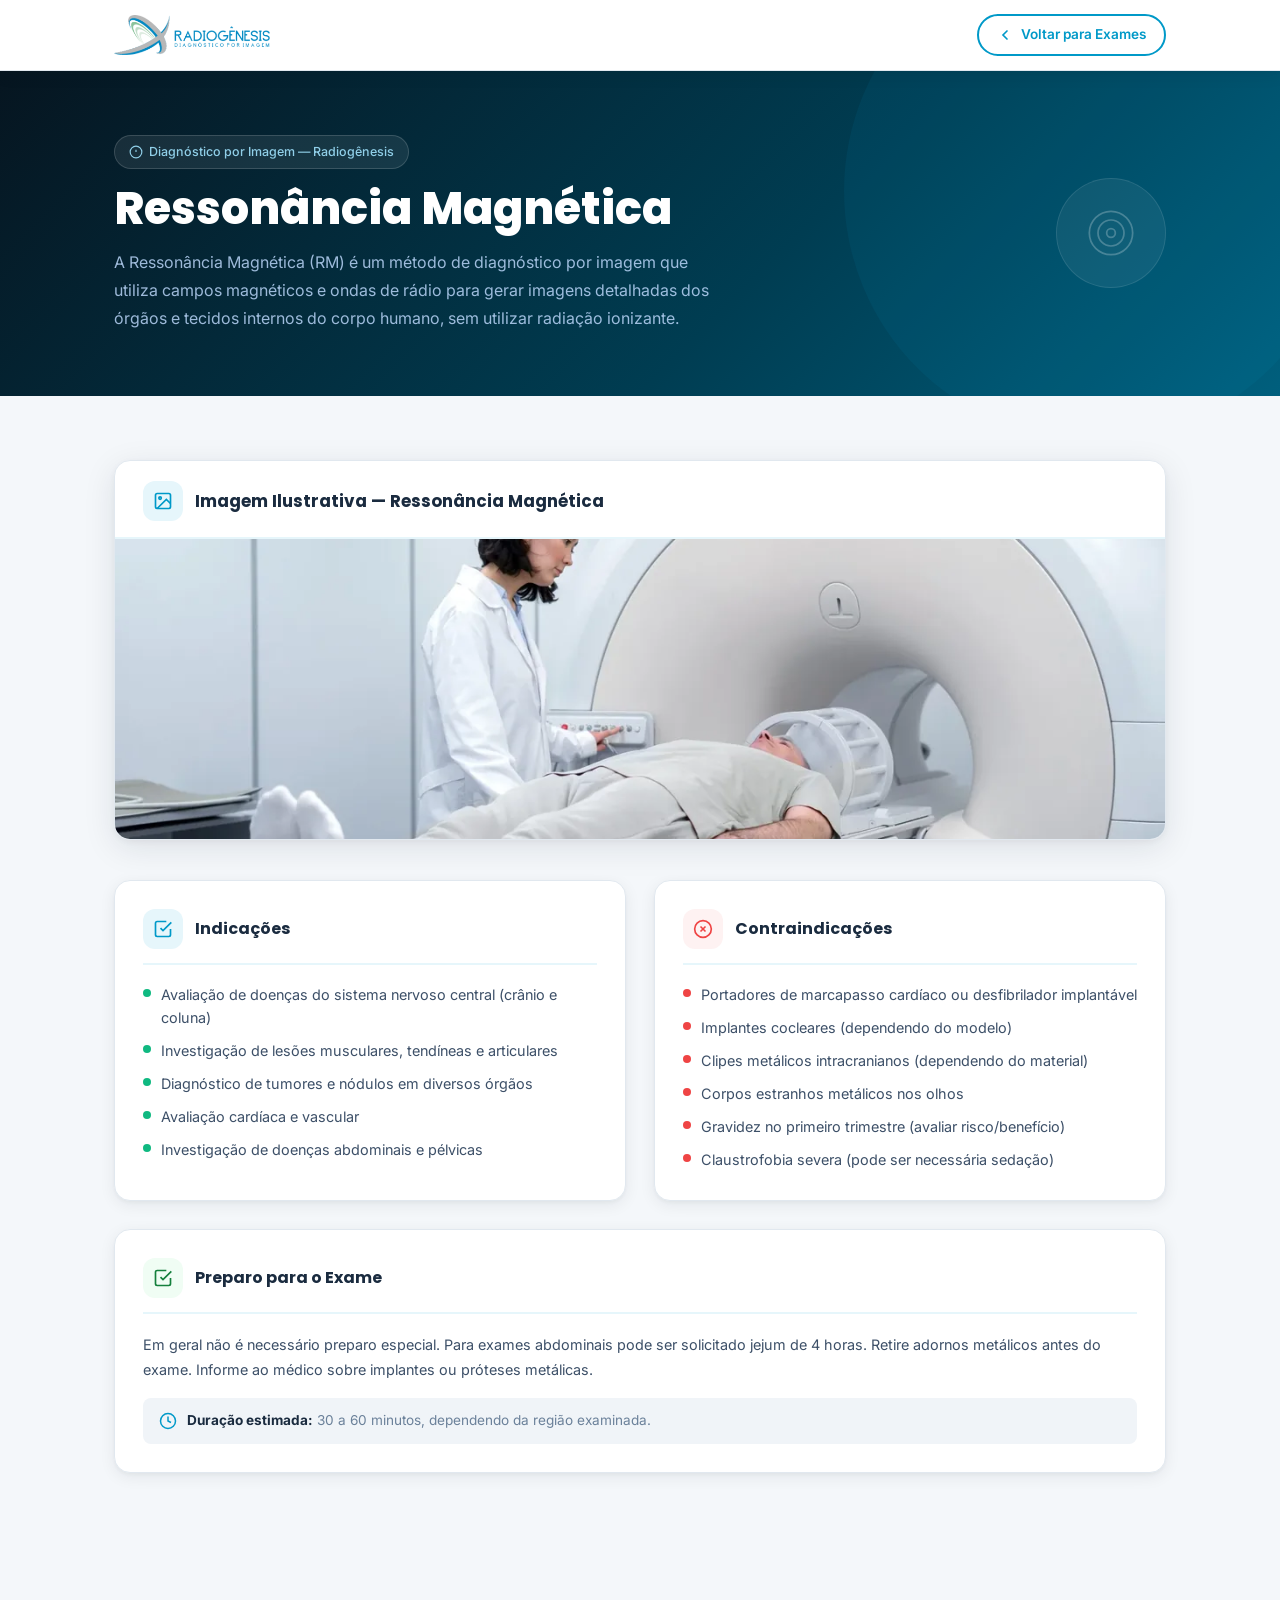
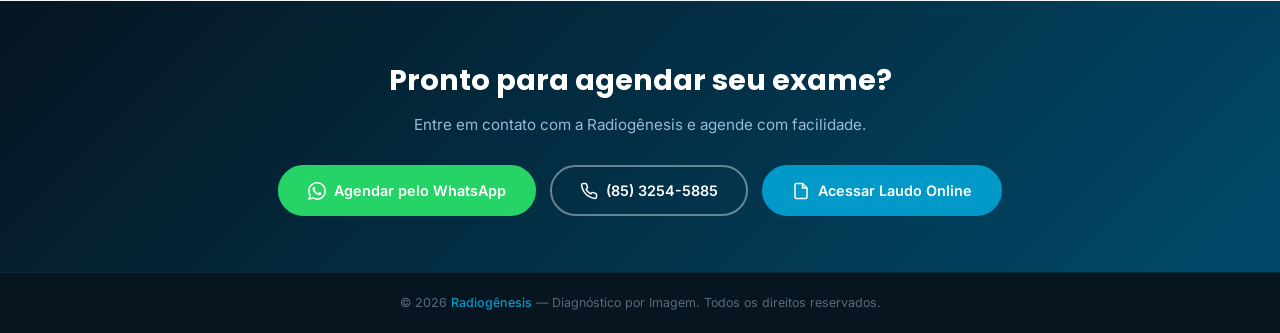
<file: ressonancia-magnetica.html>
<!DOCTYPE html>
<html lang="pt-BR">
<head>
    <meta charset="UTF-8">
    <meta name="viewport" content="width=device-width, initial-scale=1.0">
    <title>Ressonância Magnética | Radiogênesis</title>
    <link rel="preconnect" href="https://fonts.googleapis.com">
    <link rel="preconnect" href="https://fonts.gstatic.com" crossorigin>
    <link href="https://fonts.googleapis.com/css2?family=Inter:wght@300;400;500;600;700;800&family=Poppins:wght@600;700;800&display=swap" rel="stylesheet">
    <link rel="icon" type="image/png" href="img/favicon.png">
    <style>
        :root{
            --primary:#0099C8;--primary-hover:#007BA3;--primary-50:#E6F6FB;--primary-100:#C0E8F5;
            --primary-200:#8DD4EC;--primary-700:#007BA3;--primary-900:#003D52;
            --gray-50:#F0F4F8;--gray-100:#E1E8EF;--gray-200:#CFD8E3;
            --text-heading:#1A2B3F;--text-body:#3D5068;--text-muted:#6B819A;--text-light:#8FA3B8;
            --bg-body:#F4F7FA;--bg-white:#FFFFFF;--bg-navy:#0A1F2E;--bg-navy-deep:#061520;
            --success:#10B981;--whatsapp:#25D366;
            --font-sans:'Inter',-apple-system,sans-serif;
            --font-heading:'Poppins','Inter',sans-serif;
            --radius-sm:8px;--radius-md:12px;--radius-lg:16px;--radius-full:9999px;
            --shadow-md:0 4px 16px rgba(15,29,47,.07),0 2px 4px rgba(15,29,47,.04);
            --shadow-lg:0 8px 32px rgba(15,29,47,.10),0 2px 8px rgba(15,29,47,.05);
            --transition:all .3s cubic-bezier(.4,0,.2,1);
        }
        *,*::before,*::after{margin:0;padding:0;box-sizing:border-box}
        html{scroll-behavior:smooth}

        body{
            font-family:var(--font-sans);color:var(--text-body);background:var(--bg-body);
            -webkit-font-smoothing:antialiased;line-height:1.6;
            opacity:0;animation:pageFadeIn .45s ease forwards;
        }
        @keyframes pageFadeIn{from{opacity:0;transform:translateY(12px)}to{opacity:1;transform:translateY(0)}}

        a{text-decoration:none;color:inherit}
        img{max-width:100%;display:block}

        .header{background:rgba(255,255,255,.97);border-bottom:1px solid var(--gray-100);padding:14px 0;position:sticky;top:0;z-index:100;box-shadow:var(--shadow-md)}
        .container{width:100%;max-width:1100px;margin:0 auto;padding:0 clamp(16px,4vw,24px)}
        .header__inner{display:flex;align-items:center;justify-content:space-between;gap:16px}
        .header__back{display:inline-flex;align-items:center;gap:8px;color:var(--primary);font-size:.85rem;font-weight:600;padding:8px 18px;border:2px solid var(--primary);border-radius:var(--radius-full);transition:var(--transition)}
        .header__back:hover{background:var(--primary-50);transform:translateX(-2px)}
        .logo img{height:40px;width:auto}

        .hero{background:linear-gradient(135deg,var(--bg-navy-deep),var(--primary-900) 60%,#005F7D);padding:clamp(40px,6vw,64px) 0;position:relative;overflow:hidden}
        .hero::before{content:'';position:absolute;top:-40%;right:-5%;width:500px;height:500px;background:rgba(0,153,200,.08);border-radius:50%;pointer-events:none}
        .hero__inner{display:grid;grid-template-columns:1fr auto;gap:32px;align-items:center;position:relative;z-index:1}
        .hero__badge{display:inline-flex;align-items:center;gap:6px;padding:6px 14px;background:rgba(255,255,255,.08);border:1px solid rgba(255,255,255,.15);border-radius:var(--radius-full);color:#90cfe8;font-size:.78rem;font-weight:500;margin-bottom:14px}
        .hero__title{font-family:var(--font-heading);font-size:clamp(1.8rem,4vw,2.8rem);font-weight:800;color:#fff;line-height:1.15;margin-bottom:14px}
        .hero__desc{font-size:clamp(.88rem,2vw,1rem);color:rgba(191,219,254,.82);line-height:1.75;max-width:600px}
        .hero__icon{width:clamp(80px,10vw,110px);height:clamp(80px,10vw,110px);background:rgba(255,255,255,.06);border:1px solid rgba(255,255,255,.1);border-radius:50%;display:flex;align-items:center;justify-content:center;color:rgba(255,255,255,.4);flex-shrink:0}

        .content{padding:clamp(40px,6vw,64px) 0}

        .image-card{background:var(--bg-white);border:1px solid var(--gray-100);border-radius:var(--radius-lg);overflow:hidden;box-shadow:var(--shadow-lg);margin-bottom:clamp(24px,4vw,40px)}
        .image-card__header{display:flex;align-items:center;gap:12px;padding:20px 28px 16px;border-bottom:2px solid var(--primary-50)}
        .image-card__icon{width:40px;height:40px;display:flex;align-items:center;justify-content:center;background:var(--primary-50);color:var(--primary);border-radius:var(--radius-md);flex-shrink:0}
        .image-card__title{font-family:var(--font-heading);font-size:1.05rem;font-weight:700;color:var(--text-heading)}

        .image-slot{width:100%;height:300px;background:var(--gray-50);position:relative;overflow:hidden}
        .image-slot img{width:100%;height:100%;object-fit:cover;display:block}

        .info-grid{display:grid;grid-template-columns:1fr 1fr;gap:clamp(16px,3vw,28px)}
        .info-card{background:var(--bg-white);border:1px solid var(--gray-100);border-radius:var(--radius-lg);padding:clamp(20px,3vw,28px);box-shadow:var(--shadow-md)}
        .info-card--full{grid-column:1/-1}
        .info-card__header{display:flex;align-items:center;gap:12px;margin-bottom:18px;padding-bottom:14px;border-bottom:2px solid var(--primary-50)}
        .info-card__icon{width:40px;height:40px;display:flex;align-items:center;justify-content:center;background:var(--primary-50);color:var(--primary);border-radius:var(--radius-md);flex-shrink:0}
        .info-card__title{font-family:var(--font-heading);font-size:1rem;font-weight:700;color:var(--text-heading)}
        .info-list{list-style:none;display:flex;flex-direction:column;gap:10px}
        .info-list li{display:flex;align-items:flex-start;gap:10px;font-size:clamp(.82rem,1.8vw,.9rem);color:var(--text-body);line-height:1.6}
        .info-list li::before{content:'';width:8px;height:8px;border-radius:50%;flex-shrink:0;margin-top:6px}
        .info-list--green li::before{background:var(--success)}
        .info-list--red li::before{background:#EF4444}
        .info-text{font-size:clamp(.82rem,1.8vw,.9rem);color:var(--text-body);line-height:1.75}
        .info-meta{display:flex;align-items:center;gap:10px;margin-top:16px;padding:12px 16px;background:var(--gray-50);border-radius:var(--radius-sm)}
        .info-meta svg{color:var(--primary);flex-shrink:0}
        .info-meta span{font-size:.85rem;color:var(--text-muted)}
        .info-meta strong{color:var(--text-heading)}

        .cta{background:linear-gradient(135deg,var(--bg-navy-deep),#004a6b);padding:clamp(40px,6vw,56px) 0;margin-top:clamp(40px,6vw,64px)}
        .cta__inner{text-align:center}
        .cta__title{font-family:var(--font-heading);font-size:clamp(1.3rem,3vw,1.8rem);font-weight:700;color:#fff;margin-bottom:10px}
        .cta__sub{color:rgba(191,219,254,.8);margin-bottom:28px;font-size:clamp(.85rem,2vw,.95rem)}
        .cta__btns{display:flex;gap:14px;justify-content:center;flex-wrap:wrap}

        .btn{display:inline-flex;align-items:center;justify-content:center;gap:8px;font-family:var(--font-sans);font-weight:600;font-size:clamp(.82rem,2vw,.9rem);border:2px solid transparent;border-radius:var(--radius-full);cursor:pointer;transition:var(--transition);white-space:nowrap;padding:12px 28px;min-height:44px}
        .btn--primary{background:var(--primary);color:#fff;border-color:var(--primary)}
        .btn--primary:hover{background:var(--primary-hover);transform:translateY(-2px);box-shadow:0 8px 24px rgba(0,153,200,.38)}
        .btn--outline-white{background:transparent;color:#fff;border-color:rgba(255,255,255,.4)}
        .btn--outline-white:hover{background:rgba(255,255,255,.1);border-color:#fff;transform:translateY(-2px)}
        .btn--whatsapp{background:var(--whatsapp);border-color:var(--whatsapp);color:#fff}
        .btn--whatsapp:hover{background:#20BD5A;transform:translateY(-2px);box-shadow:0 8px 24px rgba(37,211,102,.35)}

        .footer{background:var(--bg-navy-deep);color:rgba(143,163,184,.6);text-align:center;padding:20px 0;font-size:.78rem;border-top:1px solid rgba(0,153,200,.15)}
        .footer a{color:var(--primary);font-weight:500}

        @media(max-width:768px){
            .hero__inner{grid-template-columns:1fr}
            .hero__icon{display:none}
            .info-grid{grid-template-columns:1fr}
            .info-card--full{grid-column:auto}
            .image-slot{height:200px}
            .cta__btns{flex-direction:column;align-items:center}
        }
    </style>
</head>
<body>

    <header class="header">
        <div class="container">
            <div class="header__inner">
                <a href="index.html" class="logo">
                    <img src="img/top.png" alt="Radiogênesis">
                </a>
                <a href="javascript:void(0)" onclick="window.opener ? window.close() : window.location.href='index.html#exames'" class="header__back">
                    <svg width="16" height="16" viewBox="0 0 24 24" fill="none" stroke="currentColor" stroke-width="2.5" stroke-linecap="round"><polyline points="15 18 9 12 15 6"/></svg>
                    Voltar para Exames
                </a>
            </div>
        </div>
    </header>

    <section class="hero">
        <div class="container">
            <div class="hero__inner">
                <div>
                    <div class="hero__badge">
                        <svg width="14" height="14" viewBox="0 0 24 24" fill="none" stroke="currentColor" stroke-width="2"><circle cx="12" cy="12" r="10"/><line x1="12" y1="8" x2="12" y2="12"/><line x1="12" y1="16" x2="12.01" y2="16"/></svg>
                        Diagnóstico por Imagem — Radiogênesis
                    </div>
                    <h1 class="hero__title">Ressonância Magnética</h1>
                    <p class="hero__desc">A Ressonância Magnética (RM) é um método de diagnóstico por imagem que utiliza campos magnéticos e ondas de rádio para gerar imagens detalhadas dos órgãos e tecidos internos do corpo humano, sem utilizar radiação ionizante.</p>
                </div>
                <div class="hero__icon">
                    <svg width="52" height="52" viewBox="0 0 24 24" fill="none" stroke="currentColor" stroke-width="0.8" opacity="0.6"><circle cx="12" cy="12" r="10"/><circle cx="12" cy="12" r="6"/><circle cx="12" cy="12" r="2"/></svg>
                </div>
            </div>
        </div>
    </section>

    <section class="content">
        <div class="container">

            <div class="image-card">
                <div class="image-card__header">
                    <div class="image-card__icon">
                        <svg width="20" height="20" viewBox="0 0 24 24" fill="none" stroke="currentColor" stroke-width="2"><rect x="3" y="3" width="18" height="18" rx="2"/><circle cx="8.5" cy="8.5" r="1.5"/><polyline points="21 15 16 10 5 21"/></svg>
                    </div>
                    <h2 class="image-card__title">Imagem Ilustrativa — Ressonância Magnética</h2>
                </div>
                <div class="image-slot">
                    <img src="img/exames/ressonancia-magnetica.webp" alt="Ressonância Magnética">
                </div>
            </div>

            <div class="info-grid">

                <div class="info-card">
                    <div class="info-card__header">
                        <div class="info-card__icon">
                            <svg width="20" height="20" viewBox="0 0 24 24" fill="none" stroke="currentColor" stroke-width="2"><polyline points="9 11 12 14 22 4"/><path d="M21 12v7a2 2 0 0 1-2 2H5a2 2 0 0 1-2-2V5a2 2 0 0 1 2-2h11"/></svg>
                        </div>
                        <h2 class="info-card__title">Indicações</h2>
                    </div>
                    <ul class="info-list info-list--green"><li>Avaliação de doenças do sistema nervoso central (crânio e coluna)</li><li>Investigação de lesões musculares, tendíneas e articulares</li><li>Diagnóstico de tumores e nódulos em diversos órgãos</li><li>Avaliação cardíaca e vascular</li><li>Investigação de doenças abdominais e pélvicas</li></ul>
                </div>

                <div class="info-card">
                    <div class="info-card__header">
                        <div class="info-card__icon" style="background:#FEF2F2;color:#EF4444">
                            <svg width="20" height="20" viewBox="0 0 24 24" fill="none" stroke="currentColor" stroke-width="2"><circle cx="12" cy="12" r="10"/><line x1="15" y1="9" x2="9" y2="15"/><line x1="9" y1="9" x2="15" y2="15"/></svg>
                        </div>
                        <h2 class="info-card__title">Contraindicações</h2>
                    </div>
                    <ul class="info-list info-list--red"><li>Portadores de marcapasso cardíaco ou desfibrilador implantável</li><li>Implantes cocleares (dependendo do modelo)</li><li>Clipes metálicos intracranianos (dependendo do material)</li><li>Corpos estranhos metálicos nos olhos</li><li>Gravidez no primeiro trimestre (avaliar risco/benefício)</li><li>Claustrofobia severa (pode ser necessária sedação)</li></ul>
                </div>

                <div class="info-card info-card--full">
                    <div class="info-card__header">
                        <div class="info-card__icon" style="background:#F0FDF4;color:#15803D">
                            <svg width="20" height="20" viewBox="0 0 24 24" fill="none" stroke="currentColor" stroke-width="2"><path d="M9 11l3 3L22 4"/><path d="M21 12v7a2 2 0 0 1-2 2H5a2 2 0 0 1-2-2V5a2 2 0 0 1 2-2h11"/></svg>
                        </div>
                        <h2 class="info-card__title">Preparo para o Exame</h2>
                    </div>
                    <p class="info-text">Em geral não é necessário preparo especial. Para exames abdominais pode ser solicitado jejum de 4 horas. Retire adornos metálicos antes do exame. Informe ao médico sobre implantes ou próteses metálicas.</p>
                    <div class="info-meta">
                        <svg width="18" height="18" viewBox="0 0 24 24" fill="none" stroke="currentColor" stroke-width="2"><circle cx="12" cy="12" r="10"/><polyline points="12 6 12 12 16 14"/></svg>
                        <span><strong>Duração estimada:</strong> 30 a 60 minutos, dependendo da região examinada.</span>
                    </div>
                </div>

            </div>
        </div>
    </section>

    <section class="cta">
        <div class="container">
            <div class="cta__inner">
                <h2 class="cta__title">Pronto para agendar seu exame?</h2>
                <p class="cta__sub">Entre em contato com a Radiogênesis e agende com facilidade.</p>
                <div class="cta__btns">
                    <a href="https://api.whatsapp.com/send?l=pt_BR&phone=558532545885&text=Ol%C3%A1!%20Gostaria%20de%20agendar%20um%28a%29%20Resson%C3%A2ncia%20Magn%C3%A9tica." target="_blank" class="btn btn--whatsapp">
                        <svg width="18" height="18" viewBox="0 0 24 24" fill="currentColor"><path d="M17.472 14.382c-.297-.149-1.758-.867-2.03-.967-.273-.099-.471-.148-.67.15-.197.297-.767.966-.94 1.164-.173.199-.347.223-.644.075-.297-.15-1.255-.463-2.39-1.475-.883-.788-1.48-1.761-1.653-2.059-.173-.297-.018-.458.13-.606.134-.133.298-.347.446-.52.149-.174.198-.298.298-.497.099-.198.05-.371-.025-.52-.075-.149-.669-1.612-.916-2.207-.242-.579-.487-.5-.669-.51-.173-.008-.371-.01-.57-.01-.198 0-.52.074-.792.372-.272.297-1.04 1.016-1.04 2.479 0 1.462 1.065 2.875 1.213 3.074.149.198 2.096 3.2 5.077 4.487.709.306 1.262.489 1.694.625.712.227 1.36.195 1.871.118.571-.085 1.758-.719 2.006-1.413.248-.694.248-1.289.173-1.413-.074-.124-.272-.198-.57-.347m-5.421 7.403h-.004a9.87 9.87 0 01-5.031-1.378l-.361-.214-3.741.982.998-3.648-.235-.374a9.86 9.86 0 01-1.51-5.26c.001-5.45 4.436-9.884 9.888-9.884 2.64 0 5.122 1.03 6.988 2.898a9.825 9.825 0 012.893 6.994c-.003 5.45-4.437 9.884-9.885 9.884m8.413-18.297A11.815 11.815 0 0012.05 0C5.495 0 .16 5.335.157 11.892c0 2.096.547 4.142 1.588 5.945L.057 24l6.305-1.654a11.882 11.882 0 005.683 1.448h.005c6.554 0 11.89-5.335 11.893-11.893a11.821 11.821 0 00-3.48-8.413z"/></svg>
                        Agendar pelo WhatsApp
                    </a>
                    <a href="tel:+558532545885" class="btn btn--outline-white">
                        <svg width="18" height="18" viewBox="0 0 24 24" fill="none" stroke="currentColor" stroke-width="2"><path d="M22 16.92v3a2 2 0 0 1-2.18 2 19.79 19.79 0 0 1-8.63-3.07 19.5 19.5 0 0 1-6-6 19.79 19.79 0 0 1-3.07-8.67A2 2 0 0 1 4.11 2h3a2 2 0 0 1 2 1.72 12.84 12.84 0 0 0 .7 2.81 2 2 0 0 1-.45 2.11L8.09 9.91a16 16 0 0 0 6 6l1.27-1.27a2 2 0 0 1 2.11-.45 12.84 12.84 0 0 0 2.81.7A2 2 0 0 1 22 16.92z"/></svg>
                        (85) 3254-5885
                    </a>
                    <a href="https://radiogenesis.najasocial.com/users/sign_in?role=4" target="_blank" class="btn btn--primary">
                        <svg width="18" height="18" viewBox="0 0 24 24" fill="none" stroke="currentColor" stroke-width="2"><path d="M14 2H6a2 2 0 0 0-2 2v16a2 2 0 0 0 2 2h12a2 2 0 0 0 2-2V8z"/><polyline points="14 2 14 8 20 8"/></svg>
                        Acessar Laudo Online
                    </a>
                </div>
            </div>
        </div>
    </section>

    <footer class="footer">
        <div class="container">
            <p>© 2026 <a href="index.html">Radiogênesis</a> — Diagnóstico por Imagem. Todos os direitos reservados.</p>
        </div>
    </footer>

</body>
</html>
</file>
<file: assets/css/main.css>
/* ================================================
   RADIOGÊNESIS — main.css (índice de imports)
   Ordem de cascata garantida pela numeração
   ================================================ */
@import url('variables.css');
@import url('reset.css');
@import url('buttons.css');
@import url('layout.css');
@import url('header.css');
@import url('mobile-menu.css');
@import url('hero.css');
@import url('cards.css');
@import url('about.css');
@import url('contact.css');
@import url('pages.css');
@import url('stats.css');
@import url('footer.css');
@import url('floats.css');
@import url('dark-theme.css');
@import url('responsive.css');
</file>
